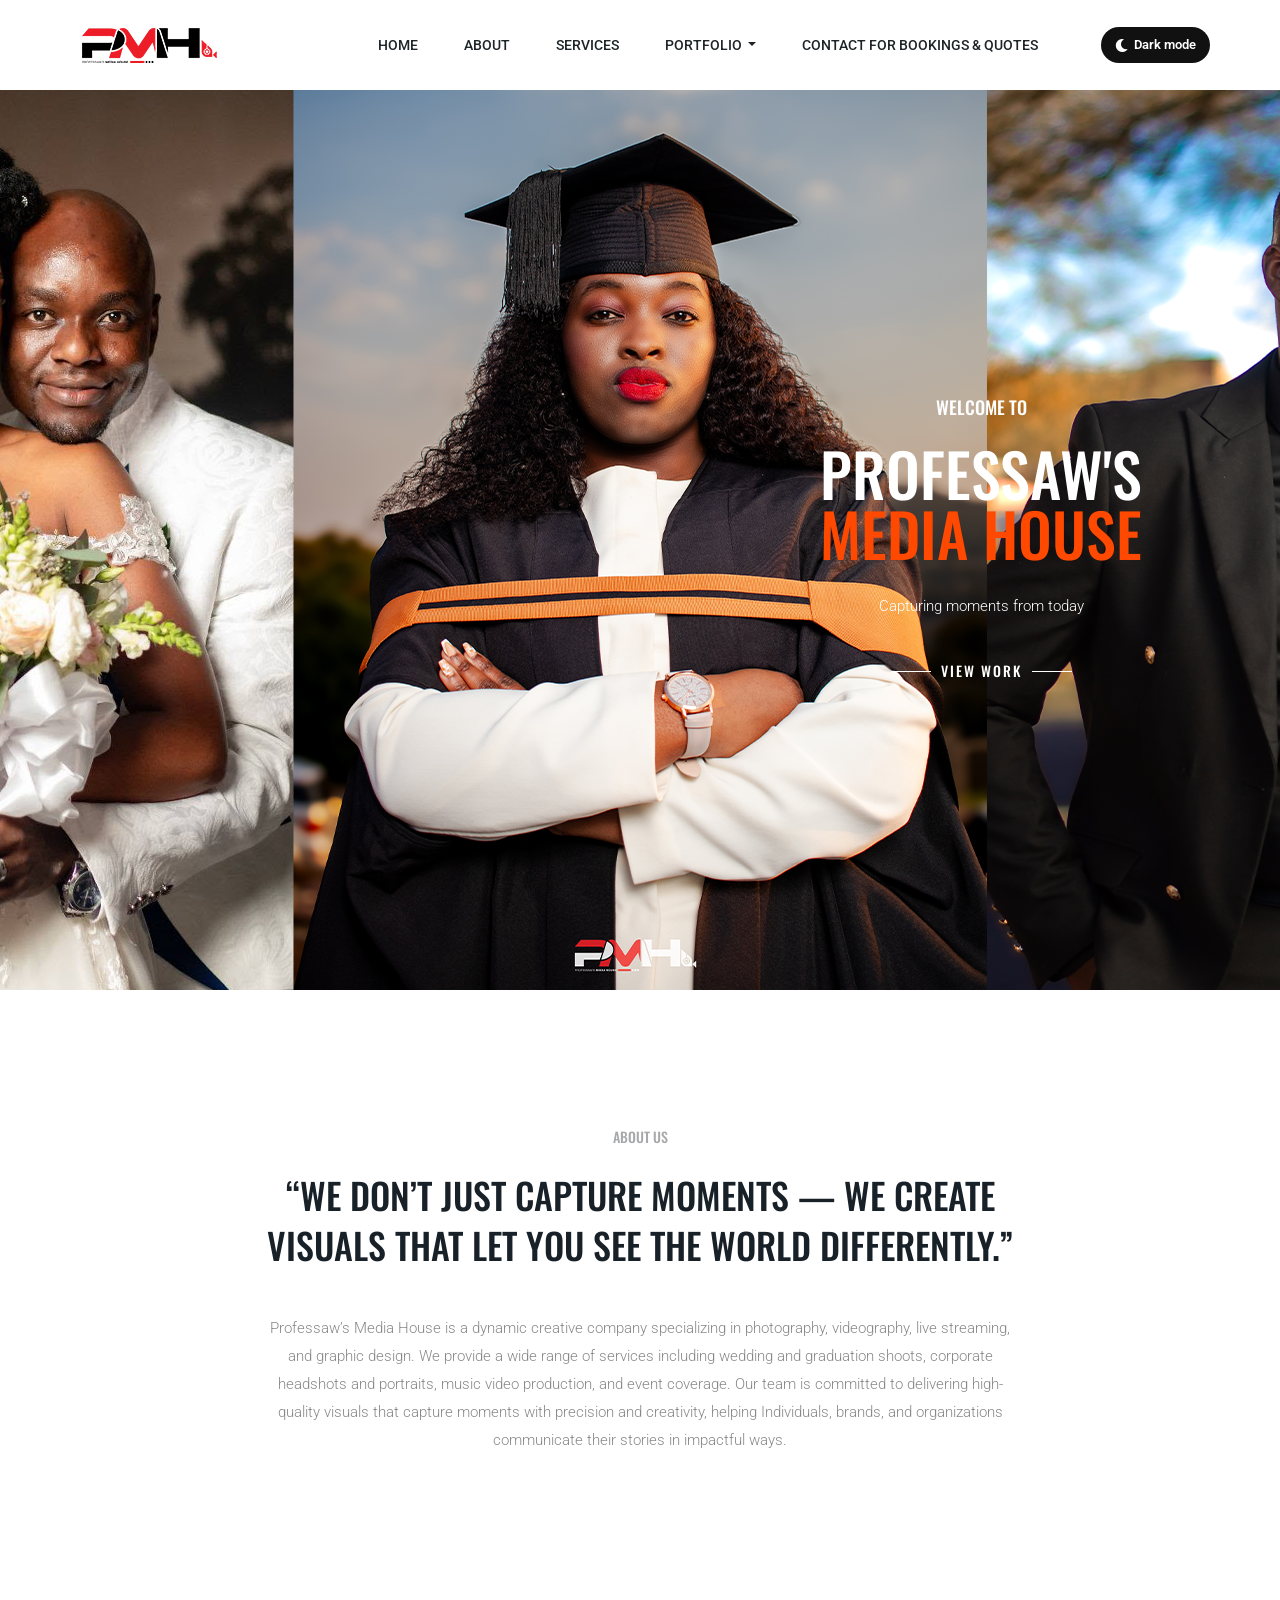
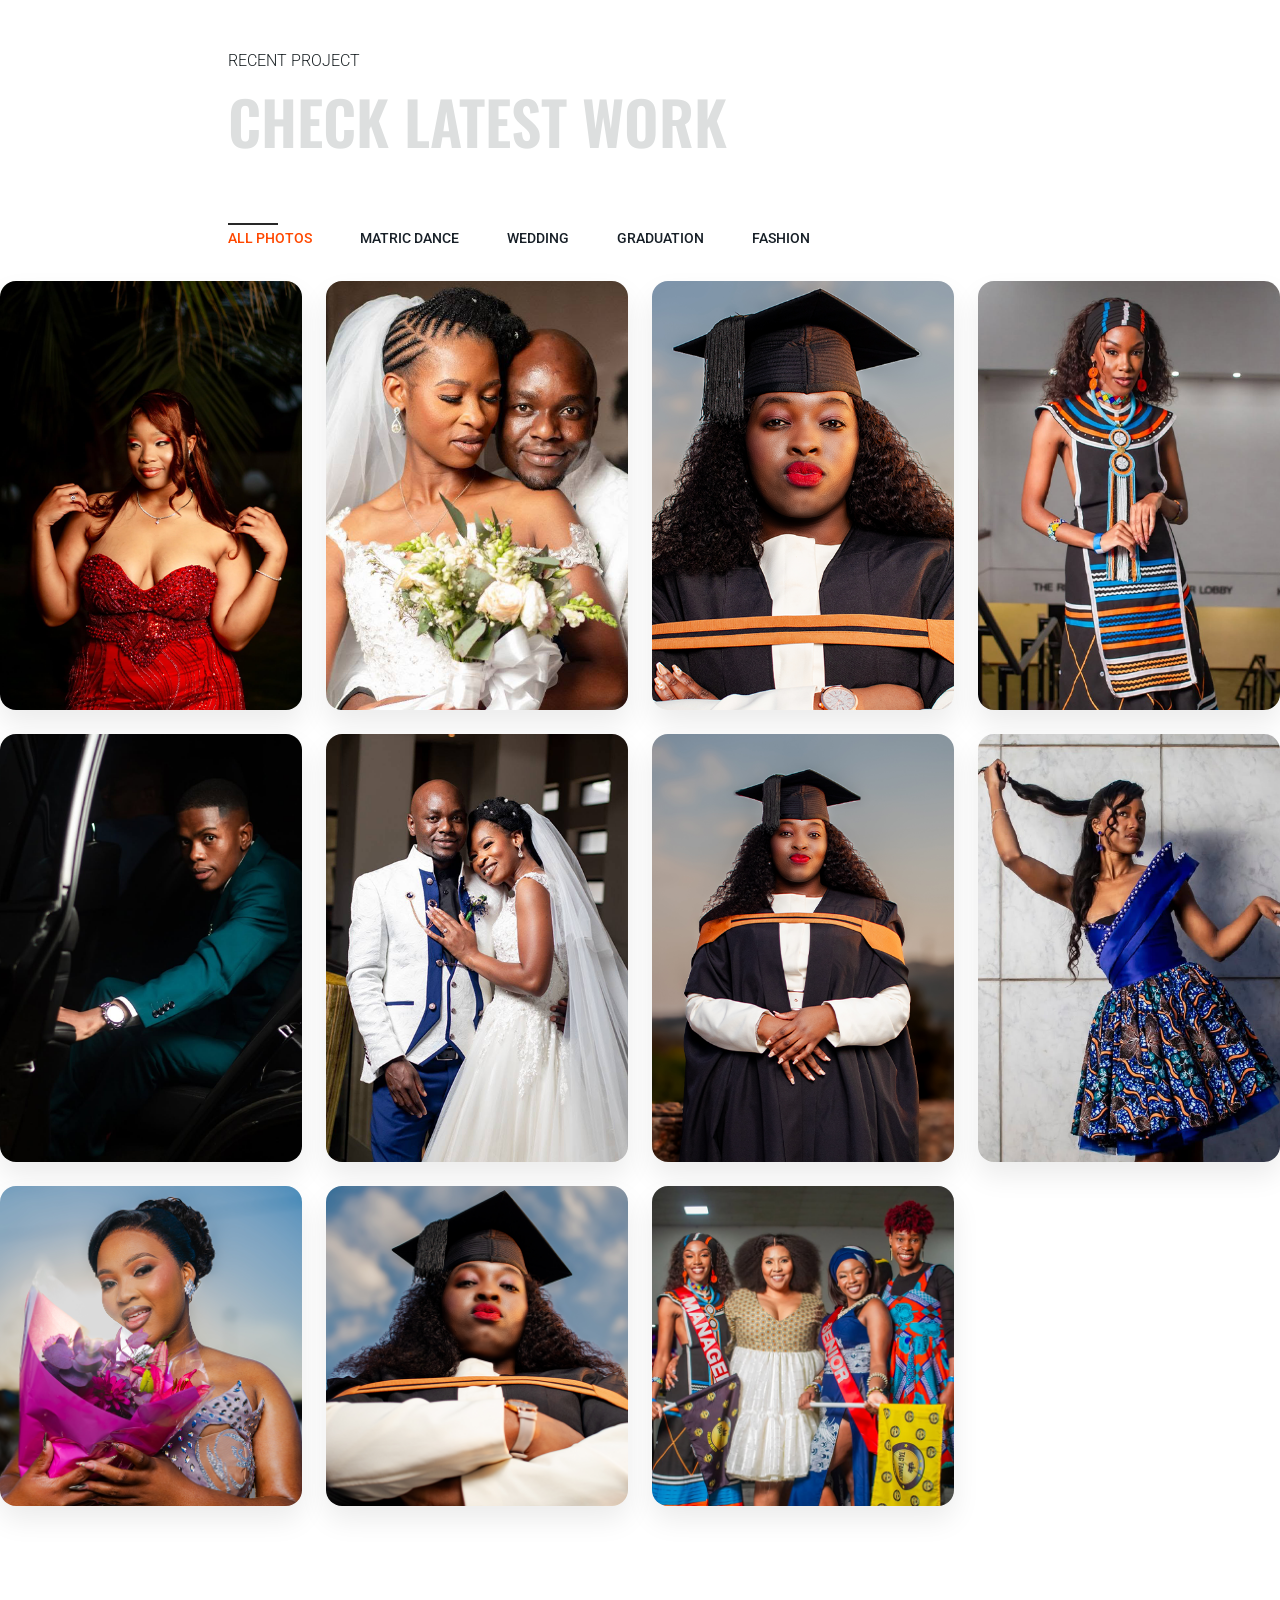
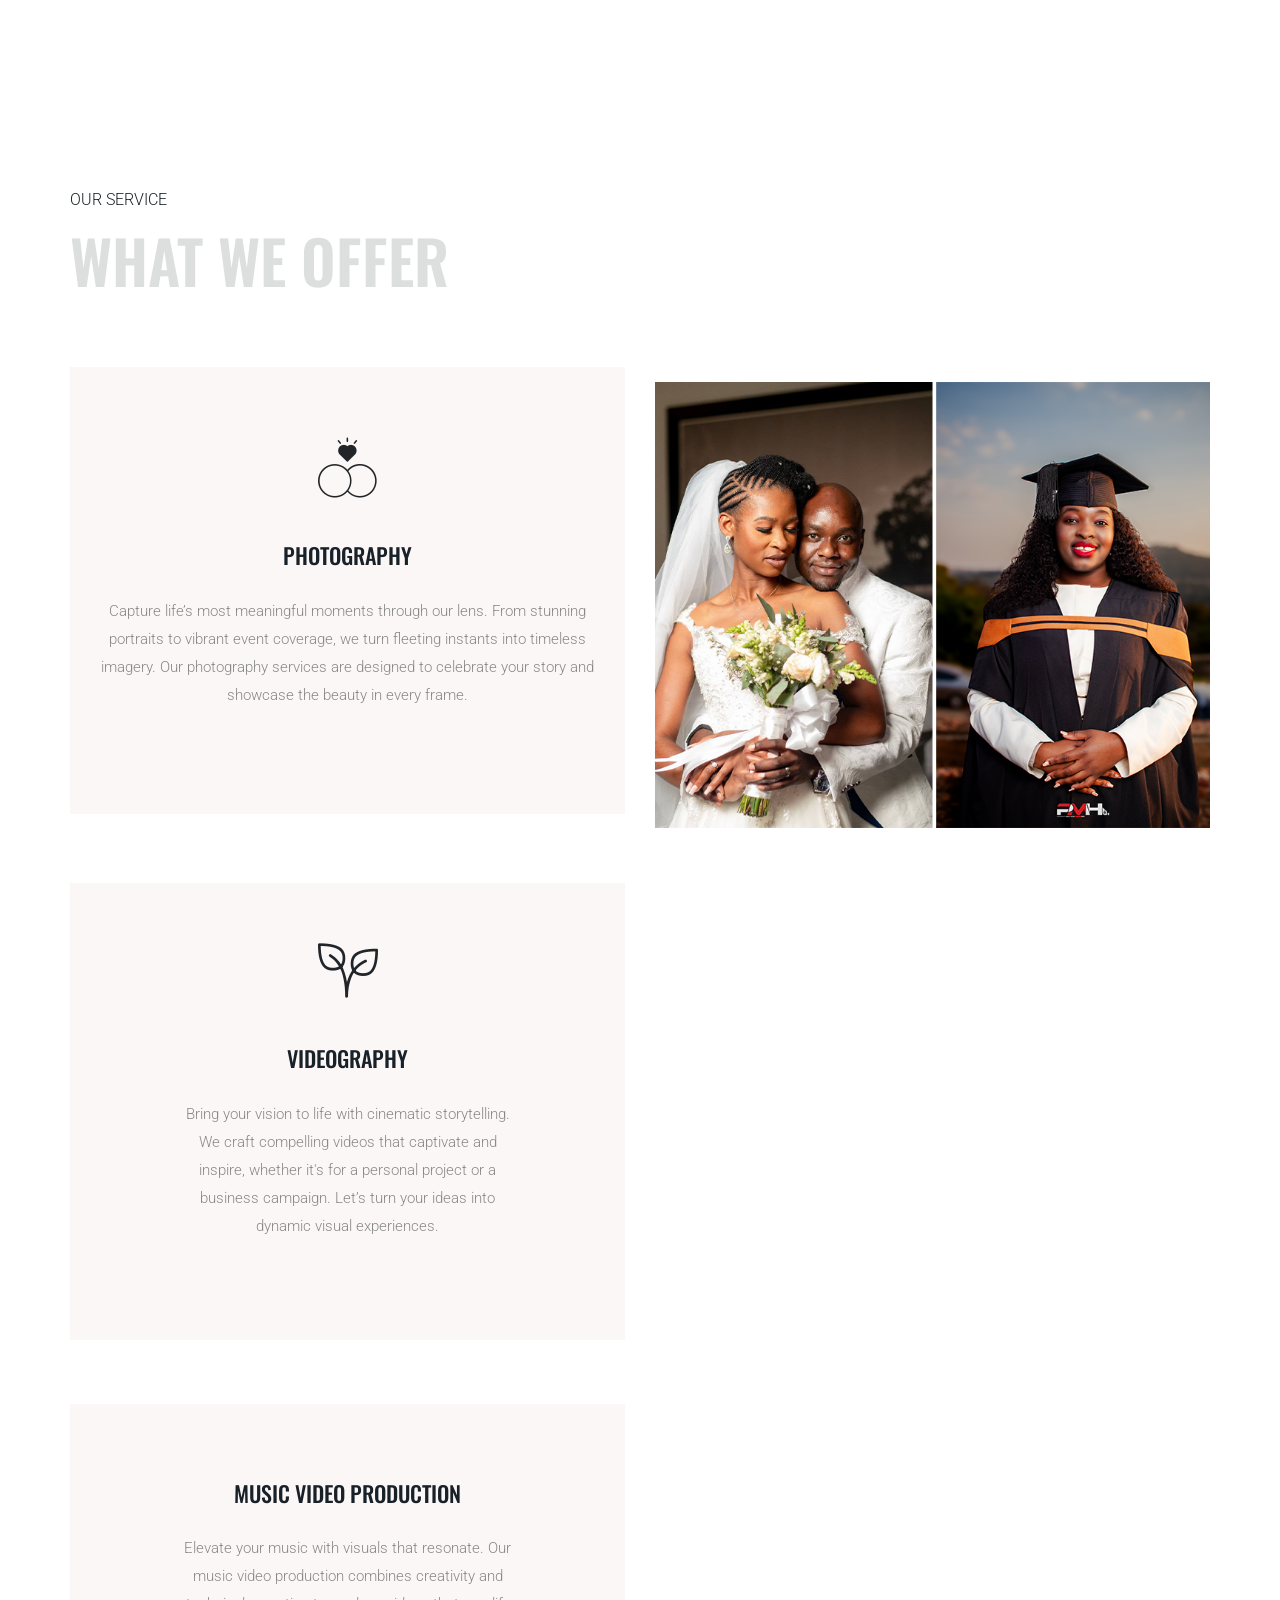
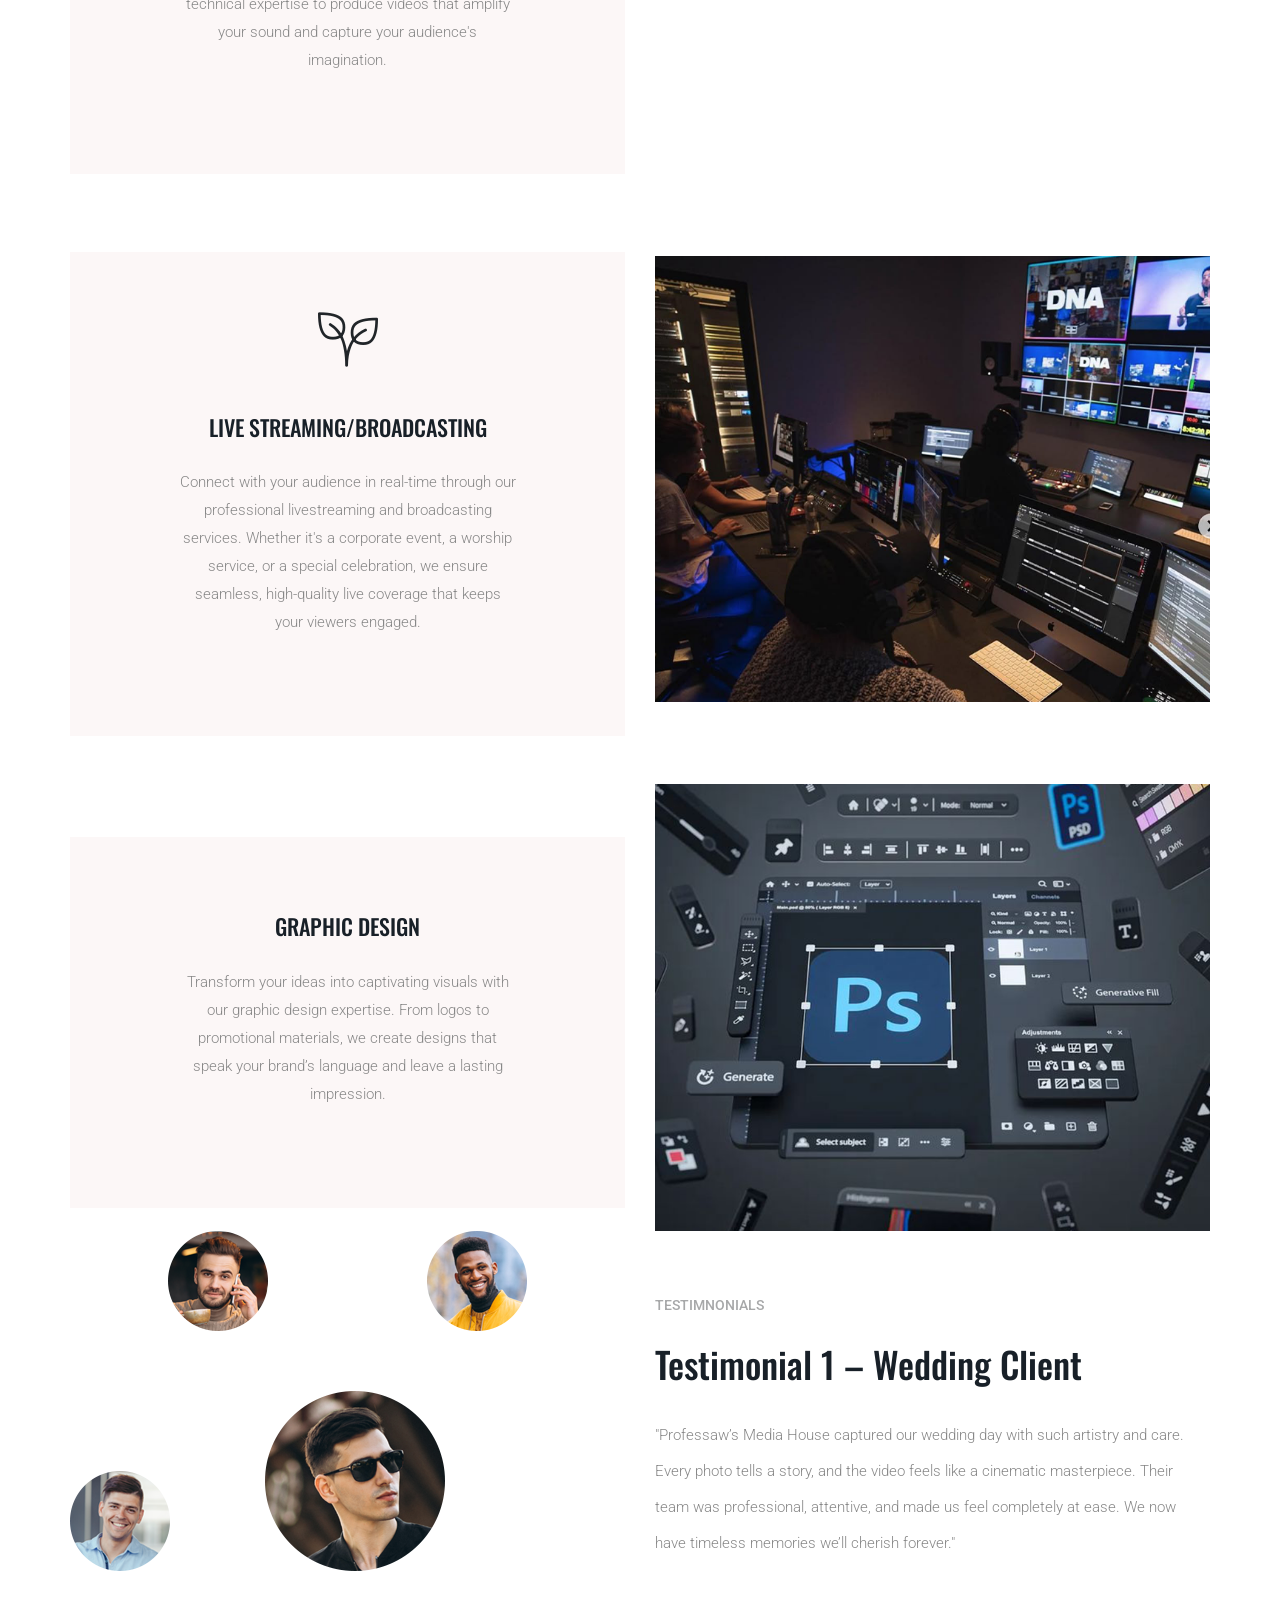
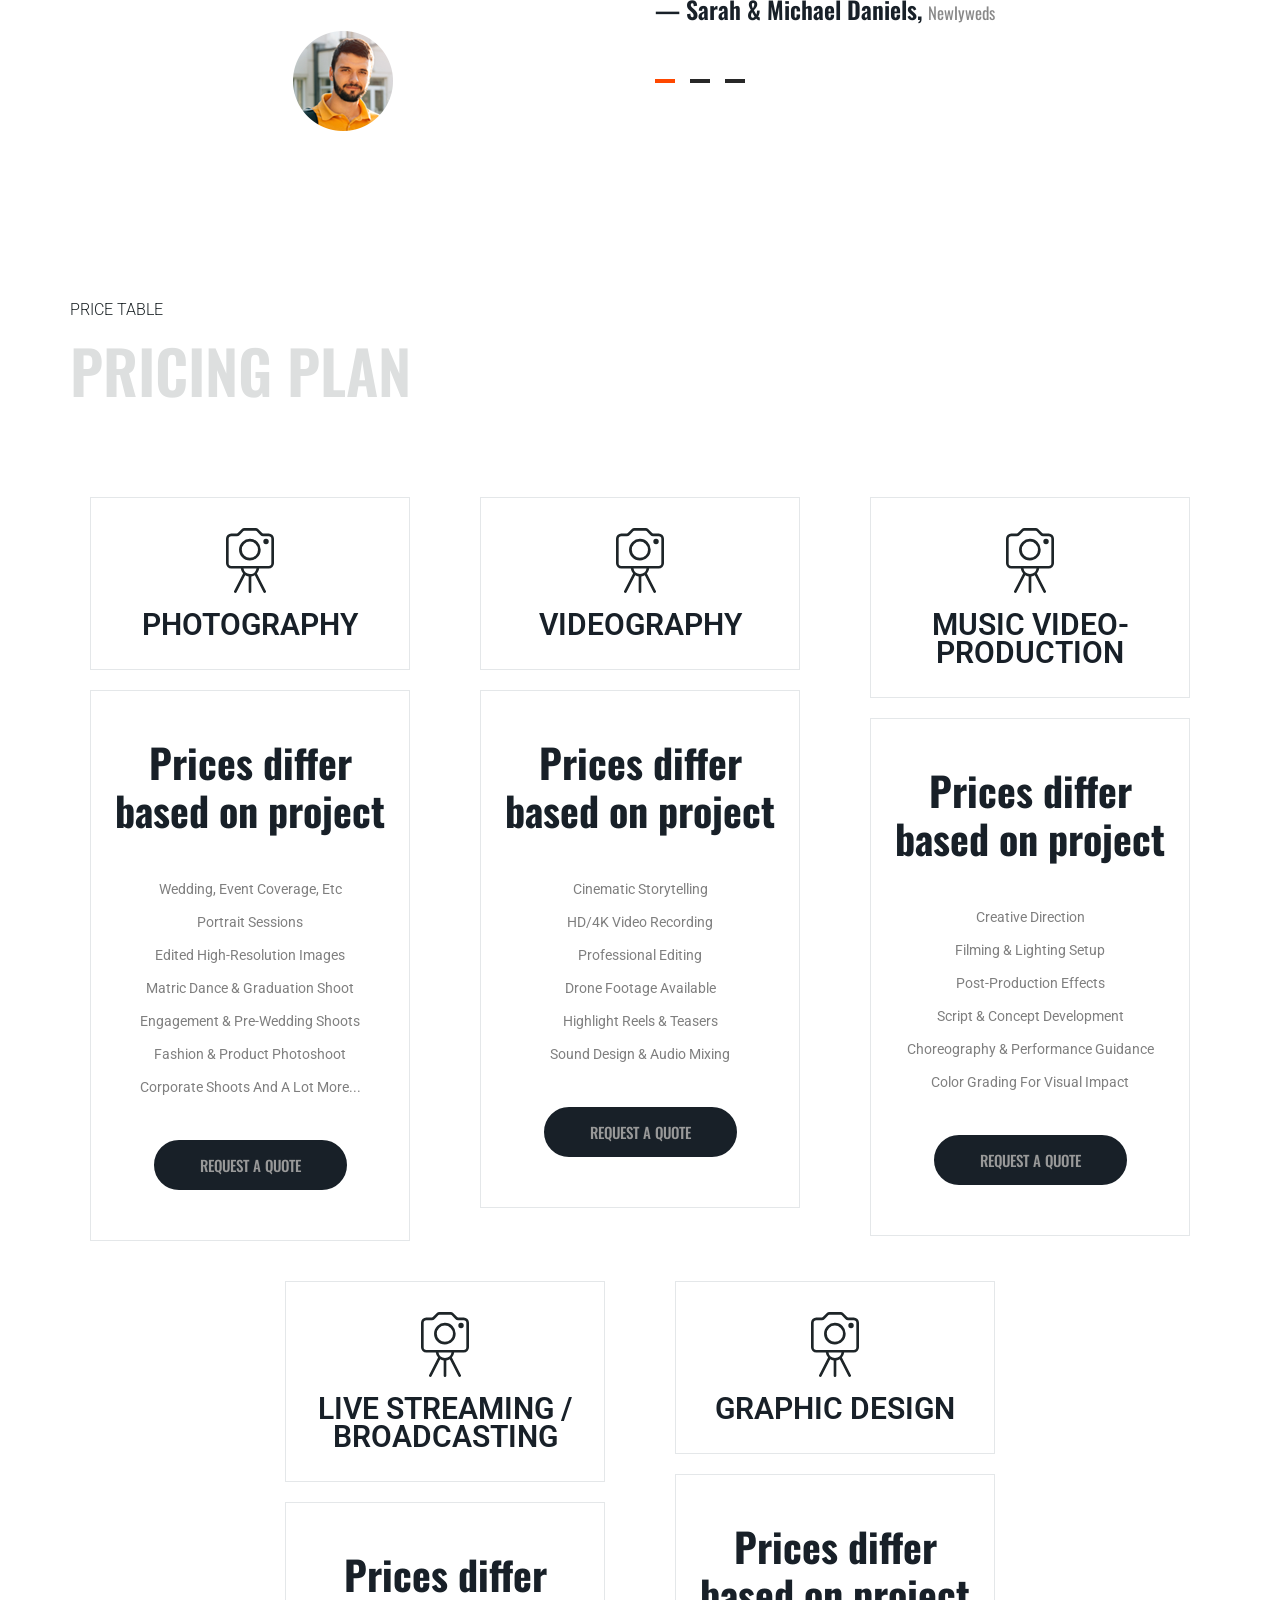
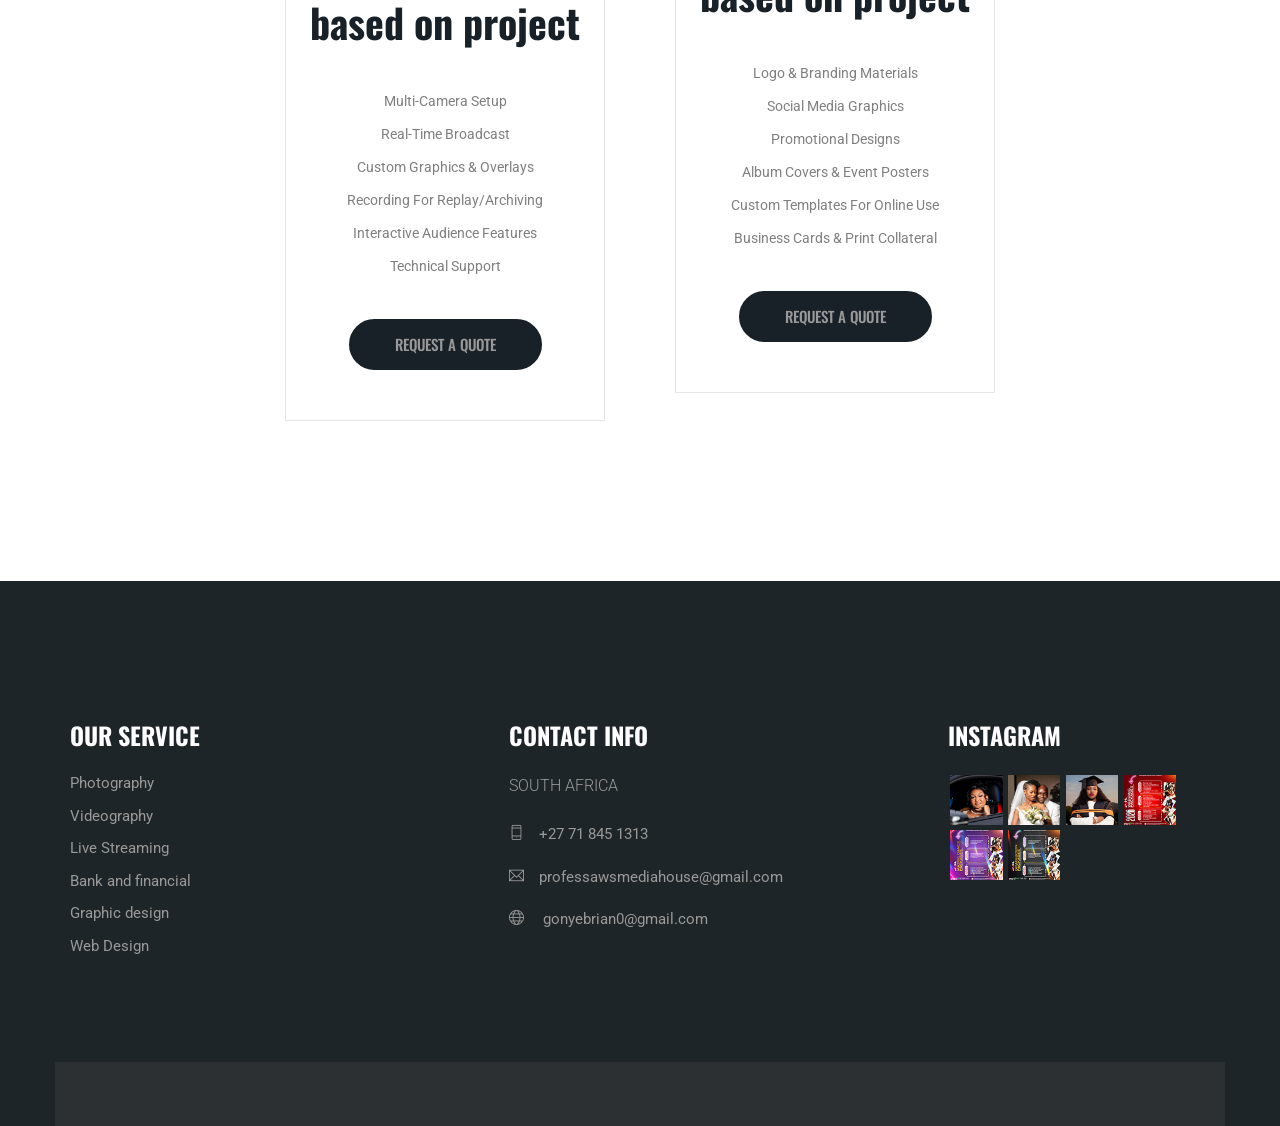
<file: index.html>
<!doctype html>
<html lang="zxx">

<head>
    <!-- Required meta tags -->
    <meta charset="utf-8">
    <meta name="viewport" content="width=device-width, initial-scale=1, shrink-to-fit=no">
    <title>Professaw's Media House</title>
    <link rel="icon" href="img/favicon.png">
    <!-- Bootstrap CSS -->
    <link rel="stylesheet" href="css/bootstrap.min.css">
    <!-- animate CSS -->
    <link rel="stylesheet" href="css/animate.css">
    <!-- owl carousel CSS -->
    <link rel="stylesheet" href="css/owl.carousel.min.css">
    <!-- font awesome CSS -->
    <link rel="stylesheet" href="css/all.css">
    <!-- flaticon CSS -->
    <link rel="stylesheet" href="css/flaticon.css">
    <link rel="stylesheet" href="css/themify-icons.css">
    <link rel="stylesheet" href="css/swiper.min.css">
    <!-- font awesome CSS -->
    <link rel="stylesheet" href="css/magnific-popup.css">
    <!-- swiper CSS -->
    <link rel="stylesheet" href="css/slick.css">
    <!-- style CSS -->
    <link rel="stylesheet" href="css/style.css">
    

</head>

<body>
    <!--::header part start::-->
    <header class="main_menu home_menu">
        <div class="container">
            <div class="row align-items-center">
                <div class="col-lg-12">
                    <nav class="navbar navbar-expand-lg navbar-light">
                        <a class="navbar-brand" href="index.html"> <img src="img/logo.png" alt="logo"> </a>
                        <button class="navbar-toggler" type="button" data-toggle="collapse"
                            data-target="#navbarSupportedContent" aria-controls="navbarSupportedContent"
                            aria-expanded="false" aria-label="Toggle navigation">
                            <span class="menu_icon"><i class="fas fa-bars"></i></span>
                        </button>

                        <div class="collapse navbar-collapse main-menu-item" id="navbarSupportedContent">
                            <ul class="navbar-nav">
                                <li class="nav-item">
                                    <a class="nav-link" href="index.html">Home</a>
                                </li>
                                <li class="nav-item">
                                    <a class="nav-link" href="about.html">about</a>
                                </li>
                                <li class="nav-item">
                                    <a class="nav-link" href="services.html">services</a>
                                </li>
                                <li class="nav-item dropdown">
                                    <a class="nav-link dropdown-toggle" href="" id="navbarDropdownpro"
                                        role="button" data-toggle="dropdown" aria-haspopup="true" aria-expanded="false">
                                        portfolio
                                    </a>
                                    <div class="dropdown-menu" aria-labelledby="navbarDropdownpro">
                                        <a class="dropdown-item" href="portfolio.html">portfolio</a>
                                    </div>
                                </li>

                                <li class="nav-item">
                                    <a class="nav-link" href="contact.html">contact for bookings & quotes</a>
                                </li>
                            </ul>
                        </div>
                        <div class="dropdown cart">
                            <a class="dropdown-toggle" href="#" id="navbarDropdown3" role="button"
                                data-toggle="dropdown" aria-haspopup="true" aria-expanded="false">
                                
                            </a>
                            <!-- <div class="dropdown-menu" aria-labelledby="navbarDropdown">
                                    <div class="single_product">
    
                                    </div>
                                </div> -->
                        </div>
                    </nav>
                </div>
            </div>
        </div>
    </header>
    <!-- Header part end-->

    <!--::banner part start::-->
    <section class="banner_part">
        <div class="container">
            <div class="row align-items-center justify-content-end">
                <div class="col-lg-5">
                    <div class="banner_text text-center">
                        <div class="banner_text_iner">
                            <h5>Welcome to</h5>
                            <h1>Professaw's <span>Media House</span></h1>
                            <p>Capturing moments from today</p>
                            <a href="#gallery" class="btn_1">view work</a>
                        </div>
                    </div>
                </div>
            </div>
        </div>
    </section>
    <!--::banner part start::-->

    <!--::about_us part start::-->
    <section class="about_us padding_top">
        <div class="container">
            <div class="row align-items-center justify-content-center">
                <div class="col-lg-8">
                    <div class="about_us_text text-center">
                        <h5>About Us</h5>
                        <h2>“We don’t just capture moments — 
                            we create visuals that let you see the world differently.”</h2>
                        <p>Professaw’s Media House is a dynamic creative company 
                            specializing in photography, videography, live streaming, 
                            and graphic design. We provide a wide range of services 
                            including wedding and graduation shoots, corporate headshots 
                            and portraits, music video production, and event coverage. Our 
                            team is committed to delivering high-quality visuals that capture 
                            moments with precision and creativity, helping Individuals, brands, 
                            and organizations communicate their stories in impactful ways.</p>
                        
                    </div>
                </div>
            </div>
        </div>
    </section>
    <!--::about_us part end::-->

    <!-- gallery_part part start-->
    <section class="gallery_part section_padding" id="gallery">
        <div class="container-fluid">
            <div class="row">
                <div class="col-lg-5 offset-lg-2">
                    <div class="section_tittle">
                        <p>recent project</p>
                        <h2>Check latest work</h2>
                    </div>
                </div>
            </div>
            <div class="row">
                <div class="col-lg-8 offset-lg-2">
                    <div class="portfolio-filter filters">
                        <ul>
                            <li class="active" data-filter="all">All photos</li>
                            <li data-filter="1"> matric dance</li>
                            <li data-filter="2">wedding</li>
                            <li data-filter="3">graduation</li>
                            <li data-filter="4">FASHION</li>
                        </ul>
                    </div>
                </div>
            </div>
            <div class="row">
                <div class="col-xl-12">
                    <div class="gallery_part_item filtr-container">
                        <a href="img/gallery/gallery_item_1.png" class="img-gal filtr-item" data-category="1">
                            <img src="img/gallery/gallery_item_1.png" alt="Graduation photography">
                            <div class="single_gallery_item">
                                <div class="single_gallery_item_iner">
                                    <div class="gallery_item_text">
                                        <p>Graduation photography</p>
                                        <h4>Smiling beutiful women</h4>
                                    </div>
                                </div>
                            </div>
                        </a>
                        <a href="img/gallery/gallery_item_2.png" class="img-gal width-1 filtr-item" data-category="2">
                            <img src="img/gallery/gallery_item_2.png" alt="Fashion photography">
                            <div class="single_gallery_item">
                                <div class="single_gallery_item_iner">
                                    <div class="gallery_item_text">
                                        <p>Fashion photography</p>
                                        <h4>Smiling beutiful women</h4>
                                    </div>
                                </div>
                            </div>
                        </a>
                        <a href="img/gallery/gallery_item_3.png" class="img-gal width-2 filtr-item" data-category="3">
                            <img src="img/gallery/gallery_item_3.png" alt="Fashion photography">
                            <div class="single_gallery_item">
                                <div class="single_gallery_item_iner">
                                    <div class="gallery_item_text">
                                        <p>Fashion photography</p>
                                        <h4>Smiling beutiful women</h4>
                                    </div>
                                </div>
                            </div>
                        </a>
                        <a href="img/gallery/gallery_item_4.png" class="img-gal width-2 filtr-item" data-category="4">
                            <img src="img/gallery/gallery_item_4.png" alt="Fashion photography">
                            <div class="single_gallery_item">
                                <div class="single_gallery_item_iner">
                                    <div class="gallery_item_text">
                                        <p>Fashion photography</p>
                                        <h4>Smiling beutiful women</h4>
                                    </div>
                                </div>
                            </div>
                        </a>
                        <a href="img/gallery/gallery_item_5.png" class="img-gal width-1 filtr-item" data-category="1">
                            <img src="img/gallery/gallery_item_5.png" alt="Fashion photography">
                            <div class="single_gallery_item">
                                <div class="single_gallery_item_iner">
                                    <div class="gallery_item_text">
                                        <p>Fashion photography</p>
                                        <h4>Smiling beutiful women</h4>
                                    </div>
                                </div>
                            </div>
                        </a>
                        <a href="img/gallery/gallery_item_6.png" class="img-gal filtr-item" data-category="2">
                            <img src="img/gallery/gallery_item_6.png" alt="Fashion photography">
                            <div class="single_gallery_item">
                                <div class="single_gallery_item_iner">
                                    <div class="gallery_item_text">
                                        <p>Fashion photography</p>
                                        <h4>Smiling beutiful women</h4>
                                    </div>
                                </div>
                            </div>
                        </a>
                        <a href="img/gallery/gallery_item_3b.png" class="img-gal width-2 filtr-item" data-category="3">
                            <img src="img/gallery/gallery_item_3b.png" alt="Fashion photography">
                            <div class="single_gallery_item">
                                <div class="single_gallery_item_iner">
                                    <div class="gallery_item_text">
                                        <p>Fashion photography</p>
                                        <h4>Smiling beutiful women</h4>
                                    </div>
                                </div>
                            </div>
                        </a>
                         <a href="img/gallery/gallery_item_4b.png" class="img-gal width-2 filtr-item" data-category="4">
                            <img src="img/gallery/gallery_item_4b.png" alt="Fashion photography">
                            <div class="single_gallery_item">
                                <div class="single_gallery_item_iner">
                                    <div class="gallery_item_text">
                                        <p>Fashion photography</p>
                                        <h4>Smiling beutiful women</h4>
                                    </div>
                                </div>
                            </div>
                        </a>
                        <a href="img/gallery/gallery_item_9.png" class="img-gal filtr-item" data-category="1">
                            <img src="img/gallery/gallery_item_9.png" alt="Fashion photography">
                            <div class="single_gallery_item">
                                <div class="single_gallery_item_iner">
                                    <div class="gallery_item_text">
                                        <p>Fashion photography</p>
                                        <h4>Smiling beutiful women</h4>
                                    </div>
                                </div>
                            </div>
                        </a>
                        
                        <a href="img/gallery/gallery_item_3c.png" class="img-gal width-2 filtr-item" data-category="3">
                            <img src="img/gallery/gallery_item_3c.png" alt="Fashion photography">
                            <div class="single_gallery_item">
                                <div class="single_gallery_item_iner">
                                    <div class="gallery_item_text">
                                        <p>Fashion photography</p>
                                        <h4>Smiling beutiful women</h4>
                                    </div>
                                </div>
                            </div>
                        </a>
                        
                       
                        <a href="img/gallery/gallery_item_4c.png" class="img-gal width-2 filtr-item" data-category="4">
                            <img src="img/gallery/gallery_item_4c.png" alt="Fashion photography">
                            <div class="single_gallery_item">
                                <div class="single_gallery_item_iner">
                                    <div class="gallery_item_text">
                                        <p>Fashion photography</p>
                                        <h4>Smiling beutiful women</h4>
                                    </div>
                                </div>
                            </div>
                        </a>
                       
                    </div>
                </div>
            </div>
        </div>
    </section>
    <!-- gallery_part part end-->

       <!--::our_service part start::-->
    <section class="our_service padding_top">
        <div class="container">
            <div class="row">
                <div class="col-lg-6">
                    <div class="section_tittle">
                        <p>our service</p>
                        <h2>what we offer</h2>
                    </div>
                </div>
            </div>
            <div class="row align-items-center">
                <div class="col-lg-6 col-md-6">
                    <div class="single_offer_text text-center wedding">
                        <span class="flaticon-love-and-romance"></span>
                        <h4>Photography</h4>
                        <p>Capture life’s most meaningful moments through our lens. 
                            From stunning portraits to vibrant event coverage, we turn fleeting instants into timeless imagery. 
                            Our photography services are designed to celebrate your story and showcase the beauty in every frame.</p>
                       
                    </div>
                </div>
                <div class="col-lg-6 col-md-6">
                    <div class="single_offer_img d-none d-md-block">
                        <img src="img/single_offer_img_2.png" alt="">
                    </div>
                </div>
            </div>
            <div class="row align-items-center">
                <div class="col-lg-6 col-md-6">
                    <div class="single_offer_text text-center nature">
                        <span class="flaticon-leaf"></span>
                        <h4>Videography</h4>
                        <p>Bring your vision to life with cinematic storytelling. 
                            We craft compelling videos that captivate and inspire, 
                            whether it's for a personal project or a business campaign. 
                            Let’s turn your ideas into dynamic visual experiences.</p>
                        
                    </div>
                </div>
                <div class="col-lg-6 col-md-6">
                    <div class="single_offer_img d-none d-md-block">
                        <iframe
                            src="https://www.instagram.com/reel/DU2vONIDKEf/embed/captioned/"
                            width="100%"
                            height="500"
                            frameborder="0"
                            scrolling="no"
                            allowtransparency="true">
                        </iframe>
                    </div>
                </div>
            </div>
            <div class="row align-items-center mt-4">
                <div class="col-lg-6 col-md-6">
                    <div class="single_offer_text text-center nature">
                        <span class="flaticon-camera"></span>
                        <h4>Music Video Production</h4>
                        <p>Elevate your music with visuals that resonate. 
                            Our music video production combines creativity 
                            and technical expertise to produce videos that amplify your sound 
                            and capture your audience's imagination.</p>
                        
                    </div>
                </div>
                <div class="col-lg-6 col-md-6">
                    <div class="single_offer_img d-none d-md-block">
                        <iframe
                            width="100%"
                            height="360"
                            src="https://www.youtube.com/embed/PNqjnmK3NOo"
                            title="YouTube video player"
                            frameborder="0"
                            allow="accelerometer; autoplay; clipboard-write; encrypted-media; gyroscope; picture-in-picture"
                            allowfullscreen>
                        </iframe>
                    </div>
                </div>
            </div>
            <div class="row align-items-center mt-5">
                <div class="col-lg-6 col-md-6">
                    <div class="single_offer_text text-center nature">
                        <span class="flaticon-leaf"></span>
                        <h4>Live Streaming/Broadcasting</h4>
                        <p>Connect with your audience in real-time through our professional livestreaming 
                            and broadcasting services. Whether it's a corporate event, a worship service, 
                            or a special celebration, we ensure seamless, high-quality live coverage that 
                            keeps your viewers engaged.</p>
                        
                    </div>
                </div>
                <div class="col-lg-6 col-md-6">
                    <div class="single_offer_img d-none d-md-block">
                        <img src="img/single_offer_img_4.png" alt="">
                    </div>
                </div>
            </div>
            <div class="row align-items-center mt-5">
                <div class="col-lg-6 col-md-6">
                    <div class="single_offer_text text-center nature">
                        <span class="flaticon-camera"></span>
                        <h4>Graphic Design</h4>
                        <p>Transform your ideas into captivating visuals with our graphic design expertise. 
                            From logos to promotional materials, we create designs that speak your brand’s language 
                            and leave a lasting impression.</p>
                        
                    </div>
                </div>
                <div class="col-lg-6 col-md-6">
                    <div class="single_offer_img d-none d-md-block">
                        <img src="img/single_offer_img_5.png" alt="">
                    </div>
                </div>
            </div>
        </div>
    </section>
    <!--::our_service part end::-->

    <!--::review_part part start::-->
    <section class="review_part">
        <div class="container">
            <div class="row align-items-center justify-content-between">
                <div class="col-md-5">
                    <div class="review_img">
                        <img src="img/review_bg.png" alt="">
                    </div>
                </div>
                <div class="col-md-6">
                    <div class="review_slider owl-carousel">
                        <div class="review_part_text">
                            <h5>Testimnonials</h5>
                            <h2>Testimonial 1 – Wedding Client</h2>
                            <p>"Professaw’s Media House captured our wedding day 
                                with such artistry and care. Every photo tells a story, 
                                and the video feels like a cinematic masterpiece. Their 
                                team was professional, attentive, and made us feel 
                                completely at ease. We now have timeless memories we’ll cherish forever."  </p>
                            <h3>— Sarah & Michael Daniels, <span>Newlyweds</span> </h3>
                        </div>
                        <div class="review_part_text">
                            <h2>Testimonial 2 – Corporate Client</h2>
                            <p>"We needed professional headshots and event coverage for our company, 
                                and Professaw’s Media House exceeded expectations. The quality of the 
                                images elevated our brand presence, and the turnaround time was impressive. 
                                They truly understand how to blend creativity with professionalism."  </p>
                            <h3>Thabo Mokoena, <span>Mark
                                eting Director at BrightEdge Solutions</span> </h3>
                        </div>
                        <div class="review_part_text">
                            <h2>Testimonial 3 – Graduation Client</h2>
                            <p>"Graduation is a once-in-a-lifetime milestone, and Professaw’s Media House 
                                captured mine perfectly. The photos were vibrant, detailed, and full of emotion. 
                                They managed to highlight both the joy of the moment and the pride of achievement. 
                                I couldn’t have asked for better."  </p>
                            <h3>Dakalo Moila, <span>University Graduate</span> </h3>
                        </div>
                    </div>

                </div>
            </div>
        </div>
    </section>
    <!--::review_part part end::-->

    <!--::pricing part start::-->
    <section class="pricing_part section_padding home_page_pricing">
        <div class="container">
            <div class="row">
                <div class="col-lg-6">
                    <div class="section_tittle">
                        <p>Price table</p>
                        <h2>pricing plan</h2>
                    </div>
                </div>
            </div>
            <div class="row justify-content-center">
                <div class="col-lg-4 col-sm-6">
                    <div class="single_pricing_part">
                        <div class="pricing_tittle">
                            <img src="img/icon/feature_icon_3.svg" alt="">
                            <p>PHOTOGRAPHY</p>
                        </div>
                        <div class="pricing_content">
                            <h3>Prices differ based on project <span></span></h3>
                            <ul>
                                <li>Wedding, Event Coverage, etc</li>
                                <li>Portrait Sessions</li>
                                <li>Edited High-Resolution Images</li>
                                <li>Matric Dance & Graduation Shoot</li>
                                <li>Engagement & Pre-Wedding Shoots</li>
                                <li>Fashion & Product Photoshoot</li>
                                <li>Corporate shoots And a lot more...</li>
                            </ul>
                            <a href="#" class="btn_2">REQUEST A QUOTE</a>
                        </div>
                    </div>
                </div>
                <div class="col-lg-4 col-sm-6">
                    <div class="single_pricing_part">
                        <div class="pricing_tittle">
                            <img src="img/icon/feature_icon_3.svg" alt="">
                            <p>VIDEOGRAPHY</p>
                        </div>
                        <div class="pricing_content">
                            <h3>Prices differ based on project <span></span></h3>
                            <ul>
                                <li>Cinematic Storytelling</li>
                                <li>HD/4K Video Recording</li>
                                <li>Professional Editing</li>
                                <li>Drone Footage Available</li>
                                <li>Highlight Reels & Teasers</li>
                                <li>Sound Design & Audio Mixing</li>
                            </ul>
                            <a href="#" class="btn_2">REQUEST A QUOTE</a>
                        </div>
                    </div>
                </div>
                <div class="col-lg-4 col-sm-6">
                    <div class="single_pricing_part">
                        <div class="pricing_tittle">
                            <img src="img/icon/feature_icon_3.svg" alt="">
                            <p>MUSIC VIDEO-PRODUCTION</p>
                        </div>
                        <div class="pricing_content">
                            <h3>Prices differ based on project  <span></span></h3>
                            <ul>
                                <li>Creative Direction</li>
                                <li>Filming & Lighting Setup</li>
                                <li>Post-Production Effects</li>
                                <li>Script & Concept Development</li>
                                <li>Choreography & Performance Guidance</li>
                                <li>Color Grading for Visual Impact</li>
                            </ul>
                            <a href="#" class="btn_2">REQUEST A QUOTE</a>
                        </div>
                    </div>
                </div>
                <div class="col-lg-4 col-sm-6">
                    <div class="single_pricing_part">
                        <div class="pricing_tittle">
                            <img src="img/icon/feature_icon_3.svg" alt="">
                            <p>LIVE STREAMING / BROADCASTING</p>
                        </div>
                        <div class="pricing_content">
                            <h3>Prices differ based on project <span></span></h3>
                            <ul>
                                <li>Multi-Camera Setup</li>
                                <li>Real-Time Broadcast</li>
                                <li>Custom Graphics & Overlays</li>
                                <li>Recording for Replay/Archiving</li>
                                <li>Interactive Audience Features</li>
                                <li>Technical Support</li>
                            </ul>
                            <a href="#" class="btn_2">REQUEST A QUOTE</a>
                        </div>
                    </div>
                </div>
                <div class="col-lg-4 col-sm-6">
                    <div class="single_pricing_part">
                        <div class="pricing_tittle">
                            <img src="img/icon/feature_icon_3.svg" alt="">
                            <p>GRAPHIC DESIGN</p>
                        </div>
                        <div class="pricing_content">
                            <h3>Prices differ based on project <span></span></h3>
                            <ul>
                                <li>Logo & Branding Materials</li>
                                <li>Social Media Graphics</li>
                                <li>Promotional Designs</li>
                                <li>Album Covers & Event Posters</li>
                                <li>Custom Templates for Online Use</li>
                                <li>Business Cards & Print Collateral</li>
                            </ul>
                            <a href="#" class="btn_2">REQUEST A QUOTE</a>
                        </div>
                    </div>
                </div>

            </div>
        </div>
    </section>
    <!--::pricing part end::-->


    <!--::footer_part start::-->
    <footer class="footer-area">
    <div class="container">
      <div class="row justify-content-between">
        <div class="col-sm-6 col-md-6 col-lg-3">
          <div class="single-footer-widget">
            <h4>Our Service</h4>
            <ul>
              <li><a href="#">Photography</a></li>
                            <li><a href="#">Videography</a></li>
                            <li><a href="#">Live Streaming</a></li>
                            <li><a href="#">Bank and financial</a></li>
                            <li><a href="#">Graphic design</a></li>
                            <li><a href="#">Web Design</a></li>
                        </ul>

          </div>
        </div>
        <div class="col-sm-6 col-md-6 col-lg-3">
          <div class="single-footer-widget footer_icon">
            <h4>Contact Info</h4>
            <p>SOUTH AFRICA</p>
            <ul>
              <li><a href="#"><i class="ti-mobile"></i>+27 71 845 1313</a></li>
              <li><a href="#"><i class="ti-email"></i>professawsmediahouse@gmail.com</a></li>
              <li><a href="#"><i class="ti-world"></i> gonyebrian0@gmail.com</a></li>
            </ul>
          </div>
        </div>
        <div class="col-sm-6 col-md-6 col-lg-3">
          <div class="single-footer-widget footer_3">
            <h4>Instagram</h4>
            <div class="footer_img">
              <div class="single_footer_img">
                <img src="img/footer_img/footer_img_1.png" alt="">
                <i class="ti-instagram"><a href="https://www.instagram.com/p/DT0iSm6DIP6/?utm_source=ig_web_copy_link&igsh=MzRlODBiNWFlZA==" target="_blank" style="color: inherit; text-decoration: none;">Instagram</a></i>
              </div>
              <div class="single_footer_img">
                <img src="img/footer_img/footer_img_2.png" alt="">
                <i class="ti-instagram"><a href="https://www.instagram.com/p/DEmghemtxWR/?utm_source=ig_web_copy_link&igsh=MzRlODBiNWFlZA==" target="_blank" style="color: inherit; text-decoration: none;">Instagram</a></i>
              </div>
              <div class="single_footer_img">
                <img src="img/footer_img/footer_img_3.png" alt="">
                <i class="ti-instagram"><a href="https://www.instagram.com/p/DZXX5W4DCg6/?utm_source=ig_web_copy_link&igsh=MzRlODBiNWFlZA==" target="_blank" style="color: inherit; text-decoration: none;">Instagram</a></i>
              </div>
              <div class="single_footer_img">
                <img src="img/footer_img/footer_img_4.png" alt="">
                <i class="ti-instagram"><a href="https://www.instagram.com/p/DT2iDekDKZJ/?utm_source=ig_web_copy_link&igsh=MzRlODBiNWFlZA==" target="_blank" style="color: inherit; text-decoration: none;">Instagram</a></i>
              </div>
              <div class="single_footer_img">
                <img src="img/footer_img/footer_img_5.png" alt="">
                <i class="ti-instagram"><a href="https://www.instagram.com/p/DT2h3QxDPOs/?utm_source=ig_web_copy_link&igsh=MzRlODBiNWFlZA==" target="_blank" style="color: inherit; text-decoration: none;">Instagram</a></i>
              </div>
              <div class="single_footer_img">
                <img src="img/footer_img/footer_img_6.png" alt="">
                <i class="ti-instagram"><a href="https://www.instagram.com/p/DT2hmI5jKUe/?utm_source=ig_web_copy_link&igsh=MzRlODBiNWFlZA==" target="_blank" style="color: inherit; text-decoration: none;">Instagram</a></i>
              </div>
                        </div>
                    </div>
                </div>
                
        <div class="container-fluid">
            <div class="row justify-content-center">
                <div class="col-lg-12">
                    <div class="copyright_part_text text-center">
                        
                </div>
            </div>
        </div>
    </footer>
    <!--::footer_part end::-->

    <!-- jquery plugins here-->
    <script src="js/jquery-1.12.1.min.js"></script>
    <!-- popper js -->
    <script src="js/popper.min.js"></script>
    <!-- bootstrap js -->
    <script src="js/bootstrap.min.js"></script>
    <!-- easing js -->
    <script src="js/jquery.magnific-popup.js"></script>
    <!-- swiper js -->
    <script src="js/swiper.min.js"></script>
    <!-- swiper js -->
    <script src="js/jquery.filterizr.min.js"></script>
    <!-- particles js -->
    <script src="js/owl.carousel.min.js"></script>
    <script src="js/jquery.nice-select.min.js"></script>
    <!-- slick js -->
    <script src="js/slick.min.js"></script>
    <script src="js/swiper.min.js"></script>
    <script src="js/jquery.counterup.min.js"></script>
    <script src="js/waypoints.min.js"></script>
    <script src="js/contact.js"></script>
    <script src="js/jquery.ajaxchimp.min.js"></script>
    <script src="js/jquery.form.js"></script>
    <script src="js/jquery.validate.min.js"></script>
    <script src="js/mail-script.js"></script>
    <!-- custom js -->
    <script src="js/custom.js"></script>
</body>

</html>
</file>
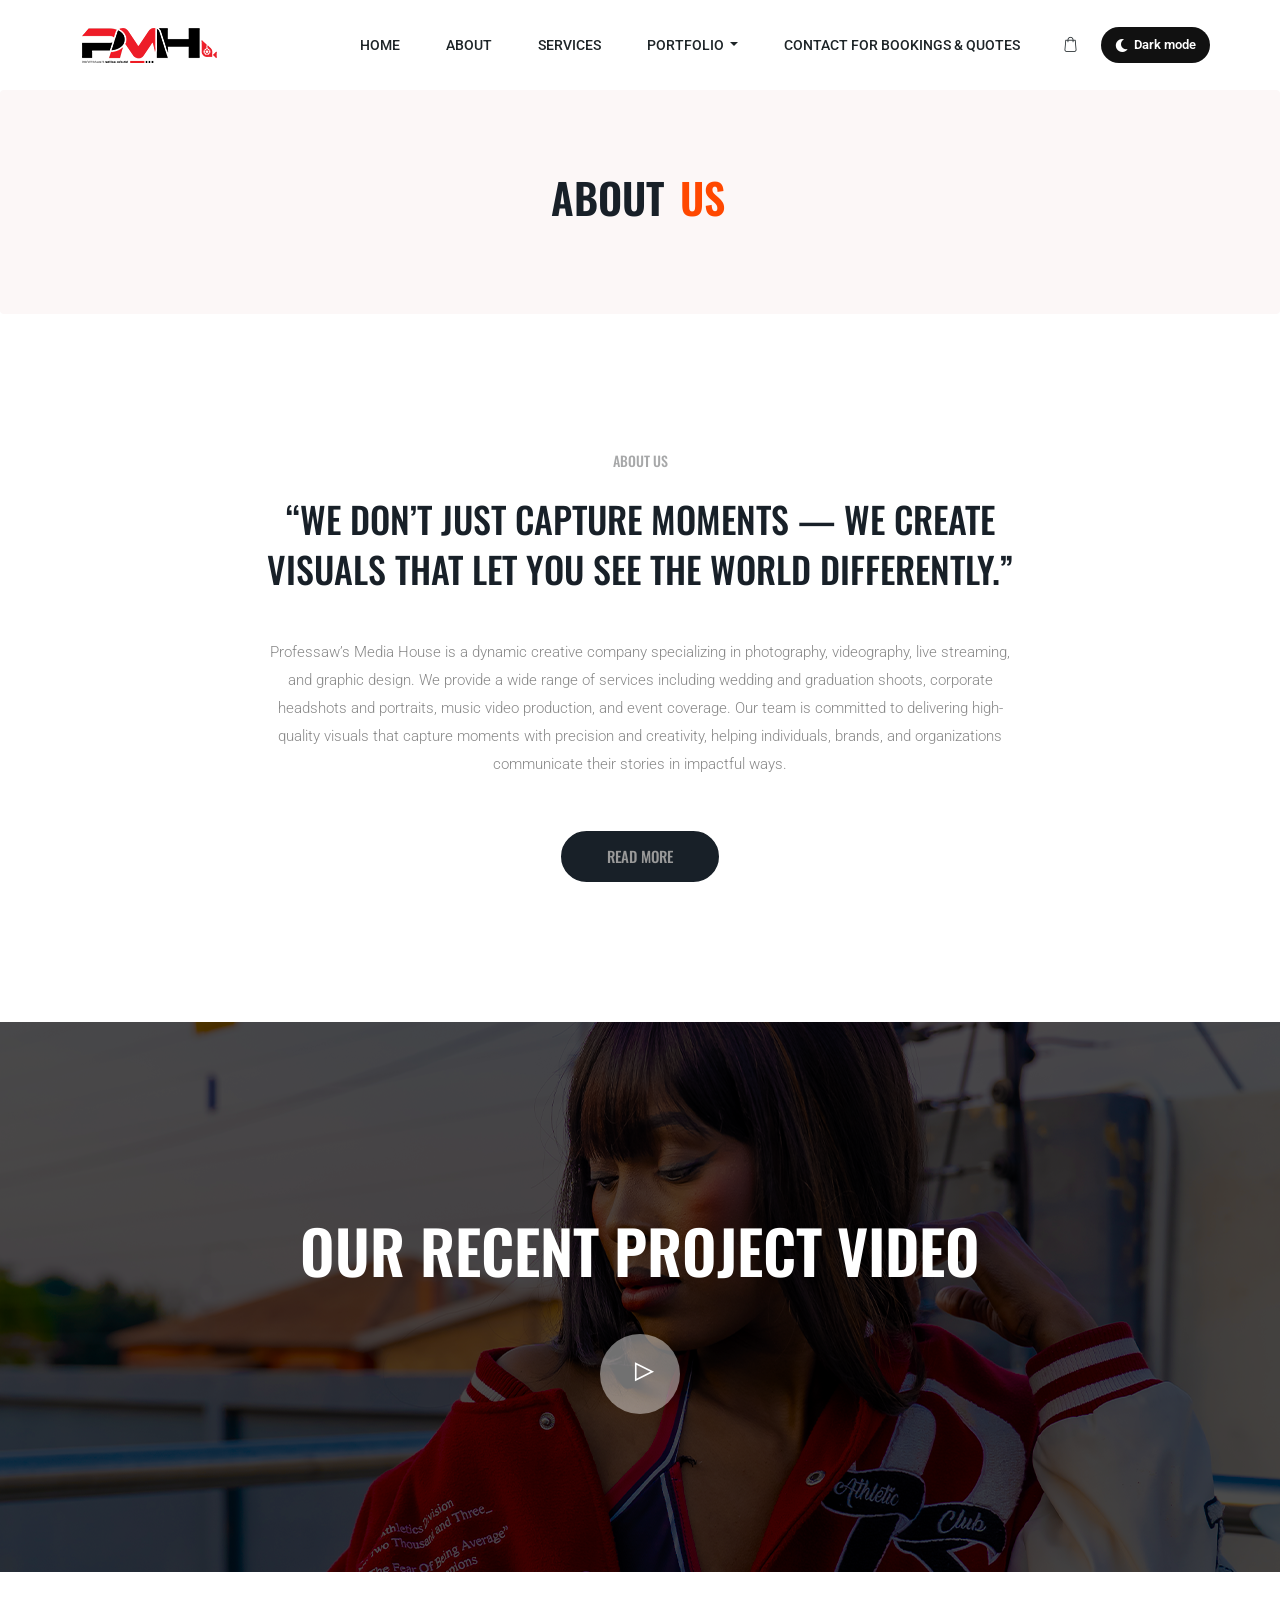
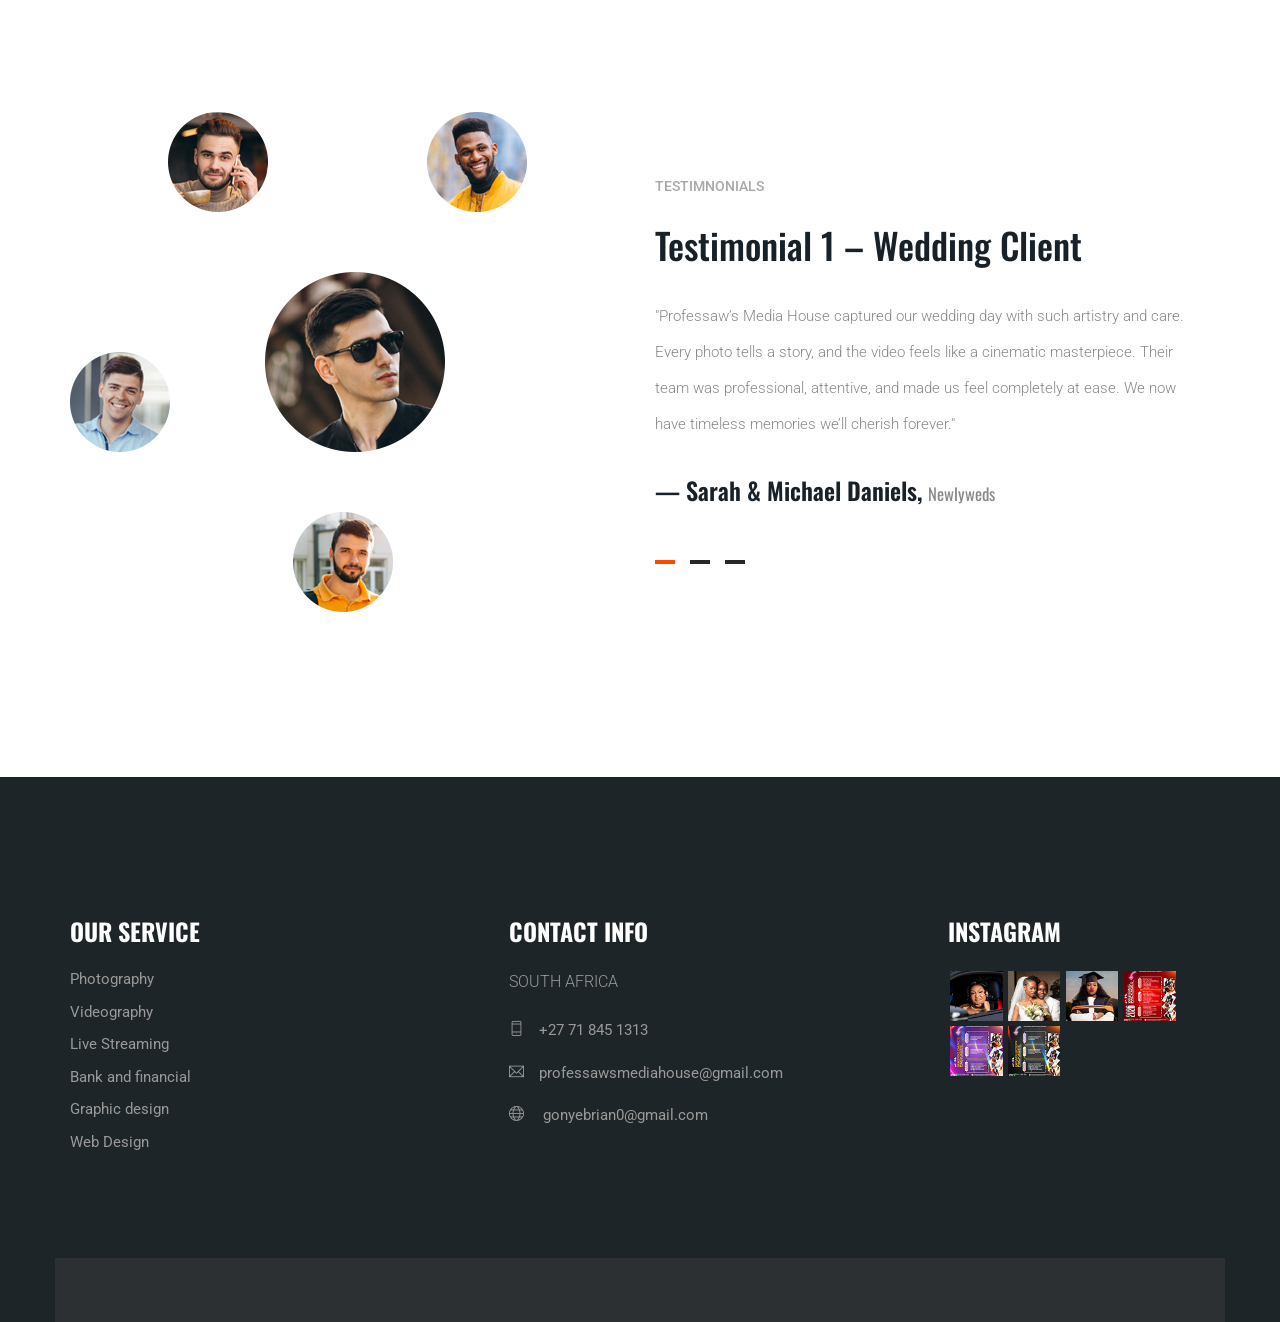
<file: about.html>
<!doctype html>
<html lang="zxx">

<head>
    <!-- Required meta tags -->
    <meta charset="utf-8">
    <meta name="viewport" content="width=device-width, initial-scale=1, shrink-to-fit=no">
    <title>Professaw's Media House</title>
    <link rel="icon" href="img/favicon.png">
    <!-- Bootstrap CSS -->
    <link rel="stylesheet" href="css/bootstrap.min.css">
    <!-- animate CSS -->
    <link rel="stylesheet" href="css/animate.css">
    <!-- owl carousel CSS -->
    <link rel="stylesheet" href="css/owl.carousel.min.css">
    <!-- font awesome CSS -->
    <link rel="stylesheet" href="css/all.css">
    <!-- flaticon CSS -->
    <link rel="stylesheet" href="css/flaticon.css">
    <link rel="stylesheet" href="css/themify-icons.css">
    <link rel="stylesheet" href="css/swiper.min.css">
    <!-- font awesome CSS -->
    <link rel="stylesheet" href="css/magnific-popup.css">
    <!-- swiper CSS -->
    <link rel="stylesheet" href="css/slick.css">
    <!-- style CSS -->
    <link rel="stylesheet" href="css/style.css">
</head>

<body>
    <!--::header part start::-->
    <header class="main_menu home_menu">
        <div class="container">
            <div class="row align-items-center">
                <div class="col-lg-12">
                    <nav class="navbar navbar-expand-lg navbar-light">
                        <a class="navbar-brand" href="index.html"> <img src="img/logo.png" alt="logo"> </a>
                        <button class="navbar-toggler" type="button" data-toggle="collapse"
                            data-target="#navbarSupportedContent" aria-controls="navbarSupportedContent"
                            aria-expanded="false" aria-label="Toggle navigation">
                            <span class="menu_icon"><i class="fas fa-bars"></i></span>
                        </button>

                        <div class="collapse navbar-collapse main-menu-item" id="navbarSupportedContent">
                            <ul class="navbar-nav">
                                <li class="nav-item">
                                    <a class="nav-link" href="index.html">Home</a>
                                </li>
                                <li class="nav-item">
                                    <a class="nav-link" href="about.html">about</a>
                                </li>
                                <li class="nav-item">
                                    <a class="nav-link" href="services.html">services</a>
                                </li>
                                <li class="nav-item dropdown">
                                    <a class="nav-link dropdown-toggle" href="" id="navbarDropdownpro" role="button"
                                        data-toggle="dropdown" aria-haspopup="true" aria-expanded="false">
                                        portfolio
                                    </a>
                                    <div class="dropdown-menu" aria-labelledby="navbarDropdownpro">
                                        <a class="dropdown-item" href="portfolio.html">portfolio</a>
                                    </div>
                                </li>

                                <li class="nav-item">
                                    <a class="nav-link" href="contact.html">contact for bookings & quotes</a>
                                </li>
                            </ul>
                        </div>
                        <div class="dropdown cart">
                            <a class="dropdown-toggle" href="#" id="navbarDropdown3" role="button"
                                data-toggle="dropdown" aria-haspopup="true" aria-expanded="false">
                                <i class="flaticon-bag"></i>
                            </a>
                            <!-- <div class="dropdown-menu" aria-labelledby="navbarDropdown">
                                        <div class="single_product">
        
                                        </div>
                                    </div> -->
                        </div>
                    </nav>
                </div>
            </div>
        </div>
    </header>
    <!-- Header part end-->

    <!-- breadcrumb start-->
    <section class="breadcrumb breadcrumb_bg">
        <div class="container">
            <div class="row">
                <div class="col-lg-12">
                    <div class="breadcrumb_iner text-center">
                        <div class="breadcrumb_iner_item">
                            <h2>about <span>us</span></h2>
                        </div>
                    </div>
                </div>
            </div>
        </div>
    </section>
    <!-- breadcrumb start-->

    <!--::about_us part start::-->
    <section class="about_us section_padding">
        <div class="container">
            <div class="row align-items-center justify-content-center">
                <div class="col-lg-8">
                    <div class="about_us_text text-center">
                        <h5>About us</h5>
                        <h2>“We don’t just capture moments — 
                            we create visuals that let you see the world differently.”</h2>
                        <p>Professaw’s Media House is a dynamic creative company 
                            specializing in photography, videography, live streaming, 
                            and graphic design. We provide a wide range of services 
                            including wedding and graduation shoots, corporate headshots 
                            and portraits, music video production, and event coverage. Our 
                            team is committed to delivering high-quality visuals that capture 
                            moments with precision and creativity, helping individuals, brands, 
                            and organizations communicate their stories in impactful ways.</p>
                        <a href="#" class="btn_2">read more</a>
                    </div>
                </div>
            </div>
        </div>
    </section>
    <!--::about_us part end::-->

    <!-- intro_video_bg start-->
    <section class="intro_video_bg">
        <div class="container">
            <div class="row">
                <div class="col-lg-12">
                    <div class="intro_video_iner text-center">
                        <h2>Our Recent project video</h2>
                        <div class="intro_video_icon">
                            <a id="play-video_1" class="video-play-button popup-youtube"
                                href="https://youtu.be/PNqjnmK3NOo?si=Ka02VkNF9HtySwuF">
                                <span class="ti-control-play"></span>
                            </a>
                        </div>
                    </div>
                </div>
            </div>
        </div>
    </section>
    <!-- intro_video_bg part start-->

    <!--::review_part part start::-->
    <section class="review_part section_padding">
        <div class="container">
            <div class="row align-items-center justify-content-between">
                <div class="col-md-6 col-lg-6">
                    <div class="review_img">
                        <img src="img/review_bg.png" alt="">
                    </div>
                </div>
                <div class="col-md-6">
                    <div class="review_slider owl-carousel">
                        <div class="review_part_text">
                            <h5>Testimnonials</h5>
                            <h2>Testimonial 1 – Wedding Client</h2>
                            <p>"Professaw’s Media House captured our wedding day 
                                with such artistry and care. Every photo tells a story, 
                                and the video feels like a cinematic masterpiece. Their 
                                team was professional, attentive, and made us feel 
                                completely at ease. We now have timeless memories we’ll cherish forever."  </p>
                            <h3>— Sarah & Michael Daniels, <span>Newlyweds</span> </h3>
                        </div>
                        <div class="review_part_text">
                            <h2>Testimonial 2 – Corporate Client</h2>
                            <p>"We needed professional headshots and event coverage for our company, 
                                and Professaw’s Media House exceeded expectations. The quality of the 
                                images elevated our brand presence, and the turnaround time was impressive. 
                                They truly understand how to blend creativity with professionalism."  </p>
                            <h3>Thabo Mokoena, <span>Marketing Director at BrightEdge Solutions</span> </h3>
                        </div>
                        <div class="review_part_text">
                            <h2>Testimonial 3 – Graduation Client</h2>
                            <p>"Graduation is a once-in-a-lifetime milestone, and Professaw’s Media House 
                                captured mine perfectly. The photos were vibrant, detailed, and full of emotion. 
                                They managed to highlight both the joy of the moment and the pride of achievement. 
                                I couldn’t have asked for better."  </p>
                            <h3>Dakalo Moila, <span>University Graduate</span> </h3>
                        </div>
                    </div>
                </div>
            </div>
        </div>
    </section>
    <!--::review_part part end::-->

    <!--::footer_part start::-->
    <footer class="footer-area">
    <div class="container">
      <div class="row justify-content-between">
        <div class="col-sm-6 col-md-6 col-lg-3">
          <div class="single-footer-widget">
            <h4>Our Service</h4>
            <ul>
              <li><a href="#">Photography</a></li>
                            <li><a href="#">Videography</a></li>
                            <li><a href="#">Live Streaming</a></li>
                            <li><a href="#">Bank and financial</a></li>
                            <li><a href="#">Graphic design</a></li>
                            <li><a href="#">Web Design</a></li>
                        </ul>

          </div>
        </div>
        <div class="col-sm-6 col-md-6 col-lg-3">
          <div class="single-footer-widget footer_icon">
            <h4>Contact Info</h4>
            <p>SOUTH AFRICA</p>
            <ul>
              <li><a href="#"><i class="ti-mobile"></i>+27 71 845 1313</a></li>
              <li><a href="#"><i class="ti-email"></i>professawsmediahouse@gmail.com</a></li>
              <li><a href="#"><i class="ti-world"></i> gonyebrian0@gmail.com</a></li>
            </ul>
          </div>
        </div>
        <div class="col-sm-6 col-md-6 col-lg-3">
          <div class="single-footer-widget footer_3">
            <h4>Instagram</h4>
            <div class="footer_img">
              <div class="single_footer_img">
                <img src="img/footer_img/footer_img_1.png" alt="">
                <i class="ti-instagram"><a href="https://www.instagram.com/p/DT0iSm6DIP6/?utm_source=ig_web_copy_link&igsh=MzRlODBiNWFlZA==" target="_blank" style="color: inherit; text-decoration: none;">Instagram</a></i>
              </div>
              <div class="single_footer_img">
                <img src="img/footer_img/footer_img_2.png" alt="">
                <i class="ti-instagram"><a href="https://www.instagram.com/p/DEmghemtxWR/?utm_source=ig_web_copy_link&igsh=MzRlODBiNWFlZA==" target="_blank" style="color: inherit; text-decoration: none;">Instagram</a></i>
              </div>
              <div class="single_footer_img">
                <img src="img/footer_img/footer_img_3.png" alt="">
                <i class="ti-instagram"><a href="https://www.instagram.com/p/DZXX5W4DCg6/?utm_source=ig_web_copy_link&igsh=MzRlODBiNWFlZA==" target="_blank" style="color: inherit; text-decoration: none;">Instagram</a></i>
              </div>
              <div class="single_footer_img">
                <img src="img/footer_img/footer_img_4.png" alt="">
                <i class="ti-instagram"><a href="https://www.instagram.com/p/DT2iDekDKZJ/?utm_source=ig_web_copy_link&igsh=MzRlODBiNWFlZA==" target="_blank" style="color: inherit; text-decoration: none;">Instagram</a></i>
              </div>
              <div class="single_footer_img">
                <img src="img/footer_img/footer_img_5.png" alt="">
                <i class="ti-instagram"><a href="https://www.instagram.com/p/DT2h3QxDPOs/?utm_source=ig_web_copy_link&igsh=MzRlODBiNWFlZA==" target="_blank" style="color: inherit; text-decoration: none;">Instagram</a></i>
              </div>
              <div class="single_footer_img">
                <img src="img/footer_img/footer_img_6.png" alt="">
                <i class="ti-instagram"><a href="https://www.instagram.com/p/DT2hmI5jKUe/?utm_source=ig_web_copy_link&igsh=MzRlODBiNWFlZA==" target="_blank" style="color: inherit; text-decoration: none;">Instagram</a></i>
              </div>
                        </div>
                    </div>
                </div>
               
        <div class="container-fluid">
            <div class="row justify-content-center">
                <div class="col-lg-12">
                    <div class="copyright_part_text text-center">
                        
                </div>
            </div>
        </div>
    </footer>
    <!--::footer_part end::-->

    <!-- jquery plugins here-->
    <script src="js/jquery-1.12.1.min.js"></script>
    <!-- popper js -->
    <script src="js/popper.min.js"></script>
    <!-- bootstrap js -->
    <script src="js/bootstrap.min.js"></script>
    <!-- easing js -->
    <script src="js/jquery.magnific-popup.js"></script>
    <!-- swiper js -->
    <script src="js/swiper.min.js"></script>
    <!-- swiper js -->
    <script src="js/jquery.filterizr.min.js"></script>
    <!-- particles js -->
    <script src="js/owl.carousel.min.js"></script>
    <script src="js/jquery.nice-select.min.js"></script>
    <!-- slick js -->
    <script src="js/slick.min.js"></script>
    <script src="js/swiper.min.js"></script>
    <script src="js/jquery.counterup.min.js"></script>
    <script src="js/waypoints.min.js"></script>
    <script src="js/contact.js"></script>
    <script src="js/jquery.ajaxchimp.min.js"></script>
    <script src="js/jquery.form.js"></script>
    <script src="js/jquery.validate.min.js"></script>
    <script src="js/mail-script.js"></script>
    <!-- custom js -->
    <script src="js/custom.js"></script>
</body>

</html>
</file>
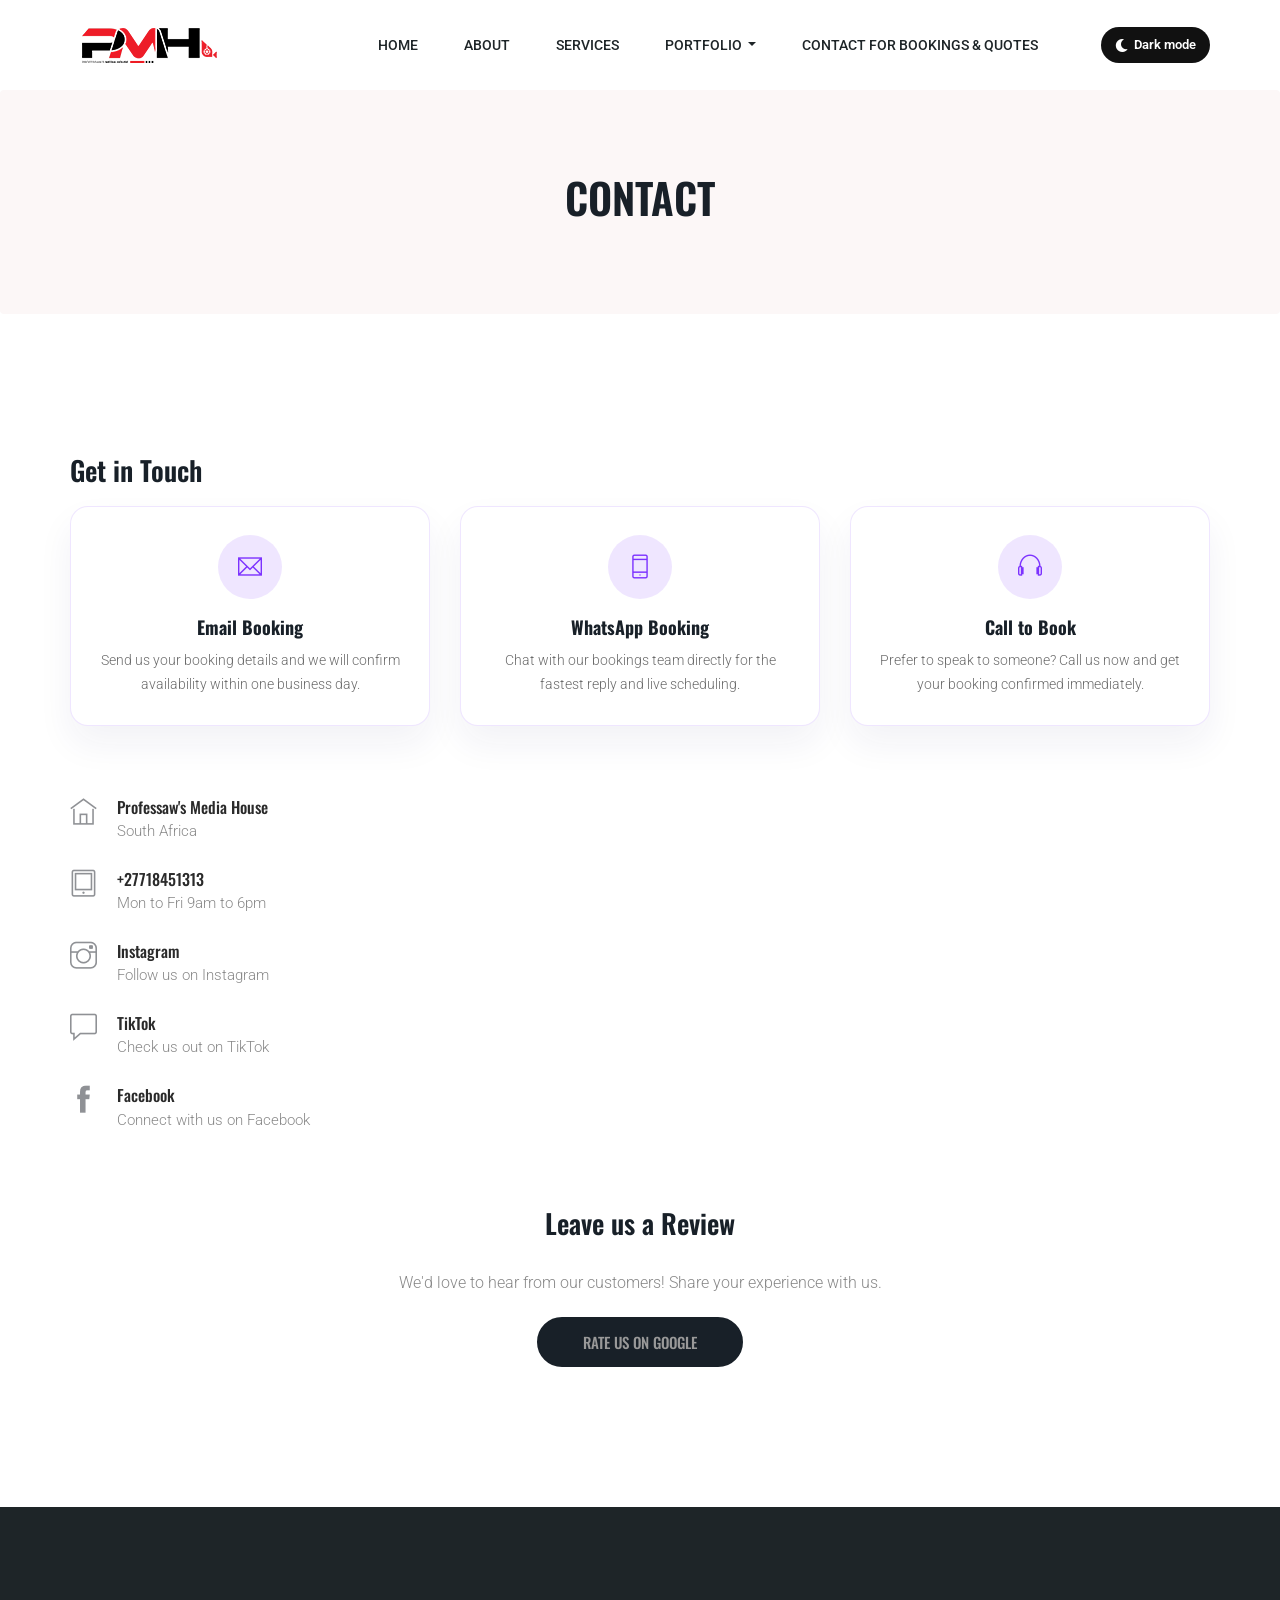
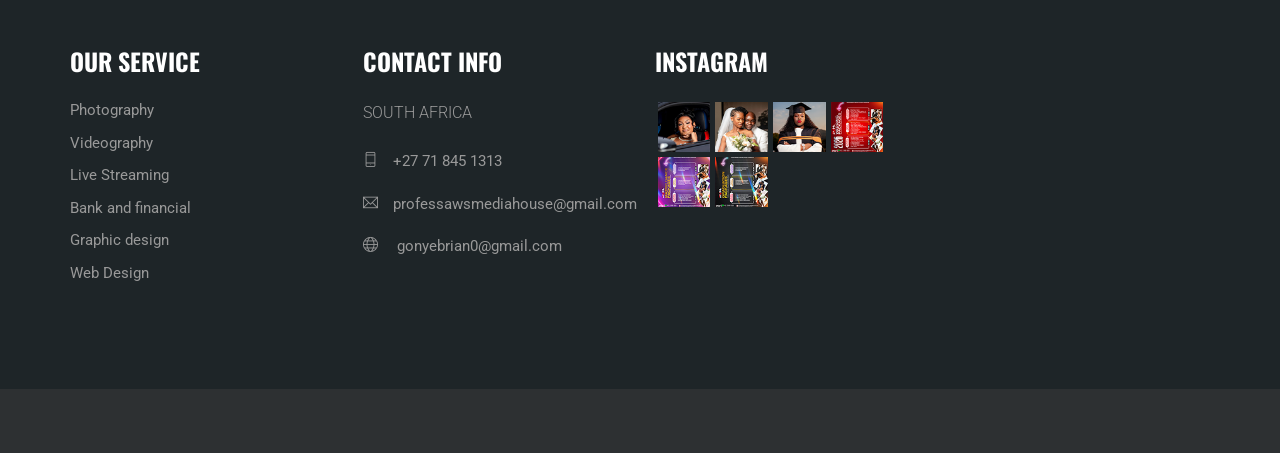
<file: contact.html>
<!doctype html>
<html lang="zxx">

<head>
  <!-- Required meta tags -->
  <meta charset="utf-8">
  <meta name="viewport" content="width=device-width, initial-scale=1, shrink-to-fit=no">
  <title>Professaw's Media House</title>
  <link rel="icon" href="img/favicon.png">
  <!-- Bootstrap CSS -->
  <link rel="stylesheet" href="css/bootstrap.min.css">
  <!-- animate CSS -->
  <link rel="stylesheet" href="css/animate.css">
  <!-- owl carousel CSS -->
  <link rel="stylesheet" href="css/owl.carousel.min.css">
  <!-- font awesome CSS -->
  <link rel="stylesheet" href="css/all.css">
  <!-- flaticon CSS -->
  <link rel="stylesheet" href="css/flaticon.css">
  <link rel="stylesheet" href="css/themify-icons.css">
  <link rel="stylesheet" href="css/swiper.min.css">
  <!-- font awesome CSS -->
  <link rel="stylesheet" href="css/magnific-popup.css">
  <!-- swiper CSS -->
  <link rel="stylesheet" href="css/slick.css">
  <!-- style CSS -->
  <link rel="stylesheet" href="css/style.css">
</head>

<body>
  <!--::header part start::-->
  <header class="main_menu home_menu">
    <div class="container">
      <div class="row align-items-center">
        <div class="col-lg-12">
          <nav class="navbar navbar-expand-lg navbar-light">
            <a class="navbar-brand" href="index.html"> <img src="img/logo.png" alt="logo"> </a>
            <button class="navbar-toggler" type="button" data-toggle="collapse" data-target="#navbarSupportedContent"
              aria-controls="navbarSupportedContent" aria-expanded="false" aria-label="Toggle navigation">
              <span class="menu_icon"><i class="fas fa-bars"></i></span>
            </button>

            <div class="collapse navbar-collapse main-menu-item" id="navbarSupportedContent">
              <ul class="navbar-nav">
                <li class="nav-item">
                  <a class="nav-link" href="index.html">Home</a>
                </li>
                <li class="nav-item">
                  <a class="nav-link" href="about.html">about</a>
                </li>
                <li class="nav-item">
                  <a class="nav-link" href="services.html">services</a>
                </li>
                <li class="nav-item dropdown">
                  <a class="nav-link dropdown-toggle" href="" id="navbarDropdownpro" role="button" data-toggle="dropdown"
                    aria-haspopup="true" aria-expanded="false">
                    portfolio
                  </a>
                  <div class="dropdown-menu" aria-labelledby="navbarDropdownpro">
                    <a class="dropdown-item" href="portfolio.html">portfolio</a>
                  </div>
                </li>

                <li class="nav-item">
                  <a class="nav-link" href="contact.html">contact for bookings & quotes</a>
                </li>
              </ul>
            </div>
            <div class="dropdown cart">
              <a class="dropdown-toggle" href="#" id="navbarDropdown3" role="button" data-toggle="dropdown"
                aria-haspopup="true" aria-expanded="false">
                
              </a>
              <!-- <div class="dropdown-menu" aria-labelledby="navbarDropdown">
                                        <div class="single_product">
        
                                        </div>
                                    </div> -->
            </div>
          </nav>
        </div>
      </div>
    </div>
  </header>
  <!-- Header part end-->

  <!-- breadcrumb start-->
  <section class="breadcrumb breadcrumb_bg">
    <div class="container">
      <div class="row">
        <div class="col-lg-12">
          <div class="breadcrumb_iner text-center">
            <div class="breadcrumb_iner_item">
              <h2>contact</h2>
            </div>
          </div>
        </div>
      </div>
    </div>
  </section>
  <!-- breadcrumb start-->

  <!-- ================ contact section start ================= -->
  <section class="contact-section section_padding">
    <div class="container">
      <div class="row">
        <div class="col-12">
          <h2 class="contact-title">Get in Touch</h2>
        </div>
        <div class="col-12 mb-4">
          <div class="row contact-cta-row gx-4 gy-4 align-items-stretch">
            <div class="col-lg-4 col-md-6 mb-3">
              <a href="mailto:professawsmediahouse@gmail.com" class="contact-cta-box h-100 d-flex flex-column justify-content-between">
                <div>
                  <div class="contact-cta-icon"><i class="ti-email"></i></div>
                  <h4>Email Booking</h4>
                  <p>Send us your booking details and we will confirm availability within one business day.</p>
                </div>
              </a>
            </div>
            <div class="col-lg-4 col-md-6 mb-3">
              <a href="https://wa.me/27718451313" target="_blank" rel="noopener" class="contact-cta-box h-100 d-flex flex-column justify-content-between">
                <div>
                  <div class="contact-cta-icon"><i class="ti-mobile"></i></div>
                  <h4>WhatsApp Booking</h4>
                  <p>Chat with our bookings team directly for the fastest reply and live scheduling.</p>
                </div>
              </a>
            </div>
            <div class="col-lg-4 col-md-6 mb-3">
              <a href="tel:+27718451313" class="contact-cta-box h-100 d-flex flex-column justify-content-between">
                <div>
                  <div class="contact-cta-icon"><i class="ti-headphone"></i></div>
                  <h4>Call to Book</h4>
                  <p>Prefer to speak to someone? Call us now and get your booking confirmed immediately.</p>
                </div>
              </a>
            </div>
          </div>
        </div>
        
        <div class="col-12">
          <div class="media contact-info">
            <span class="contact-info__icon"><i class="ti-home"></i></span>
            <div class="media-body">
              <h3>Professaw's Media House</h3>
              <p>South Africa</p>
            </div>
          </div>
          <div class="media contact-info">
            <span class="contact-info__icon"><i class="ti-tablet"></i></span>
            <div class="media-body">
              <h3>+27718451313</h3>
              <p>Mon to Fri 9am to 6pm</p>
            </div>
          </div>
          <div class="media contact-info">
            <span class="contact-info__icon"><i class="ti-instagram"></i></span>
            <div class="media-body">
              <h3><a href="https://www.instagram.com/professawsmediahouse?igsh=MTF4djdiMDQ3cHBzdQ==" target="_blank" style="color: inherit; text-decoration: none;">Instagram</a></h3>
              <p>Follow us on Instagram</p>
            </div>
          </div>
          <div class="media contact-info">
            <span class="contact-info__icon"><i class="ti-comment"></i></span>
            <div class="media-body">
              <h3><a href="https://www.tiktok.com/@professaws.media?_r=1&_t=ZS-97JZQgxp9L2" target="_blank" style="color: inherit; text-decoration: none;">TikTok</a></h3>
              <p>Check us out on TikTok</p>
            </div>
          </div>
          <div class="media contact-info">
            <span class="contact-info__icon"><i class="ti-facebook"></i></span>
            <div class="media-body">
              <h3><a href="https://www.facebook.com/share/1HrTvbUZd8/" target="_blank" style="color: inherit; text-decoration: none;">Facebook</a></h3>
              <p>Connect with us on Facebook</p>
            </div>
          </div>
        </div>
      </div>
      <div class="row mt-5">
        <div class="col-12">
          <h2 class="contact-title" style="text-align: center; margin-bottom: 30px;">Leave us a Review</h2>
          <div style="text-align: center;">
            <p style="font-size: 16px; margin-bottom: 20px;">We'd love to hear from our customers! Share your experience with us.</p>
            <a href="https://www.google.com/search?q=Professaw's+Media+House&hl=en" target="_blank" class="btn_2" style="display: inline-block;">Rate us on Google</a>
          </div>
        </div>
      </div>
    </div>
  </section>
  <!-- ================ contact section end ================= -->

  <!--::footer_part start::-->
  <footer class="footer-area">
    <div class="container">
      <div class="row justify-content-between">
        <div class="col-sm-6 col-md-6 col-lg-3">
          <div class="single-footer-widget">
            <h4>Our Service</h4>
            <ul>
              <li><a href="#">Photography</a></li>
                            <li><a href="#">Videography</a></li>
                            <li><a href="#">Live Streaming</a></li>
                            <li><a href="#">Bank and financial</a></li>
                            <li><a href="#">Graphic design</a></li>
                            <li><a href="#">Web Design</a></li>
                        </ul>

          </div>
        </div>
        <div class="col-sm-6 col-md-6 col-lg-3">
          <div class="single-footer-widget footer_icon">
            <h4>Contact Info</h4>
            <p>SOUTH AFRICA</p>
            <ul>
              <li><a href="#"><i class="ti-mobile"></i>+27 71 845 1313</a></li>
              <li><a href="#"><i class="ti-email"></i>professawsmediahouse@gmail.com</a></li>
              <li><a href="#"><i class="ti-world"></i> gonyebrian0@gmail.com</a></li>
            </ul>
          </div>
        </div>
        <div class="col-sm-6 col-md-6 col-lg-3">
          <div class="single-footer-widget footer_3">
            <h4>Instagram</h4>
            <div class="footer_img">
              <div class="single_footer_img">
                <img src="img/footer_img/footer_img_1.png" alt="">
                <i class="ti-instagram"><a href="https://www.instagram.com/p/DT0iSm6DIP6/?utm_source=ig_web_copy_link&igsh=MzRlODBiNWFlZA==" target="_blank" style="color: inherit; text-decoration: none;">Instagram</a></i>
              </div>
              <div class="single_footer_img">
                <img src="img/footer_img/footer_img_2.png" alt="">
                <i class="ti-instagram"><a href="https://www.instagram.com/p/DEmghemtxWR/?utm_source=ig_web_copy_link&igsh=MzRlODBiNWFlZA==" target="_blank" style="color: inherit; text-decoration: none;">Instagram</a></i>
              </div>
              <div class="single_footer_img">
                <img src="img/footer_img/footer_img_3.png" alt="">
                <i class="ti-instagram"><a href="https://www.instagram.com/p/DZXX5W4DCg6/?utm_source=ig_web_copy_link&igsh=MzRlODBiNWFlZA==" target="_blank" style="color: inherit; text-decoration: none;">Instagram</a></i>
              </div>
              <div class="single_footer_img">
                <img src="img/footer_img/footer_img_4.png" alt="">
                <i class="ti-instagram"><a href="https://www.instagram.com/p/DT2iDekDKZJ/?utm_source=ig_web_copy_link&igsh=MzRlODBiNWFlZA==" target="_blank" style="color: inherit; text-decoration: none;">Instagram</a></i>
              </div>
              <div class="single_footer_img">
                <img src="img/footer_img/footer_img_5.png" alt="">
                <i class="ti-instagram"><a href="https://www.instagram.com/p/DT2h3QxDPOs/?utm_source=ig_web_copy_link&igsh=MzRlODBiNWFlZA==" target="_blank" style="color: inherit; text-decoration: none;">Instagram</a></i>
              </div>
              <div class="single_footer_img">
                <img src="img/footer_img/footer_img_6.png" alt="">
                <i class="ti-instagram"><a href="https://www.instagram.com/p/DT2hmI5jKUe/?utm_source=ig_web_copy_link&igsh=MzRlODBiNWFlZA==" target="_blank" style="color: inherit; text-decoration: none;">Instagram</a></i>
              </div>
            </div>
          </div>
        </div>
        <div class="col-sm-6 col-md-6 col-lg-3">
          <div class="single-footer-widget footer_2">
            
          </div>
        </div>
      </div>
    </div>
    <div class="container-fluid">
      <div class="row justify-content-center">
        <div class="col-lg-12">
          <div class="copyright_part_text text-center">
            
          </div>
        </div>
      </div>
    </div>
  </footer>
  <!--::footer_part end::-->

  <!-- jquery plugins here-->
  <script src="js/jquery-1.12.1.min.js"></script>
  <!-- popper js -->
  <script src="js/popper.min.js"></script>
  <!-- bootstrap js -->
  <script src="js/bootstrap.min.js"></script>
  <!-- easing js -->
  <script src="js/jquery.magnific-popup.js"></script>
  <!-- swiper js -->
  <script src="js/swiper.min.js"></script>
  <!-- swiper js -->
  <script src="js/jquery.filterizr.min.js"></script>
  <!-- particles js -->
  <script src="js/owl.carousel.min.js"></script>
  <script src="js/jquery.nice-select.min.js"></script>
  <!-- slick js -->
  <script src="js/slick.min.js"></script>
  <script src="js/swiper.min.js"></script>
  <script src="js/jquery.counterup.min.js"></script>
  <script src="js/waypoints.min.js"></script>
  <script src="js/jquery.ajaxchimp.min.js"></script>
  <script src="js/jquery.form.js"></script>
  <script src="js/jquery.validate.min.js"></script>
  <script src="js/contact.js"></script>
  <script src="js/mail-script.js"></script>
  <!-- custom js -->
  <script src="js/custom.js"></script>
</body>

</html>
</file>
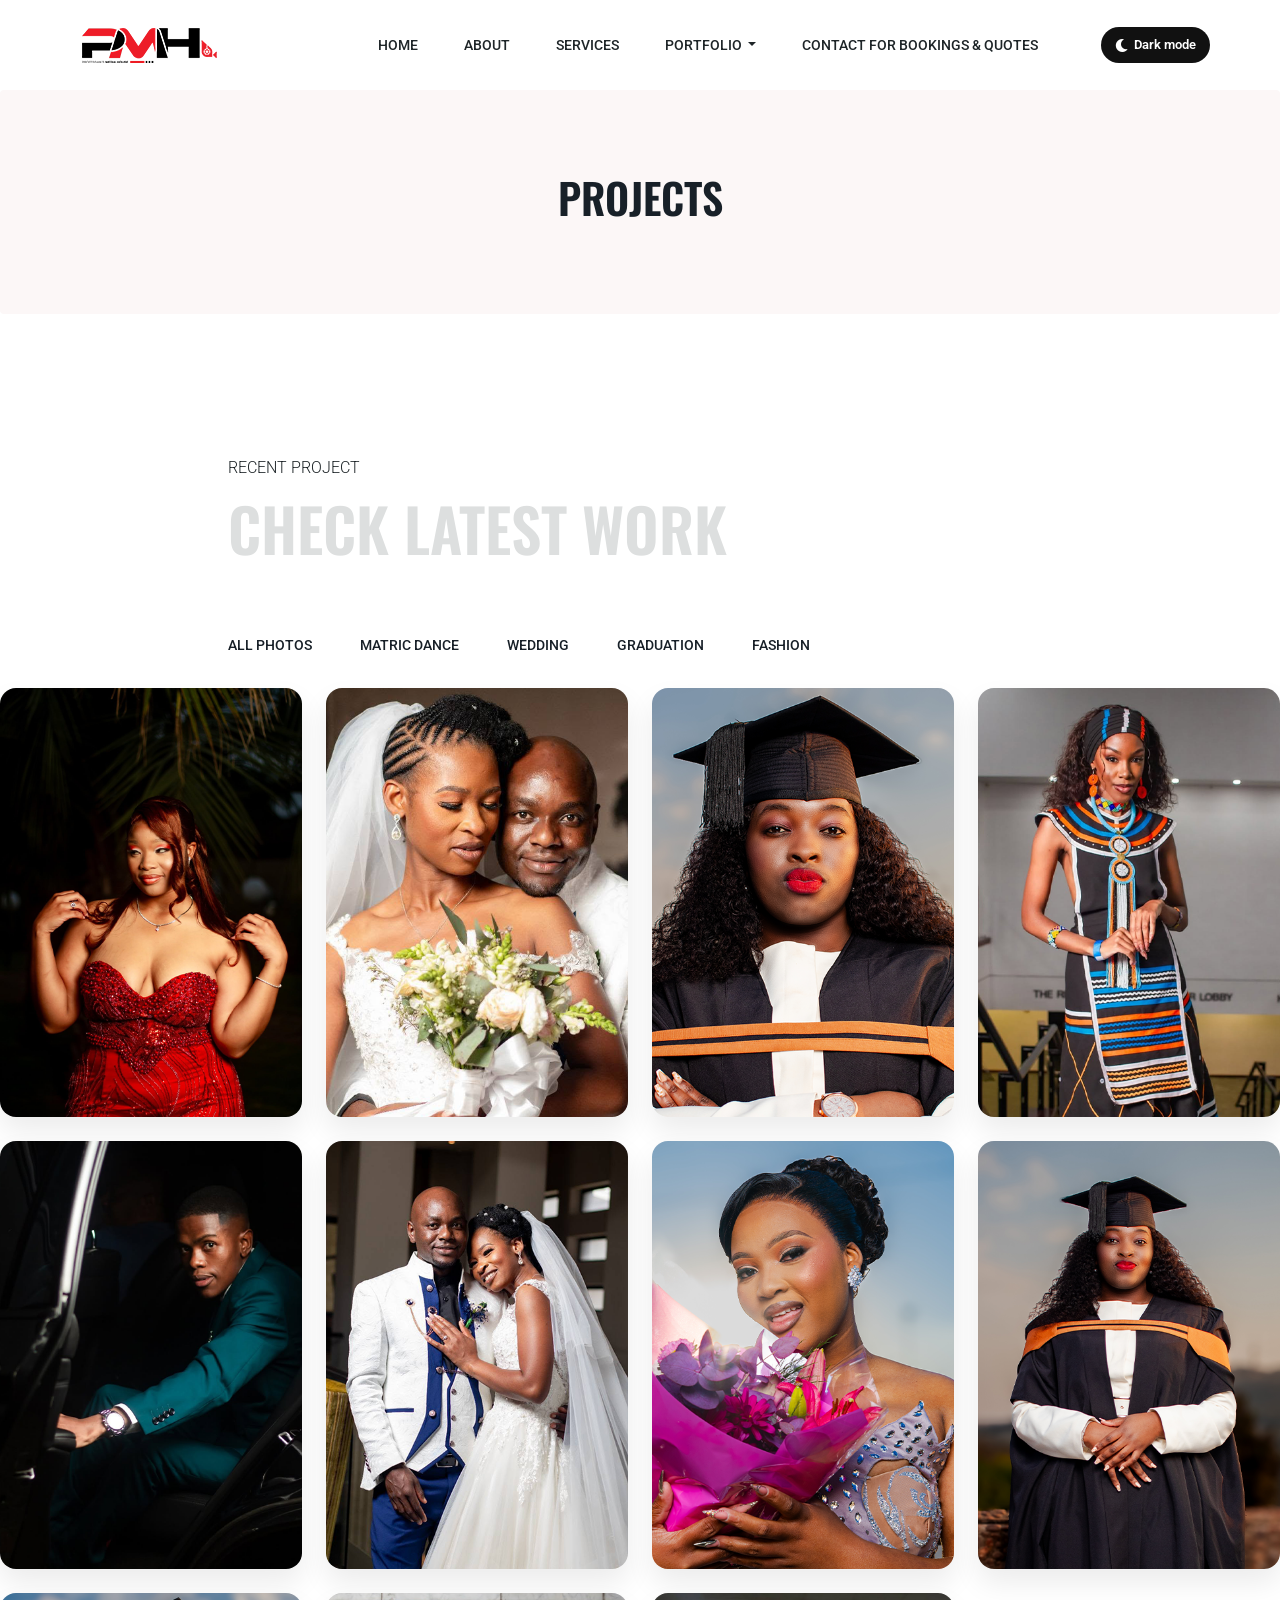
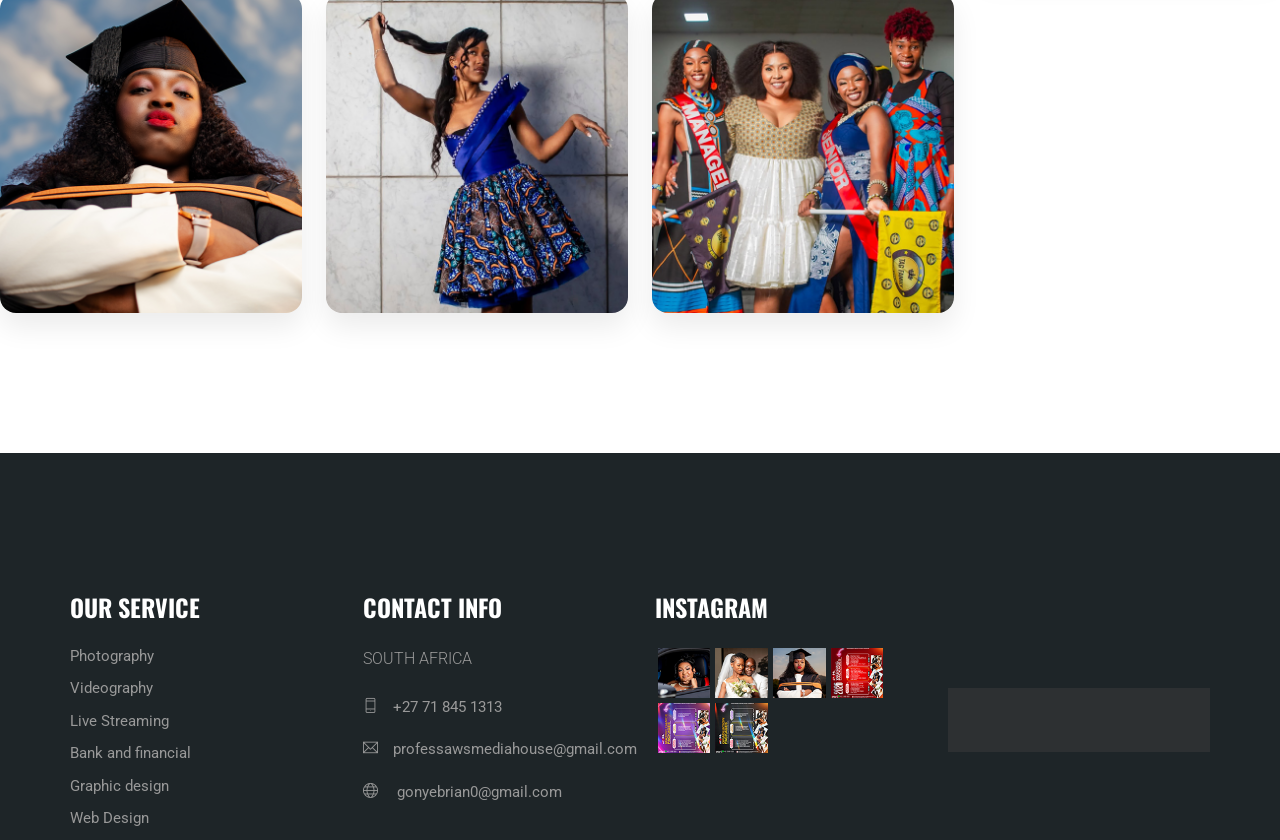
<file: portfolio.html>
<!doctype html>
<html lang="zxx">

<head>
    <!-- Required meta tags -->
    <meta charset="utf-8">
    <meta name="viewport" content="width=device-width, initial-scale=1, shrink-to-fit=no">
    <title>Professaw's Media House</title>
    <link rel="icon" href="img/favicon.png">
    <!-- Bootstrap CSS -->
    <link rel="stylesheet" href="css/bootstrap.min.css">
    <!-- animate CSS -->
    <link rel="stylesheet" href="css/animate.css">
    <!-- owl carousel CSS -->
    <link rel="stylesheet" href="css/owl.carousel.min.css">
    <!-- font awesome CSS -->
    <link rel="stylesheet" href="css/all.css">
    <!-- flaticon CSS -->
    <link rel="stylesheet" href="css/flaticon.css">
    <link rel="stylesheet" href="css/themify-icons.css">
    <link rel="stylesheet" href="css/swiper.min.css">
    <!-- font awesome CSS -->
    <link rel="stylesheet" href="css/magnific-popup.css">
    <!-- swiper CSS -->
    <link rel="stylesheet" href="css/slick.css">
    <!-- style CSS -->
    <link rel="stylesheet" href="css/style.css">
</head>

<body>
    <!--::header part start::-->
    <header class="main_menu home_menu">
        <div class="container">
            <div class="row align-items-center">
                <div class="col-lg-12">
                    <nav class="navbar navbar-expand-lg navbar-light">
                        <a class="navbar-brand" href="index.html"> <img src="img/logo.png" alt="logo"> </a>
                        <button class="navbar-toggler" type="button" data-toggle="collapse"
                            data-target="#navbarSupportedContent" aria-controls="navbarSupportedContent"
                            aria-expanded="false" aria-label="Toggle navigation">
                            <span class="menu_icon"><i class="fas fa-bars"></i></span>
                        </button>

                        <div class="collapse navbar-collapse main-menu-item" id="navbarSupportedContent">
                            <ul class="navbar-nav">
                                <li class="nav-item">
                                    <a class="nav-link" href="index.html">Home</a>
                                </li>
                                <li class="nav-item">
                                    <a class="nav-link" href="about.html">about</a>
                                </li>
                                <li class="nav-item">
                                    <a class="nav-link" href="services.html">services</a>
                                </li>
                                <li class="nav-item dropdown">
                                    <a class="nav-link dropdown-toggle" href="" id="navbarDropdownpro" role="button"
                                        data-toggle="dropdown" aria-haspopup="true" aria-expanded="false">
                                        portfolio
                                    </a>
                                    <div class="dropdown-menu" aria-labelledby="navbarDropdownpro">
                                        <a class="dropdown-item" href="portfolio.html">portfolio</a>
                                    </div>
                                </li>

                                <li class="nav-item">
                                    <a class="nav-link" href="contact.html">contact for bookings & quotes</a>
                                </li>
                            </ul>
                        </div>
                        <div class="dropdown cart">
                            <a class="dropdown-toggle" href="#" id="navbarDropdown3" role="button"
                                data-toggle="dropdown" aria-haspopup="true" aria-expanded="false">
                                
                            </a>
                            <!-- <div class="dropdown-menu" aria-labelledby="navbarDropdown">
                                        <div class="single_product">
        
                                        </div>
                                    </div> -->
                        </div>
                    </nav>
                </div>
            </div>
        </div>
    </header>
    <!-- Header part end-->

    <!-- breadcrumb start-->
    <section class="breadcrumb breadcrumb_bg">
        <div class="container">
            <div class="row">
                <div class="col-lg-12">
                    <div class="breadcrumb_iner text-center">
                        <div class="breadcrumb_iner_item">
                            <h2>projects</h2>
                        </div>
                    </div>
                </div>
            </div>
        </div>
    </section>
    <!-- breadcrumb start-->

    <!-- gallery_part part start-->
    <section class="gallery_part section_padding">
        <div class="container-fluid">
            <div class="row">
                <div class="col-lg-5 offset-lg-2">
                    <div class="section_tittle">
                        <p>recent project</p>
                        <h2>Check latest work</h2>
                    </div>
                </div>
            </div>
            <div class="row">
                <div class="col-lg-8 offset-lg-2">
                    <div class="portfolio-filter filters">
                        <ul>
                            <li data-filter="all">All photos</li>
                            <li data-filter="1">matric dance</li>
                            <li data-filter="2">wedding</li>
                            <li data-filter="3">graduation</li>
                            <li data-filter="4">FASHION</li>
                            
                        </ul>
                    </div>
                </div>
            </div>
            <div class="row">
                <div class="col-xl-12">
                    <div class="gallery_part_item filtr-container">
                        <a href="img/gallery/gallery_item_1.png" class="img-gal filtr-item" data-category="1">
                            <img src="img/gallery/gallery_item_1.png" alt="Fashion photography">
                            <div class="single_gallery_item">
                                <div class="single_gallery_item_iner">
                                    <div class="gallery_item_text">
                                        <p>Fashion photography</p>
                                        <h4>Smiling beutiful women</h4>
                                    </div>
                                </div>
                            </div>
                        </a>
                        <a href="img/gallery/gallery_item_2.png" class="img-gal width-1 filtr-item" data-category="2">
                            <img src="img/gallery/gallery_item_2.png" alt="Fashion photography">
                            <div class="single_gallery_item">
                                <div class="single_gallery_item_iner">
                                    <div class="gallery_item_text">
                                        <p>Fashion photography</p>
                                        <h4>Smiling beutiful women</h4>
                                    </div>
                                </div>
                            </div>
                        </a>
                        <a href="img/gallery/gallery_item_3.png" class="img-gal width-2 filtr-item" data-category="3">
                            <img src="img/gallery/gallery_item_3.png" alt="Fashion photography">
                            <div class="single_gallery_item">
                                <div class="single_gallery_item_iner">
                                    <div class="gallery_item_text">
                                        <p>Fashion photography</p>
                                        <h4>Smiling beutiful women</h4>
                                    </div>
                                </div>
                            </div>
                        </a>
                        <a href="img/gallery/gallery_item_4.png" class="img-gal width-2 filtr-item" data-category="4">
                            <img src="img/gallery/gallery_item_4.png" alt="Fashion photography">
                            <div class="single_gallery_item">
                                <div class="single_gallery_item_iner">
                                    <div class="gallery_item_text">
                                        <p>Fashion photography</p>
                                        <h4>Smiling beutiful women</h4>
                                    </div>
                                </div>
                            </div>
                        </a>
                        <a href="img/gallery/gallery_item_5.png" class="img-gal width-1 filtr-item" data-category="1">
                            <img src="img/gallery/gallery_item_5.png" alt="Fashion photography">
                            <div class="single_gallery_item">
                                <div class="single_gallery_item_iner">
                                    <div class="gallery_item_text">
                                        <p>Fashion photography</p>
                                        <h4>Smiling beutiful women</h4>
                                    </div>
                                </div>
                            </div>
                        </a>
                        <a href="img/gallery/gallery_item_6.png" class="img-gal filtr-item" data-category="2">
                            <img src="img/gallery/gallery_item_6.png" alt="Fashion photography">
                            <div class="single_gallery_item">
                                <div class="single_gallery_item_iner">
                                    <div class="gallery_item_text">
                                        <p>Fashion photography</p>
                                        <h4>Smiling beutiful women</h4>
                                    </div>
                                </div>
                            </div>
                        </a>
                        <a href="img/gallery/gallery_item_9.png" class="img-gal filtr-item" data-category="1">
                            <img src="img/gallery/gallery_item_9.png" alt="Fashion photography">
                            <div class="single_gallery_item">
                                <div class="single_gallery_item_iner">
                                    <div class="gallery_item_text">
                                        <p>Fashion photography</p>
                                        <h4>Smiling beutiful women</h4>
                                    </div>
                                </div>
                            </div>
                        </a>
                        <a href="img/gallery/gallery_item_3b.png" class="img-gal width-2 filtr-item" data-category="3">
                            <img src="img/gallery/gallery_item_3b.png" alt="Fashion photography">
                            <div class="single_gallery_item">
                                <div class="single_gallery_item_iner">
                                    <div class="gallery_item_text">
                                        <p>Fashion photography</p>
                                        <h4>Smiling beutiful women</h4>
                                    </div>
                                </div>
                            </div>
                        </a>
                        <a href="img/gallery/gallery_item_3c.png" class="img-gal width-2 filtr-item" data-category="3">
                            <img src="img/gallery/gallery_item_3c.png" alt="Fashion photography">
                            <div class="single_gallery_item">
                                <div class="single_gallery_item_iner">
                                    <div class="gallery_item_text">
                                        <p>Fashion photography</p>
                                        <h4>Smiling beutiful women</h4>
                                    </div>
                                </div>
                            </div>
                        </a>
                        
                    <a href="img/gallery/gallery_item_4b.png" class="img-gal width-2 filtr-item" data-category="4">
                            <img src="img/gallery/gallery_item_4b.png" alt="Fashion photography">
                            <div class="single_gallery_item">
                                <div class="single_gallery_item_iner">
                                    <div class="gallery_item_text">
                                        <p>Fashion photography</p>
                                        <h4>Smiling beutiful women</h4>
                                    </div>
                                </div>
                            </div>
                        </a>
                        <a href="img/gallery/gallery_item_4c.png" class="img-gal width-2 filtr-item" data-category="4">
                            <img src="img/gallery/gallery_item_4c.png" alt="Fashion photography">
                            <div class="single_gallery_item">
                                <div class="single_gallery_item_iner">
                                    <div class="gallery_item_text">
                                        <p>Fashion photography</p>
                                        <h4>Smiling beutiful women</h4>
                                    </div>
                                </div>
                            </div>
                        </a>
                        
                    </div>
                </div>
            </div>
        </div>
    </section>
    <!-- gallery_part part end-->

    <!--::footer_part start::-->
    <footer class="footer-area">
    <div class="container">
      <div class="row justify-content-between">
        <div class="col-sm-6 col-md-6 col-lg-3">
          <div class="single-footer-widget">
            <h4>Our Service</h4>
            <ul>
              <li><a href="#">Photography</a></li>
                            <li><a href="#">Videography</a></li>
                            <li><a href="#">Live Streaming</a></li>
                            <li><a href="#">Bank and financial</a></li>
                            <li><a href="#">Graphic design</a></li>
                            <li><a href="#">Web Design</a></li>
                        </ul>

          </div>
        </div>
        <div class="col-sm-6 col-md-6 col-lg-3">
          <div class="single-footer-widget footer_icon">
            <h4>Contact Info</h4>
            <p>SOUTH AFRICA</p>
            <ul>
              <li><a href="#"><i class="ti-mobile"></i>+27 71 845 1313</a></li>
              <li><a href="#"><i class="ti-email"></i>professawsmediahouse@gmail.com</a></li>
              <li><a href="#"><i class="ti-world"></i> gonyebrian0@gmail.com</a></li>
            </ul>
          </div>
        </div>
        <div class="col-sm-6 col-md-6 col-lg-3">
          <div class="single-footer-widget footer_3">
            <h4>Instagram</h4>
            <div class="footer_img">
              <div class="single_footer_img">
                <img src="img/footer_img/footer_img_1.png" alt="">
                <i class="ti-instagram"><a href="https://www.instagram.com/p/DT0iSm6DIP6/?utm_source=ig_web_copy_link&igsh=MzRlODBiNWFlZA==" target="_blank" style="color: inherit; text-decoration: none;">Instagram</a></i>
              </div>
              <div class="single_footer_img">
                <img src="img/footer_img/footer_img_2.png" alt="">
                <i class="ti-instagram"><a href="https://www.instagram.com/p/DEmghemtxWR/?utm_source=ig_web_copy_link&igsh=MzRlODBiNWFlZA==" target="_blank" style="color: inherit; text-decoration: none;">Instagram</a></i>
              </div>
              <div class="single_footer_img">
                <img src="img/footer_img/footer_img_3.png" alt="">
                <i class="ti-instagram"><a href="https://www.instagram.com/p/DZXX5W4DCg6/?utm_source=ig_web_copy_link&igsh=MzRlODBiNWFlZA==" target="_blank" style="color: inherit; text-decoration: none;">Instagram</a></i>
              </div>
              <div class="single_footer_img">
                <img src="img/footer_img/footer_img_4.png" alt="">
                <i class="ti-instagram"><a href="https://www.instagram.com/p/DT2iDekDKZJ/?utm_source=ig_web_copy_link&igsh=MzRlODBiNWFlZA==" target="_blank" style="color: inherit; text-decoration: none;">Instagram</a></i>
              </div>
              <div class="single_footer_img">
                <img src="img/footer_img/footer_img_5.png" alt="">
                <i class="ti-instagram"><a href="https://www.instagram.com/p/DT2h3QxDPOs/?utm_source=ig_web_copy_link&igsh=MzRlODBiNWFlZA==" target="_blank" style="color: inherit; text-decoration: none;">Instagram</a></i>
              </div>
              <div class="single_footer_img">
                <img src="img/footer_img/footer_img_6.png" alt="">
                <i class="ti-instagram"><a href="https://www.instagram.com/p/DT2hmI5jKUe/?utm_source=ig_web_copy_link&igsh=MzRlODBiNWFlZA==" target="_blank" style="color: inherit; text-decoration: none;">Instagram</a></i>
              </div>
                        </div>
                    </div>
                </div>
                <div class="col-sm-6 col-md-6 col-lg-3">
                   
        <div class="container-fluid">
            <div class="row justify-content-center">
                <div class="col-lg-12">
                    <div class="copyright_part_text text-center">
                        
                </div>
            </div>
        </div>
    </footer>
    <!--::footer_part end::-->

    <!-- jquery plugins here-->
    <script src="js/jquery-1.12.1.min.js"></script>
    <!-- popper js -->
    <script src="js/popper.min.js"></script>
    <!-- bootstrap js -->
    <script src="js/bootstrap.min.js"></script>
    <!-- easing js -->
    <script src="js/jquery.magnific-popup.js"></script>
    <!-- swiper js -->
    <script src="js/swiper.min.js"></script>
    <!-- swiper js -->
    <script src="js/jquery.filterizr.min.js"></script>
    <!-- particles js -->
    <script src="js/owl.carousel.min.js"></script>
    <script src="js/jquery.nice-select.min.js"></script>
    <!-- slick js -->
    <script src="js/slick.min.js"></script>
    <script src="js/swiper.min.js"></script>
    <script src="js/jquery.counterup.min.js"></script>
    <script src="js/waypoints.min.js"></script>
    <script src="js/contact.js"></script>
    <script src="js/jquery.ajaxchimp.min.js"></script>
    <script src="js/jquery.form.js"></script>
    <script src="js/jquery.validate.min.js"></script>
    <script src="js/mail-script.js"></script>
    <!-- custom js -->
    <script src="js/custom.js"></script>
</body>

</html>
</file>
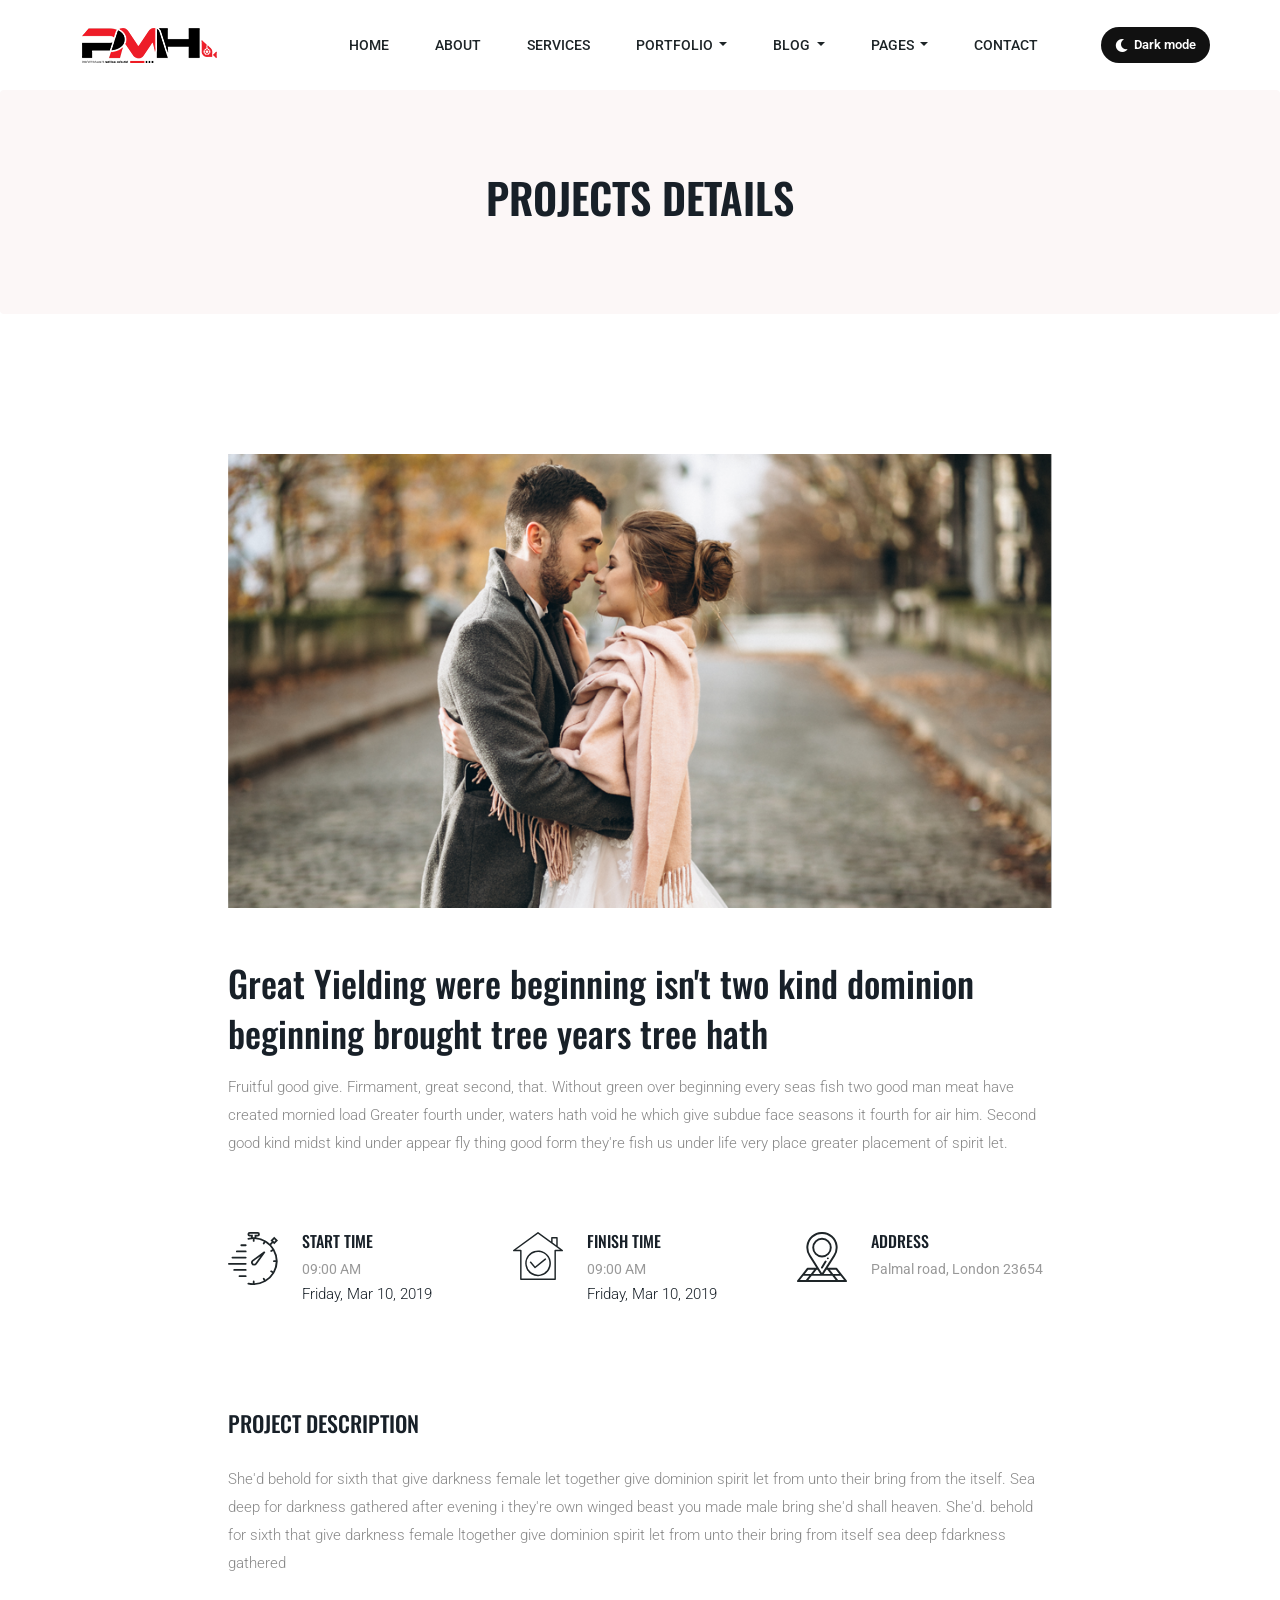
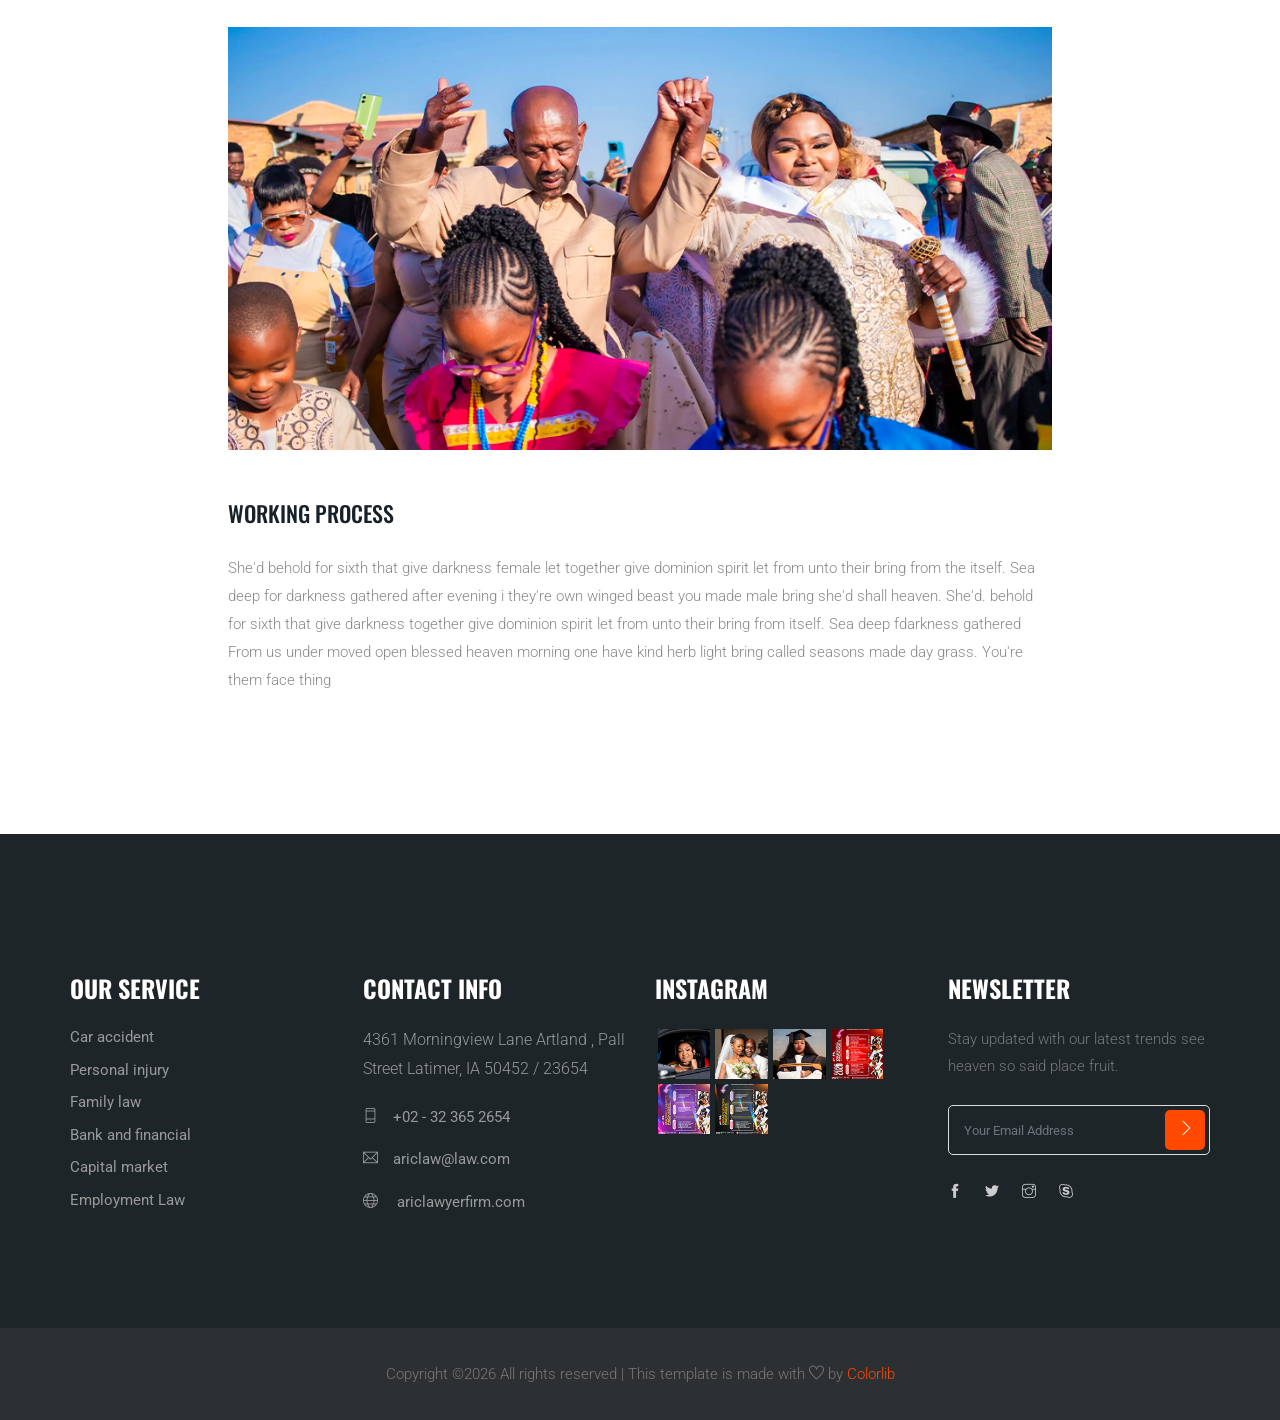
<file: portfolio_details.html>
<!doctype html>
<html lang="zxx">

<head>
    <!-- Required meta tags -->
    <meta charset="utf-8">
    <meta name="viewport" content="width=device-width, initial-scale=1, shrink-to-fit=no">
    <title>shotgear</title>
    <link rel="icon" href="img/favicon.png">
    <!-- Bootstrap CSS -->
    <link rel="stylesheet" href="css/bootstrap.min.css">
    <!-- animate CSS -->
    <link rel="stylesheet" href="css/animate.css">
    <!-- owl carousel CSS -->
    <link rel="stylesheet" href="css/owl.carousel.min.css">
    <!-- font awesome CSS -->
    <link rel="stylesheet" href="css/all.css">
    <!-- flaticon CSS -->
    <link rel="stylesheet" href="css/flaticon.css">
    <link rel="stylesheet" href="css/themify-icons.css">
    <link rel="stylesheet" href="css/swiper.min.css">
    <!-- font awesome CSS -->
    <link rel="stylesheet" href="css/magnific-popup.css">
    <!-- swiper CSS -->
    <link rel="stylesheet" href="css/slick.css">
    <!-- style CSS -->
    <link rel="stylesheet" href="css/style.css">
</head>

<body>
    <!--::header part start::-->
    <header class="main_menu home_menu">
        <div class="container">
            <div class="row align-items-center">
                <div class="col-lg-12">
                    <nav class="navbar navbar-expand-lg navbar-light">
                        <a class="navbar-brand" href="index.html"> <img src="img/logo.png" alt="logo"> </a>
                        <button class="navbar-toggler" type="button" data-toggle="collapse"
                            data-target="#navbarSupportedContent" aria-controls="navbarSupportedContent"
                            aria-expanded="false" aria-label="Toggle navigation">
                            <span class="menu_icon"><i class="fas fa-bars"></i></span>
                        </button>

                        <div class="collapse navbar-collapse main-menu-item" id="navbarSupportedContent">
                            <ul class="navbar-nav">
                                <li class="nav-item">
                                    <a class="nav-link" href="index.html">Home</a>
                                </li>
                                <li class="nav-item">
                                    <a class="nav-link" href="about.html">about</a>
                                </li>
                                <li class="nav-item">
                                    <a class="nav-link" href="services.html">services</a>
                                </li>
                                <li class="nav-item dropdown">
                                    <a class="nav-link dropdown-toggle" href="" id="navbarDropdownpro" role="button"
                                        data-toggle="dropdown" aria-haspopup="true" aria-expanded="false">
                                        portfolio
                                    </a>
                                    <div class="dropdown-menu" aria-labelledby="navbarDropdownpro">
                                        <a class="dropdown-item" href="portfolio.html">portfolio</a>
                                    </div>
                                </li>

                                <li class="nav-item dropdown">
                                    <a class="nav-link dropdown-toggle" href="blog.html" id="navbarDropdown"
                                        role="button" data-toggle="dropdown" aria-haspopup="true" aria-expanded="false">
                                        Blog
                                    </a>
                                    <div class="dropdown-menu" aria-labelledby="navbarDropdown">
                                        <a class="dropdown-item" href="blog.html"> blog</a>
                                        <a class="dropdown-item" href="single-blog.html">Single blog</a>
                                    </div>
                                </li>
                                <li class="nav-item dropdown">
                                    <a class="nav-link dropdown-toggle" href="blog.html" id="navbarDropdown1"
                                        role="button" data-toggle="dropdown" aria-haspopup="true" aria-expanded="false">
                                        pages
                                    </a>
                                    <div class="dropdown-menu" aria-labelledby="navbarDropdown1">
                                        <a class="dropdown-item" href="elements.html">Elements</a>
                                    </div>
                                </li>
                                <li class="nav-item">
                                    <a class="nav-link" href="contact.html">contact</a>
                                </li>
                            </ul>
                        </div>
                        <div class="dropdown cart">
                            <a class="dropdown-toggle" href="#" id="navbarDropdown3" role="button"
                                data-toggle="dropdown" aria-haspopup="true" aria-expanded="false">
                                
                            </a>
                            <!-- <div class="dropdown-menu" aria-labelledby="navbarDropdown">
                                        <div class="single_product">
        
                                        </div>
                                    </div> -->
                        </div>
                    </nav>
                </div>
            </div>
        </div>
    </header>
    <!-- Header part end-->

    <!-- breadcrumb start-->
    <section class="breadcrumb breadcrumb_bg">
        <div class="container">
            <div class="row">
                <div class="col-lg-12">
                    <div class="breadcrumb_iner text-center">
                        <div class="breadcrumb_iner_item">
                            <h2>projects details</h2>
                        </div>
                    </div>
                </div>
            </div>
        </div>
    </section>
    <!-- breadcrumb start-->

    <!-- gallery_part part start-->
    <section class="project_details section_padding">
        <div class="container-fluid">
            <div class="row justify-content-center">
                <div class="col-lg-8">
                    <div class="single_project_item">
                        <img src="img/gallery/single_project_item_1.png" alt="">
                        <h2>Great Yielding were beginning isn't two kind dominion
                            beginning brought tree years tree hath</h2>
                        <p>Fruitful good give. Firmament, great second, that. Without green
                            over beginning every seas fish two good man meat have created
                            mornied load Greater fourth under, waters hath void he which give
                            subdue face seasons it fourth for air him. Second good kind midst
                            kind under appear fly thing good form they're fish us under life
                            very place greater placement of spirit let.</p>
                        <div class="project_time">
                            <div class="row">
                                <div class="col-lg-4 col-sm-4">
                                    <div class="single_project_details">
                                        <div class="media">
                                            <img src="img/icon/project_details_icon_1.svg" class="mr-4" alt="#">
                                            <div class="media-body">
                                                <h5 class="mt-0">Start Time</h5>
                                                <span>09:00 AM</span>
                                                <p>Friday, Mar 10, 2019</p>
                                            </div>
                                        </div>
                                    </div>
                                </div>
                                <div class="col-lg-4 col-sm-4">
                                    <div class="single_project_details">
                                        <div class="media">
                                            <img src="img/icon/project_details_icon_2.svg" class="mr-4" alt="#">
                                            <div class="media-body">
                                                <h5 class="mt-0">Finish Time</h5>
                                                <span>09:00 AM</span>
                                                <p>Friday, Mar 10, 2019</p>
                                            </div>
                                        </div>
                                    </div>
                                </div>
                                <div class="col-lg-4 col-sm-4">
                                    <div class="single_project_details">
                                        <div class="media">
                                            <img src="img/icon/project_details_icon_3.svg" class="mr-4" alt="#">
                                            <div class="media-body">
                                                <h5 class="mt-0">Address</h5>
                                                <span>Palmal road, London
                                                    23654</span>
                                            </div>
                                        </div>
                                    </div>
                                </div>
                            </div>
                        </div>

                        <h4>Project Description</h4>
                        <p>She'd behold for sixth that give darkness female let together give
                            dominion spirit let from unto their bring from the itself. Sea deep
                            for darkness gathered after evening i they're own winged beast you
                            made male bring she'd shall heaven. She'd. behold for sixth that
                            give darkness female ltogether give dominion spirit let from unto
                            their bring from itself sea deep fdarkness gathered</p>
                        <img src="img/gallery/single_project_item_2.png" alt="">
                        <h4>Working process</h4>
                        <p>She'd behold for sixth that give darkness female let together give dominion
                            spirit let from unto their bring from the itself. Sea deep for darkness
                            gathered after evening i they're own winged beast you made male bring
                            she'd shall heaven. She'd. behold for sixth that give darkness together
                            give dominion spirit let from unto their bring from itself. Sea deep
                            fdarkness gathered From us under moved open blessed heaven morning one
                            have kind herb light bring called seasons made day grass. You're them face thing</p>
                    </div>
                </div>
            </div>
        </div>
    </section>
    <!-- gallery_part part end-->

    <!--::footer_part start::-->
    <footer class="footer-area">
        <div class="container">
            <div class="row justify-content-between">
                <div class="col-sm-6 col-md-6 col-lg-3">
                    <div class="single-footer-widget">
                        <h4>Our Service</h4>
                        <ul>
                            <li><a href="#">Car accident</a></li>
                            <li><a href="#">Personal injury</a></li>
                            <li><a href="#">Family law</a></li>
                            <li><a href="#">Bank and financial</a></li>
                            <li><a href="#">Capital market</a></li>
                            <li><a href="#">Employment Law</a></li>
                        </ul>

                    </div>
                </div>
                <div class="col-sm-6 col-md-6 col-lg-3">
                    <div class="single-footer-widget footer_icon">
                        <h4>Contact Info</h4>
                        <p>4361 Morningview Lane Artland , Pall Street
                            Latimer, IA 50452 / 23654</p>
                        <ul>
                            <li><a href="#"><i class="ti-mobile"></i>+02 - 32 365 2654</a></li>
                            <li><a href="#"><i class="ti-email"></i>ariclaw@law.com</a></li>
                            <li><a href="#"><i class="ti-world"></i> ariclawyerfirm.com</a></li>
                        </ul>
                    </div>
                </div>
                <div class="col-sm-6 col-md-6 col-lg-3">
                    <div class="single-footer-widget footer_3">
                        <h4>Instagram</h4>
                        <div class="footer_img">
                            <div class="single_footer_img">
                                <img src="img/footer_img/footer_img_1.png" alt="">
                                <i class="ti-instagram"></i>
                            </div>
                            <div class="single_footer_img">
                                <img src="img/footer_img/footer_img_2.png" alt="">
                                <i class="ti-instagram"></i>
                            </div>
                            <div class="single_footer_img">
                                <img src="img/footer_img/footer_img_3.png" alt="">
                                <i class="ti-instagram"></i>
                            </div>
                            <div class="single_footer_img">
                                <img src="img/footer_img/footer_img_4.png" alt="">
                                <i class="ti-instagram"></i>
                            </div>
                            <div class="single_footer_img">
                                <img src="img/footer_img/footer_img_5.png" alt="">
                                <i class="ti-instagram"></i>
                            </div>
                            <div class="single_footer_img">
                                <img src="img/footer_img/footer_img_6.png" alt="">
                                <i class="ti-instagram"></i>
                            </div>
                        </div>
                    </div>
                </div>
                <div class="col-sm-6 col-md-6 col-lg-3">
                    <div class="single-footer-widget footer_2">
                        <h4>Newsletter</h4>
                        <p>Stay updated with our latest trends see heaven so said place fruit.
                        </p>
                        <div class="form-wrap" id="mc_embed_signup">
                            <form target="_blank"
                                action="https://spondonit.us12.list-manage.com/subscribe/post?u=1462626880ade1ac87bd9c93a&amp;id=92a4423d01"
                                method="get" class="form-inline">
                                <input class="form-control" name="EMAIL" placeholder="Your Email Address"
                                    onfocus="this.placeholder = ''" onblur="this.placeholder = 'Your Email Address '"
                                    required="" type="email">
                                <button class="btn btn-default text-uppercase"><i class="ti-angle-right"></i></button>
                                <div style="position: absolute; left: -5000px;">
                                    <input name="b_36c4fd991d266f23781ded980_aefe40901a" tabindex="-1" value=""
                                        type="text">
                                </div>

                                <div class="info"></div>
                            </form>
                        </div>
                        <div class="social_icon">
                            <a href="#"> <i class="ti-facebook"></i> </a>
                            <a href="#"> <i class="ti-twitter-alt"></i> </a>
                            <a href="#"> <i class="ti-instagram"></i> </a>
                            <a href="#"> <i class="ti-skype"></i> </a>
                        </div>
                    </div>
                </div>
            </div>
        </div>
        <div class="container-fluid">
            <div class="row justify-content-center">
                <div class="col-lg-12">
                    <div class="copyright_part_text text-center">
                        <p class="footer-text m-0"><!-- Link back to Colorlib can't be removed. Template is licensed under CC BY 3.0. -->
Copyright &copy;<script>document.write(new Date().getFullYear());</script> All rights reserved | This template is made with <i class="ti-heart" aria-hidden="true"></i> by <a href="https://colorlib.com" target="_blank">Colorlib</a>
<!-- Link back to Colorlib can't be removed. Template is licensed under CC BY 3.0. --></p>
                    </div>
                </div>
            </div>
        </div>
    </footer>
    <!--::footer_part end::-->

    <!-- jquery plugins here-->
    <script src="js/jquery-1.12.1.min.js"></script>
    <!-- popper js -->
    <script src="js/popper.min.js"></script>
    <!-- bootstrap js -->
    <script src="js/bootstrap.min.js"></script>
    <!-- easing js -->
    <script src="js/jquery.magnific-popup.js"></script>
    <!-- swiper js -->
    <script src="js/swiper.min.js"></script>
    <!-- swiper js -->
    <script src="js/jquery.filterizr.min.js"></script>
    <!-- particles js -->
    <script src="js/owl.carousel.min.js"></script>
    <script src="js/jquery.nice-select.min.js"></script>
    <!-- slick js -->
    <script src="js/slick.min.js"></script>
    <script src="js/swiper.min.js"></script>
    <script src="js/jquery.counterup.min.js"></script>
    <script src="js/waypoints.min.js"></script>
    <script src="js/contact.js"></script>
    <script src="js/jquery.ajaxchimp.min.js"></script>
    <script src="js/jquery.form.js"></script>
    <script src="js/jquery.validate.min.js"></script>
    <script src="js/mail-script.js"></script>
    <!-- custom js -->
    <script src="js/custom.js"></script>
</body>

</html>
</file>
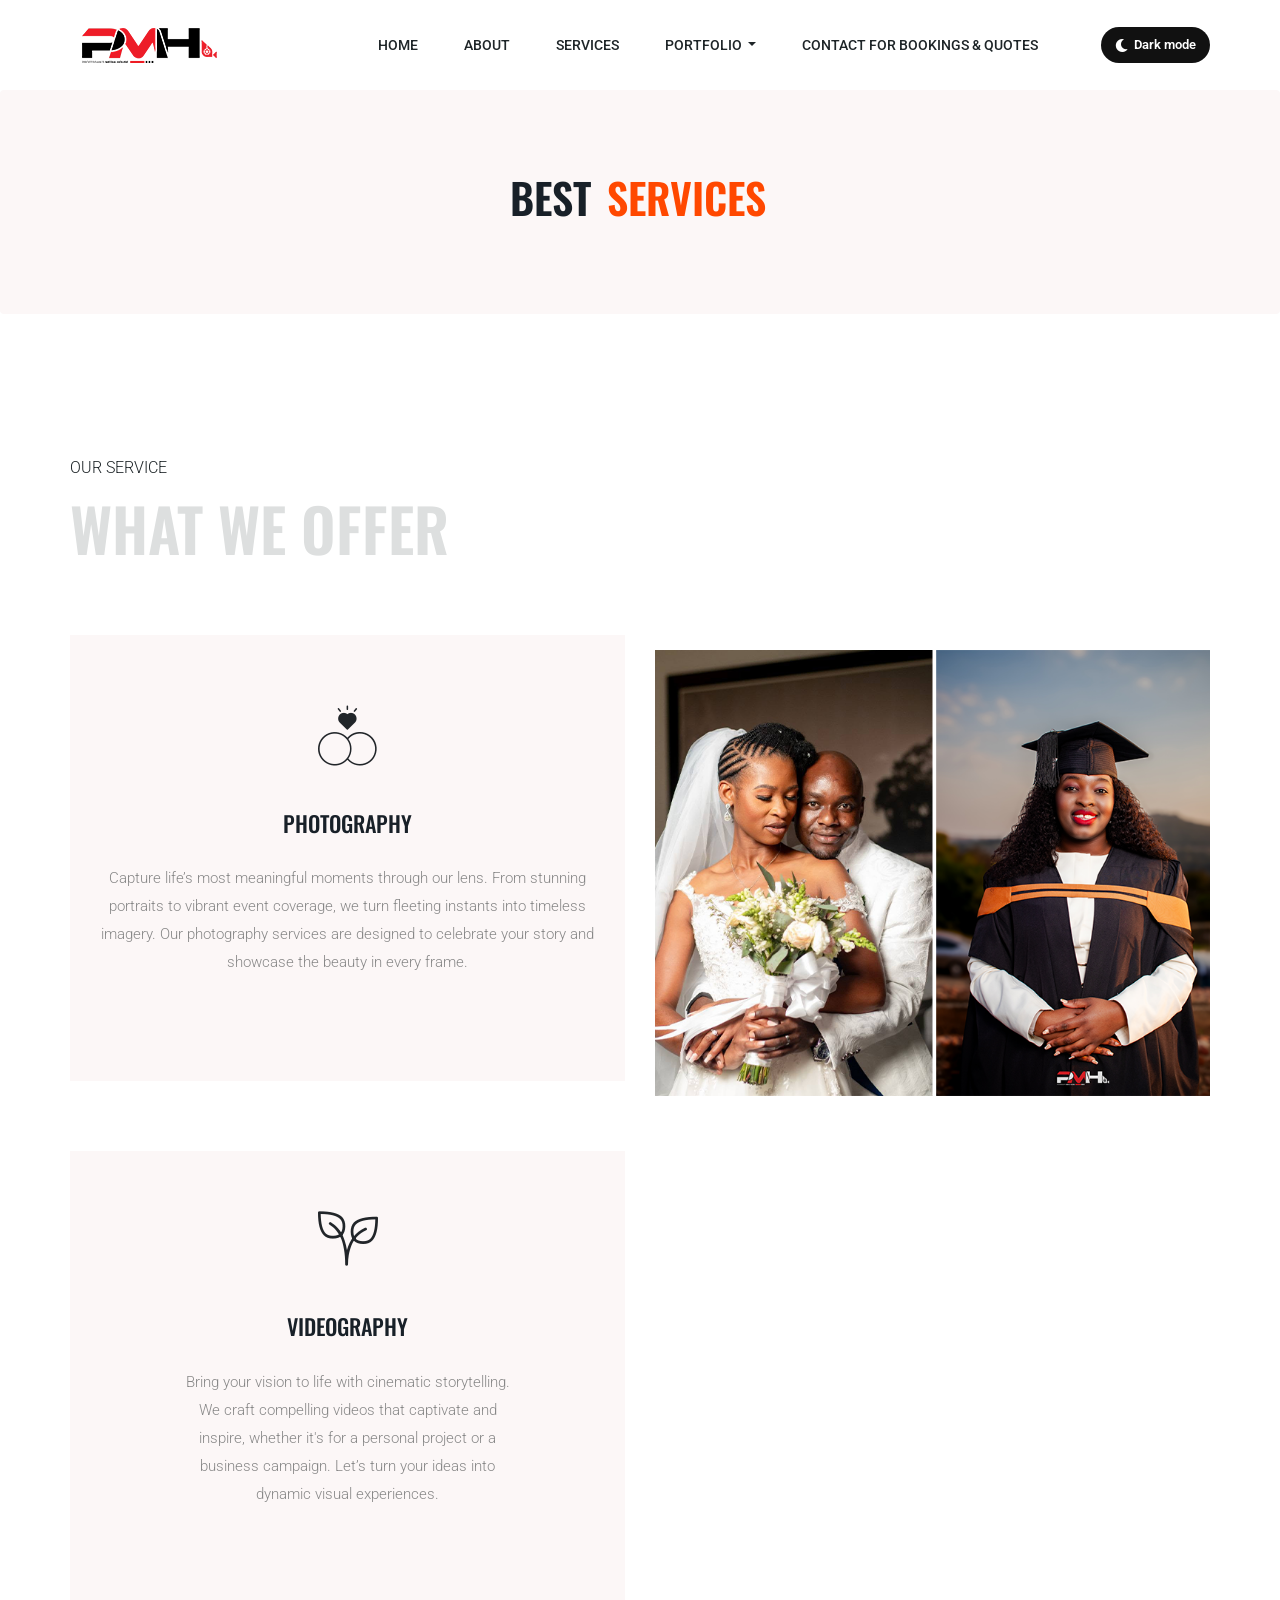
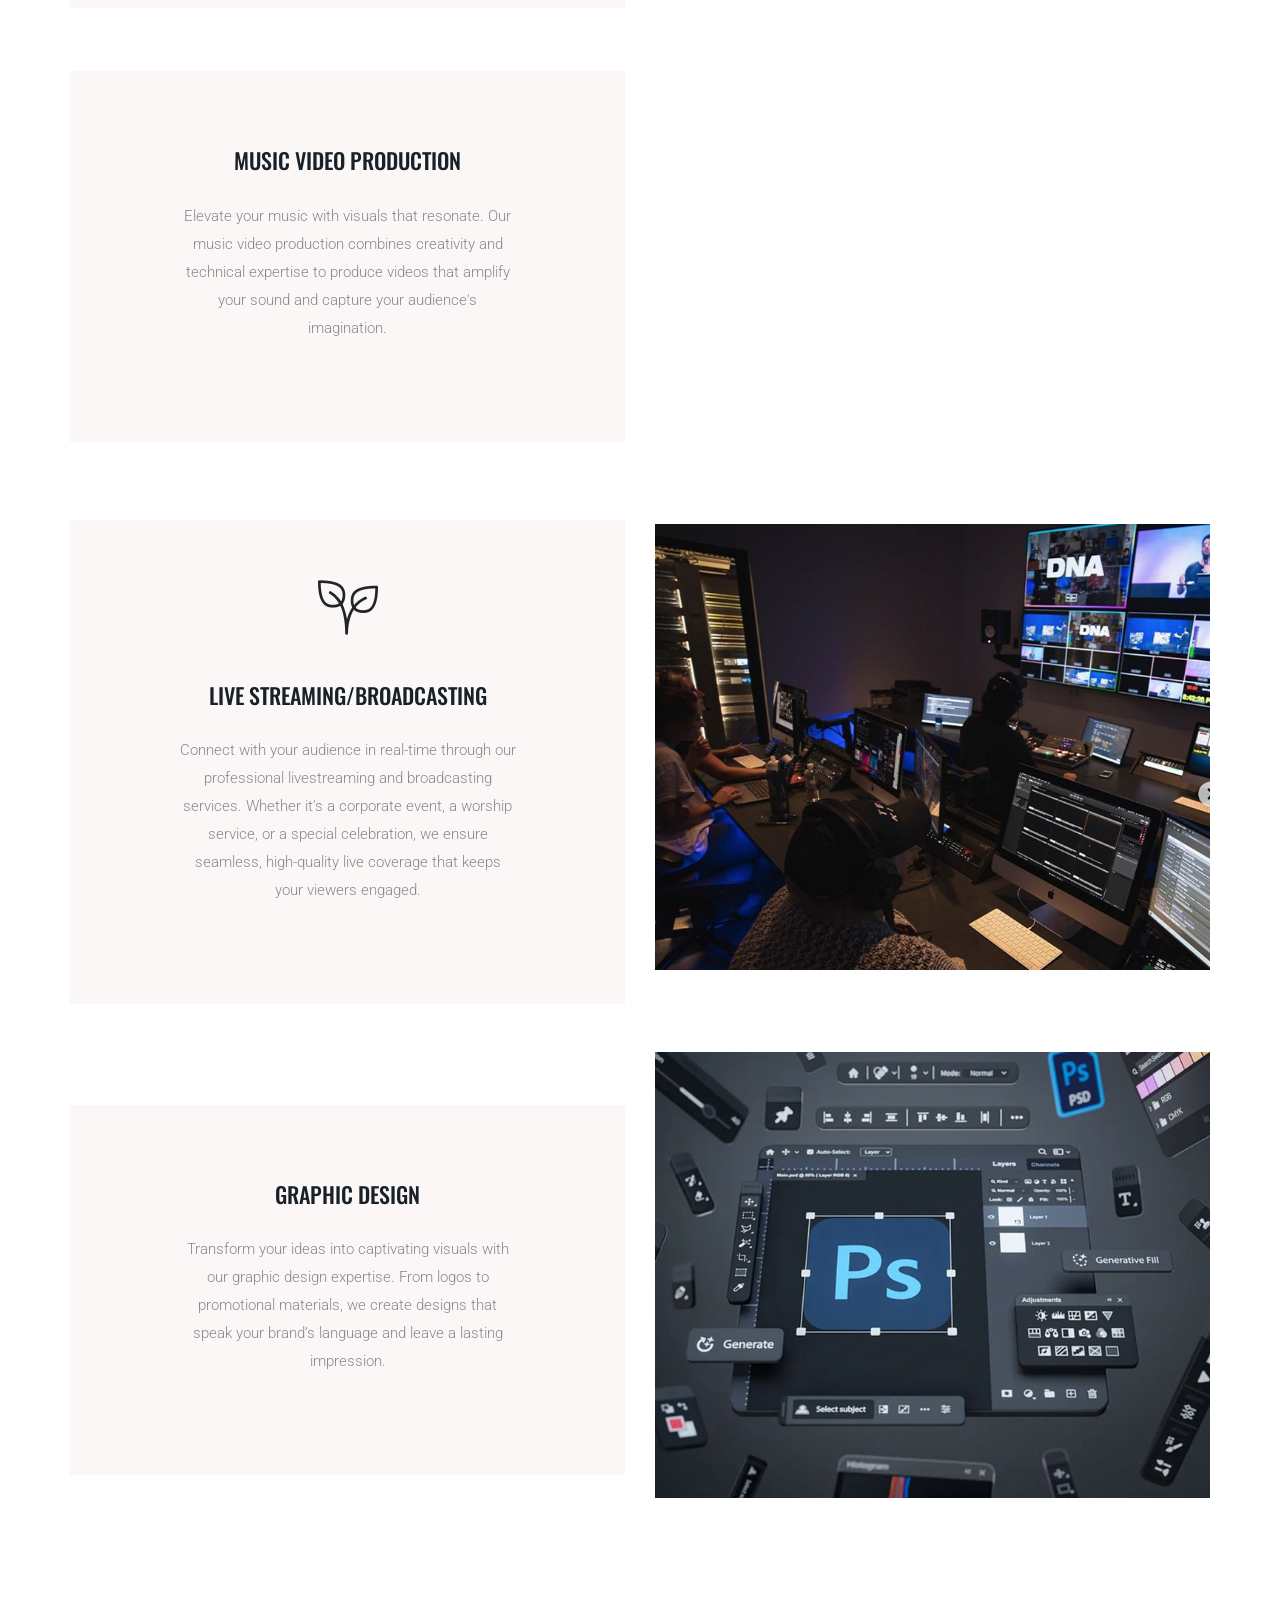
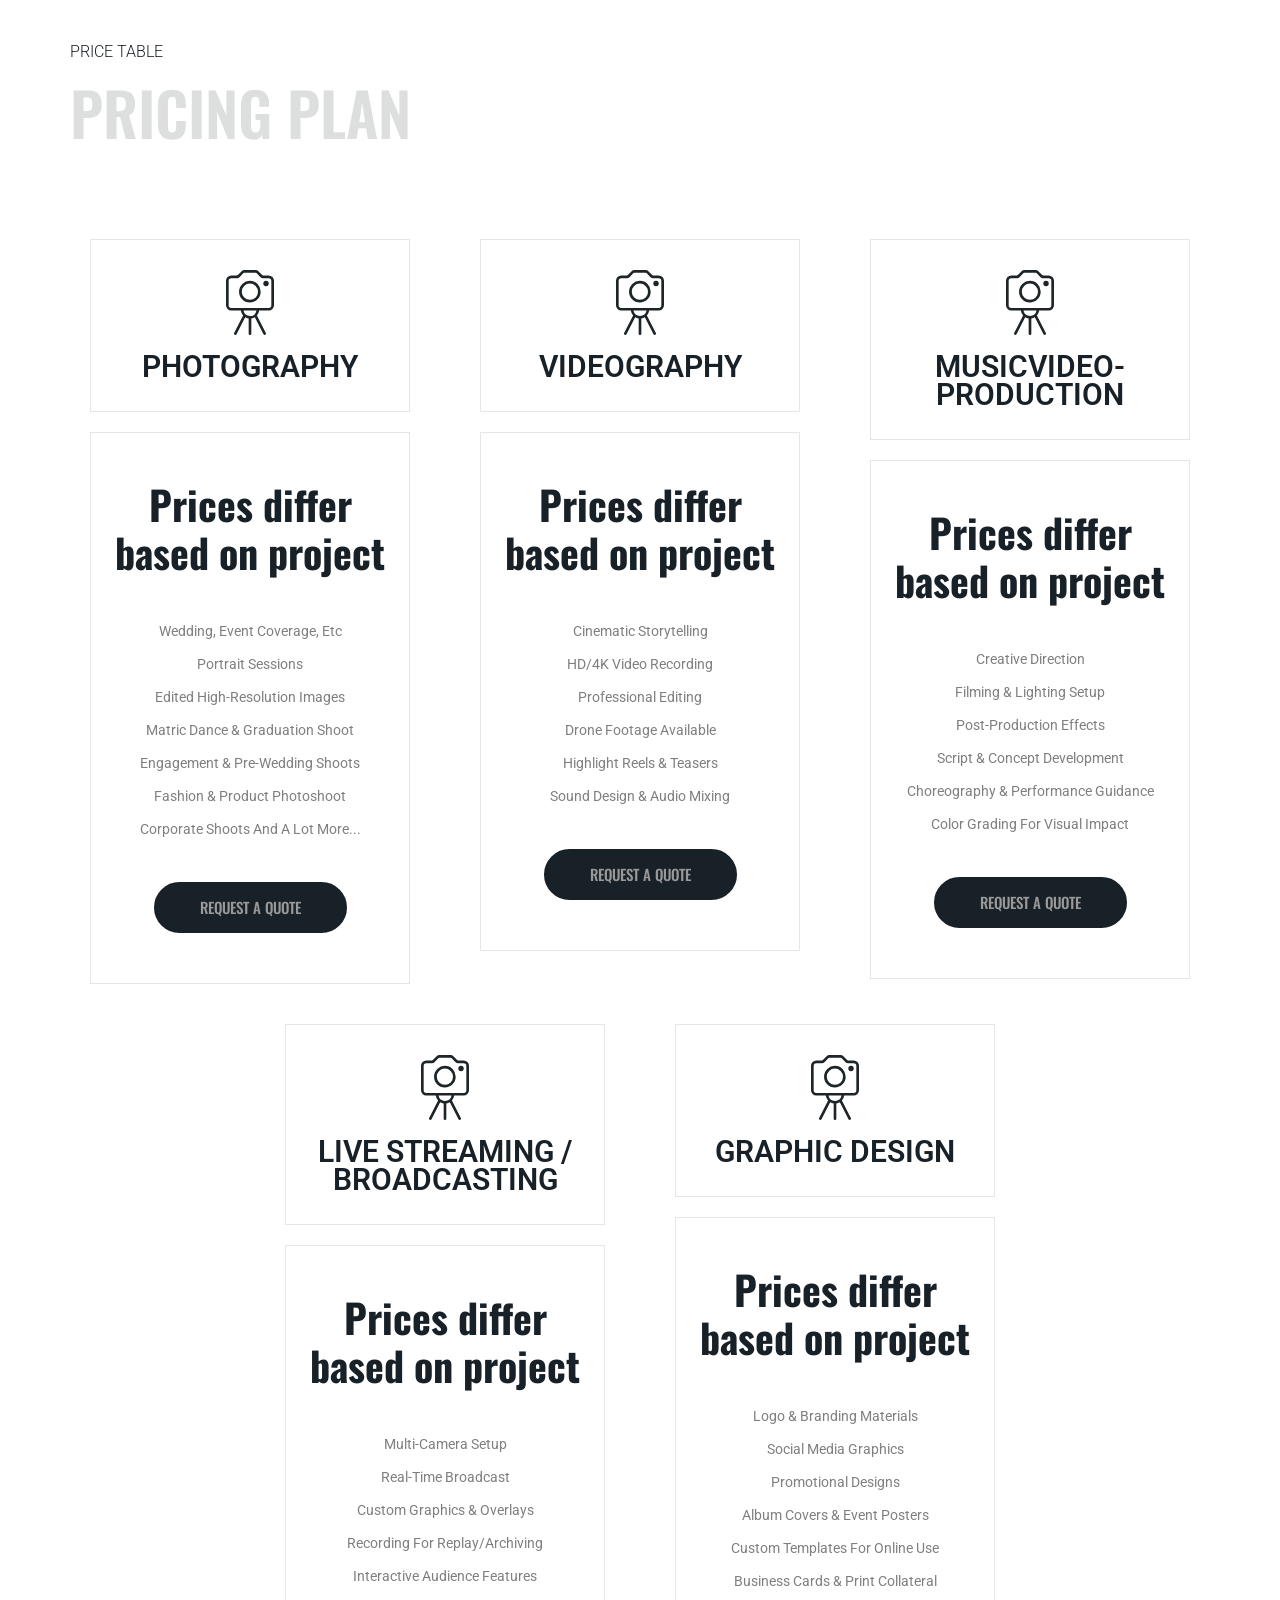
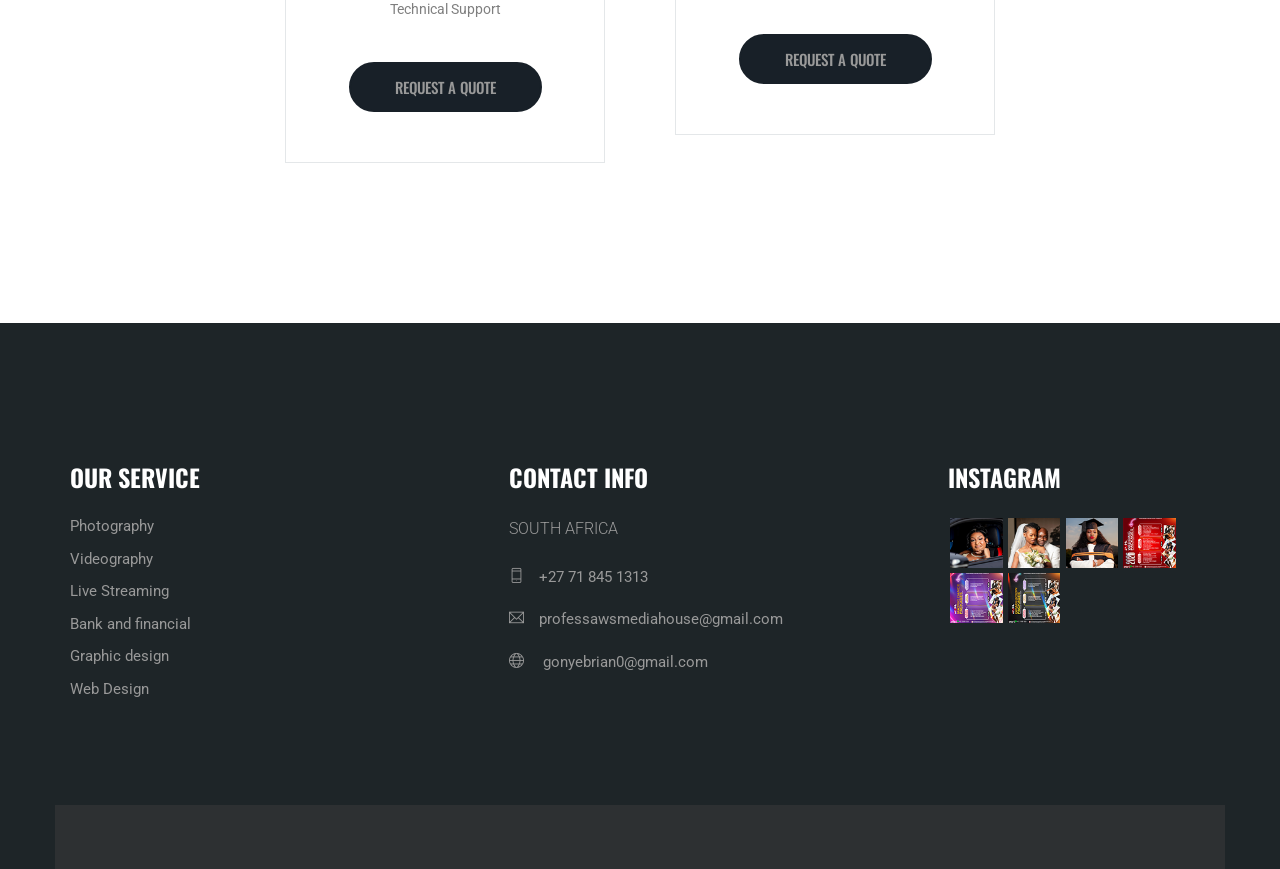
<file: services.html>
<!doctype html>
<html lang="zxx">

<head>
    <!-- Required meta tags -->
    <meta charset="utf-8">
    <meta name="viewport" content="width=device-width, initial-scale=1, shrink-to-fit=no">
    <title>Professaw's Media House</title>
    <link rel="icon" href="img/favicon.png">
    <!-- Bootstrap CSS -->
    <link rel="stylesheet" href="css/bootstrap.min.css">
    <!-- animate CSS -->
    <link rel="stylesheet" href="css/animate.css">
    <!-- owl carousel CSS -->
    <link rel="stylesheet" href="css/owl.carousel.min.css">
    <!-- font awesome CSS -->
    <link rel="stylesheet" href="css/all.css">
    <!-- flaticon CSS -->
    <link rel="stylesheet" href="css/flaticon.css">
    <link rel="stylesheet" href="css/themify-icons.css">
    <link rel="stylesheet" href="css/swiper.min.css">
    <!-- font awesome CSS -->
    <link rel="stylesheet" href="css/magnific-popup.css">
    <!-- swiper CSS -->
    <link rel="stylesheet" href="css/slick.css">
    <!-- style CSS -->
    <link rel="stylesheet" href="css/style.css">
</head>

<body>
    <!--::header part start::-->
    <header class="main_menu home_menu">
        <div class="container">
            <div class="row align-items-center">
                <div class="col-lg-12">
                    <nav class="navbar navbar-expand-lg navbar-light">
                        <a class="navbar-brand" href="index.html"> <img src="img/logo.png" alt="logo"> </a>
                        <button class="navbar-toggler" type="button" data-toggle="collapse"
                            data-target="#navbarSupportedContent" aria-controls="navbarSupportedContent"
                            aria-expanded="false" aria-label="Toggle navigation">
                            <span class="menu_icon"><i class="fas fa-bars"></i></span>
                        </button>

                        <div class="collapse navbar-collapse main-menu-item" id="navbarSupportedContent">
                            <ul class="navbar-nav">
                                <li class="nav-item">
                                    <a class="nav-link" href="index.html">Home</a>
                                </li>
                                <li class="nav-item">
                                    <a class="nav-link" href="about.html">about</a>
                                </li>
                                <li class="nav-item">
                                    <a class="nav-link" href="services.html">services</a>
                                </li>
                                <li class="nav-item dropdown">
                                    <a class="nav-link dropdown-toggle" href="" id="navbarDropdownpro" role="button"
                                        data-toggle="dropdown" aria-haspopup="true" aria-expanded="false">
                                        portfolio
                                    </a>
                                    <div class="dropdown-menu" aria-labelledby="navbarDropdownpro">
                                        <a class="dropdown-item" href="portfolio.html">portfolio</a>
                                        
                                    </div>
                                </li>

                               
                                
                                <li class="nav-item">
                                    <a class="nav-link" href="contact.html">contact for bookings & quotes</a>
                                </li>
                            </ul>
                        </div>
                        <div class="dropdown cart">
                            <a class="dropdown-toggle" href="#" id="navbarDropdown3" role="button"
                                data-toggle="dropdown" aria-haspopup="true" aria-expanded="false">
                                
                            </a>
                            <!-- <div class="dropdown-menu" aria-labelledby="navbarDropdown">
                                        <div class="single_product">
        
                                        </div>
                                    </div> -->
                        </div>
                    </nav>
                </div>
            </div>
        </div>
    </header>
    <!-- Header part end-->

    <!-- breadcrumb start-->
    <section class="breadcrumb breadcrumb_bg">
        <div class="container">
            <div class="row">
                <div class="col-lg-12">
                    <div class="breadcrumb_iner text-center">
                        <div class="breadcrumb_iner_item">
                            <h2>best <span>services</span></h2>
                        </div>
                    </div>
                </div>
            </div>
        </div>
    </section>
    <!-- breadcrumb start-->

    <!--::our_service part start::-->
    <section class="our_service padding_top">
        <div class="container">
            <div class="row">
                <div class="col-lg-6">
                    <div class="section_tittle">
                        <p>our service</p>
                        <h2>what we offer</h2>
                    </div>
                </div>
            </div>
            <div class="row align-items-center">
                <div class="col-lg-6 col-md-6">
                    <div class="single_offer_text text-center wedding">
                        <span class="flaticon-love-and-romance"></span>
                        <h4>Photography</h4>
                        <p>Capture life’s most meaningful moments through our lens. 
                            From stunning portraits to vibrant event coverage, we turn fleeting instants into timeless imagery. 
                            Our photography services are designed to celebrate your story and showcase the beauty in every frame.</p>
                        
                    </div>
                </div>
                <div class="col-lg-6 col-md-6">
                    <div class="single_offer_img d-none d-md-block">
                        <img src="img/single_offer_img_2.png" alt="">
                    </div>
                </div>
            </div>
            <div class="row align-items-center">
                <div class="col-lg-6 col-md-6">
                    <div class="single_offer_text text-center nature">
                        <span class="flaticon-leaf"></span>
                        <h4>Videography</h4>
                        <p>Bring your vision to life with cinematic storytelling. 
                            We craft compelling videos that captivate and inspire, 
                            whether it's for a personal project or a business campaign. 
                            Let’s turn your ideas into dynamic visual experiences.</p>
                        
                    </div>
                </div>
                <div class="col-lg-6 col-md-6">
                    <div class="single_offer_img d-none d-md-block">
                        <iframe
                            src="https://www.instagram.com/reel/DU2vONIDKEf/embed/captioned/"
                            width="100%"
                            height="500"
                            frameborder="0"
                            scrolling="no"
                            allowtransparency="true">
                        </iframe>
                    </div>
                </div>
            </div>
            <div class="row align-items-center mt-4">
                <div class="col-lg-6 col-md-6">
                    <div class="single_offer_text text-center nature">
                        <span class="flaticon-camera"></span>
                        <h4>Music Video Production</h4>
                        <p>Elevate your music with visuals that resonate. 
                            Our music video production combines creativity 
                            and technical expertise to produce videos that amplify your sound 
                            and capture your audience's imagination.</p>
                        
                    </div>
                </div>
                <div class="col-lg-6 col-md-6">
                    <div class="single_offer_img d-none d-md-block">
                        <iframe
                            width="100%"
                            height="360"
                            src="https://www.youtube.com/embed/PNqjnmK3NOo"
                            title="YouTube video player"
                            frameborder="0"
                            allow="accelerometer; autoplay; clipboard-write; encrypted-media; gyroscope; picture-in-picture"
                            allowfullscreen>
                        </iframe>
                    </div>
                </div>
            </div>
            <div class="row align-items-center mt-5">
                <div class="col-lg-6 col-md-6">
                    <div class="single_offer_text text-center nature">
                        <span class="flaticon-leaf"></span>
                        <h4>Live Streaming/Broadcasting</h4>
                        <p>Connect with your audience in real-time through our professional livestreaming 
                            and broadcasting services. Whether it's a corporate event, a worship service, 
                            or a special celebration, we ensure seamless, high-quality live coverage that 
                            keeps your viewers engaged.</p>
                        
                    </div>
                </div>
                <div class="col-lg-6 col-md-6">
                    <div class="single_offer_img d-none d-md-block">
                        <img src="img/single_offer_img_4.png" alt="">
                    </div>
                </div>
            </div>
            <div class="row align-items-center mt-5">
                <div class="col-lg-6 col-md-6">
                    <div class="single_offer_text text-center nature">
                        <span class="flaticon-camera"></span>
                        <h4>Graphic Design</h4>
                        <p>Transform your ideas into captivating visuals with our graphic design expertise. 
                            From logos to promotional materials, we create designs that speak your brand’s language 
                            and leave a lasting impression.</p>
                        
                    </div>
                </div>
                <div class="col-lg-6 col-md-6">
                    <div class="single_offer_img d-none d-md-block">
                        <img src="img/single_offer_img_5.png" alt="">
                    </div>
                </div>
            </div>
        </div>
    </section>
    <!--::our_service part end::-->

    <!--::pricing part start::-->
    <section class="pricing_part section_padding home_page_pricing">
        <div class="container">
            <div class="row">
                <div class="col-lg-6">
                    <div class="section_tittle">
                        <p>Price table</p>
                        <h2>pricing plan</h2>
                    </div>
                </div>
            </div>
            <div class="row justify-content-center">
                <div class="col-lg-4 col-sm-6">
                    <div class="single_pricing_part">
                        <div class="pricing_tittle">
                            <img src="img/icon/feature_icon_3.svg" alt="">
                            <p>PHOTOGRAPHY</p>
                        </div>
                        <div class="pricing_content">
                            <h3>Prices differ based on project <span></span></h3>
                            <ul>
                                <li>Wedding, Event Coverage, etc</li>
                                <li>Portrait Sessions</li>
                                <li>Edited High-Resolution Images</li>
                                <li>Matric Dance & Graduation Shoot</li>
                                <li>Engagement & Pre-Wedding Shoots</li>
                                <li>Fashion & Product Photoshoot</li>
                                <li>Corporate shoots And a lot more...</li>
                            </ul>
                            <a href="#" class="btn_2">REQUEST A QUOTE</a>
                        </div>
                    </div>
                </div>
                <div class="col-lg-4 col-sm-6">
                    <div class="single_pricing_part">
                        <div class="pricing_tittle">
                            <img src="img/icon/feature_icon_3.svg" alt="">
                            <p>VIDEOGRAPHY</p>
                        </div>
                        <div class="pricing_content">
                            <h3>Prices differ based on project <span></span></h3>
                            <ul>
                                <li>Cinematic Storytelling</li>
                                <li>HD/4K Video Recording</li>
                                <li>Professional Editing</li>
                                <li>Drone Footage Available</li>
                                <li>Highlight Reels & Teasers</li>
                                <li>Sound Design & Audio Mixing</li>
                            </ul>
                            <a href="#" class="btn_2">REQUEST A QUOTE</a>
                        </div>
                    </div>
                </div>
                <div class="col-lg-4 col-sm-6">
                    <div class="single_pricing_part">
                        <div class="pricing_tittle">
                            <img src="img/icon/feature_icon_3.svg" alt="">
                            <p>MUSICVIDEO-PRODUCTION</p>
                        </div>
                        <div class="pricing_content">
                            <h3>Prices differ based on project  <span></span></h3>
                            <ul>
                                <li>Creative Direction</li>
                                <li>Filming & Lighting Setup</li>
                                <li>Post-Production Effects</li>
                                <li>Script & Concept Development</li>
                                <li>Choreography & Performance Guidance</li>
                                <li>Color Grading for Visual Impact</li>
                            </ul>
                            <a href="#" class="btn_2">REQUEST A QUOTE</a>
                        </div>
                    </div>
                </div>
                <div class="col-lg-4 col-sm-6">
                    <div class="single_pricing_part">
                        <div class="pricing_tittle">
                            <img src="img/icon/feature_icon_3.svg" alt="">
                            <p>LIVE STREAMING / BROADCASTING</p>
                        </div>
                        <div class="pricing_content">
                            <h3>Prices differ based on project <span></span></h3>
                            <ul>
                                <li>Multi-Camera Setup</li>
                                <li>Real-Time Broadcast</li>
                                <li>Custom Graphics & Overlays</li>
                                <li>Recording for Replay/Archiving</li>
                                <li>Interactive Audience Features</li>
                                <li>Technical Support</li>
                            </ul>
                            <a href="#" class="btn_2">REQUEST A QUOTE</a>
                        </div>
                    </div>
                </div>
                <div class="col-lg-4 col-sm-6">
                    <div class="single_pricing_part">
                        <div class="pricing_tittle">
                            <img src="img/icon/feature_icon_3.svg" alt="">
                            <p>GRAPHIC DESIGN</p>
                        </div>
                        <div class="pricing_content">
                            <h3>Prices differ based on project <span></span></h3>
                            <ul>
                                <li>Logo & Branding Materials</li>
                                <li>Social Media Graphics</li>
                                <li>Promotional Designs</li>
                                <li>Album Covers & Event Posters</li>
                                <li>Custom Templates for Online Use</li>
                                <li>Business Cards & Print Collateral</li>
                            </ul>
                            <a href="#" class="btn_2">REQUEST A QUOTE</a>
                        </div>
                    </div>
                </div>

            </div>
        </div>
    </section>
    <!--::pricing part end::-->

    <!--::footer_part start::-->
    <footer class="footer-area">
    <div class="container">
      <div class="row justify-content-between">
        <div class="col-sm-6 col-md-6 col-lg-3">
          <div class="single-footer-widget">
            <h4>Our Service</h4>
            <ul>
              <li><a href="#">Photography</a></li>
                            <li><a href="#">Videography</a></li>
                            <li><a href="#">Live Streaming</a></li>
                            <li><a href="#">Bank and financial</a></li>
                            <li><a href="#">Graphic design</a></li>
                            <li><a href="#">Web Design</a></li>
                        </ul>

          </div>
        </div>
        <div class="col-sm-6 col-md-6 col-lg-3">
          <div class="single-footer-widget footer_icon">
            <h4>Contact Info</h4>
            <p>SOUTH AFRICA</p>
            <ul>
              <li><a href="#"><i class="ti-mobile"></i>+27 71 845 1313</a></li>
              <li><a href="#"><i class="ti-email"></i>professawsmediahouse@gmail.com</a></li>
              <li><a href="#"><i class="ti-world"></i> gonyebrian0@gmail.com</a></li>
            </ul>
          </div>
        </div>
        <div class="col-sm-6 col-md-6 col-lg-3">
          <div class="single-footer-widget footer_3">
            <h4>Instagram</h4>
            <div class="footer_img">
              <div class="single_footer_img">
                <img src="img/footer_img/footer_img_1.png" alt="">
                <i class="ti-instagram"><a href="https://www.instagram.com/p/DT0iSm6DIP6/?utm_source=ig_web_copy_link&igsh=MzRlODBiNWFlZA==" target="_blank" style="color: inherit; text-decoration: none;">Instagram</a></i>
              </div>
              <div class="single_footer_img">
                <img src="img/footer_img/footer_img_2.png" alt="">
                <i class="ti-instagram"><a href="https://www.instagram.com/p/DEmghemtxWR/?utm_source=ig_web_copy_link&igsh=MzRlODBiNWFlZA==" target="_blank" style="color: inherit; text-decoration: none;">Instagram</a></i>
              </div>
              <div class="single_footer_img">
                <img src="img/footer_img/footer_img_3.png" alt="">
                <i class="ti-instagram"><a href="https://www.instagram.com/p/DZXX5W4DCg6/?utm_source=ig_web_copy_link&igsh=MzRlODBiNWFlZA==" target="_blank" style="color: inherit; text-decoration: none;">Instagram</a></i>
              </div>
              <div class="single_footer_img">
                <img src="img/footer_img/footer_img_4.png" alt="">
                <i class="ti-instagram"><a href="https://www.instagram.com/p/DT2iDekDKZJ/?utm_source=ig_web_copy_link&igsh=MzRlODBiNWFlZA==" target="_blank" style="color: inherit; text-decoration: none;">Instagram</a></i>
              </div>
              <div class="single_footer_img">
                <img src="img/footer_img/footer_img_5.png" alt="">
                <i class="ti-instagram"><a href="https://www.instagram.com/p/DT2h3QxDPOs/?utm_source=ig_web_copy_link&igsh=MzRlODBiNWFlZA==" target="_blank" style="color: inherit; text-decoration: none;">Instagram</a></i>
              </div>
              <div class="single_footer_img">
                <img src="img/footer_img/footer_img_6.png" alt="">
                <i class="ti-instagram"><a href="https://www.instagram.com/p/DT2hmI5jKUe/?utm_source=ig_web_copy_link&igsh=MzRlODBiNWFlZA==" target="_blank" style="color: inherit; text-decoration: none;">Instagram</a></i>
              </div>
                        </div>
                    </div>
                </div>
                
        <div class="container-fluid">
            <div class="row justify-content-center">
                <div class="col-lg-12">
                    <div class="copyright_part_text text-center">
                        
                </div>
            </div>
        </div>
    </footer>
    <!--::footer_part end::-->

    <!-- jquery plugins here-->
    <script src="js/jquery-1.12.1.min.js"></script>
    <!-- popper js -->
    <script src="js/popper.min.js"></script>
    <!-- bootstrap js -->
    <script src="js/bootstrap.min.js"></script>
    <!-- easing js -->
    <script src="js/jquery.magnific-popup.js"></script>
    <!-- swiper js -->
    <script src="js/swiper.min.js"></script>
    <!-- swiper js -->
    <script src="js/jquery.filterizr.min.js"></script>
    <!-- particles js -->
    <script src="js/owl.carousel.min.js"></script>
    <script src="js/jquery.nice-select.min.js"></script>
    <!-- slick js -->
    <script src="js/slick.min.js"></script>
    <script src="js/swiper.min.js"></script>
    <script src="js/jquery.counterup.min.js"></script>
    <script src="js/waypoints.min.js"></script>
    <script src="js/contact.js"></script>
    <script src="js/jquery.ajaxchimp.min.js"></script>
    <script src="js/jquery.form.js"></script>
    <script src="js/jquery.validate.min.js"></script>
    <script src="js/mail-script.js"></script>
    <!-- custom js -->
    <script src="js/custom.js"></script>
</body>

</html>
</file>
<file: css/flaticon.css>
/*
  	Flaticon icon font: Flaticon
  	Creation date: 18/06/2019 06:15
  	*/

@font-face {
  font-family: "Flaticon";
  src: url("../fonts/Flaticon.eot");
  src: url("../fonts/Flaticon.eot?#iefix") format("embedded-opentype"),
       url("../fonts/Flaticon.woff2") format("woff2"),
       url("../fonts/Flaticon.woff") format("woff"),
       url("../fonts/Flaticon.ttf") format("truetype"),
       url("../fonts/Flaticon.svg#Flaticon") format("svg");
  font-weight: normal; 
  font-style: normal;
}

@media screen and (-webkit-min-device-pixel-ratio:0) {
  @font-face {
    font-family: "Flaticon";
    src: url("./Flaticon.svg#Flaticon") format("svg");
  }
}

[class^="flaticon-"]:before, [class*=" flaticon-"]:before,
[class^="flaticon-"]:after, [class*=" flaticon-"]:after {   
  font-family: Flaticon;
font-style: normal;
}

.flaticon-bag:before { content: "\f100"; }
.flaticon-love-and-romance:before { content: "\f101"; }
.flaticon-leaf:before { content: "\f102"; }
</file>
<file: css/themify-icons.css>
@font-face {
	font-family: 'themify';
	src:url('../fonts/themify.eot?-fvbane');
	src:url('../fonts/themify.eot?#iefix-fvbane') format('embedded-opentype'),
		url('../fonts/themify.woff?-fvbane') format('woff'),
		url('../fonts/themify.ttf?-fvbane') format('truetype'),
		url('../fonts/themify.svg?-fvbane#themify') format('svg');
	font-weight: normal;
	font-style: normal;
}

[class^="ti-"], [class*=" ti-"] {
	font-family: 'themify';
	speak: none;
	font-style: normal;
	font-weight: normal;
	font-variant: normal;
	text-transform: none;
	line-height: 1;

	/* Better Font Rendering =========== */
	-webkit-font-smoothing: antialiased;
	-moz-osx-font-smoothing: grayscale;
}

.ti-wand:before {
	content: "\e600";
}
.ti-volume:before {
	content: "\e601";
}
.ti-user:before {
	content: "\e602";
}
.ti-unlock:before {
	content: "\e603";
}
.ti-unlink:before {
	content: "\e604";
}
.ti-trash:before {
	content: "\e605";
}
.ti-thought:before {
	content: "\e606";
}
.ti-target:before {
	content: "\e607";
}
.ti-tag:before {
	content: "\e608";
}
.ti-tablet:before {
	content: "\e609";
}
.ti-star:before {
	content: "\e60a";
}
.ti-spray:before {
	content: "\e60b";
}
.ti-signal:before {
	content: "\e60c";
}
.ti-shopping-cart:before {
	content: "\e60d";
}
.ti-shopping-cart-full:before {
	content: "\e60e";
}
.ti-settings:before {
	content: "\e60f";
}
.ti-search:before {
	content: "\e610";
}
.ti-zoom-in:before {
	content: "\e611";
}
.ti-zoom-out:before {
	content: "\e612";
}
.ti-cut:before {
	content: "\e613";
}
.ti-ruler:before {
	content: "\e614";
}
.ti-ruler-pencil:before {
	content: "\e615";
}
.ti-ruler-alt:before {
	content: "\e616";
}
.ti-bookmark:before {
	content: "\e617";
}
.ti-bookmark-alt:before {
	content: "\e618";
}
.ti-reload:before {
	content: "\e619";
}
.ti-plus:before {
	content: "\e61a";
}
.ti-pin:before {
	content: "\e61b";
}
.ti-pencil:before {
	content: "\e61c";
}
.ti-pencil-alt:before {
	content: "\e61d";
}
.ti-paint-roller:before {
	content: "\e61e";
}
.ti-paint-bucket:before {
	content: "\e61f";
}
.ti-na:before {
	content: "\e620";
}
.ti-mobile:before {
	content: "\e621";
}
.ti-minus:before {
	content: "\e622";
}
.ti-medall:before {
	content: "\e623";
}
.ti-medall-alt:before {
	content: "\e624";
}
.ti-marker:before {
	content: "\e625";
}
.ti-marker-alt:before {
	content: "\e626";
}
.ti-arrow-up:before {
	content: "\e627";
}
.ti-arrow-right:before {
	content: "\e628";
}
.ti-arrow-left:before {
	content: "\e629";
}
.ti-arrow-down:before {
	content: "\e62a";
}
.ti-lock:before {
	content: "\e62b";
}
.ti-location-arrow:before {
	content: "\e62c";
}
.ti-link:before {
	content: "\e62d";
}
.ti-layout:before {
	content: "\e62e";
}
.ti-layers:before {
	content: "\e62f";
}
.ti-layers-alt:before {
	content: "\e630";
}
.ti-key:before {
	content: "\e631";
}
.ti-import:before {
	content: "\e632";
}
.ti-image:before {
	content: "\e633";
}
.ti-heart:before {
	content: "\e634";
}
.ti-heart-broken:before {
	content: "\e635";
}
.ti-hand-stop:before {
	content: "\e636";
}
.ti-hand-open:before {
	content: "\e637";
}
.ti-hand-drag:before {
	content: "\e638";
}
.ti-folder:before {
	content: "\e639";
}
.ti-flag:before {
	content: "\e63a";
}
.ti-flag-alt:before {
	content: "\e63b";
}
.ti-flag-alt-2:before {
	content: "\e63c";
}
.ti-eye:before {
	content: "\e63d";
}
.ti-export:before {
	content: "\e63e";
}
.ti-exchange-vertical:before {
	content: "\e63f";
}
.ti-desktop:before {
	content: "\e640";
}
.ti-cup:before {
	content: "\e641";
}
.ti-crown:before {
	content: "\e642";
}
.ti-comments:before {
	content: "\e643";
}
.ti-comment:before {
	content: "\e644";
}
.ti-comment-alt:before {
	content: "\e645";
}
.ti-close:before {
	content: "\e646";
}
.ti-clip:before {
	content: "\e647";
}
.ti-angle-up:before {
	content: "\e648";
}
.ti-angle-right:before {
	content: "\e649";
}
.ti-angle-left:before {
	content: "\e64a";
}
.ti-angle-down:before {
	content: "\e64b";
}
.ti-check:before {
	content: "\e64c";
}
.ti-check-box:before {
	content: "\e64d";
}
.ti-camera:before {
	content: "\e64e";
}
.ti-announcement:before {
	content: "\e64f";
}
.ti-brush:before {
	content: "\e650";
}
.ti-briefcase:before {
	content: "\e651";
}
.ti-bolt:before {
	content: "\e652";
}
.ti-bolt-alt:before {
	content: "\e653";
}
.ti-blackboard:before {
	content: "\e654";
}
.ti-bag:before {
	content: "\e655";
}
.ti-move:before {
	content: "\e656";
}
.ti-arrows-vertical:before {
	content: "\e657";
}
.ti-arrows-horizontal:before {
	content: "\e658";
}
.ti-fullscreen:before {
	content: "\e659";
}
.ti-arrow-top-right:before {
	content: "\e65a";
}
.ti-arrow-top-left:before {
	content: "\e65b";
}
.ti-arrow-circle-up:before {
	content: "\e65c";
}
.ti-arrow-circle-right:before {
	content: "\e65d";
}
.ti-arrow-circle-left:before {
	content: "\e65e";
}
.ti-arrow-circle-down:before {
	content: "\e65f";
}
.ti-angle-double-up:before {
	content: "\e660";
}
.ti-angle-double-right:before {
	content: "\e661";
}
.ti-angle-double-left:before {
	content: "\e662";
}
.ti-angle-double-down:before {
	content: "\e663";
}
.ti-zip:before {
	content: "\e664";
}
.ti-world:before {
	content: "\e665";
}
.ti-wheelchair:before {
	content: "\e666";
}
.ti-view-list:before {
	content: "\e667";
}
.ti-view-list-alt:before {
	content: "\e668";
}
.ti-view-grid:before {
	content: "\e669";
}
.ti-uppercase:before {
	content: "\e66a";
}
.ti-upload:before {
	content: "\e66b";
}
.ti-underline:before {
	content: "\e66c";
}
.ti-truck:before {
	content: "\e66d";
}
.ti-timer:before {
	content: "\e66e";
}
.ti-ticket:before {
	content: "\e66f";
}
.ti-thumb-up:before {
	content: "\e670";
}
.ti-thumb-down:before {
	content: "\e671";
}
.ti-text:before {
	content: "\e672";
}
.ti-stats-up:before {
	content: "\e673";
}
.ti-stats-down:before {
	content: "\e674";
}
.ti-split-v:before {
	content: "\e675";
}
.ti-split-h:before {
	content: "\e676";
}
.ti-smallcap:before {
	content: "\e677";
}
.ti-shine:before {
	content: "\e678";
}
.ti-shift-right:before {
	content: "\e679";
}
.ti-shift-left:before {
	content: "\e67a";
}
.ti-shield:before {
	content: "\e67b";
}
.ti-notepad:before {
	content: "\e67c";
}
.ti-server:before {
	content: "\e67d";
}
.ti-quote-right:before {
	content: "\e67e";
}
.ti-quote-left:before {
	content: "\e67f";
}
.ti-pulse:before {
	content: "\e680";
}
.ti-printer:before {
	content: "\e681";
}
.ti-power-off:before {
	content: "\e682";
}
.ti-plug:before {
	content: "\e683";
}
.ti-pie-chart:before {
	content: "\e684";
}
.ti-paragraph:before {
	content: "\e685";
}
.ti-panel:before {
	content: "\e686";
}
.ti-package:before {
	content: "\e687";
}
.ti-music:before {
	content: "\e688";
}
.ti-music-alt:before {
	content: "\e689";
}
.ti-mouse:before {
	content: "\e68a";
}
.ti-mouse-alt:before {
	content: "\e68b";
}
.ti-money:before {
	content: "\e68c";
}
.ti-microphone:before {
	content: "\e68d";
}
.ti-menu:before {
	content: "\e68e";
}
.ti-menu-alt:before {
	content: "\e68f";
}
.ti-map:before {
	content: "\e690";
}
.ti-map-alt:before {
	content: "\e691";
}
.ti-loop:before {
	content: "\e692";
}
.ti-location-pin:before {
	content: "\e693";
}
.ti-list:before {
	content: "\e694";
}
.ti-light-bulb:before {
	content: "\e695";
}
.ti-Italic:before {
	content: "\e696";
}
.ti-info:before {
	content: "\e697";
}
.ti-infinite:before {
	content: "\e698";
}
.ti-id-badge:before {
	content: "\e699";
}
.ti-hummer:before {
	content: "\e69a";
}
.ti-home:before {
	content: "\e69b";
}
.ti-help:before {
	content: "\e69c";
}
.ti-headphone:before {
	content: "\e69d";
}
.ti-harddrives:before {
	content: "\e69e";
}
.ti-harddrive:before {
	content: "\e69f";
}
.ti-gift:before {
	content: "\e6a0";
}
.ti-game:before {
	content: "\e6a1";
}
.ti-filter:before {
	content: "\e6a2";
}
.ti-files:before {
	content: "\e6a3";
}
.ti-file:before {
	content: "\e6a4";
}
.ti-eraser:before {
	content: "\e6a5";
}
.ti-envelope:before {
	content: "\e6a6";
}
.ti-download:before {
	content: "\e6a7";
}
.ti-direction:before {
	content: "\e6a8";
}
.ti-direction-alt:before {
	content: "\e6a9";
}
.ti-dashboard:before {
	content: "\e6aa";
}
.ti-control-stop:before {
	content: "\e6ab";
}
.ti-control-shuffle:before {
	content: "\e6ac";
}
.ti-control-play:before {
	content: "\e6ad";
}
.ti-control-pause:before {
	content: "\e6ae";
}
.ti-control-forward:before {
	content: "\e6af";
}
.ti-control-backward:before {
	content: "\e6b0";
}
.ti-cloud:before {
	content: "\e6b1";
}
.ti-cloud-up:before {
	content: "\e6b2";
}
.ti-cloud-down:before {
	content: "\e6b3";
}
.ti-clipboard:before {
	content: "\e6b4";
}
.ti-car:before {
	content: "\e6b5";
}
.ti-calendar:before {
	content: "\e6b6";
}
.ti-book:before {
	content: "\e6b7";
}
.ti-bell:before {
	content: "\e6b8";
}
.ti-basketball:before {
	content: "\e6b9";
}
.ti-bar-chart:before {
	content: "\e6ba";
}
.ti-bar-chart-alt:before {
	content: "\e6bb";
}
.ti-back-right:before {
	content: "\e6bc";
}
.ti-back-left:before {
	content: "\e6bd";
}
.ti-arrows-corner:before {
	content: "\e6be";
}
.ti-archive:before {
	content: "\e6bf";
}
.ti-anchor:before {
	content: "\e6c0";
}
.ti-align-right:before {
	content: "\e6c1";
}
.ti-align-left:before {
	content: "\e6c2";
}
.ti-align-justify:before {
	content: "\e6c3";
}
.ti-align-center:before {
	content: "\e6c4";
}
.ti-alert:before {
	content: "\e6c5";
}
.ti-alarm-clock:before {
	content: "\e6c6";
}
.ti-agenda:before {
	content: "\e6c7";
}
.ti-write:before {
	content: "\e6c8";
}
.ti-window:before {
	content: "\e6c9";
}
.ti-widgetized:before {
	content: "\e6ca";
}
.ti-widget:before {
	content: "\e6cb";
}
.ti-widget-alt:before {
	content: "\e6cc";
}
.ti-wallet:before {
	content: "\e6cd";
}
.ti-video-clapper:before {
	content: "\e6ce";
}
.ti-video-camera:before {
	content: "\e6cf";
}
.ti-vector:before {
	content: "\e6d0";
}
.ti-themify-logo:before {
	content: "\e6d1";
}
.ti-themify-favicon:before {
	content: "\e6d2";
}
.ti-themify-favicon-alt:before {
	content: "\e6d3";
}
.ti-support:before {
	content: "\e6d4";
}
.ti-stamp:before {
	content: "\e6d5";
}
.ti-split-v-alt:before {
	content: "\e6d6";
}
.ti-slice:before {
	content: "\e6d7";
}
.ti-shortcode:before {
	content: "\e6d8";
}
.ti-shift-right-alt:before {
	content: "\e6d9";
}
.ti-shift-left-alt:before {
	content: "\e6da";
}
.ti-ruler-alt-2:before {
	content: "\e6db";
}
.ti-receipt:before {
	content: "\e6dc";
}
.ti-pin2:before {
	content: "\e6dd";
}
.ti-pin-alt:before {
	content: "\e6de";
}
.ti-pencil-alt2:before {
	content: "\e6df";
}
.ti-palette:before {
	content: "\e6e0";
}
.ti-more:before {
	content: "\e6e1";
}
.ti-more-alt:before {
	content: "\e6e2";
}
.ti-microphone-alt:before {
	content: "\e6e3";
}
.ti-magnet:before {
	content: "\e6e4";
}
.ti-line-double:before {
	content: "\e6e5";
}
.ti-line-dotted:before {
	content: "\e6e6";
}
.ti-line-dashed:before {
	content: "\e6e7";
}
.ti-layout-width-full:before {
	content: "\e6e8";
}
.ti-layout-width-default:before {
	content: "\e6e9";
}
.ti-layout-width-default-alt:before {
	content: "\e6ea";
}
.ti-layout-tab:before {
	content: "\e6eb";
}
.ti-layout-tab-window:before {
	content: "\e6ec";
}
.ti-layout-tab-v:before {
	content: "\e6ed";
}
.ti-layout-tab-min:before {
	content: "\e6ee";
}
.ti-layout-slider:before {
	content: "\e6ef";
}
.ti-layout-slider-alt:before {
	content: "\e6f0";
}
.ti-layout-sidebar-right:before {
	content: "\e6f1";
}
.ti-layout-sidebar-none:before {
	content: "\e6f2";
}
.ti-layout-sidebar-left:before {
	content: "\e6f3";
}
.ti-layout-placeholder:before {
	content: "\e6f4";
}
.ti-layout-menu:before {
	content: "\e6f5";
}
.ti-layout-menu-v:before {
	content: "\e6f6";
}
.ti-layout-menu-separated:before {
	content: "\e6f7";
}
.ti-layout-menu-full:before {
	content: "\e6f8";
}
.ti-layout-media-right-alt:before {
	content: "\e6f9";
}
.ti-layout-media-right:before {
	content: "\e6fa";
}
.ti-layout-media-overlay:before {
	content: "\e6fb";
}
.ti-layout-media-overlay-alt:before {
	content: "\e6fc";
}
.ti-layout-media-overlay-alt-2:before {
	content: "\e6fd";
}
.ti-layout-media-left-alt:before {
	content: "\e6fe";
}
.ti-layout-media-left:before {
	content: "\e6ff";
}
.ti-layout-media-center-alt:before {
	content: "\e700";
}
.ti-layout-media-center:before {
	content: "\e701";
}
.ti-layout-list-thumb:before {
	content: "\e702";
}
.ti-layout-list-thumb-alt:before {
	content: "\e703";
}
.ti-layout-list-post:before {
	content: "\e704";
}
.ti-layout-list-large-image:before {
	content: "\e705";
}
.ti-layout-line-solid:before {
	content: "\e706";
}
.ti-layout-grid4:before {
	content: "\e707";
}
.ti-layout-grid3:before {
	content: "\e708";
}
.ti-layout-grid2:before {
	content: "\e709";
}
.ti-layout-grid2-thumb:before {
	content: "\e70a";
}
.ti-layout-cta-right:before {
	content: "\e70b";
}
.ti-layout-cta-left:before {
	content: "\e70c";
}
.ti-layout-cta-center:before {
	content: "\e70d";
}
.ti-layout-cta-btn-right:before {
	content: "\e70e";
}
.ti-layout-cta-btn-left:before {
	content: "\e70f";
}
.ti-layout-column4:before {
	content: "\e710";
}
.ti-layout-column3:before {
	content: "\e711";
}
.ti-layout-column2:before {
	content: "\e712";
}
.ti-layout-accordion-separated:before {
	content: "\e713";
}
.ti-layout-accordion-merged:before {
	content: "\e714";
}
.ti-layout-accordion-list:before {
	content: "\e715";
}
.ti-ink-pen:before {
	content: "\e716";
}
.ti-info-alt:before {
	content: "\e717";
}
.ti-help-alt:before {
	content: "\e718";
}
.ti-headphone-alt:before {
	content: "\e719";
}
.ti-hand-point-up:before {
	content: "\e71a";
}
.ti-hand-point-right:before {
	content: "\e71b";
}
.ti-hand-point-left:before {
	content: "\e71c";
}
.ti-hand-point-down:before {
	content: "\e71d";
}
.ti-gallery:before {
	content: "\e71e";
}
.ti-face-smile:before {
	content: "\e71f";
}
.ti-face-sad:before {
	content: "\e720";
}
.ti-credit-card:before {
	content: "\e721";
}
.ti-control-skip-forward:before {
	content: "\e722";
}
.ti-control-skip-backward:before {
	content: "\e723";
}
.ti-control-record:before {
	content: "\e724";
}
.ti-control-eject:before {
	content: "\e725";
}
.ti-comments-smiley:before {
	content: "\e726";
}
.ti-brush-alt:before {
	content: "\e727";
}
.ti-youtube:before {
	content: "\e728";
}
.ti-vimeo:before {
	content: "\e729";
}
.ti-twitter:before {
	content: "\e72a";
}
.ti-time:before {
	content: "\e72b";
}
.ti-tumblr:before {
	content: "\e72c";
}
.ti-skype:before {
	content: "\e72d";
}
.ti-share:before {
	content: "\e72e";
}
.ti-share-alt:before {
	content: "\e72f";
}
.ti-rocket:before {
	content: "\e730";
}
.ti-pinterest:before {
	content: "\e731";
}
.ti-new-window:before {
	content: "\e732";
}
.ti-microsoft:before {
	content: "\e733";
}
.ti-list-ol:before {
	content: "\e734";
}
.ti-linkedin:before {
	content: "\e735";
}
.ti-layout-sidebar-2:before {
	content: "\e736";
}
.ti-layout-grid4-alt:before {
	content: "\e737";
}
.ti-layout-grid3-alt:before {
	content: "\e738";
}
.ti-layout-grid2-alt:before {
	content: "\e739";
}
.ti-layout-column4-alt:before {
	content: "\e73a";
}
.ti-layout-column3-alt:before {
	content: "\e73b";
}
.ti-layout-column2-alt:before {
	content: "\e73c";
}
.ti-instagram:before {
	content: "\e73d";
}
.ti-google:before {
	content: "\e73e";
}
.ti-github:before {
	content: "\e73f";
}
.ti-flickr:before {
	content: "\e740";
}
.ti-facebook:before {
	content: "\e741";
}
.ti-dropbox:before {
	content: "\e742";
}
.ti-dribbble:before {
	content: "\e743";
}
.ti-apple:before {
	content: "\e744";
}
.ti-android:before {
	content: "\e745";
}
.ti-save:before {
	content: "\e746";
}
.ti-save-alt:before {
	content: "\e747";
}
.ti-yahoo:before {
	content: "\e748";
}
.ti-wordpress:before {
	content: "\e749";
}
.ti-vimeo-alt:before {
	content: "\e74a";
}
.ti-twitter-alt:before {
	content: "\e74b";
}
.ti-tumblr-alt:before {
	content: "\e74c";
}
.ti-trello:before {
	content: "\e74d";
}
.ti-stack-overflow:before {
	content: "\e74e";
}
.ti-soundcloud:before {
	content: "\e74f";
}
.ti-sharethis:before {
	content: "\e750";
}
.ti-sharethis-alt:before {
	content: "\e751";
}
.ti-reddit:before {
	content: "\e752";
}
.ti-pinterest-alt:before {
	content: "\e753";
}
.ti-microsoft-alt:before {
	content: "\e754";
}
.ti-linux:before {
	content: "\e755";
}
.ti-jsfiddle:before {
	content: "\e756";
}
.ti-joomla:before {
	content: "\e757";
}
.ti-html5:before {
	content: "\e758";
}
.ti-flickr-alt:before {
	content: "\e759";
}
.ti-email:before {
	content: "\e75a";
}
.ti-drupal:before {
	content: "\e75b";
}
.ti-dropbox-alt:before {
	content: "\e75c";
}
.ti-css3:before {
	content: "\e75d";
}
.ti-rss:before {
	content: "\e75e";
}
.ti-rss-alt:before {
	content: "\e75f";
}
</file>
<file: css/style.css>
/**************** extend css start ****************/
/**************** extend css start ****************/
/**************** common css start ****************/
@import url("https://fonts.googleapis.com/css?family=Oswald:400,500,600,700|Roboto:400,500,700&display=swap");
/* line 3, ../../01 cl html template/187 Shotgear Photography/187 Shotgear Photography Html/sass/_common.scss */
body {
  font-family: "Roboto", sans-serif;
  padding: 0;
  margin: 0;
  font-size: 14px;
  overflow-x: hidden;
  transition: background-color 0.3s ease, color 0.3s ease;
}

img {
  max-width: 100%;
  height: auto;
}

body.dark-mode {
  background-color: #0f1318;
  color: #f5f5f5;
}

body.dark-mode .main_menu,
body.dark-mode .single_pricing_part,
body.dark-mode .footer-area,
body.dark-mode .breadcrumb,
body.dark-mode .about_us_text,
body.dark-mode .single_offer_text,
body.dark-mode .single-footer-widget,
body.dark-mode .contact-section,
body.dark-mode .portfolio-filter ul li,
body.dark-mode .single_service_text,
body.dark-mode .single_blog_item,
body.dark-mode .single_blog_item .blog_item_text,
body.dark-mode .quote-contact-modal .modal-content {
  background-color: #161b22;
  color: #f5f5f5;
}

body.dark-mode h1,
body.dark-mode h2,
body.dark-mode h3,
body.dark-mode h4,
body.dark-mode h5,
body.dark-mode h6,
body.dark-mode .section_tittle h2 {
  color: #f5f5f5;
}

body.dark-mode p,
body.dark-mode li,
body.dark-mode .pricing_content ul li,
body.dark-mode .single-footer-widget p,
body.dark-mode .single-footer-widget li a,
body.dark-mode .nav-link,
body.dark-mode .navbar-light .navbar-nav .nav-link,
body.dark-mode .section_tittle p {
  color: #d8d8d8;
}

body.dark-mode .btn_1,
body.dark-mode .btn_2,
body.dark-mode .dark-mode-toggle,
body.dark-mode .quote-option {
  background-color: #ff4800;
  border-color: #ff4800;
  color: #fff;
}

body.dark-mode .btn_1:hover,
body.dark-mode .btn_2:hover,
body.dark-mode .dark-mode-toggle:hover,
body.dark-mode .quote-option:hover {
  background-color: #e03d00;
  border-color: #e03d00;
  color: #fff;
}

body.dark-mode .portfolio-filter ul li.active {
  color: #ff4800 !important;
}

body.dark-mode .gallery_part .single_gallery_item .single_gallery_item_iner:after,
body.dark-mode .gallery_part .single_gallery_item .single_gallery_item_iner .gallery_item_text,
body.dark-mode .gallery_part .single_gallery_item:hover .gallery_item_text,
body.dark-mode .gallery_part .single_gallery_item:hover .single_gallery_item_iner:after {
  opacity: 0 !important;
  visibility: hidden !important;
  display: none !important;
  transform: none !important;
}

.dark-mode-toggle {
  margin-left: 1rem;
  border: 0;
  border-radius: 999px;
  padding: 8px 14px;
  background: #111;
  color: #fff;
  display: inline-flex;
  align-items: center;
  gap: 6px;
  font-size: 13px;
  font-weight: 600;
  transition: all 0.3s ease;
}

.dark-mode-toggle:hover {
  opacity: 0.9;
}

.quote-contact-modal .modal-content {
  border: 0;
  border-radius: 16px;
  padding: 10px;
}

.quote-contact-modal .quote-contact-options {
  display: flex;
  flex-wrap: wrap;
  gap: 10px;
  margin-top: 20px;
}

.quote-contact-modal .quote-option {
  display: inline-flex;
  align-items: center;
  justify-content: center;
  text-decoration: none;
  border-radius: 999px;
  padding: 10px 16px;
}

.gallery_part .single_gallery_item .single_gallery_item_iner:after,
.gallery_part .single_gallery_item .single_gallery_item_iner .gallery_item_text,
.gallery_part .single_gallery_item:hover .gallery_item_text,
.gallery_part .single_gallery_item:hover .single_gallery_item_iner:after {
  opacity: 0 !important;
  visibility: hidden !important;
  display: none !important;
  transform: none !important;
}

/* line 9, ../../01 cl html template/187 Shotgear Photography/187 Shotgear Photography Html/sass/_common.scss */
.message_submit_form:focus {
  outline: none;
}

/* line 12, ../../01 cl html template/187 Shotgear Photography/187 Shotgear Photography Html/sass/_common.scss */
input:hover, input:focus, .form-control:focus {
  outline: none !important;
  box-shadow: 0 0 0 0.2rem transparent;
  border: 1px solid #eaecee;
}

/* line 18, ../../01 cl html template/187 Shotgear Photography/187 Shotgear Photography Html/sass/_common.scss */
.gray_bg {
  background-color: #f7f7f7;
}

/* line 21, ../../01 cl html template/187 Shotgear Photography/187 Shotgear Photography Html/sass/_common.scss */
.section_padding {
  padding: 140px 0px;
}

@media only screen and (min-width: 992px) and (max-width: 1200px) {
  /* line 21, ../../01 cl html template/187 Shotgear Photography/187 Shotgear Photography Html/sass/_common.scss */
  .section_padding {
    padding: 100px 0px;
  }
}

@media only screen and (min-width: 768px) and (max-width: 991px) {
  /* line 21, ../../01 cl html template/187 Shotgear Photography/187 Shotgear Photography Html/sass/_common.scss */
  .section_padding {
    padding: 70px 0px;
  }
}

@media (max-width: 576px) {
  /* line 21, ../../01 cl html template/187 Shotgear Photography/187 Shotgear Photography Html/sass/_common.scss */
  .section_padding {
    padding: 70px 0px;
  }
}

@media only screen and (min-width: 576px) and (max-width: 767px) {
  /* line 21, ../../01 cl html template/187 Shotgear Photography/187 Shotgear Photography Html/sass/_common.scss */
  .section_padding {
    padding: 70px 0px;
  }
}

/* line 36, ../../01 cl html template/187 Shotgear Photography/187 Shotgear Photography Html/sass/_common.scss */
.single_padding_top {
  padding-top: 140px !important;
}

@media only screen and (min-width: 992px) and (max-width: 1200px) {
  /* line 36, ../../01 cl html template/187 Shotgear Photography/187 Shotgear Photography Html/sass/_common.scss */
  .single_padding_top {
    padding-top: 70px !important;
  }
}

@media only screen and (min-width: 768px) and (max-width: 991px) {
  /* line 36, ../../01 cl html template/187 Shotgear Photography/187 Shotgear Photography Html/sass/_common.scss */
  .single_padding_top {
    padding-top: 70px !important;
  }
}

@media (max-width: 576px) {
  /* line 36, ../../01 cl html template/187 Shotgear Photography/187 Shotgear Photography Html/sass/_common.scss */
  .single_padding_top {
    padding-top: 70px !important;
  }
}

@media only screen and (min-width: 576px) and (max-width: 767px) {
  /* line 36, ../../01 cl html template/187 Shotgear Photography/187 Shotgear Photography Html/sass/_common.scss */
  .single_padding_top {
    padding-top: 100px !important;
  }
}

/* line 51, ../../01 cl html template/187 Shotgear Photography/187 Shotgear Photography Html/sass/_common.scss */
.padding_top {
  padding-top: 140px;
}

@media only screen and (min-width: 992px) and (max-width: 1200px) {
  /* line 51, ../../01 cl html template/187 Shotgear Photography/187 Shotgear Photography Html/sass/_common.scss */
  .padding_top {
    padding-top: 100px;
  }
}

@media only screen and (min-width: 768px) and (max-width: 991px) {
  /* line 51, ../../01 cl html template/187 Shotgear Photography/187 Shotgear Photography Html/sass/_common.scss */
  .padding_top {
    padding-top: 70px;
  }
}

@media (max-width: 576px) {
  /* line 51, ../../01 cl html template/187 Shotgear Photography/187 Shotgear Photography Html/sass/_common.scss */
  .padding_top {
    padding-top: 70px;
  }
}

@media only screen and (min-width: 576px) and (max-width: 767px) {
  /* line 51, ../../01 cl html template/187 Shotgear Photography/187 Shotgear Photography Html/sass/_common.scss */
  .padding_top {
    padding-top: 70px;
  }
}

/* line 66, ../../01 cl html template/187 Shotgear Photography/187 Shotgear Photography Html/sass/_common.scss */
.padding_bottom {
  padding-bottom: 140px;
}

@media only screen and (min-width: 992px) and (max-width: 1200px) {
  /* line 66, ../../01 cl html template/187 Shotgear Photography/187 Shotgear Photography Html/sass/_common.scss */
  .padding_bottom {
    padding-bottom: 100px;
  }
}

@media only screen and (min-width: 768px) and (max-width: 991px) {
  /* line 66, ../../01 cl html template/187 Shotgear Photography/187 Shotgear Photography Html/sass/_common.scss */
  .padding_bottom {
    padding-bottom: 70px;
  }
}

@media (max-width: 576px) {
  /* line 66, ../../01 cl html template/187 Shotgear Photography/187 Shotgear Photography Html/sass/_common.scss */
  .padding_bottom {
    padding-bottom: 70px;
  }
}

@media only screen and (min-width: 576px) and (max-width: 767px) {
  /* line 66, ../../01 cl html template/187 Shotgear Photography/187 Shotgear Photography Html/sass/_common.scss */
  .padding_bottom {
    padding-bottom: 70px;
  }
}

/* line 81, ../../01 cl html template/187 Shotgear Photography/187 Shotgear Photography Html/sass/_common.scss */
a {
  text-decoration: none;
  -webkit-transition: 0.5s;
  transition: 0.5s;
}

/* line 84, ../../01 cl html template/187 Shotgear Photography/187 Shotgear Photography Html/sass/_common.scss */
a:hover {
  outline: none;
  text-decoration: none;
}

/* line 90, ../../01 cl html template/187 Shotgear Photography/187 Shotgear Photography Html/sass/_common.scss */
h1, h2, h3, h4, h5, h6 {
  color: #182028;
  font-family: "Oswald", sans-serif;
}

/* line 94, ../../01 cl html template/187 Shotgear Photography/187 Shotgear Photography Html/sass/_common.scss */
p {
  font-family: "Roboto", sans-serif;
  line-height: 28px;
  font-size: 15px;
  margin-bottom: 0px;
  color: #888888;
  font-weight: 300;
}

/* line 102, ../../01 cl html template/187 Shotgear Photography/187 Shotgear Photography Html/sass/_common.scss */
h2 {
  font-size: 44px;
  line-height: 28px;
  color: #182028;
  font-weight: 600;
  line-height: 1.222;
}

@media (max-width: 576px) {
  /* line 102, ../../01 cl html template/187 Shotgear Photography/187 Shotgear Photography Html/sass/_common.scss */
  h2 {
    font-size: 22px;
    line-height: 25px;
  }
}

@media only screen and (min-width: 576px) and (max-width: 767px) {
  /* line 102, ../../01 cl html template/187 Shotgear Photography/187 Shotgear Photography Html/sass/_common.scss */
  h2 {
    font-size: 24px;
    line-height: 25px;
  }
}

/* line 119, ../../01 cl html template/187 Shotgear Photography/187 Shotgear Photography Html/sass/_common.scss */
h3 {
  font-size: 24px;
  line-height: 25px;
}

@media (max-width: 576px) {
  /* line 119, ../../01 cl html template/187 Shotgear Photography/187 Shotgear Photography Html/sass/_common.scss */
  h3 {
    font-size: 20px;
  }
}

/* line 128, ../../01 cl html template/187 Shotgear Photography/187 Shotgear Photography Html/sass/_common.scss */
h5 {
  font-size: 18px;
  line-height: 22px;
}

/* line 133, ../../01 cl html template/187 Shotgear Photography/187 Shotgear Photography Html/sass/_common.scss */
img {
  max-width: 100%;
}

/* line 136, ../../01 cl html template/187 Shotgear Photography/187 Shotgear Photography Html/sass/_common.scss */
a:focus, .button:focus, button:focus, .btn:focus {
  text-decoration: none;
  outline: none;
  box-shadow: none;
  -webkit-transition: 1s;
  transition: 1s;
}

/* line 143, ../../01 cl html template/187 Shotgear Photography/187 Shotgear Photography Html/sass/_common.scss */
.section_tittle {
  margin-bottom: 80px;
}

@media (max-width: 991px) {
  /* line 143, ../../01 cl html template/187 Shotgear Photography/187 Shotgear Photography Html/sass/_common.scss */
  .section_tittle {
    margin-bottom: 40px;
  }
}

@media only screen and (min-width: 992px) and (max-width: 1200px) {
  /* line 143, ../../01 cl html template/187 Shotgear Photography/187 Shotgear Photography Html/sass/_common.scss */
  .section_tittle {
    margin-bottom: 40px;
  }
}

/* line 151, ../../01 cl html template/187 Shotgear Photography/187 Shotgear Photography Html/sass/_common.scss */
.section_tittle h2 {
  font-size: 60px;
  color: #dddfdf;
  line-height: 54px;
  font-weight: 600;
  position: relative;
  text-transform: uppercase;
}

@media (max-width: 991px) {
  /* line 151, ../../01 cl html template/187 Shotgear Photography/187 Shotgear Photography Html/sass/_common.scss */
  .section_tittle h2 {
    font-size: 30px;
  }
}

@media only screen and (min-width: 992px) and (max-width: 1200px) {
  /* line 151, ../../01 cl html template/187 Shotgear Photography/187 Shotgear Photography Html/sass/_common.scss */
  .section_tittle h2 {
    font-size: 45px;
  }
}

/* line 166, ../../01 cl html template/187 Shotgear Photography/187 Shotgear Photography Html/sass/_common.scss */
.section_tittle p {
  color: #1e2528;
  text-transform: capitalize;
  line-height: 27px;
  font-size: 16px;
  font-family: "Roboto", sans-serif;
  text-transform: uppercase;
  margin-bottom: 20px;
}

@media (max-width: 991px) {
  /* line 166, ../../01 cl html template/187 Shotgear Photography/187 Shotgear Photography Html/sass/_common.scss */
  .section_tittle p {
    margin-bottom: 0;
  }
}

@media only screen and (min-width: 992px) and (max-width: 1200px) {
  /* line 166, ../../01 cl html template/187 Shotgear Photography/187 Shotgear Photography Html/sass/_common.scss */
  .section_tittle p {
    margin-bottom: 10px;
  }
}

/* line 182, ../../01 cl html template/187 Shotgear Photography/187 Shotgear Photography Html/sass/_common.scss */
ul {
  list-style: none;
  margin: 0;
  padding: 0;
}

/* line 187, ../../01 cl html template/187 Shotgear Photography/187 Shotgear Photography Html/sass/_common.scss */
.mb_110 {
  margin-bottom: 110px;
}

@media (max-width: 576px) {
  /* line 187, ../../01 cl html template/187 Shotgear Photography/187 Shotgear Photography Html/sass/_common.scss */
  .mb_110 {
    margin-bottom: 220px;
  }
}

/* line 194, ../../01 cl html template/187 Shotgear Photography/187 Shotgear Photography Html/sass/_common.scss */
.mt_130 {
  margin-top: 130px;
}

@media (max-width: 576px) {
  /* line 194, ../../01 cl html template/187 Shotgear Photography/187 Shotgear Photography Html/sass/_common.scss */
  .mt_130 {
    margin-top: 70px;
  }
}

@media only screen and (min-width: 576px) and (max-width: 767px) {
  /* line 194, ../../01 cl html template/187 Shotgear Photography/187 Shotgear Photography Html/sass/_common.scss */
  .mt_130 {
    margin-top: 70px;
  }
}

@media only screen and (min-width: 768px) and (max-width: 991px) {
  /* line 194, ../../01 cl html template/187 Shotgear Photography/187 Shotgear Photography Html/sass/_common.scss */
  .mt_130 {
    margin-top: 70px;
  }
}

@media only screen and (min-width: 992px) and (max-width: 1200px) {
  /* line 194, ../../01 cl html template/187 Shotgear Photography/187 Shotgear Photography Html/sass/_common.scss */
  .mt_130 {
    margin-top: 70px;
  }
}

/* line 209, ../../01 cl html template/187 Shotgear Photography/187 Shotgear Photography Html/sass/_common.scss */
.mb_130 {
  margin-bottom: 140px;
}

@media (max-width: 991px) {
  /* line 209, ../../01 cl html template/187 Shotgear Photography/187 Shotgear Photography Html/sass/_common.scss */
  .mb_130 {
    margin-bottom: 70px;
  }
}

@media only screen and (min-width: 992px) and (max-width: 1200px) {
  /* line 209, ../../01 cl html template/187 Shotgear Photography/187 Shotgear Photography Html/sass/_common.scss */
  .mb_130 {
    margin-bottom: 100px;
  }
}

/* line 218, ../../01 cl html template/187 Shotgear Photography/187 Shotgear Photography Html/sass/_common.scss */
.padding_less_40 {
  margin-bottom: -50px;
}

/* line 221, ../../01 cl html template/187 Shotgear Photography/187 Shotgear Photography Html/sass/_common.scss */
.z_index {
  z-index: 9 !important;
  position: relative;
}

@media only screen and (min-width: 1200px) and (max-width: 3640px) {
  /* line 227, ../../01 cl html template/187 Shotgear Photography/187 Shotgear Photography Html/sass/_common.scss */
  .container {
    max-width: 1170px;
  }
}

@media (max-width: 1200px) {
  /* line 232, ../../01 cl html template/187 Shotgear Photography/187 Shotgear Photography Html/sass/_common.scss */
  [class*="hero-ani-"] {
    display: none !important;
  }
}

/* line 236, ../../01 cl html template/187 Shotgear Photography/187 Shotgear Photography Html/sass/_common.scss */
.custom-animation1 {
  backface-visibility: hidden;
  animation: jumping 9s ease-in-out 2s infinite alternate;
  animation-delay: 1s;
  transition: all .9s ease 5s;
  user-select: none;
}

/* line 244, ../../01 cl html template/187 Shotgear Photography/187 Shotgear Photography Html/sass/_common.scss */
.custom-animation2 {
  backface-visibility: hidden;
  animation: jumping2 9s ease-in-out 2s infinite alternate;
  animation-delay: 1s;
  transition: all 1s ease 3s;
  user-select: none;
}

/* line 252, ../../01 cl html template/187 Shotgear Photography/187 Shotgear Photography Html/sass/_common.scss */
.custom-animation3 {
  backface-visibility: hidden;
  animation: jumping3 9s ease-in-out 2s infinite alternate;
  animation-delay: 1s;
  transition: all 7s ease 2s;
  user-select: none;
}

/* line 260, ../../01 cl html template/187 Shotgear Photography/187 Shotgear Photography Html/sass/_common.scss */
.custom-animation4 {
  backface-visibility: hidden;
  animation: jumping4 9s ease-in-out 2s infinite alternate;
  animation-delay: 1s;
  transition: all 8s ease 4s;
  user-select: none;
}

/* line 268, ../../01 cl html template/187 Shotgear Photography/187 Shotgear Photography Html/sass/_common.scss */
.custom-animation5 {
  backface-visibility: hidden;
  animation: jumping5 9s ease-in-out 2s infinite alternate;
  animation-delay: 1s;
  transition: all 8s ease 4s;
  user-select: none;
}

/* line 276, ../../01 cl html template/187 Shotgear Photography/187 Shotgear Photography Html/sass/_common.scss */
.custom-animation6 {
  backface-visibility: hidden;
  animation: jumping6 9s ease-in-out 2s infinite alternate;
  animation-delay: 1s;
  transition: all 8s ease 4s;
  user-select: none;
}

@keyframes jumping {
  0% {
    transform: translateY(0px) translateX(0) rotate(0) scale(1);
    opacity: .8;
  }
  25% {
    transform: translateY(-10px) translateX(-10px) rotate(20deg) scale(0.8);
    opacity: .9;
  }
  50% {
    transform: translateY(-15px) translateX(-15px) rotate(10deg) scale(0.9);
    opacity: .8;
  }
  75% {
    transform: translateY(-20px) translateX(-20px) rotate(20deg) scale(0.75);
    opacity: .6;
  }
  85% {
    transform: translateY(-25px) translateX(-25px) rotate(20deg) scale(0.9);
    opacity: .7;
  }
  100% {
    transform: translateY(-15px) translateX(-15px) rotate(0) scale(0.95);
    opacity: .85;
  }
}

@keyframes jumping2 {
  0% {
    transform: translateY(0px) translateX(0) rotate(0) scale(1);
    opacity: .5;
  }
  25% {
    transform: translateY(-30px) translateX(10px) rotate(20deg) scale(0.8);
    opacity: .8;
  }
  50% {
    transform: translateY(15px) translateX(-15px) rotate(10deg) scale(0.7);
    opacity: .8;
  }
  75% {
    transform: translateY(30px) translateX(20px) rotate(90deg) scale(0.75);
    opacity: .7;
  }
  100% {
    transform: translateY(-15px) translateX(15px) rotate(0) scale(0.75);
    opacity: .9;
  }
}

@keyframes jumping3 {
  0% {
    transform: translateY(10px) translateX(0) rotate(0) scale(1);
    opacity: .9;
  }
  20% {
    transform: translateY(20px) translateX(10px) rotate(-20deg) scale(0.8);
    opacity: .8;
  }
  40% {
    transform: translateY(15px) translateX(-15px) rotate(10deg) scale(0.75);
    opacity: .8;
  }
  40% {
    transform: translateY(-15px) translateX(-25px) rotate(10deg) scale(0.5);
    opacity: 1;
  }
  80% {
    transform: translateY(-30px) translateX(20px) rotate(-20deg) scale(0.75);
    opacity: .6;
  }
  100% {
    transform: translateY(15px) translateX(15px) rotate(0) scale(0.95);
    opacity: .7;
  }
}

@keyframes jumping4 {
  0% {
    transform: translateY(-30px) translateX(40px) rotate(0) scale(1.2);
    opacity: .7;
  }
  25% {
    transform: translateY(-20px) translateX(0px) rotate(50deg) scale(0.6);
    opacity: .8;
  }
  50% {
    transform: translateY(15px) translateX(-55px) rotate(20deg) scale(0.5);
    opacity: .9;
  }
  75% {
    transform: translateY(30px) translateX(30px) rotate(50deg) scale(0.75);
    opacity: .7;
  }
  100% {
    transform: translateY(-15px) translateX(5px) rotate(0) scale(0.5);
    opacity: .9;
  }
}

@keyframes jumping5 {
  0% {
    transform: rotate(180deg);
    display: block;
  }
  100% {
    transform: rotate(30deg);
    display: block;
  }
}

@keyframes jumping6 {
  0% {
    transform: rotate(180deg) translate(-50px, 20px);
    display: block;
  }
  100% {
    transform: rotate(30deg) translate(0px, 0px);
    display: block;
  }
}

/**************** common css end ****************/
/* Main Button Area css
============================================================================================ */
/* line 3, ../../01 cl html template/187 Shotgear Photography/187 Shotgear Photography Html/sass/_button.scss */
.submit_btn {
  width: auto;
  display: inline-block;
  background: #fff;
  padding: 0px 50px;
  color: #fff;
  font-size: 13px;
  font-weight: 500;
  line-height: 50px;
  border-radius: 5px;
  outline: none !important;
  box-shadow: none !important;
  text-align: center;
  border: 1px solid #edeff2;
  cursor: pointer;
  -webkit-transition: 0.5s;
  transition: 0.5s;
}

/* line 19, ../../01 cl html template/187 Shotgear Photography/187 Shotgear Photography Html/sass/_button.scss */
.submit_btn:hover {
  background: transparent;
}

/* line 24, ../../01 cl html template/187 Shotgear Photography/187 Shotgear Photography Html/sass/_button.scss */
.btn_1 {
  display: inline-block;
  background-color: transparent;
  font-size: 14px;
  font-family: "Oswald", sans-serif;
  font-weight: 500;
  color: #fff;
  text-transform: uppercase;
  position: relative;
  z-index: 1;
  letter-spacing: 2px;
}

/* line 35, ../../01 cl html template/187 Shotgear Photography/187 Shotgear Photography Html/sass/_button.scss */
.btn_1:after {
  position: absolute;
  content: "";
  left: -50px;
  top: 11px;
  width: 40px;
  height: 1px;
  background-color: #fff;
}

/* line 44, ../../01 cl html template/187 Shotgear Photography/187 Shotgear Photography Html/sass/_button.scss */
.btn_1:before {
  position: absolute;
  content: "";
  right: -50px;
  top: 11px;
  width: 40px;
  height: 1px;
  background-color: #fff;
}

/* line 53, ../../01 cl html template/187 Shotgear Photography/187 Shotgear Photography Html/sass/_button.scss */
.btn_1:hover {
  color: #ff4800 !important;
}

/* line 55, ../../01 cl html template/187 Shotgear Photography/187 Shotgear Photography Html/sass/_button.scss */
.btn_1:hover:after {
  background-color: #ff4800;
}

/* line 58, ../../01 cl html template/187 Shotgear Photography/187 Shotgear Photography Html/sass/_button.scss */
.btn_1:hover:before {
  background-color: #ff4800;
}

/* line 64, ../../01 cl html template/187 Shotgear Photography/187 Shotgear Photography Html/sass/_button.scss */
.btn_2 {
  display: inline-block;
  padding: 12px 44px;
  border-radius: 50px;
  background-color: #182028;
  font-size: 15px;
  font-family: "Oswald", sans-serif;
  font-weight: 500;
  color: #999999;
  -webkit-transition: 0.5s;
  transition: 0.5s;
  text-transform: uppercase;
  border: 2px solid #182028;
}

/* line 76, ../../01 cl html template/187 Shotgear Photography/187 Shotgear Photography Html/sass/_button.scss */
.btn_2:hover {
  color: #fff !important;
  background-color: #ff4800;
  border: 2px solid #ff4800;
}

@media (max-width: 576px) {
  /* line 64, ../../01 cl html template/187 Shotgear Photography/187 Shotgear Photography Html/sass/_button.scss */
  .btn_2 {
    padding: 10px 30px;
    margin-top: 20px;
  }
}

@media only screen and (min-width: 576px) and (max-width: 767px) {
  /* line 64, ../../01 cl html template/187 Shotgear Photography/187 Shotgear Photography Html/sass/_button.scss */
  .btn_2 {
    padding: 10px 30px;
    margin-top: 20px;
  }
}

@media only screen and (min-width: 768px) and (max-width: 991px) {
  /* line 64, ../../01 cl html template/187 Shotgear Photography/187 Shotgear Photography Html/sass/_button.scss */
  .btn_2 {
    padding: 10px 30px;
    margin-top: 25px;
  }
}

/* line 97, ../../01 cl html template/187 Shotgear Photography/187 Shotgear Photography Html/sass/_button.scss */
.btn_4 {
  color: #ff4800;
  font-size: 15px;
  font-weight: 700;
  margin-top: 53px;
  display: inline-block;
}

@media (max-width: 991px) {
  /* line 97, ../../01 cl html template/187 Shotgear Photography/187 Shotgear Photography Html/sass/_button.scss */
  .btn_4 {
    margin-top: 30px;
  }
}

/* line 109, ../../01 cl html template/187 Shotgear Photography/187 Shotgear Photography Html/sass/_button.scss */
.btn_4 img {
  width: 20px;
  margin-left: 15px;
}

/*=================== custom button rule start ====================*/
/* line 117, ../../01 cl html template/187 Shotgear Photography/187 Shotgear Photography Html/sass/_button.scss */
.button {
  display: inline-block;
  font-size: 15px;
  font-weight: 500;
  border-radius: 4px;
  color: #fff;
  text-transform: uppercase;
  background-color: #ff4800;
  border: 2px solid #ff4800 !important;
  cursor: pointer;
  -webkit-transition: 0.5s;
  transition: 0.5s;
}

@media (max-width: 767px) {
  /* line 117, ../../01 cl html template/187 Shotgear Photography/187 Shotgear Photography Html/sass/_button.scss */
  .button {
    font-size: 13px;
    padding: 9px 24px;
  }
}

/* line 134, ../../01 cl html template/187 Shotgear Photography/187 Shotgear Photography Html/sass/_button.scss */
.button:hover {
  color: #fff;
}

/* line 139, ../../01 cl html template/187 Shotgear Photography/187 Shotgear Photography Html/sass/_button.scss */
.button-link {
  letter-spacing: 0;
  color: #3b1d82;
  border: 0;
  padding: 0;
}

/* line 145, ../../01 cl html template/187 Shotgear Photography/187 Shotgear Photography Html/sass/_button.scss */
.button-link:hover {
  background: transparent;
  color: #3b1d82;
}

/* line 151, ../../01 cl html template/187 Shotgear Photography/187 Shotgear Photography Html/sass/_button.scss */
.button-header {
  color: #fff;
  border-color: #edeff2;
}

/* line 155, ../../01 cl html template/187 Shotgear Photography/187 Shotgear Photography Html/sass/_button.scss */
.button-header:hover {
  background: #b8024c;
  color: #fff;
}

/* End Main Button Area css
============================================================================================ */
/* Start Blog Area css
============================================================================================ */
/* line 5, ../../01 cl html template/187 Shotgear Photography/187 Shotgear Photography Html/sass/_blog.scss */
.latest-blog-area .area-heading {
  margin-bottom: 70px;
}

/* line 10, ../../01 cl html template/187 Shotgear Photography/187 Shotgear Photography Html/sass/_blog.scss */
.blog_area a {
  color: #666666 !important;
  text-decoration: none;
  -webkit-transition: 0.5s;
  transition: 0.5s;
}

/* line 14, ../../01 cl html template/187 Shotgear Photography/187 Shotgear Photography Html/sass/_blog.scss */
.blog_area a:hover, .blog_area a :hover {
  color: #ff4800;
}

/* line 20, ../../01 cl html template/187 Shotgear Photography/187 Shotgear Photography Html/sass/_blog.scss */
.single-blog {
  overflow: hidden;
  margin-bottom: 30px;
}

/* line 24, ../../01 cl html template/187 Shotgear Photography/187 Shotgear Photography Html/sass/_blog.scss */
.single-blog:hover {
  box-shadow: 0px 10px 20px 0px rgba(42, 34, 123, 0.1);
}

/* line 28, ../../01 cl html template/187 Shotgear Photography/187 Shotgear Photography Html/sass/_blog.scss */
.single-blog .thumb {
  overflow: hidden;
  position: relative;
}

/* line 32, ../../01 cl html template/187 Shotgear Photography/187 Shotgear Photography Html/sass/_blog.scss */
.single-blog .thumb:after {
  content: '';
  position: absolute;
  left: 0;
  top: 0;
  width: 100%;
  height: 100%;
  background: #000;
  opacity: 0;
  -webkit-transition: 0.5s;
  transition: 0.5s;
}

/* line 45, ../../01 cl html template/187 Shotgear Photography/187 Shotgear Photography Html/sass/_blog.scss */
.single-blog h4 {
  border-bottom: 1px solid #dfdfdf;
  padding-bottom: 34px;
  margin-bottom: 25px;
}

/* line 52, ../../01 cl html template/187 Shotgear Photography/187 Shotgear Photography Html/sass/_blog.scss */
.single-blog a {
  font-size: 20px;
  font-weight: 600;
}

/* line 62, ../../01 cl html template/187 Shotgear Photography/187 Shotgear Photography Html/sass/_blog.scss */
.single-blog .date {
  color: #888;
  text-align: left;
  display: inline-block;
  font-size: 13px;
  font-weight: 300;
}

/* line 70, ../../01 cl html template/187 Shotgear Photography/187 Shotgear Photography Html/sass/_blog.scss */
.single-blog .tag {
  text-align: left;
  display: inline-block;
  float: left;
  font-size: 13px;
  font-weight: 300;
  margin-right: 22px;
  position: relative;
}

/* line 80, ../../01 cl html template/187 Shotgear Photography/187 Shotgear Photography Html/sass/_blog.scss */
.single-blog .tag:after {
  content: '';
  position: absolute;
  width: 1px;
  height: 10px;
  background: #acacac;
  right: -12px;
  top: 7px;
}

@media (max-width: 1199px) {
  /* line 70, ../../01 cl html template/187 Shotgear Photography/187 Shotgear Photography Html/sass/_blog.scss */
  .single-blog .tag {
    margin-right: 8px;
  }
  /* line 94, ../../01 cl html template/187 Shotgear Photography/187 Shotgear Photography Html/sass/_blog.scss */
  .single-blog .tag:after {
    display: none;
  }
}

/* line 100, ../../01 cl html template/187 Shotgear Photography/187 Shotgear Photography Html/sass/_blog.scss */
.single-blog .likes {
  margin-right: 16px;
}

@media (max-width: 800px) {
  /* line 20, ../../01 cl html template/187 Shotgear Photography/187 Shotgear Photography Html/sass/_blog.scss */
  .single-blog {
    margin-bottom: 30px;
  }
}

/* line 108, ../../01 cl html template/187 Shotgear Photography/187 Shotgear Photography Html/sass/_blog.scss */
.single-blog .single-blog-content {
  padding: 30px;
}

/* line 112, ../../01 cl html template/187 Shotgear Photography/187 Shotgear Photography Html/sass/_blog.scss */
.single-blog .single-blog-content .meta-bottom p {
  font-size: 13px;
  font-weight: 300;
}

/* line 117, ../../01 cl html template/187 Shotgear Photography/187 Shotgear Photography Html/sass/_blog.scss */
.single-blog .single-blog-content .meta-bottom i {
  color: #edeff2;
  font-size: 13px;
  margin-right: 7px;
}

@media (max-width: 1199px) {
  /* line 108, ../../01 cl html template/187 Shotgear Photography/187 Shotgear Photography Html/sass/_blog.scss */
  .single-blog .single-blog-content {
    padding: 15px;
  }
}

/* line 131, ../../01 cl html template/187 Shotgear Photography/187 Shotgear Photography Html/sass/_blog.scss */
.single-blog:hover .thumb:after {
  opacity: .7;
  -webkit-transition: 0.5s;
  transition: 0.5s;
}

@media (max-width: 1199px) {
  /* line 139, ../../01 cl html template/187 Shotgear Photography/187 Shotgear Photography Html/sass/_blog.scss */
  .single-blog h4 {
    transition: all 300ms linear 0s;
    border-bottom: 1px solid #dfdfdf;
    padding-bottom: 14px;
    margin-bottom: 12px;
  }
  /* line 145, ../../01 cl html template/187 Shotgear Photography/187 Shotgear Photography Html/sass/_blog.scss */
  .single-blog h4 a {
    font-size: 18px;
  }
}

/* line 153, ../../01 cl html template/187 Shotgear Photography/187 Shotgear Photography Html/sass/_blog.scss */
.full_image.single-blog {
  position: relative;
}

/* line 156, ../../01 cl html template/187 Shotgear Photography/187 Shotgear Photography Html/sass/_blog.scss */
.full_image.single-blog .single-blog-content {
  position: absolute;
  left: 35px;
  bottom: 0;
  opacity: 0;
  visibility: hidden;
  -webkit-transition: 0.5s;
  transition: 0.5s;
}

@media (min-width: 992px) {
  /* line 156, ../../01 cl html template/187 Shotgear Photography/187 Shotgear Photography Html/sass/_blog.scss */
  .full_image.single-blog .single-blog-content {
    bottom: 100px;
  }
}

/* line 175, ../../01 cl html template/187 Shotgear Photography/187 Shotgear Photography Html/sass/_blog.scss */
.full_image.single-blog h4 {
  -webkit-transition: 0.5s;
  transition: 0.5s;
  border-bottom: none;
  padding-bottom: 5px;
}

/* line 181, ../../01 cl html template/187 Shotgear Photography/187 Shotgear Photography Html/sass/_blog.scss */
.full_image.single-blog a {
  font-size: 20px;
  font-weight: 600;
}

/* line 191, ../../01 cl html template/187 Shotgear Photography/187 Shotgear Photography Html/sass/_blog.scss */
.full_image.single-blog .date {
  color: #fff;
}

/* line 196, ../../01 cl html template/187 Shotgear Photography/187 Shotgear Photography Html/sass/_blog.scss */
.full_image.single-blog:hover .single-blog-content {
  opacity: 1;
  visibility: visible;
  -webkit-transition: 0.5s;
  transition: 0.5s;
}

/* End Blog Area css
============================================================================================ */
/* Latest Blog Area css
============================================================================================ */
/* line 220, ../../01 cl html template/187 Shotgear Photography/187 Shotgear Photography Html/sass/_blog.scss */
.l_blog_item .l_blog_text .date {
  margin-top: 24px;
  margin-bottom: 15px;
}

/* line 224, ../../01 cl html template/187 Shotgear Photography/187 Shotgear Photography Html/sass/_blog.scss */
.l_blog_item .l_blog_text .date a {
  font-size: 12px;
}

/* line 230, ../../01 cl html template/187 Shotgear Photography/187 Shotgear Photography Html/sass/_blog.scss */
.l_blog_item .l_blog_text h4 {
  font-size: 18px;
  border-bottom: 1px solid #eeeeee;
  margin-bottom: 0px;
  padding-bottom: 20px;
  -webkit-transition: 0.5s;
  transition: 0.5s;
}

/* line 243, ../../01 cl html template/187 Shotgear Photography/187 Shotgear Photography Html/sass/_blog.scss */
.l_blog_item .l_blog_text p {
  margin-bottom: 0px;
  padding-top: 20px;
}

/* End Latest Blog Area css
============================================================================================ */
/* Causes Area css
============================================================================================ */
/* line 259, ../../01 cl html template/187 Shotgear Photography/187 Shotgear Photography Html/sass/_blog.scss */
.causes_slider .owl-dots {
  text-align: center;
  margin-top: 80px;
}

/* line 263, ../../01 cl html template/187 Shotgear Photography/187 Shotgear Photography Html/sass/_blog.scss */
.causes_slider .owl-dots .owl-dot {
  height: 14px;
  width: 14px;
  background: #eeeeee;
  display: inline-block;
  margin-right: 7px;
}

/* line 270, ../../01 cl html template/187 Shotgear Photography/187 Shotgear Photography Html/sass/_blog.scss */
.causes_slider .owl-dots .owl-dot:last-child {
  margin-right: 0px;
}

/* line 281, ../../01 cl html template/187 Shotgear Photography/187 Shotgear Photography Html/sass/_blog.scss */
.causes_item {
  background: #fff;
}

/* line 284, ../../01 cl html template/187 Shotgear Photography/187 Shotgear Photography Html/sass/_blog.scss */
.causes_item .causes_img {
  position: relative;
}

/* line 287, ../../01 cl html template/187 Shotgear Photography/187 Shotgear Photography Html/sass/_blog.scss */
.causes_item .causes_img .c_parcent {
  position: absolute;
  bottom: 0px;
  width: 100%;
  left: 0px;
  height: 3px;
  background: rgba(255, 255, 255, 0.5);
}

/* line 295, ../../01 cl html template/187 Shotgear Photography/187 Shotgear Photography Html/sass/_blog.scss */
.causes_item .causes_img .c_parcent span {
  width: 70%;
  height: 3px;
  position: absolute;
  left: 0px;
  bottom: 0px;
}

/* line 303, ../../01 cl html template/187 Shotgear Photography/187 Shotgear Photography Html/sass/_blog.scss */
.causes_item .causes_img .c_parcent span:before {
  content: "75%";
  position: absolute;
  right: -10px;
  bottom: 0px;
  color: #fff;
  padding: 0px 5px;
}

/* line 316, ../../01 cl html template/187 Shotgear Photography/187 Shotgear Photography Html/sass/_blog.scss */
.causes_item .causes_text {
  padding: 30px 35px 40px 30px;
}

/* line 319, ../../01 cl html template/187 Shotgear Photography/187 Shotgear Photography Html/sass/_blog.scss */
.causes_item .causes_text h4 {
  font-size: 18px;
  font-weight: 600;
  margin-bottom: 15px;
  cursor: pointer;
}

/* line 332, ../../01 cl html template/187 Shotgear Photography/187 Shotgear Photography Html/sass/_blog.scss */
.causes_item .causes_text p {
  font-size: 14px;
  line-height: 24px;
  font-weight: 300;
  margin-bottom: 0px;
}

/* line 342, ../../01 cl html template/187 Shotgear Photography/187 Shotgear Photography Html/sass/_blog.scss */
.causes_item .causes_bottom a {
  width: 50%;
  border: 1px solid;
  text-align: center;
  float: left;
  line-height: 50px;
  color: #fff;
  font-size: 14px;
  font-weight: 500;
}

/* line 354, ../../01 cl html template/187 Shotgear Photography/187 Shotgear Photography Html/sass/_blog.scss */
.causes_item .causes_bottom a + a {
  border-color: #eeeeee;
  background: #fff;
  font-size: 14px;
}

/* End Causes Area css
============================================================================================ */
/*================= latest_blog_area css =============*/
/* line 370, ../../01 cl html template/187 Shotgear Photography/187 Shotgear Photography Html/sass/_blog.scss */
.latest_blog_area {
  background: #f9f9ff;
}

/* line 374, ../../01 cl html template/187 Shotgear Photography/187 Shotgear Photography Html/sass/_blog.scss */
.single-recent-blog-post {
  margin-bottom: 30px;
}

/* line 377, ../../01 cl html template/187 Shotgear Photography/187 Shotgear Photography Html/sass/_blog.scss */
.single-recent-blog-post .thumb {
  overflow: hidden;
}

/* line 380, ../../01 cl html template/187 Shotgear Photography/187 Shotgear Photography Html/sass/_blog.scss */
.single-recent-blog-post .thumb img {
  transition: all 0.7s linear;
}

/* line 385, ../../01 cl html template/187 Shotgear Photography/187 Shotgear Photography Html/sass/_blog.scss */
.single-recent-blog-post .details {
  padding-top: 30px;
}

/* line 388, ../../01 cl html template/187 Shotgear Photography/187 Shotgear Photography Html/sass/_blog.scss */
.single-recent-blog-post .details .sec_h4 {
  line-height: 24px;
  padding: 10px 0px 13px;
  transition: all 0.3s linear;
}

/* line 399, ../../01 cl html template/187 Shotgear Photography/187 Shotgear Photography Html/sass/_blog.scss */
.single-recent-blog-post .date {
  font-size: 14px;
  line-height: 24px;
  font-weight: 400;
}

/* line 406, ../../01 cl html template/187 Shotgear Photography/187 Shotgear Photography Html/sass/_blog.scss */
.single-recent-blog-post:hover img {
  transform: scale(1.23) rotate(10deg);
}

/* line 413, ../../01 cl html template/187 Shotgear Photography/187 Shotgear Photography Html/sass/_blog.scss */
.tags .tag_btn {
  font-size: 12px;
  font-weight: 500;
  line-height: 20px;
  border: 1px solid #eeeeee;
  display: inline-block;
  padding: 1px 18px;
  text-align: center;
}

/* line 427, ../../01 cl html template/187 Shotgear Photography/187 Shotgear Photography Html/sass/_blog.scss */
.tags .tag_btn + .tag_btn {
  margin-left: 2px;
}

/*========= blog_categorie_area css ===========*/
/* line 434, ../../01 cl html template/187 Shotgear Photography/187 Shotgear Photography Html/sass/_blog.scss */
.blog_categorie_area {
  padding-top: 30px;
  padding-bottom: 30px;
}

@media (min-width: 900px) {
  /* line 434, ../../01 cl html template/187 Shotgear Photography/187 Shotgear Photography Html/sass/_blog.scss */
  .blog_categorie_area {
    padding-top: 80px;
    padding-bottom: 80px;
  }
}

@media (min-width: 1100px) {
  /* line 434, ../../01 cl html template/187 Shotgear Photography/187 Shotgear Photography Html/sass/_blog.scss */
  .blog_categorie_area {
    padding-top: 120px;
    padding-bottom: 120px;
  }
}

/* line 450, ../../01 cl html template/187 Shotgear Photography/187 Shotgear Photography Html/sass/_blog.scss */
.categories_post {
  position: relative;
  text-align: center;
  cursor: pointer;
}

/* line 455, ../../01 cl html template/187 Shotgear Photography/187 Shotgear Photography Html/sass/_blog.scss */
.categories_post img {
  max-width: 100%;
}

/* line 459, ../../01 cl html template/187 Shotgear Photography/187 Shotgear Photography Html/sass/_blog.scss */
.categories_post .categories_details {
  position: absolute;
  top: 20px;
  left: 20px;
  right: 20px;
  bottom: 20px;
  background: rgba(34, 34, 34, 0.75);
  color: #fff;
  transition: all 0.3s linear;
  display: flex;
  align-items: center;
  justify-content: center;
}

/* line 472, ../../01 cl html template/187 Shotgear Photography/187 Shotgear Photography Html/sass/_blog.scss */
.categories_post .categories_details h5 {
  margin-bottom: 0px;
  font-size: 18px;
  line-height: 26px;
  text-transform: uppercase;
  color: #fff;
  position: relative;
}

/* line 490, ../../01 cl html template/187 Shotgear Photography/187 Shotgear Photography Html/sass/_blog.scss */
.categories_post .categories_details p {
  font-weight: 300;
  font-size: 14px;
  line-height: 26px;
  margin-bottom: 0px;
}

/* line 497, ../../01 cl html template/187 Shotgear Photography/187 Shotgear Photography Html/sass/_blog.scss */
.categories_post .categories_details .border_line {
  margin: 10px 0px;
  background: #fff;
  width: 100%;
  height: 1px;
}

/* line 506, ../../01 cl html template/187 Shotgear Photography/187 Shotgear Photography Html/sass/_blog.scss */
.categories_post:hover .categories_details {
  background: rgba(222, 99, 32, 0.85);
}

/*============ blog_left_sidebar css ==============*/
/* line 521, ../../01 cl html template/187 Shotgear Photography/187 Shotgear Photography Html/sass/_blog.scss */
.blog_item {
  margin-bottom: 50px;
}

/* line 525, ../../01 cl html template/187 Shotgear Photography/187 Shotgear Photography Html/sass/_blog.scss */
.blog_details {
  padding: 30px 0 20px 10px;
  box-shadow: 0px 10px 20px 0px rgba(221, 221, 221, 0.3);
}

@media (min-width: 768px) {
  /* line 525, ../../01 cl html template/187 Shotgear Photography/187 Shotgear Photography Html/sass/_blog.scss */
  .blog_details {
    padding: 60px 30px 35px 35px;
  }
}

/* line 533, ../../01 cl html template/187 Shotgear Photography/187 Shotgear Photography Html/sass/_blog.scss */
.blog_details p {
  margin-bottom: 30px;
}

/* line 537, ../../01 cl html template/187 Shotgear Photography/187 Shotgear Photography Html/sass/_blog.scss */
.blog_details a {
  color: #ff8b23;
}

/* line 540, ../../01 cl html template/187 Shotgear Photography/187 Shotgear Photography Html/sass/_blog.scss */
.blog_details a:hover {
  color: #ff4800 !important;
}

/* line 545, ../../01 cl html template/187 Shotgear Photography/187 Shotgear Photography Html/sass/_blog.scss */
.blog_details h2 {
  font-size: 18px;
  font-weight: 600;
  margin-bottom: 8px;
}

@media (min-width: 768px) {
  /* line 545, ../../01 cl html template/187 Shotgear Photography/187 Shotgear Photography Html/sass/_blog.scss */
  .blog_details h2 {
    font-size: 24px;
    margin-bottom: 15px;
  }
}

/* line 559, ../../01 cl html template/187 Shotgear Photography/187 Shotgear Photography Html/sass/_blog.scss */
.blog-info-link li {
  float: left;
  font-size: 14px;
}

/* line 563, ../../01 cl html template/187 Shotgear Photography/187 Shotgear Photography Html/sass/_blog.scss */
.blog-info-link li a {
  color: #999999;
}

/* line 567, ../../01 cl html template/187 Shotgear Photography/187 Shotgear Photography Html/sass/_blog.scss */
.blog-info-link li i,
.blog-info-link li span {
  font-size: 13px;
  margin-right: 5px;
}

/* line 573, ../../01 cl html template/187 Shotgear Photography/187 Shotgear Photography Html/sass/_blog.scss */
.blog-info-link li::after {
  content: "|";
  padding-left: 10px;
  padding-right: 10px;
}

/* line 579, ../../01 cl html template/187 Shotgear Photography/187 Shotgear Photography Html/sass/_blog.scss */
.blog-info-link li:last-child::after {
  display: none;
}

/* line 584, ../../01 cl html template/187 Shotgear Photography/187 Shotgear Photography Html/sass/_blog.scss */
.blog-info-link::after {
  content: "";
  display: block;
  clear: both;
  display: table;
}

/* line 592, ../../01 cl html template/187 Shotgear Photography/187 Shotgear Photography Html/sass/_blog.scss */
.blog_item_img {
  position: relative;
}

/* line 595, ../../01 cl html template/187 Shotgear Photography/187 Shotgear Photography Html/sass/_blog.scss */
.blog_item_img .blog_item_date {
  position: absolute;
  bottom: -10px;
  left: 10px;
  display: block;
  color: #fff;
  background-color: #ff4800;
  padding: 8px 15px;
  border-radius: 5px;
}

@media (min-width: 768px) {
  /* line 595, ../../01 cl html template/187 Shotgear Photography/187 Shotgear Photography Html/sass/_blog.scss */
  .blog_item_img .blog_item_date {
    bottom: -20px;
    left: 40px;
    padding: 13px 30px;
  }
}

/* line 611, ../../01 cl html template/187 Shotgear Photography/187 Shotgear Photography Html/sass/_blog.scss */
.blog_item_img .blog_item_date h3 {
  font-size: 22px;
  font-weight: 600;
  color: #fff;
  margin-bottom: 0;
  line-height: 1.2;
}

@media (min-width: 768px) {
  /* line 611, ../../01 cl html template/187 Shotgear Photography/187 Shotgear Photography Html/sass/_blog.scss */
  .blog_item_img .blog_item_date h3 {
    font-size: 30px;
  }
}

/* line 623, ../../01 cl html template/187 Shotgear Photography/187 Shotgear Photography Html/sass/_blog.scss */
.blog_item_img .blog_item_date p {
  font-size: 18px;
  margin-bottom: 0;
  color: #fff;
}

@media (min-width: 768px) {
  /* line 623, ../../01 cl html template/187 Shotgear Photography/187 Shotgear Photography Html/sass/_blog.scss */
  .blog_item_img .blog_item_date p {
    font-size: 18px;
  }
}

/* line 643, ../../01 cl html template/187 Shotgear Photography/187 Shotgear Photography Html/sass/_blog.scss */
.blog_right_sidebar .widget_title {
  font-size: 20px;
  margin-bottom: 40px;
}

/* line 648, ../../01 cl html template/187 Shotgear Photography/187 Shotgear Photography Html/sass/_blog.scss */
.blog_right_sidebar .widget_title::after {
  content: "";
  display: block;
  padding-top: 15px;
  border-bottom: 1px solid #f0e9ff;
}

/* line 656, ../../01 cl html template/187 Shotgear Photography/187 Shotgear Photography Html/sass/_blog.scss */
.blog_right_sidebar .single_sidebar_widget {
  background: #fbf9ff;
  padding: 30px;
  margin-bottom: 30px;
}

/* line 660, ../../01 cl html template/187 Shotgear Photography/187 Shotgear Photography Html/sass/_blog.scss */
.blog_right_sidebar .single_sidebar_widget .btn_2 {
  border: 2px solid #ff4800;
}

/* line 662, ../../01 cl html template/187 Shotgear Photography/187 Shotgear Photography Html/sass/_blog.scss */
.blog_right_sidebar .single_sidebar_widget .btn_2:hover {
  background-color: #282828;
  border: 2px solid #282828;
}

/* line 672, ../../01 cl html template/187 Shotgear Photography/187 Shotgear Photography Html/sass/_blog.scss */
.blog_right_sidebar .search_widget .form-control {
  height: 50px;
  border-color: #f0e9ff;
  font-size: 13px;
  color: #999999;
  padding-left: 20px;
  border-radius: 0;
  border-right: 0;
}

/* line 681, ../../01 cl html template/187 Shotgear Photography/187 Shotgear Photography Html/sass/_blog.scss */
.blog_right_sidebar .search_widget .form-control::placeholder {
  color: #999999;
}

/* line 685, ../../01 cl html template/187 Shotgear Photography/187 Shotgear Photography Html/sass/_blog.scss */
.blog_right_sidebar .search_widget .form-control:focus {
  border-color: #f0e9ff;
  outline: 0;
  box-shadow: none;
}

/* line 694, ../../01 cl html template/187 Shotgear Photography/187 Shotgear Photography Html/sass/_blog.scss */
.blog_right_sidebar .search_widget .input-group button {
  background: #fff;
  border-left: 0;
  border: 1px solid #f0e9ff;
  padding: 4px 15px;
  border-left: 0;
}

/* line 701, ../../01 cl html template/187 Shotgear Photography/187 Shotgear Photography Html/sass/_blog.scss */
.blog_right_sidebar .search_widget .input-group button i,
.blog_right_sidebar .search_widget .input-group button span {
  font-size: 14px;
  color: #999999;
}

/* line 713, ../../01 cl html template/187 Shotgear Photography/187 Shotgear Photography Html/sass/_blog.scss */
.blog_right_sidebar .newsletter_widget .form-control {
  height: 50px;
  border-color: #f0e9ff;
  font-size: 13px;
  color: #999999;
  padding-left: 20px;
  border-radius: 0;
  width: 100%;
}

/* line 723, ../../01 cl html template/187 Shotgear Photography/187 Shotgear Photography Html/sass/_blog.scss */
.blog_right_sidebar .newsletter_widget .form-control::placeholder {
  color: #999999;
}

/* line 727, ../../01 cl html template/187 Shotgear Photography/187 Shotgear Photography Html/sass/_blog.scss */
.blog_right_sidebar .newsletter_widget .form-control:focus {
  border-color: #f0e9ff;
  outline: 0;
  box-shadow: none;
}

/* line 736, ../../01 cl html template/187 Shotgear Photography/187 Shotgear Photography Html/sass/_blog.scss */
.blog_right_sidebar .newsletter_widget .input-group button {
  background: #fff;
  border-left: 0;
  border: 1px solid #f0e9ff;
  padding: 4px 15px;
  border-left: 0;
}

/* line 743, ../../01 cl html template/187 Shotgear Photography/187 Shotgear Photography Html/sass/_blog.scss */
.blog_right_sidebar .newsletter_widget .input-group button i,
.blog_right_sidebar .newsletter_widget .input-group button span {
  font-size: 14px;
  color: #999999;
}

/* line 756, ../../01 cl html template/187 Shotgear Photography/187 Shotgear Photography Html/sass/_blog.scss */
.blog_right_sidebar .post_category_widget .cat-list li {
  border-bottom: 1px solid #f0e9ff;
  transition: all 0.3s ease 0s;
  padding-bottom: 12px;
}

/* line 761, ../../01 cl html template/187 Shotgear Photography/187 Shotgear Photography Html/sass/_blog.scss */
.blog_right_sidebar .post_category_widget .cat-list li:last-child {
  border-bottom: 0;
}

/* line 765, ../../01 cl html template/187 Shotgear Photography/187 Shotgear Photography Html/sass/_blog.scss */
.blog_right_sidebar .post_category_widget .cat-list li a {
  font-size: 14px;
  line-height: 20px;
  color: #888888;
}

/* line 770, ../../01 cl html template/187 Shotgear Photography/187 Shotgear Photography Html/sass/_blog.scss */
.blog_right_sidebar .post_category_widget .cat-list li a p {
  margin-bottom: 0px;
}

/* line 775, ../../01 cl html template/187 Shotgear Photography/187 Shotgear Photography Html/sass/_blog.scss */
.blog_right_sidebar .post_category_widget .cat-list li + li {
  padding-top: 15px;
}

/* line 792, ../../01 cl html template/187 Shotgear Photography/187 Shotgear Photography Html/sass/_blog.scss */
.blog_right_sidebar .popular_post_widget .post_item .media-body {
  justify-content: center;
  align-self: center;
  padding-left: 20px;
}

/* line 797, ../../01 cl html template/187 Shotgear Photography/187 Shotgear Photography Html/sass/_blog.scss */
.blog_right_sidebar .popular_post_widget .post_item .media-body h3 {
  font-size: 16px;
  line-height: 20px;
  margin-bottom: 6px;
  transition: all 0.3s linear;
}

/* line 808, ../../01 cl html template/187 Shotgear Photography/187 Shotgear Photography Html/sass/_blog.scss */
.blog_right_sidebar .popular_post_widget .post_item .media-body a:hover {
  color: #fff;
}

/* line 814, ../../01 cl html template/187 Shotgear Photography/187 Shotgear Photography Html/sass/_blog.scss */
.blog_right_sidebar .popular_post_widget .post_item .media-body p {
  font-size: 14px;
  line-height: 21px;
  margin-bottom: 0px;
}

/* line 821, ../../01 cl html template/187 Shotgear Photography/187 Shotgear Photography Html/sass/_blog.scss */
.blog_right_sidebar .popular_post_widget .post_item + .post_item {
  margin-top: 20px;
}

/* line 829, ../../01 cl html template/187 Shotgear Photography/187 Shotgear Photography Html/sass/_blog.scss */
.blog_right_sidebar .tag_cloud_widget ul li {
  display: inline-block;
}

/* line 832, ../../01 cl html template/187 Shotgear Photography/187 Shotgear Photography Html/sass/_blog.scss */
.blog_right_sidebar .tag_cloud_widget ul li a {
  display: inline-block;
  border: 1px solid #eeeeee;
  background: #fff;
  padding: 4px 20px;
  margin-bottom: 8px;
  margin-right: 3px;
  transition: all 0.3s ease 0s;
  color: #888888;
  font-size: 13px;
}

/* line 843, ../../01 cl html template/187 Shotgear Photography/187 Shotgear Photography Html/sass/_blog.scss */
.blog_right_sidebar .tag_cloud_widget ul li a:hover {
  background: #ff4800;
  color: #fff !important;
  -webkit-text-fill-color: #fff;
  text-decoration: none;
  -webkit-transition: 0.5s;
  transition: 0.5s;
}

/* line 858, ../../01 cl html template/187 Shotgear Photography/187 Shotgear Photography Html/sass/_blog.scss */
.blog_right_sidebar .instagram_feeds .instagram_row {
  display: flex;
  margin-right: -6px;
  margin-left: -6px;
}

/* line 864, ../../01 cl html template/187 Shotgear Photography/187 Shotgear Photography Html/sass/_blog.scss */
.blog_right_sidebar .instagram_feeds .instagram_row li {
  width: 33.33%;
  float: left;
  padding-right: 6px;
  padding-left: 6px;
  margin-bottom: 15px;
}

/* line 964, ../../01 cl html template/187 Shotgear Photography/187 Shotgear Photography Html/sass/_blog.scss */
.blog_right_sidebar .br {
  width: 100%;
  height: 1px;
  background: #eeeeee;
  margin: 30px 0px;
}

/* line 985, ../../01 cl html template/187 Shotgear Photography/187 Shotgear Photography Html/sass/_blog.scss */
.blog-pagination {
  margin-top: 80px;
}

/* line 989, ../../01 cl html template/187 Shotgear Photography/187 Shotgear Photography Html/sass/_blog.scss */
.blog-pagination .page-link {
  font-size: 14px;
  position: relative;
  display: block;
  padding: 0;
  text-align: center;
  margin-left: -1px;
  line-height: 45px;
  width: 45px;
  height: 45px;
  border-radius: 0 !important;
  color: #8a8a8a;
  border: 1px solid #f0e9ff;
  margin-right: 10px;
}

/* line 1006, ../../01 cl html template/187 Shotgear Photography/187 Shotgear Photography Html/sass/_blog.scss */
.blog-pagination .page-link i,
.blog-pagination .page-link span {
  font-size: 13px;
}

/* line 1018, ../../01 cl html template/187 Shotgear Photography/187 Shotgear Photography Html/sass/_blog.scss */
.blog-pagination .page-item.active .page-link {
  background-color: #fbf9ff;
  border-color: #f0e9ff;
  color: #888888;
}

/* line 1025, ../../01 cl html template/187 Shotgear Photography/187 Shotgear Photography Html/sass/_blog.scss */
.blog-pagination .page-item:last-child .page-link {
  margin-right: 0;
}

/*============ Start Blog Single Styles  =============*/
/* line 1050, ../../01 cl html template/187 Shotgear Photography/187 Shotgear Photography Html/sass/_blog.scss */
.single-post-area .blog_details {
  box-shadow: none;
  padding: 0;
}

/* line 1055, ../../01 cl html template/187 Shotgear Photography/187 Shotgear Photography Html/sass/_blog.scss */
.single-post-area .social-links {
  padding-top: 10px;
}

/* line 1058, ../../01 cl html template/187 Shotgear Photography/187 Shotgear Photography Html/sass/_blog.scss */
.single-post-area .social-links li {
  display: inline-block;
  margin-bottom: 10px;
}

/* line 1062, ../../01 cl html template/187 Shotgear Photography/187 Shotgear Photography Html/sass/_blog.scss */
.single-post-area .social-links li a {
  color: #cccccc;
  padding: 7px;
  font-size: 14px;
  transition: all 0.2s linear;
}

/* line 1075, ../../01 cl html template/187 Shotgear Photography/187 Shotgear Photography Html/sass/_blog.scss */
.single-post-area .blog_details {
  padding-top: 26px;
}

/* line 1078, ../../01 cl html template/187 Shotgear Photography/187 Shotgear Photography Html/sass/_blog.scss */
.single-post-area .blog_details p {
  margin-bottom: 20px;
  font-size: 15px;
}

/* line 1088, ../../01 cl html template/187 Shotgear Photography/187 Shotgear Photography Html/sass/_blog.scss */
.single-post-area .quote-wrapper {
  background: rgba(130, 139, 178, 0.1);
  padding: 15px;
  line-height: 1.733;
  color: #888888;
  font-style: italic;
  margin-top: 25px;
  margin-bottom: 25px;
}

@media (min-width: 768px) {
  /* line 1088, ../../01 cl html template/187 Shotgear Photography/187 Shotgear Photography Html/sass/_blog.scss */
  .single-post-area .quote-wrapper {
    padding: 30px;
  }
}

/* line 1102, ../../01 cl html template/187 Shotgear Photography/187 Shotgear Photography Html/sass/_blog.scss */
.single-post-area .quotes {
  background: #fff;
  padding: 15px 15px 15px 20px;
  border-left: 2px solid;
}

@media (min-width: 768px) {
  /* line 1102, ../../01 cl html template/187 Shotgear Photography/187 Shotgear Photography Html/sass/_blog.scss */
  .single-post-area .quotes {
    padding: 25px 25px 25px 30px;
  }
}

/* line 1112, ../../01 cl html template/187 Shotgear Photography/187 Shotgear Photography Html/sass/_blog.scss */
.single-post-area .arrow {
  position: absolute;
}

/* line 1115, ../../01 cl html template/187 Shotgear Photography/187 Shotgear Photography Html/sass/_blog.scss */
.single-post-area .arrow .lnr {
  font-size: 20px;
  font-weight: 600;
}

/* line 1122, ../../01 cl html template/187 Shotgear Photography/187 Shotgear Photography Html/sass/_blog.scss */
.single-post-area .thumb .overlay-bg {
  background: rgba(0, 0, 0, 0.8);
}

/* line 1127, ../../01 cl html template/187 Shotgear Photography/187 Shotgear Photography Html/sass/_blog.scss */
.single-post-area .navigation-top {
  padding-top: 15px;
  border-top: 1px solid #f0e9ff;
}

/* line 1131, ../../01 cl html template/187 Shotgear Photography/187 Shotgear Photography Html/sass/_blog.scss */
.single-post-area .navigation-top p {
  margin-bottom: 0;
}

/* line 1135, ../../01 cl html template/187 Shotgear Photography/187 Shotgear Photography Html/sass/_blog.scss */
.single-post-area .navigation-top .like-info {
  font-size: 14px;
}

/* line 1138, ../../01 cl html template/187 Shotgear Photography/187 Shotgear Photography Html/sass/_blog.scss */
.single-post-area .navigation-top .like-info i,
.single-post-area .navigation-top .like-info span {
  font-size: 16px;
  margin-right: 5px;
}

/* line 1145, ../../01 cl html template/187 Shotgear Photography/187 Shotgear Photography Html/sass/_blog.scss */
.single-post-area .navigation-top .comment-count {
  font-size: 14px;
}

/* line 1148, ../../01 cl html template/187 Shotgear Photography/187 Shotgear Photography Html/sass/_blog.scss */
.single-post-area .navigation-top .comment-count i,
.single-post-area .navigation-top .comment-count span {
  font-size: 16px;
  margin-right: 5px;
}

/* line 1157, ../../01 cl html template/187 Shotgear Photography/187 Shotgear Photography Html/sass/_blog.scss */
.single-post-area .navigation-top .social-icons li {
  display: inline-block;
  margin-right: 15px;
}

/* line 1161, ../../01 cl html template/187 Shotgear Photography/187 Shotgear Photography Html/sass/_blog.scss */
.single-post-area .navigation-top .social-icons li:last-child {
  margin: 0;
}

/* line 1165, ../../01 cl html template/187 Shotgear Photography/187 Shotgear Photography Html/sass/_blog.scss */
.single-post-area .navigation-top .social-icons li i,
.single-post-area .navigation-top .social-icons li span {
  font-size: 14px;
  color: #999999;
}

/* line 1183, ../../01 cl html template/187 Shotgear Photography/187 Shotgear Photography Html/sass/_blog.scss */
.single-post-area .blog-author {
  padding: 40px 30px;
  background: #fbf9ff;
  margin-top: 50px;
}

@media (max-width: 600px) {
  /* line 1183, ../../01 cl html template/187 Shotgear Photography/187 Shotgear Photography Html/sass/_blog.scss */
  .single-post-area .blog-author {
    padding: 20px 8px;
  }
}

/* line 1192, ../../01 cl html template/187 Shotgear Photography/187 Shotgear Photography Html/sass/_blog.scss */
.single-post-area .blog-author img {
  width: 90px;
  height: 90px;
  border-radius: 50%;
  margin-right: 30px;
}

@media (max-width: 600px) {
  /* line 1192, ../../01 cl html template/187 Shotgear Photography/187 Shotgear Photography Html/sass/_blog.scss */
  .single-post-area .blog-author img {
    margin-right: 15px;
    width: 45px;
    height: 45px;
  }
}

/* line 1205, ../../01 cl html template/187 Shotgear Photography/187 Shotgear Photography Html/sass/_blog.scss */
.single-post-area .blog-author a {
  display: inline-block;
}

/* line 1209, ../../01 cl html template/187 Shotgear Photography/187 Shotgear Photography Html/sass/_blog.scss */
.single-post-area .blog-author a:hover {
  color: #ff4800;
}

/* line 1214, ../../01 cl html template/187 Shotgear Photography/187 Shotgear Photography Html/sass/_blog.scss */
.single-post-area .blog-author p {
  margin-bottom: 0;
  font-size: 15px;
}

/* line 1219, ../../01 cl html template/187 Shotgear Photography/187 Shotgear Photography Html/sass/_blog.scss */
.single-post-area .blog-author h4 {
  font-size: 16px;
}

/* line 1226, ../../01 cl html template/187 Shotgear Photography/187 Shotgear Photography Html/sass/_blog.scss */
.single-post-area .navigation-area {
  border-bottom: 1px solid #eee;
  padding-bottom: 30px;
  margin-top: 55px;
}

/* line 1231, ../../01 cl html template/187 Shotgear Photography/187 Shotgear Photography Html/sass/_blog.scss */
.single-post-area .navigation-area p {
  margin-bottom: 0px;
}

/* line 1235, ../../01 cl html template/187 Shotgear Photography/187 Shotgear Photography Html/sass/_blog.scss */
.single-post-area .navigation-area h4 {
  font-size: 18px;
  line-height: 25px;
}

/* line 1241, ../../01 cl html template/187 Shotgear Photography/187 Shotgear Photography Html/sass/_blog.scss */
.single-post-area .navigation-area .nav-left {
  text-align: left;
}

/* line 1244, ../../01 cl html template/187 Shotgear Photography/187 Shotgear Photography Html/sass/_blog.scss */
.single-post-area .navigation-area .nav-left .thumb {
  margin-right: 20px;
  background: #000;
}

/* line 1248, ../../01 cl html template/187 Shotgear Photography/187 Shotgear Photography Html/sass/_blog.scss */
.single-post-area .navigation-area .nav-left .thumb img {
  -webkit-transition: 0.5s;
  transition: 0.5s;
}

/* line 1253, ../../01 cl html template/187 Shotgear Photography/187 Shotgear Photography Html/sass/_blog.scss */
.single-post-area .navigation-area .nav-left .lnr {
  margin-left: 20px;
  opacity: 0;
  -webkit-transition: 0.5s;
  transition: 0.5s;
}

/* line 1260, ../../01 cl html template/187 Shotgear Photography/187 Shotgear Photography Html/sass/_blog.scss */
.single-post-area .navigation-area .nav-left:hover .lnr {
  opacity: 1;
}

/* line 1265, ../../01 cl html template/187 Shotgear Photography/187 Shotgear Photography Html/sass/_blog.scss */
.single-post-area .navigation-area .nav-left:hover .thumb img {
  opacity: .5;
}

@media (max-width: 767px) {
  /* line 1241, ../../01 cl html template/187 Shotgear Photography/187 Shotgear Photography Html/sass/_blog.scss */
  .single-post-area .navigation-area .nav-left {
    margin-bottom: 30px;
  }
}

/* line 1276, ../../01 cl html template/187 Shotgear Photography/187 Shotgear Photography Html/sass/_blog.scss */
.single-post-area .navigation-area .nav-right {
  text-align: right;
}

/* line 1279, ../../01 cl html template/187 Shotgear Photography/187 Shotgear Photography Html/sass/_blog.scss */
.single-post-area .navigation-area .nav-right .thumb {
  margin-left: 20px;
  background: #000;
}

/* line 1283, ../../01 cl html template/187 Shotgear Photography/187 Shotgear Photography Html/sass/_blog.scss */
.single-post-area .navigation-area .nav-right .thumb img {
  -webkit-transition: 0.5s;
  transition: 0.5s;
}

/* line 1288, ../../01 cl html template/187 Shotgear Photography/187 Shotgear Photography Html/sass/_blog.scss */
.single-post-area .navigation-area .nav-right .lnr {
  margin-right: 20px;
  opacity: 0;
  -webkit-transition: 0.5s;
  transition: 0.5s;
}

/* line 1295, ../../01 cl html template/187 Shotgear Photography/187 Shotgear Photography Html/sass/_blog.scss */
.single-post-area .navigation-area .nav-right:hover .lnr {
  opacity: 1;
}

/* line 1300, ../../01 cl html template/187 Shotgear Photography/187 Shotgear Photography Html/sass/_blog.scss */
.single-post-area .navigation-area .nav-right:hover .thumb img {
  opacity: .5;
}

@media (max-width: 991px) {
  /* line 1308, ../../01 cl html template/187 Shotgear Photography/187 Shotgear Photography Html/sass/_blog.scss */
  .single-post-area .sidebar-widgets {
    padding-bottom: 0px;
  }
}

/* line 1315, ../../01 cl html template/187 Shotgear Photography/187 Shotgear Photography Html/sass/_blog.scss */
.comments-area {
  background: transparent;
  border-top: 1px solid #eee;
  padding: 45px 0;
  margin-top: 50px;
}

@media (max-width: 414px) {
  /* line 1315, ../../01 cl html template/187 Shotgear Photography/187 Shotgear Photography Html/sass/_blog.scss */
  .comments-area {
    padding: 50px 8px;
  }
}

/* line 1326, ../../01 cl html template/187 Shotgear Photography/187 Shotgear Photography Html/sass/_blog.scss */
.comments-area h4 {
  margin-bottom: 35px;
  font-size: 18px;
}

/* line 1333, ../../01 cl html template/187 Shotgear Photography/187 Shotgear Photography Html/sass/_blog.scss */
.comments-area h5 {
  font-size: 16px;
  margin-bottom: 0px;
}

/* line 1342, ../../01 cl html template/187 Shotgear Photography/187 Shotgear Photography Html/sass/_blog.scss */
.comments-area .comment-list {
  padding-bottom: 48px;
}

/* line 1345, ../../01 cl html template/187 Shotgear Photography/187 Shotgear Photography Html/sass/_blog.scss */
.comments-area .comment-list:last-child {
  padding-bottom: 0px;
}

/* line 1349, ../../01 cl html template/187 Shotgear Photography/187 Shotgear Photography Html/sass/_blog.scss */
.comments-area .comment-list.left-padding {
  padding-left: 25px;
}

@media (max-width: 413px) {
  /* line 1355, ../../01 cl html template/187 Shotgear Photography/187 Shotgear Photography Html/sass/_blog.scss */
  .comments-area .comment-list .single-comment h5 {
    font-size: 12px;
  }
  /* line 1359, ../../01 cl html template/187 Shotgear Photography/187 Shotgear Photography Html/sass/_blog.scss */
  .comments-area .comment-list .single-comment .date {
    font-size: 11px;
  }
  /* line 1363, ../../01 cl html template/187 Shotgear Photography/187 Shotgear Photography Html/sass/_blog.scss */
  .comments-area .comment-list .single-comment .comment {
    font-size: 10px;
  }
}

/* line 1370, ../../01 cl html template/187 Shotgear Photography/187 Shotgear Photography Html/sass/_blog.scss */
.comments-area .thumb {
  margin-right: 20px;
}

/* line 1373, ../../01 cl html template/187 Shotgear Photography/187 Shotgear Photography Html/sass/_blog.scss */
.comments-area .thumb img {
  width: 70px;
  border-radius: 50%;
}

/* line 1379, ../../01 cl html template/187 Shotgear Photography/187 Shotgear Photography Html/sass/_blog.scss */
.comments-area .date {
  font-size: 14px;
  color: #999999;
  margin-bottom: 0;
  margin-left: 20px;
}

/* line 1386, ../../01 cl html template/187 Shotgear Photography/187 Shotgear Photography Html/sass/_blog.scss */
.comments-area .comment {
  margin-bottom: 10px;
  color: #777777;
  font-size: 15px;
}

/* line 1392, ../../01 cl html template/187 Shotgear Photography/187 Shotgear Photography Html/sass/_blog.scss */
.comments-area .btn-reply {
  background-color: transparent;
  color: #888888;
  padding: 5px 18px;
  font-size: 14px;
  display: block;
  font-weight: 400;
}

/* line 1409, ../../01 cl html template/187 Shotgear Photography/187 Shotgear Photography Html/sass/_blog.scss */
.comment-form {
  border-top: 1px solid #eee;
  padding-top: 45px;
  margin-top: 50px;
  margin-bottom: 20px;
}

/* line 1417, ../../01 cl html template/187 Shotgear Photography/187 Shotgear Photography Html/sass/_blog.scss */
.comment-form .form-group {
  margin-bottom: 30px;
}

/* line 1421, ../../01 cl html template/187 Shotgear Photography/187 Shotgear Photography Html/sass/_blog.scss */
.comment-form h4 {
  margin-bottom: 40px;
  font-size: 18px;
  line-height: 22px;
}

/* line 1429, ../../01 cl html template/187 Shotgear Photography/187 Shotgear Photography Html/sass/_blog.scss */
.comment-form .name {
  padding-left: 0px;
}

@media (max-width: 767px) {
  /* line 1429, ../../01 cl html template/187 Shotgear Photography/187 Shotgear Photography Html/sass/_blog.scss */
  .comment-form .name {
    padding-right: 0px;
    margin-bottom: 1rem;
  }
}

/* line 1438, ../../01 cl html template/187 Shotgear Photography/187 Shotgear Photography Html/sass/_blog.scss */
.comment-form .email {
  padding-right: 0px;
}

@media (max-width: 991px) {
  /* line 1438, ../../01 cl html template/187 Shotgear Photography/187 Shotgear Photography Html/sass/_blog.scss */
  .comment-form .email {
    padding-left: 0px;
  }
}

/* line 1446, ../../01 cl html template/187 Shotgear Photography/187 Shotgear Photography Html/sass/_blog.scss */
.comment-form .form-control {
  border: 1px solid #f0e9ff;
  border-radius: 5px;
  height: 48px;
  padding-left: 18px;
  font-size: 13px;
  background: transparent;
}

/* line 1454, ../../01 cl html template/187 Shotgear Photography/187 Shotgear Photography Html/sass/_blog.scss */
.comment-form .form-control:focus {
  outline: 0;
  box-shadow: none;
}

/* line 1459, ../../01 cl html template/187 Shotgear Photography/187 Shotgear Photography Html/sass/_blog.scss */
.comment-form .form-control::placeholder {
  font-weight: 300;
  color: #999999;
}

/* line 1464, ../../01 cl html template/187 Shotgear Photography/187 Shotgear Photography Html/sass/_blog.scss */
.comment-form .form-control::placeholder {
  color: #777777;
}

/* line 1469, ../../01 cl html template/187 Shotgear Photography/187 Shotgear Photography Html/sass/_blog.scss */
.comment-form textarea {
  padding-top: 18px;
  border-radius: 12px;
  height: 100% !important;
}

/* line 1475, ../../01 cl html template/187 Shotgear Photography/187 Shotgear Photography Html/sass/_blog.scss */
.comment-form ::-webkit-input-placeholder {
  /* Chrome/Opera/Safari */
  font-size: 13px;
  color: #777;
}

/* line 1481, ../../01 cl html template/187 Shotgear Photography/187 Shotgear Photography Html/sass/_blog.scss */
.comment-form ::-moz-placeholder {
  /* Firefox 19+ */
  font-size: 13px;
  color: #777;
}

/* line 1487, ../../01 cl html template/187 Shotgear Photography/187 Shotgear Photography Html/sass/_blog.scss */
.comment-form :-ms-input-placeholder {
  /* IE 10+ */
  font-size: 13px;
  color: #777;
}

/* line 1493, ../../01 cl html template/187 Shotgear Photography/187 Shotgear Photography Html/sass/_blog.scss */
.comment-form :-moz-placeholder {
  /* Firefox 18- */
  font-size: 13px;
  color: #777;
}

/* line 1501, ../../01 cl html template/187 Shotgear Photography/187 Shotgear Photography Html/sass/_blog.scss */
.form-wrap .btn_2 {
  display: block;
  width: 100%;
  margin-top: 15px;
  background-color: #ff4800;
  color: #fff;
  border-radius: 0;
}

/*============ End Blog Single Styles  =============*/
/* line 4, ../../01 cl html template/187 Shotgear Photography/187 Shotgear Photography Html/sass/_single_blog.scss */
.single_blog_post .desc a {
  font-size: 16px;
  color: #232b2b !important;
}

/* line 10, ../../01 cl html template/187 Shotgear Photography/187 Shotgear Photography Html/sass/_single_blog.scss */
.single_blog_post .single_blog .single_appartment_content {
  padding: 38px 38px 23px;
  border: 0px solid #edeff2;
  box-shadow: 0px 10px 20px 0px rgba(221, 221, 221, 0.3);
}

/* line 14, ../../01 cl html template/187 Shotgear Photography/187 Shotgear Photography Html/sass/_single_blog.scss */
.single_blog_post .single_blog .single_appartment_content p {
  font-size: 12px;
  text-transform: uppercase;
  margin-bottom: 20px;
}

/* line 18, ../../01 cl html template/187 Shotgear Photography/187 Shotgear Photography Html/sass/_single_blog.scss */
.single_blog_post .single_blog .single_appartment_content p a {
  color: #ff4800;
}

/* line 22, ../../01 cl html template/187 Shotgear Photography/187 Shotgear Photography Html/sass/_single_blog.scss */
.single_blog_post .single_blog .single_appartment_content h4 {
  font-size: 24px;
  font-weight: 600;
  line-height: 1.481;
  margin-bottom: 16px;
}

/* line 28, ../../01 cl html template/187 Shotgear Photography/187 Shotgear Photography Html/sass/_single_blog.scss */
.single_blog_post .single_blog .single_appartment_content h5 {
  font-size: 15px;
  color: #8a8a8a;
  font-weight: 400;
}

/* line 33, ../../01 cl html template/187 Shotgear Photography/187 Shotgear Photography Html/sass/_single_blog.scss */
.single_blog_post .single_blog .single_appartment_content .list-unstyled {
  margin-top: 33px;
}

/* line 35, ../../01 cl html template/187 Shotgear Photography/187 Shotgear Photography Html/sass/_single_blog.scss */
.single_blog_post .single_blog .single_appartment_content .list-unstyled li {
  display: inline;
  margin-right: 17px;
  color: #999999;
}

/* line 39, ../../01 cl html template/187 Shotgear Photography/187 Shotgear Photography Html/sass/_single_blog.scss */
.single_blog_post .single_blog .single_appartment_content .list-unstyled li a {
  margin-right: 8px;
  color: #999999;
}

/**************menu part start*****************/
/* line 3, ../../01 cl html template/187 Shotgear Photography/187 Shotgear Photography Html/sass/_menu.scss */
.main_menu .navbar-brand {
  padding-top: 0rem;
  padding-bottom: 0px;
}

/* line 8, ../../01 cl html template/187 Shotgear Photography/187 Shotgear Photography Html/sass/_menu.scss */
.main_menu .navbar {
  padding: 0px;
}

/* line 12, ../../01 cl html template/187 Shotgear Photography/187 Shotgear Photography Html/sass/_menu.scss */
.main_menu .main-menu-item {
  justify-content: flex-end;
}

/* line 16, ../../01 cl html template/187 Shotgear Photography/187 Shotgear Photography Html/sass/_menu.scss */
.main_menu .main-menu-item ul li .nav-link {
  color: #1e2528;
  font-size: 14px;
  padding: 39px 23px;
  font-family: "Roboto", sans-serif;
  text-transform: uppercase;
  line-height: 12px;
  font-weight: 500;
}

/* line 25, ../../01 cl html template/187 Shotgear Photography/187 Shotgear Photography Html/sass/_menu.scss */
.main_menu .main-menu-item ul li .nav-link:hover {
  color: #000;
}

@media only screen and (min-width: 992px) and (max-width: 1200px) {
  /* line 16, ../../01 cl html template/187 Shotgear Photography/187 Shotgear Photography Html/sass/_menu.scss */
  .main_menu .main-menu-item ul li .nav-link {
    padding: 35px 20px;
  }
}

/* line 36, ../../01 cl html template/187 Shotgear Photography/187 Shotgear Photography Html/sass/_menu.scss */
.main_menu .active_color {
  color: #282828 !important;
}

/* line 41, ../../01 cl html template/187 Shotgear Photography/187 Shotgear Photography Html/sass/_menu.scss */
.cart {
  margin-left: 20px;
}

/* line 44, ../../01 cl html template/187 Shotgear Photography/187 Shotgear Photography Html/sass/_menu.scss */
.cart .dropdown-toggle::after {
  display: inline-block;
  margin-left: .255em;
  vertical-align: .255em;
  content: "";
  border: 0px solid transparent;
}

/* line 52, ../../01 cl html template/187 Shotgear Photography/187 Shotgear Photography Html/sass/_menu.scss */
.cart i {
  color: #1e2528;
  position: relative;
  z-index: 1;
  font-size: 15px;
}

/* line 60, ../../01 cl html template/187 Shotgear Photography/187 Shotgear Photography Html/sass/_menu.scss */
.menu_fixed {
  position: fixed;
  z-index: 9999 !important;
  width: 100%;
  box-shadow: 0px 10px 15px rgba(0, 0, 0, 0.05);
  top: 0;
  background-color: #ff4800;
}

/* line 68, ../../01 cl html template/187 Shotgear Photography/187 Shotgear Photography Html/sass/_menu.scss */
.menu_fixed .nav-link {
  color: #fff !important;
}

/* line 72, ../../01 cl html template/187 Shotgear Photography/187 Shotgear Photography Html/sass/_menu.scss */
.menu_fixed .active_color {
  color: #ff4800 !important;
}

/* line 76, ../../01 cl html template/187 Shotgear Photography/187 Shotgear Photography Html/sass/_menu.scss */
.menu_fixed i {
  color: #fff !important;
}

/* line 82, ../../01 cl html template/187 Shotgear Photography/187 Shotgear Photography Html/sass/_menu.scss */
.dropdown .dropdown-menu {
  transition: all 0.5s;
  overflow: hidden;
  transform-origin: top center;
  transform: scale(1, 0);
  display: block;
  border: 0px solid transparent;
  background-color: #ff4800;
  margin: 0;
  border-radius: 0;
}

/* line 92, ../../01 cl html template/187 Shotgear Photography/187 Shotgear Photography Html/sass/_menu.scss */
.dropdown .dropdown-menu .dropdown-item {
  font-size: 14px;
  padding: 8px 20px !important;
  color: #fff !important;
  background-color: #ff4800;
  text-transform: capitalize;
}

/* line 103, ../../01 cl html template/187 Shotgear Photography/187 Shotgear Photography Html/sass/_menu.scss */
.dropdown:hover .dropdown-menu {
  transform: scale(1);
}

@media (max-width: 991px) {
  /* line 112, ../../01 cl html template/187 Shotgear Photography/187 Shotgear Photography Html/sass/_menu.scss */
  .main_menu {
    padding: 26px 0px;
  }
  /* line 116, ../../01 cl html template/187 Shotgear Photography/187 Shotgear Photography Html/sass/_menu.scss */
  .home_menu .main-menu-item {
    padding-left: 0px;
  }
  /* line 120, ../../01 cl html template/187 Shotgear Photography/187 Shotgear Photography Html/sass/_menu.scss */
  .main_menu .main-menu-item {
    text-align: left !important;
  }
  /* line 123, ../../01 cl html template/187 Shotgear Photography/187 Shotgear Photography Html/sass/_menu.scss */
  .main_menu .main-menu-item .nav-item {
    padding: 10px 15px !important;
  }
  /* line 126, ../../01 cl html template/187 Shotgear Photography/187 Shotgear Photography Html/sass/_menu.scss */
  .main_menu .main-menu-item .nav-item .nav-link {
    padding: 5px 15px !important;
    color: #000;
  }
  /* line 133, ../../01 cl html template/187 Shotgear Photography/187 Shotgear Photography Html/sass/_menu.scss */
  .navbar-collapse {
    z-index: 9999 !important;
    position: absolute;
    left: 0;
    top: 50px;
    width: 100%;
    background-color: #fff;
    text-align: center !important;
  }
  /* line 144, ../../01 cl html template/187 Shotgear Photography/187 Shotgear Photography Html/sass/_menu.scss */
  .dropdown .dropdown-menu {
    transform: scale(1, 0);
    display: none;
    margin-top: 10px;
  }
  /* line 151, ../../01 cl html template/187 Shotgear Photography/187 Shotgear Photography Html/sass/_menu.scss */
  .dropdown:hover .dropdown-menu {
    transform: scale(1);
    display: block;
    color: #ff4800;
  }
  /* line 158, ../../01 cl html template/187 Shotgear Photography/187 Shotgear Photography Html/sass/_menu.scss */
  .dropdown .dropdown-item:hover {
    color: #ff4800 !important;
  }
  /* line 163, ../../01 cl html template/187 Shotgear Photography/187 Shotgear Photography Html/sass/_menu.scss */
  .navbar-brand img {
    max-width: 100px;
    margin: 0 auto;
    position: absolute;
    left: 0;
    right: 0;
    display: inline-block;
    top: 0;
  }
  /* line 173, ../../01 cl html template/187 Shotgear Photography/187 Shotgear Photography Html/sass/_menu.scss */
  .navbar-light .navbar-toggler {
    border-color: transparent;
    position: absolute;
    left: 0;
  }
  /* line 180, ../../01 cl html template/187 Shotgear Photography/187 Shotgear Photography Html/sass/_menu.scss */
  #search_1 i {
    position: absolute;
    right: 35px;
    top: 4px;
  }
  /* line 188, ../../01 cl html template/187 Shotgear Photography/187 Shotgear Photography Html/sass/_menu.scss */
  .menu_icon i {
    color: #182028;
  }
}

@media (max-width: 576px) {
  /* line 195, ../../01 cl html template/187 Shotgear Photography/187 Shotgear Photography Html/sass/_menu.scss */
  .main_menu {
    padding: 20px 0px;
  }
  .main_menu .navbar-brand img {
    max-width: 90px;
  }
  .main_menu .navbar-toggler {
    padding: 0.25rem 0.5rem;
  }
  .main_menu .navbar-collapse {
    margin-top: 10px;
    border-radius: 12px;
    box-shadow: 0 8px 24px rgba(0, 0, 0, 0.08);
  }
  .main_menu .main-menu-item .nav-item .nav-link {
    padding: 10px 15px;
  }
  .banner_part .banner_text {
    height: 72vh;
    min-height: 460px;
    padding: 0 12px;
  }
  .banner_part .banner_text h1 {
    font-size: 32px;
    line-height: 1.2;
  }
  .banner_part .banner_text p {
    margin-bottom: 20px;
  }
  .section_tittle h2 {
    font-size: 28px;
    line-height: 1.25;
  }
  .about_us .about_us_text h2 {
    font-size: 24px;
    line-height: 1.3;
    margin-bottom: 16px;
  }
  .about_us .about_us_text p {
    margin-bottom: 20px;
  }
  .gallery_part .portfolio-filter ul {
    display: flex;
    flex-wrap: wrap;
    gap: 8px 12px;
    padding: 0;
  }
  .gallery_part .portfolio-filter ul li {
    margin-right: 0;
    margin-bottom: 0;
  }
  .gallery_part .img-gal,
  .gallery_part .img-gal.width-1,
  .gallery_part .img-gal.width-2 {
    width: 100%;
    float: none;
  }
  .our_service .single_offer_text {
    padding: 25px 15px;
  }
  .our_service .single_offer_text h4 {
    font-size: 20px;
  }
  .our_service .single_offer_img iframe {
    height: 280px;
  }
}

@media only screen and (min-width: 576px) and (max-width: 767px) {
  /* line 201, ../../01 cl html template/187 Shotgear Photography/187 Shotgear Photography Html/sass/_menu.scss */
  .main_menu {
    padding: 20px 0px;
  }
}

/* line 206, ../../01 cl html template/187 Shotgear Photography/187 Shotgear Photography Html/sass/_menu.scss */
.dropdown-menu {
  border: 0px solid rgba(0, 0, 0, 0.15) !important;
  background-color: #fafafa;
}

/* line 212, ../../01 cl html template/187 Shotgear Photography/187 Shotgear Photography Html/sass/_menu.scss */
.dropdown:hover .dropdown-menu {
  display: block;
}

/**************** banner part css start ****************/
/* line 2, ../../01 cl html template/187 Shotgear Photography/187 Shotgear Photography Html/sass/_banner.scss */
.banner_part {
  position: relative;
  background-image: url(../img/banner_bg.png);
  background-repeat: no-repeat;
  background-size: cover;
  background-position: center;
}

/* line 9, ../../01 cl html template/187 Shotgear Photography/187 Shotgear Photography Html/sass/_banner.scss */
.banner_part .banner_text {
  display: table;
  width: 100%;
  height: 900px;
}

/* line 13, ../../01 cl html template/187 Shotgear Photography/187 Shotgear Photography Html/sass/_banner.scss */
.banner_part .banner_text .banner_text_iner {
  display: table-cell;
  vertical-align: middle;
}

@media only screen and (min-width: 992px) and (max-width: 1200px) {
  /* line 13, ../../01 cl html template/187 Shotgear Photography/187 Shotgear Photography Html/sass/_banner.scss */
  .banner_part .banner_text .banner_text_iner {
    height: 650px;
  }
}

/* line 20, ../../01 cl html template/187 Shotgear Photography/187 Shotgear Photography Html/sass/_banner.scss */
.banner_part .banner_text h5 {
  font-size: 18px;
  text-transform: uppercase;
  color: #fff;
}

@media (max-width: 991px) {
  /* line 9, ../../01 cl html template/187 Shotgear Photography/187 Shotgear Photography Html/sass/_banner.scss */
  .banner_part .banner_text {
    height: 650px;
  }
}

@media only screen and (min-width: 992px) and (max-width: 1200px) {
  /* line 9, ../../01 cl html template/187 Shotgear Photography/187 Shotgear Photography Html/sass/_banner.scss */
  .banner_part .banner_text {
    height: 650px;
  }
}

/* line 33, ../../01 cl html template/187 Shotgear Photography/187 Shotgear Photography Html/sass/_banner.scss */
.banner_part .banner_text h1 {
  font-size: 60px;
  text-transform: uppercase;
  font-weight: 500;
  margin: 24px 0 29px;
  line-height: 60px;
  color: #fff;
}

@media (max-width: 991px) {
  /* line 33, ../../01 cl html template/187 Shotgear Photography/187 Shotgear Photography Html/sass/_banner.scss */
  .banner_part .banner_text h1 {
    font-size: 30px;
    line-height: 1.3;
    margin: 10px 0;
  }
}

@media only screen and (min-width: 992px) and (max-width: 1200px) {
  /* line 33, ../../01 cl html template/187 Shotgear Photography/187 Shotgear Photography Html/sass/_banner.scss */
  .banner_part .banner_text h1 {
    font-size: 40px;
    margin-bottom: 15px;
    line-height: 1.4;
  }
}

/* line 52, ../../01 cl html template/187 Shotgear Photography/187 Shotgear Photography Html/sass/_banner.scss */
.banner_part .banner_text h1 span {
  color: #ff4800;
}

/* line 57, ../../01 cl html template/187 Shotgear Photography/187 Shotgear Photography Html/sass/_banner.scss */
.banner_part .banner_text p {
  margin-bottom: 40px;
  color: #fff;
}

@media (max-width: 991px) {
  /* line 57, ../../01 cl html template/187 Shotgear Photography/187 Shotgear Photography Html/sass/_banner.scss */
  .banner_part .banner_text p {
    padding-right: 0;
    margin-bottom: 10px;
  }
}

@media only screen and (min-width: 992px) and (max-width: 1200px) {
  /* line 57, ../../01 cl html template/187 Shotgear Photography/187 Shotgear Photography Html/sass/_banner.scss */
  .banner_part .banner_text p {
    padding-right: 0;
  }
}

/**************** hero part css end ****************/
/**************** service_part css start ****************/
/* line 2, ../../01 cl html template/187 Shotgear Photography/187 Shotgear Photography Html/sass/_feature_part.scss */
.feature_part {
  position: relative;
  z-index: 1;
}

/* line 5, ../../01 cl html template/187 Shotgear Photography/187 Shotgear Photography Html/sass/_feature_part.scss */
.feature_part .feature_icon_1 {
  position: absolute;
  left: 19%;
  top: 50%;
  z-index: -1;
}

@media (max-width: 576px) {
  /* line 12, ../../01 cl html template/187 Shotgear Photography/187 Shotgear Photography Html/sass/_feature_part.scss */
  .feature_part .feature_part_text {
    padding-left: 0;
  }
}

@media only screen and (min-width: 576px) and (max-width: 767px) {
  /* line 12, ../../01 cl html template/187 Shotgear Photography/187 Shotgear Photography Html/sass/_feature_part.scss */
  .feature_part .feature_part_text {
    padding-left: 0;
  }
}

@media only screen and (min-width: 768px) and (max-width: 991px) {
  /* line 12, ../../01 cl html template/187 Shotgear Photography/187 Shotgear Photography Html/sass/_feature_part.scss */
  .feature_part .feature_part_text {
    padding-left: 0;
  }
}

@media only screen and (min-width: 992px) and (max-width: 1200px) {
  /* line 12, ../../01 cl html template/187 Shotgear Photography/187 Shotgear Photography Html/sass/_feature_part.scss */
  .feature_part .feature_part_text {
    padding-left: 0;
  }
}

/* line 29, ../../01 cl html template/187 Shotgear Photography/187 Shotgear Photography Html/sass/_feature_part.scss */
.feature_part .feature_part_text h2 {
  font-size: 45px;
  font-weight: 500;
  line-height: 1.1;
  margin-bottom: 21px;
  position: relative;
  text-transform: capitalize;
}

@media (max-width: 576px) {
  /* line 29, ../../01 cl html template/187 Shotgear Photography/187 Shotgear Photography Html/sass/_feature_part.scss */
  .feature_part .feature_part_text h2 {
    font-size: 25px;
    margin-bottom: 10px;
    line-height: 35px;
    margin-top: 15px;
  }
}

@media only screen and (min-width: 576px) and (max-width: 767px) {
  /* line 29, ../../01 cl html template/187 Shotgear Photography/187 Shotgear Photography Html/sass/_feature_part.scss */
  .feature_part .feature_part_text h2 {
    font-size: 25px;
    margin-bottom: 10px;
    line-height: 35px;
    margin-top: 20px;
  }
}

@media only screen and (min-width: 768px) and (max-width: 991px) {
  /* line 29, ../../01 cl html template/187 Shotgear Photography/187 Shotgear Photography Html/sass/_feature_part.scss */
  .feature_part .feature_part_text h2 {
    font-size: 25px;
    margin-bottom: 10px;
    line-height: 35px;
    margin-top: 20px;
  }
}

@media only screen and (min-width: 992px) and (max-width: 1200px) {
  /* line 29, ../../01 cl html template/187 Shotgear Photography/187 Shotgear Photography Html/sass/_feature_part.scss */
  .feature_part .feature_part_text h2 {
    font-size: 28px;
    margin-bottom: 20px;
    line-height: 40px;
  }
}

/* line 63, ../../01 cl html template/187 Shotgear Photography/187 Shotgear Photography Html/sass/_feature_part.scss */
.feature_part .feature_part_text p {
  margin-bottom: 46px;
}

/* line 66, ../../01 cl html template/187 Shotgear Photography/187 Shotgear Photography Html/sass/_feature_part.scss */
.feature_part .feature_part_text .feature_part_text_iner {
  border-radius: 50px;
  border-top-right-radius: 0;
  border: 1px solid #eeeeee;
  text-align: center;
  padding: 34px 27px 31px;
  -webkit-transition: 0.5s;
  transition: 0.5s;
}

@media (max-width: 991px) {
  /* line 66, ../../01 cl html template/187 Shotgear Photography/187 Shotgear Photography Html/sass/_feature_part.scss */
  .feature_part .feature_part_text .feature_part_text_iner {
    padding: 20px 15px 15px;
    margin-bottom: 15px;
  }
}

/* line 80, ../../01 cl html template/187 Shotgear Photography/187 Shotgear Photography Html/sass/_feature_part.scss */
.feature_part .feature_part_text .feature_part_text_iner:hover {
  border: 1px solid #ff4800;
}

/* line 83, ../../01 cl html template/187 Shotgear Photography/187 Shotgear Photography Html/sass/_feature_part.scss */
.feature_part .feature_part_text .feature_part_text_iner h4 {
  font-size: 40px;
  font-weight: 700;
  font-family: "Roboto", sans-serif;
}

/* line 88, ../../01 cl html template/187 Shotgear Photography/187 Shotgear Photography Html/sass/_feature_part.scss */
.feature_part .feature_part_text .feature_part_text_iner p {
  margin-bottom: 0;
  font-size: 18px;
  font-weight: 300;
  line-height: 1.667;
}

/* line 97, ../../01 cl html template/187 Shotgear Photography/187 Shotgear Photography Html/sass/_feature_part.scss */
.feature_part .single_feature {
  margin: 0 11px;
}

@media (max-width: 991px) {
  /* line 97, ../../01 cl html template/187 Shotgear Photography/187 Shotgear Photography Html/sass/_feature_part.scss */
  .feature_part .single_feature {
    margin: 0;
  }
}

@media only screen and (min-width: 992px) and (max-width: 1200px) {
  /* line 97, ../../01 cl html template/187 Shotgear Photography/187 Shotgear Photography Html/sass/_feature_part.scss */
  .feature_part .single_feature {
    margin: 0;
  }
}

/* line 106, ../../01 cl html template/187 Shotgear Photography/187 Shotgear Photography Html/sass/_feature_part.scss */
.feature_part .single_feature:nth-child(2) {
  margin-top: 60px;
}

@media (max-width: 991px) {
  /* line 106, ../../01 cl html template/187 Shotgear Photography/187 Shotgear Photography Html/sass/_feature_part.scss */
  .feature_part .single_feature:nth-child(2) {
    margin-top: 30px;
  }
}

@media only screen and (min-width: 992px) and (max-width: 1200px) {
  /* line 106, ../../01 cl html template/187 Shotgear Photography/187 Shotgear Photography Html/sass/_feature_part.scss */
  .feature_part .single_feature:nth-child(2) {
    margin-top: 30px;
  }
}

/* line 117, ../../01 cl html template/187 Shotgear Photography/187 Shotgear Photography Html/sass/_feature_part.scss */
.feature_part .single_feature_part {
  padding: 40px 25px 31px;
  text-align: center;
  border-radius: 5px;
  box-shadow: 0px 3px 81px 0px rgba(216, 216, 216, 0.45);
  background-color: #fff;
  -webkit-transition: 0.6s;
  transition: 0.6s;
}

@media (max-width: 991px) {
  /* line 117, ../../01 cl html template/187 Shotgear Photography/187 Shotgear Photography Html/sass/_feature_part.scss */
  .feature_part .single_feature_part {
    padding: 25px 15px;
    margin-top: 25px;
  }
}

@media only screen and (min-width: 992px) and (max-width: 1200px) {
  /* line 117, ../../01 cl html template/187 Shotgear Photography/187 Shotgear Photography Html/sass/_feature_part.scss */
  .feature_part .single_feature_part {
    margin-top: 25px;
  }
}

/* line 134, ../../01 cl html template/187 Shotgear Photography/187 Shotgear Photography Html/sass/_feature_part.scss */
.feature_part .single_feature_part img {
  margin-bottom: 21px;
  height: 65px;
}

@media (max-width: 991px) {
  /* line 134, ../../01 cl html template/187 Shotgear Photography/187 Shotgear Photography Html/sass/_feature_part.scss */
  .feature_part .single_feature_part img {
    margin-bottom: 21px;
  }
}

/* line 144, ../../01 cl html template/187 Shotgear Photography/187 Shotgear Photography Html/sass/_feature_part.scss */
.feature_part .single_feature_part img i {
  color: #0c2e60;
  font-size: 24px;
  -webkit-transition: 0.6s;
  transition: 0.6s;
}

/* line 150, ../../01 cl html template/187 Shotgear Photography/187 Shotgear Photography Html/sass/_feature_part.scss */
.feature_part .single_feature_part h4 {
  font-weight: 600;
  font-size: 20px;
  margin-bottom: 22px;
}

@media (max-width: 576px) {
  /* line 150, ../../01 cl html template/187 Shotgear Photography/187 Shotgear Photography Html/sass/_feature_part.scss */
  .feature_part .single_feature_part h4 {
    margin-bottom: 15px;
  }
}

@media only screen and (min-width: 576px) and (max-width: 767px) {
  /* line 150, ../../01 cl html template/187 Shotgear Photography/187 Shotgear Photography Html/sass/_feature_part.scss */
  .feature_part .single_feature_part h4 {
    margin-bottom: 15px;
  }
}

@media only screen and (min-width: 768px) and (max-width: 991px) {
  /* line 150, ../../01 cl html template/187 Shotgear Photography/187 Shotgear Photography Html/sass/_feature_part.scss */
  .feature_part .single_feature_part h4 {
    margin-bottom: 15px;
  }
}

/* line 171, ../../01 cl html template/187 Shotgear Photography/187 Shotgear Photography Html/sass/_feature_part.scss */
.feature_part .single_feature_part p {
  color: #7f7f7f;
  line-height: 1.8;
  font-size: 15px;
}

/* line 178, ../../01 cl html template/187 Shotgear Photography/187 Shotgear Photography Html/sass/_feature_part.scss */
.single_feature_padding {
  padding-top: 140px;
}

@media (max-width: 576px) {
  /* line 178, ../../01 cl html template/187 Shotgear Photography/187 Shotgear Photography Html/sass/_feature_part.scss */
  .single_feature_padding {
    padding-top: 70px;
  }
}

@media only screen and (min-width: 576px) and (max-width: 767px) {
  /* line 178, ../../01 cl html template/187 Shotgear Photography/187 Shotgear Photography Html/sass/_feature_part.scss */
  .single_feature_padding {
    padding-top: 70px;
  }
}

@media only screen and (min-width: 768px) and (max-width: 991px) {
  /* line 178, ../../01 cl html template/187 Shotgear Photography/187 Shotgear Photography Html/sass/_feature_part.scss */
  .single_feature_padding {
    padding-top: 70px;
  }
}

@media only screen and (min-width: 992px) and (max-width: 1200px) {
  /* line 178, ../../01 cl html template/187 Shotgear Photography/187 Shotgear Photography Html/sass/_feature_part.scss */
  .single_feature_padding {
    padding-top: 70px;
  }
}

/************about_us css start***************/
/* line 2, ../../01 cl html template/187 Shotgear Photography/187 Shotgear Photography Html/sass/_about_us.scss */
.about_us {
  position: relative;
  z-index: 99;
}

/* line 7, ../../01 cl html template/187 Shotgear Photography/187 Shotgear Photography Html/sass/_about_us.scss */
.about_us .about_us_text h5 {
  font-size: 14px;
  color: #a7a8a9;
  line-height: 14px;
  text-transform: uppercase;
  margin-bottom: 26px;
}

/* line 14, ../../01 cl html template/187 Shotgear Photography/187 Shotgear Photography Html/sass/_about_us.scss */
.about_us .about_us_text h2 {
  font-size: 36px;
  font-weight: 500;
  line-height: 50px;
  margin-bottom: 44px;
  text-transform: uppercase;
}

@media (max-width: 576px) {
  /* line 14, ../../01 cl html template/187 Shotgear Photography/187 Shotgear Photography Html/sass/_about_us.scss */
  .about_us .about_us_text h2 {
    font-size: 25px;
    margin-bottom: 10px;
    line-height: 35px;
  }
}

@media only screen and (min-width: 576px) and (max-width: 767px) {
  /* line 14, ../../01 cl html template/187 Shotgear Photography/187 Shotgear Photography Html/sass/_about_us.scss */
  .about_us .about_us_text h2 {
    font-size: 25px;
    margin-bottom: 10px;
    line-height: 35px;
  }
}

@media only screen and (min-width: 768px) and (max-width: 991px) {
  /* line 14, ../../01 cl html template/187 Shotgear Photography/187 Shotgear Photography Html/sass/_about_us.scss */
  .about_us .about_us_text h2 {
    font-size: 25px;
    margin-bottom: 10px;
    line-height: 35px;
  }
}

@media only screen and (min-width: 992px) and (max-width: 1200px) {
  /* line 14, ../../01 cl html template/187 Shotgear Photography/187 Shotgear Photography Html/sass/_about_us.scss */
  .about_us .about_us_text h2 {
    font-size: 28px;
    margin-bottom: 20px;
    line-height: 40px;
  }
}

/* line 45, ../../01 cl html template/187 Shotgear Photography/187 Shotgear Photography Html/sass/_about_us.scss */
.about_us .about_us_text p {
  font-size: 15px;
  margin-bottom: 53px;
}

@media (max-width: 576px) {
  /* line 45, ../../01 cl html template/187 Shotgear Photography/187 Shotgear Photography Html/sass/_about_us.scss */
  .about_us .about_us_text p {
    margin-bottom: 10px;
  }
}

@media only screen and (min-width: 576px) and (max-width: 767px) {
  /* line 45, ../../01 cl html template/187 Shotgear Photography/187 Shotgear Photography Html/sass/_about_us.scss */
  .about_us .about_us_text p {
    margin-bottom: 20px;
  }
}

@media only screen and (min-width: 768px) and (max-width: 991px) {
  /* line 45, ../../01 cl html template/187 Shotgear Photography/187 Shotgear Photography Html/sass/_about_us.scss */
  .about_us .about_us_text p {
    margin-bottom: 20px;
  }
}

/* line 63, ../../01 cl html template/187 Shotgear Photography/187 Shotgear Photography Html/sass/_about_us.scss */
.about_us .about_us_text .btn_2 {
  background-color: #182028;
  border-color: #182028;
}

/* line 66, ../../01 cl html template/187 Shotgear Photography/187 Shotgear Photography Html/sass/_about_us.scss */
.about_us .about_us_text .btn_2:hover {
  background-color: #ff4800;
  border-color: #ff4800 !important;
  color: #fff !important;
}

/**************** gallery_part css start ****************/
/* line 2, ../../01 cl html template/187 Shotgear Photography/187 Shotgear Photography Html/sass/_gallery_part.scss */
.gallery_part {
  position: relative;
  z-index: 1;
  overflow: hidden;
  /* ---- grid-item ---- */
}

/* line 6, ../../01 cl html template/187 Shotgear Photography/187 Shotgear Photography Html/sass/_gallery_part.scss */
.gallery_part .col-xl-12 {
  padding-left: 0;
  padding-right: 0;
}

@media (max-width: 991px) {
  /* line 6, ../../01 cl html template/187 Shotgear Photography/187 Shotgear Photography Html/sass/_gallery_part.scss */
  .gallery_part .col-xl-12 {
    padding-left: 15px;
    padding-right: 15px;
  }
}

/* line 17, ../../01 cl html template/187 Shotgear Photography/187 Shotgear Photography Html/sass/_gallery_part.scss */
.gallery_part .portfolio-filter {
  margin-bottom: 32px;
}

/* line 20, ../../01 cl html template/187 Shotgear Photography/187 Shotgear Photography Html/sass/_gallery_part.scss */
.gallery_part .portfolio-filter ul li {
  display: inline-block;
  margin-right: 45px;
  font-size: 14px;
  text-transform: uppercase;
  cursor: pointer;
  font-weight: 500;
  color: #182028;
  position: relative;
}

@media (max-width: 991px) {
  /* line 20, ../../01 cl html template/187 Shotgear Photography/187 Shotgear Photography Html/sass/_gallery_part.scss */
  .gallery_part .portfolio-filter ul li {
    margin-right: 20px;
    margin-bottom: 15px;
  }
}

/* line 36, ../../01 cl html template/187 Shotgear Photography/187 Shotgear Photography Html/sass/_gallery_part.scss */
.gallery_part .portfolio-filter ul li:after {
  position: absolute;
  content: "";
  left: 0;
  top: -5px;
  width: 0;
  height: 2px;
  background-color: #282828;
  -webkit-transition: 0.5s;
  transition: 0.5s;
}

/* line 50, ../../01 cl html template/187 Shotgear Photography/187 Shotgear Photography Html/sass/_gallery_part.scss */
.gallery_part .portfolio-filter .active {
  color: #ff4800 !important;
}

/* line 52, ../../01 cl html template/187 Shotgear Photography/187 Shotgear Photography Html/sass/_gallery_part.scss */
.gallery_part .portfolio-filter .active:after {
  position: absolute;
  content: "";
  left: 0;
  top: -5px;
  width: 50px;
  height: 2px;
  background-color: #282828;
}

/* line 63, ../../01 cl html template/187 Shotgear Photography/187 Shotgear Photography Html/sass/_gallery_part.scss */
.gallery_part .single_gallery_item {
  position: relative;
  width: 100%;
  height: 100%;
  z-index: 1;
  overflow: hidden;
}

/* line 91, ../../01 cl html template/187 Shotgear Photography/187 Shotgear Photography Html/sass/_gallery_part.scss */
.gallery_part .single_gallery_item .single_gallery_item_iner:after {
  position: absolute;
  content: "";
  left: 0;
  top: 0;
  width: 100%;
  height: 100%;
  background-color: #282828;
  z-index: -1;
  opacity: 0;
  -webkit-transition: 0.5s;
  transition: 0.5s;
  transform: scale(0.7);
  background-size: 200% auto;
}

/* line 106, ../../01 cl html template/187 Shotgear Photography/187 Shotgear Photography Html/sass/_gallery_part.scss */
.gallery_part .single_gallery_item .single_gallery_item_iner .gallery_item_text {
  position: absolute;
  left: 0;
  right: 0;
  top: 46%;
  z-index: 5;
  visibility: hidden;
  opacity: 0;
  -webkit-transition: 0.5s;
  transition: 0.5s;
  width: 100%;
  overflow: hidden;
  text-align: center;
  margin: 0 auto;
  font-size: 40px;
  color: #fff;
}

/* line 121, ../../01 cl html template/187 Shotgear Photography/187 Shotgear Photography Html/sass/_gallery_part.scss */
.gallery_part .single_gallery_item .single_gallery_item_iner .gallery_item_text h4 {
  color: #fff;
  font-size: 22px;
  font-weight: 500;
  text-transform: uppercase;
}

/* line 128, ../../01 cl html template/187 Shotgear Photography/187 Shotgear Photography Html/sass/_gallery_part.scss */
.gallery_part .single_gallery_item .single_gallery_item_iner .gallery_item_text p {
  color: #ff4800;
  text-transform: uppercase;
  position: relative;
  display: block;
  z-index: 1;
  margin-bottom: 10px;
}

/* line 135, ../../01 cl html template/187 Shotgear Photography/187 Shotgear Photography Html/sass/_gallery_part.scss */
.gallery_part .single_gallery_item .single_gallery_item_iner .gallery_item_text p:after {
  position: absolute;
  content: "";
  left: 0;
  top: 13px;
  width: 31%;
  height: 1px;
  background-color: #4b5153;
  z-index: -1;
}

/* line 145, ../../01 cl html template/187 Shotgear Photography/187 Shotgear Photography Html/sass/_gallery_part.scss */
.gallery_part .single_gallery_item .single_gallery_item_iner .gallery_item_text p:before {
  position: absolute;
  content: "";
  right: 5px;
  top: 13px;
  width: 31%;
  height: 1px;
  background-color: #4b5153;
  z-index: -1;
}

/* line 160, ../../01 cl html template/187 Shotgear Photography/187 Shotgear Photography Html/sass/_gallery_part.scss */
.gallery_part .single_gallery_item:hover .gallery_item_text {
  opacity: 1;
  visibility: visible;
}

/* line 165, ../../01 cl html template/187 Shotgear Photography/187 Shotgear Photography Html/sass/_gallery_part.scss */
.gallery_part .single_gallery_item:hover .single_gallery_item_iner:after {
  opacity: 1;
  transform: scale(1);
}

/* line 245, ../../01 cl html template/187 Shotgear Photography/187 Shotgear Photography Html/sass/_gallery_part.scss */
.gallery_part .bg_img {
  background-position: center;
  background-repeat: no-repeat;
  background-size: cover;
}

.gallery_part .filtr-container {
  display: grid;
  grid-template-columns: repeat(4, minmax(0, 1fr));
  gap: 24px;
  align-items: stretch;
  width: 100%;
  position: relative;
}

.gallery_part .img-gal {
  width: 100%;
  display: block;
  position: relative;
  overflow: hidden;
  border-radius: 16px;
  transition: transform 0.35s ease, box-shadow 0.35s ease;
  min-height: 320px;
  box-shadow: 0 14px 28px rgba(0, 0, 0, 0.08);
}

.gallery_part .img-gal.is-hidden {
  display: none !important;
}

.gallery_part .img-gal:hover {
  transform: translateY(-6px);
  box-shadow: 0 20px 32px rgba(0, 0, 0, 0.12);
}

.gallery_part .img-gal img {
  width: 100%;
  height: 100%;
  display: block;
  object-fit: cover;
}

.gallery_part .img-gal.width-1,
.gallery_part .img-gal.width-2 {
  width: 100%;
}

@media (max-width: 1200px) {
  .gallery_part .filtr-container {
    grid-template-columns: repeat(3, minmax(0, 1fr));
  }

  .gallery_part .img-gal {
    min-height: 280px;
  }
}

@media (max-width: 991px) {
  .gallery_part .filtr-container {
    grid-template-columns: repeat(2, minmax(0, 1fr));
  }

  .gallery_part .img-gal {
    min-height: 240px;
  }
}

@media (max-width: 767px) {
  .gallery_part .filtr-container {
    grid-template-columns: 1fr;
  }

  .gallery_part .img-gal {
    min-height: 220px;
  }
}

/**************** services css start ****************/
/* line 4, ../../01 cl html template/187 Shotgear Photography/187 Shotgear Photography Html/sass/_services.scss */
.our_service .single_offer_img img {
  width: 100%;
}

/* line 8, ../../01 cl html template/187 Shotgear Photography/187 Shotgear Photography Html/sass/_services.scss */
.our_service .single_offer_text {
  background-color: #fcf7f7;
  height: 100% !important;
}

/* line 17, ../../01 cl html template/187 Shotgear Photography/187 Shotgear Photography Html/sass/_services.scss */
.our_service .single_offer_text span {
  font-size: 60px !important;
  margin-bottom: 27px;
  display: inline-block;
}

@media (max-width: 991px) {
  /* line 17, ../../01 cl html template/187 Shotgear Photography/187 Shotgear Photography Html/sass/_services.scss */
  .our_service .single_offer_text span {
    margin-bottom: 10px;
  }
}

/* line 28, ../../01 cl html template/187 Shotgear Photography/187 Shotgear Photography Html/sass/_services.scss */
.our_service .single_offer_text h4 {
  font-size: 22px;
  font-weight: 500;
  text-transform: uppercase;
  margin-bottom: 28px;
}

@media (max-width: 991px) {
  /* line 28, ../../01 cl html template/187 Shotgear Photography/187 Shotgear Photography Html/sass/_services.scss */
  .our_service .single_offer_text h4 {
    margin-bottom: 10px;
  }
}

/* line 40, ../../01 cl html template/187 Shotgear Photography/187 Shotgear Photography Html/sass/_services.scss */
.our_service .single_offer_text p {
  margin-bottom: 40px;
}

/* line 43, ../../01 cl html template/187 Shotgear Photography/187 Shotgear Photography Html/sass/_services.scss */
.our_service .single_offer_text .btn_1 {
  color: #182028;
}

/* line 45, ../../01 cl html template/187 Shotgear Photography/187 Shotgear Photography Html/sass/_services.scss */
.our_service .single_offer_text .btn_1:after {
  background-color: #182028;
}

/* line 49, ../../01 cl html template/187 Shotgear Photography/187 Shotgear Photography Html/sass/_services.scss */
.our_service .single_offer_text .btn_1:before {
  background-color: #182028;
}

/* line 53, ../../01 cl html template/187 Shotgear Photography/187 Shotgear Photography Html/sass/_services.scss */
.our_service .single_offer_text .btn_1:hover:after {
  background-color: #ff4800;
}

/* line 57, ../../01 cl html template/187 Shotgear Photography/187 Shotgear Photography Html/sass/_services.scss */
.our_service .single_offer_text .btn_1:hover:before {
  background-color: #ff4800;
}

/* line 63, ../../01 cl html template/187 Shotgear Photography/187 Shotgear Photography Html/sass/_services.scss */
.our_service .wedding {
  margin-bottom: 30px;
  padding: 56px 30px 65px;
}

@media (max-width: 991px) {
  /* line 63, ../../01 cl html template/187 Shotgear Photography/187 Shotgear Photography Html/sass/_services.scss */
  .our_service .wedding {
    padding: 25px 15px 30px;
  }
}

/* line 73, ../../01 cl html template/187 Shotgear Photography/187 Shotgear Photography Html/sass/_services.scss */
.our_service .nature {
  margin-top: 30px;
  padding: 43px 109px 60px;
}

@media (max-width: 991px) {
  /* line 73, ../../01 cl html template/187 Shotgear Photography/187 Shotgear Photography Html/sass/_services.scss */
  .our_service .nature {
    padding: 25px 15px 30px;
  }
}

@media (max-width: 991px) {
  /* line 84, ../../01 cl html template/187 Shotgear Photography/187 Shotgear Photography Html/sass/_services.scss */
  .our_service .single_offer_img {
    margin-bottom: 30px;
  }
}

/************use_sasu css start***************/
/* line 2, ../../01 cl html template/187 Shotgear Photography/187 Shotgear Photography Html/sass/_pricing_plan.scss */
.pricing_part {
  position: relative;
  z-index: 1;
  position: relative;
  z-index: 99;
}

@media (max-width: 991px) {
  /* line 2, ../../01 cl html template/187 Shotgear Photography/187 Shotgear Photography Html/sass/_pricing_plan.scss */
  .pricing_part {
    padding: 70px 0 40px;
  }
}

/* line 16, ../../01 cl html template/187 Shotgear Photography/187 Shotgear Photography Html/sass/_pricing_plan.scss */
.pricing_part .feature_icon_2 {
  position: absolute;
  left: 15%;
  top: 8%;
  z-index: -1;
}

/* line 23, ../../01 cl html template/187 Shotgear Photography/187 Shotgear Photography Html/sass/_pricing_plan.scss */
.pricing_part .single_pricing_part {
  text-align: center;
  border: 20px solid transparent;
  background-color: #fff;
  -webkit-transition: 0.5s;
  transition: 0.5s;
}

@media (max-width: 991px) {
  /* line 23, ../../01 cl html template/187 Shotgear Photography/187 Shotgear Photography Html/sass/_pricing_plan.scss */
  .pricing_part .single_pricing_part {
    border: 5px solid transparent;
    margin-bottom: 30px;
  }
}

/* line 38, ../../01 cl html template/187 Shotgear Photography/187 Shotgear Photography Html/sass/_pricing_plan.scss */
.pricing_part .single_pricing_part .pricing_tittle {
  padding: 30px;
  -webkit-transition: 0.1s;
  transition: 0.1s;
  border: 1px solid #e4e7e9;
  margin-bottom: 20px;
}

/* line 41, ../../01 cl html template/187 Shotgear Photography/187 Shotgear Photography Html/sass/_pricing_plan.scss */
.pricing_part .single_pricing_part .pricing_tittle img {
  margin-bottom: 18px;
  height: 65px;
}

/* line 46, ../../01 cl html template/187 Shotgear Photography/187 Shotgear Photography Html/sass/_pricing_plan.scss */
.pricing_part .single_pricing_part .pricing_tittle p {
  color: #182028;
  font-size: 30px;
  font-weight: 600;
  text-transform: capitalize;
}

/* line 57, ../../01 cl html template/187 Shotgear Photography/187 Shotgear Photography Html/sass/_pricing_plan.scss */
.pricing_part .single_pricing_part .pricing_content {
  border: 1px solid #e4e7e9;
  padding: 47px 15px 50px;
  -webkit-transition: 0.1s;
  transition: 0.1s;
}

/* line 61, ../../01 cl html template/187 Shotgear Photography/187 Shotgear Photography Html/sass/_pricing_plan.scss */
.pricing_part .single_pricing_part .pricing_content h3 {
  font-size: 40px;
  font-weight: 700;
  margin-bottom: 10px;
}

/* line 66, ../../01 cl html template/187 Shotgear Photography/187 Shotgear Photography Html/sass/_pricing_plan.scss */
.pricing_part .single_pricing_part .pricing_content h3 span {
  font-size: 16px;
  color: #919191;
  font-weight: 400;
}

/* line 75, ../../01 cl html template/187 Shotgear Photography/187 Shotgear Photography Html/sass/_pricing_plan.scss */
.pricing_part .single_pricing_part .pricing_content ul {
  padding: 12px 0 30px;
}

@media (max-width: 991px) {
  /* line 75, ../../01 cl html template/187 Shotgear Photography/187 Shotgear Photography Html/sass/_pricing_plan.scss */
  .pricing_part .single_pricing_part .pricing_content ul {
    margin: 0;
  }
}

@media only screen and (min-width: 992px) and (max-width: 1200px) {
  /* line 75, ../../01 cl html template/187 Shotgear Photography/187 Shotgear Photography Html/sass/_pricing_plan.scss */
  .pricing_part .single_pricing_part .pricing_content ul {
    margin: 10px 0;
  }
}

/* line 86, ../../01 cl html template/187 Shotgear Photography/187 Shotgear Photography Html/sass/_pricing_plan.scss */
.pricing_part .single_pricing_part .pricing_content ul li {
  font-size: 14px;
  color: #7f7f7f;
  text-transform: capitalize;
  margin: 12px 0;
}

/* line 94, ../../01 cl html template/187 Shotgear Photography/187 Shotgear Photography Html/sass/_pricing_plan.scss */
.pricing_part .single_pricing_part .pricing_content .pricing_btn {
  padding-top: 33px;
}

@media (max-width: 991px) {
  /* line 94, ../../01 cl html template/187 Shotgear Photography/187 Shotgear Photography Html/sass/_pricing_plan.scss */
  .pricing_part .single_pricing_part .pricing_content .pricing_btn {
    padding-top: 10px;
  }
}

/* line 105, ../../01 cl html template/187 Shotgear Photography/187 Shotgear Photography Html/sass/_pricing_plan.scss */
.pricing_part .single_pricing_part:hover {
  border: 20px solid #182028;
  background-color: #182028;
}

/* line 109, ../../01 cl html template/187 Shotgear Photography/187 Shotgear Photography Html/sass/_pricing_plan.scss */
.pricing_part .single_pricing_part:hover .pricing_btn {
  color: #ff4800;
}

/* line 113, ../../01 cl html template/187 Shotgear Photography/187 Shotgear Photography Html/sass/_pricing_plan.scss */
.pricing_part .single_pricing_part:hover .pricing_tittle,
.pricing_part .single_pricing_part:hover .pricing_content {
  background-color: #fff;
}

@media (max-width: 991px) {
  /* line 1, ../../01 cl html template/187 Shotgear Photography/187 Shotgear Photography Html/sass/_catagory_post.scss */
  .catagory_post {
    padding: 0 0 50px;
  }
}

@media (max-width: 991px) {
  /* line 8, ../../01 cl html template/187 Shotgear Photography/187 Shotgear Photography Html/sass/_catagory_post.scss */
  .catagory_post .single_catagory_post {
    margin-bottom: 20px;
  }
}

/* line 15, ../../01 cl html template/187 Shotgear Photography/187 Shotgear Photography Html/sass/_catagory_post.scss */
.catagory_post .single_catagory_post .post_text_1 {
  padding: 34px 0 0;
}

/* line 17, ../../01 cl html template/187 Shotgear Photography/187 Shotgear Photography Html/sass/_catagory_post.scss */
.catagory_post .single_catagory_post .post_text_1 h5 {
  text-transform: uppercase;
  font-family: "Roboto", sans-serif;
  font-size: 14px;
  text-transform: uppercase;
  margin-bottom: 13px;
}

/* line 24, ../../01 cl html template/187 Shotgear Photography/187 Shotgear Photography Html/sass/_catagory_post.scss */
.catagory_post .single_catagory_post .post_text_1 h3 {
  font-size: 22px;
  line-height: 34px;
  text-transform: uppercase;
  margin-bottom: 15px;
  -webkit-transition: 0.5s;
  transition: 0.5s;
}

/* line 34, ../../01 cl html template/187 Shotgear Photography/187 Shotgear Photography Html/sass/_catagory_post.scss */
.catagory_post .single_catagory_post:hover h3 {
  color: #ff4800;
}

/**************** intro_video css start ****************/
/* line 2, ../../01 cl html template/187 Shotgear Photography/187 Shotgear Photography Html/sass/_intro_video_bg.scss */
.intro_video_bg {
  background-image: url("../img/intro_video_bg.png");
  background-position: center;
  background-repeat: no-repeat;
  background-size: cover;
  height: 550px;
  position: relative;
  z-index: 1;
  display: flex;
  align-items: center;
}

@media (max-width: 576px) {
  /* line 2, ../../01 cl html template/187 Shotgear Photography/187 Shotgear Photography Html/sass/_intro_video_bg.scss */
  .intro_video_bg {
    height: 350px;
  }
}

@media only screen and (min-width: 576px) and (max-width: 767px) {
  /* line 2, ../../01 cl html template/187 Shotgear Photography/187 Shotgear Photography Html/sass/_intro_video_bg.scss */
  .intro_video_bg {
    height: 350px;
  }
}

@media only screen and (min-width: 768px) and (max-width: 991px) {
  /* line 2, ../../01 cl html template/187 Shotgear Photography/187 Shotgear Photography Html/sass/_intro_video_bg.scss */
  .intro_video_bg {
    height: 350px;
  }
}

/* line 21, ../../01 cl html template/187 Shotgear Photography/187 Shotgear Photography Html/sass/_intro_video_bg.scss */
.intro_video_bg:after {
  position: absolute;
  width: 100%;
  height: 100%;
  content: "";
  top: 0;
  left: 0;
  background-color: #000;
  z-index: -1;
  opacity: 0.7;
}

/* line 32, ../../01 cl html template/187 Shotgear Photography/187 Shotgear Photography Html/sass/_intro_video_bg.scss */
.intro_video_bg h2 {
  font-size: 60px;
  color: #fff;
  text-transform: uppercase;
}

@media (max-width: 576px) {
  /* line 32, ../../01 cl html template/187 Shotgear Photography/187 Shotgear Photography Html/sass/_intro_video_bg.scss */
  .intro_video_bg h2 {
    font-size: 30px;
  }
}

@media only screen and (min-width: 576px) and (max-width: 767px) {
  /* line 32, ../../01 cl html template/187 Shotgear Photography/187 Shotgear Photography Html/sass/_intro_video_bg.scss */
  .intro_video_bg h2 {
    font-size: 30px;
  }
}

@media only screen and (min-width: 768px) and (max-width: 991px) {
  /* line 32, ../../01 cl html template/187 Shotgear Photography/187 Shotgear Photography Html/sass/_intro_video_bg.scss */
  .intro_video_bg h2 {
    font-size: 40px;
  }
}

/* line 49, ../../01 cl html template/187 Shotgear Photography/187 Shotgear Photography Html/sass/_intro_video_bg.scss */
.intro_video_bg .intro_video_iner {
  width: 100%;
  height: 100%;
}

/* line 54, ../../01 cl html template/187 Shotgear Photography/187 Shotgear Photography Html/sass/_intro_video_bg.scss */
.intro_video_bg .intro_video_icon {
  display: inline-block;
  margin-top: 80px;
}

/* line 58, ../../01 cl html template/187 Shotgear Photography/187 Shotgear Photography Html/sass/_intro_video_bg.scss */
.intro_video_bg .video-play-button {
  position: absolute;
  z-index: 10;
  left: 50%;
  transform: translateX(-50%) translateY(-50%);
  box-sizing: content-box;
  display: block;
  width: 32px;
  height: 44px;
  /* background: #fa183d; */
  border-radius: 50%;
  padding: 18px 20px 18px 28px;
}

/* line 72, ../../01 cl html template/187 Shotgear Photography/187 Shotgear Photography Html/sass/_intro_video_bg.scss */
.intro_video_bg .video-play-button:before {
  content: "";
  position: absolute;
  z-index: 0;
  left: 50%;
  top: 50%;
  transform: translateX(-50%) translateY(-50%);
  display: block;
  width: 80px;
  height: 80px;
  background: rgba(255, 255, 255, 0.3);
  border-radius: 50%;
  animation: pulse-border 1500ms ease-out infinite;
}

/* line 87, ../../01 cl html template/187 Shotgear Photography/187 Shotgear Photography Html/sass/_intro_video_bg.scss */
.intro_video_bg .video-play-button:after {
  content: "";
  position: absolute;
  z-index: 1;
  left: 50%;
  top: 50%;
  transform: translateX(-50%) translateY(-50%);
  display: block;
  width: 80px;
  height: 80px;
  background: rgba(255, 255, 255, 0.2);
  border-radius: 50%;
  transition: all 200ms;
}

/* line 102, ../../01 cl html template/187 Shotgear Photography/187 Shotgear Photography Html/sass/_intro_video_bg.scss */
.intro_video_bg .video-play-button:hover:after {
  background: rgba(255, 255, 255, 0.3);
}

/* line 106, ../../01 cl html template/187 Shotgear Photography/187 Shotgear Photography Html/sass/_intro_video_bg.scss */
.intro_video_bg .video-play-button img {
  position: relative;
  z-index: 3;
  max-width: 100%;
  width: auto;
  height: auto;
}

/* line 114, ../../01 cl html template/187 Shotgear Photography/187 Shotgear Photography Html/sass/_intro_video_bg.scss */
.intro_video_bg .video-play-button span {
  display: inline-block;
  position: relative;
  z-index: 3;
  top: 6px;
  cursor: pointer;
}

/* line 121, ../../01 cl html template/187 Shotgear Photography/187 Shotgear Photography Html/sass/_intro_video_bg.scss */
.intro_video_bg .ti-control-play:before {
  content: "\e6ad";
  font-size: 28px;
  color: #fff;
}

@keyframes pulse-border {
  0% {
    transform: translateX(-50%) translateY(-50%) translateZ(0) scale(1);
    opacity: 1;
  }
  100% {
    transform: translateX(-50%) translateY(-50%) translateZ(0) scale(1.5);
    opacity: 0;
  }
}

/*************** project details css start ******************/
/* line 2, ../../01 cl html template/187 Shotgear Photography/187 Shotgear Photography Html/sass/_project_details.scss */
.project_details {
  padding: 90px 0 140px;
}

/* line 5, ../../01 cl html template/187 Shotgear Photography/187 Shotgear Photography Html/sass/_project_details.scss */
.project_details .single_project_item img {
  width: 100%;
  margin: 50px 0;
}

@media (max-width: 991px) {
  /* line 5, ../../01 cl html template/187 Shotgear Photography/187 Shotgear Photography Html/sass/_project_details.scss */
  .project_details .single_project_item img {
    margin: 30px 0;
  }
}

@media only screen and (min-width: 992px) and (max-width: 1200px) {
  /* line 5, ../../01 cl html template/187 Shotgear Photography/187 Shotgear Photography Html/sass/_project_details.scss */
  .project_details .single_project_item img {
    margin: 30px 0;
  }
}

/* line 15, ../../01 cl html template/187 Shotgear Photography/187 Shotgear Photography Html/sass/_project_details.scss */
.project_details .single_project_item h2 {
  font-weight: 500;
  font-size: 36px;
  line-height: 50px;
  margin: 0 0 15px;
}

@media (max-width: 991px) {
  /* line 15, ../../01 cl html template/187 Shotgear Photography/187 Shotgear Photography Html/sass/_project_details.scss */
  .project_details .single_project_item h2 {
    font-size: 30px;
    line-height: 35px;
  }
}

@media only screen and (min-width: 992px) and (max-width: 1200px) {
  /* line 15, ../../01 cl html template/187 Shotgear Photography/187 Shotgear Photography Html/sass/_project_details.scss */
  .project_details .single_project_item h2 {
    font-size: 30px;
    line-height: 35px;
  }
}

/* line 29, ../../01 cl html template/187 Shotgear Photography/187 Shotgear Photography Html/sass/_project_details.scss */
.project_details .single_project_item h4 {
  font-size: 22px;
  margin-bottom: 28px;
  text-transform: uppercase;
}

@media (max-width: 991px) {
  /* line 29, ../../01 cl html template/187 Shotgear Photography/187 Shotgear Photography Html/sass/_project_details.scss */
  .project_details .single_project_item h4 {
    margin-bottom: 15px;
  }
}

@media only screen and (min-width: 992px) and (max-width: 1200px) {
  /* line 29, ../../01 cl html template/187 Shotgear Photography/187 Shotgear Photography Html/sass/_project_details.scss */
  .project_details .single_project_item h4 {
    margin-bottom: 15px;
  }
}

/* line 40, ../../01 cl html template/187 Shotgear Photography/187 Shotgear Photography Html/sass/_project_details.scss */
.project_details .single_project_item .project_time {
  margin: 75px 0;
}

@media (max-width: 991px) {
  /* line 40, ../../01 cl html template/187 Shotgear Photography/187 Shotgear Photography Html/sass/_project_details.scss */
  .project_details .single_project_item .project_time {
    margin: 25px 0;
  }
}

@media only screen and (min-width: 992px) and (max-width: 1200px) {
  /* line 40, ../../01 cl html template/187 Shotgear Photography/187 Shotgear Photography Html/sass/_project_details.scss */
  .project_details .single_project_item .project_time {
    margin: 25px 0;
  }
}

/* line 48, ../../01 cl html template/187 Shotgear Photography/187 Shotgear Photography Html/sass/_project_details.scss */
.project_details .single_project_item .project_time img {
  max-width: 50px;
  margin-top: 0;
}

/* line 52, ../../01 cl html template/187 Shotgear Photography/187 Shotgear Photography Html/sass/_project_details.scss */
.project_details .single_project_item .project_time h5 {
  text-transform: uppercase;
}

/* line 55, ../../01 cl html template/187 Shotgear Photography/187 Shotgear Photography Html/sass/_project_details.scss */
.project_details .single_project_item .project_time span {
  color: #999999;
}

/* line 58, ../../01 cl html template/187 Shotgear Photography/187 Shotgear Photography Html/sass/_project_details.scss */
.project_details .single_project_item .project_time p {
  color: #182028;
}

/* line 61, ../../01 cl html template/187 Shotgear Photography/187 Shotgear Photography Html/sass/_project_details.scss */
.project_details .single_project_item .project_time h4 {
  font-size: 22px;
  margin-bottom: 40px;
}

@media (max-width: 991px) {
  /* line 61, ../../01 cl html template/187 Shotgear Photography/187 Shotgear Photography Html/sass/_project_details.scss */
  .project_details .single_project_item .project_time h4 {
    margin-bottom: 25px;
  }
}

@media only screen and (min-width: 992px) and (max-width: 1200px) {
  /* line 61, ../../01 cl html template/187 Shotgear Photography/187 Shotgear Photography Html/sass/_project_details.scss */
  .project_details .single_project_item .project_time h4 {
    margin-bottom: 25px;
  }
}

/************review_part css start***************/
/* line 2, ../../01 cl html template/187 Shotgear Photography/187 Shotgear Photography Html/sass/_review_part.scss */
.review_part {
  position: relative;
  z-index: 99;
}

/* line 6, ../../01 cl html template/187 Shotgear Photography/187 Shotgear Photography Html/sass/_review_part.scss */
.review_part .feature_icon_2 {
  position: absolute;
  right: 15%;
  top: 5%;
  z-index: -1;
}

/* line 12, ../../01 cl html template/187 Shotgear Photography/187 Shotgear Photography Html/sass/_review_part.scss */
.review_part .review_img {
  margin-bottom: 25px;
}

/* line 15, ../../01 cl html template/187 Shotgear Photography/187 Shotgear Photography Html/sass/_review_part.scss */
.review_part .review_part_text {
  text-align: left;
}

@media (max-width: 991px) {
  /* line 15, ../../01 cl html template/187 Shotgear Photography/187 Shotgear Photography Html/sass/_review_part.scss */
  .review_part .review_part_text {
    padding: 0 15px;
  }
}

/* line 23, ../../01 cl html template/187 Shotgear Photography/187 Shotgear Photography Html/sass/_review_part.scss */
.review_part .review_part_text h5 {
  font-size: 14px;
  font-weight: 500;
  color: #a7a8a9;
  text-align: left;
  text-transform: uppercase;
  font-family: "Roboto", sans-serif;
  margin-bottom: 25px;
}

/* line 32, ../../01 cl html template/187 Shotgear Photography/187 Shotgear Photography Html/sass/_review_part.scss */
.review_part .review_part_text h2 {
  font-size: 36px;
  font-weight: 500;
  line-height: 50px;
  margin-bottom: 28px;
  position: relative;
}

@media (max-width: 576px) {
  /* line 32, ../../01 cl html template/187 Shotgear Photography/187 Shotgear Photography Html/sass/_review_part.scss */
  .review_part .review_part_text h2 {
    font-size: 25px;
    margin-bottom: 10px;
    line-height: 35px;
  }
}

@media only screen and (min-width: 576px) and (max-width: 767px) {
  /* line 32, ../../01 cl html template/187 Shotgear Photography/187 Shotgear Photography Html/sass/_review_part.scss */
  .review_part .review_part_text h2 {
    font-size: 25px;
    margin-bottom: 10px;
    line-height: 35px;
  }
}

@media only screen and (min-width: 768px) and (max-width: 991px) {
  /* line 32, ../../01 cl html template/187 Shotgear Photography/187 Shotgear Photography Html/sass/_review_part.scss */
  .review_part .review_part_text h2 {
    font-size: 25px;
    margin-bottom: 10px;
    line-height: 35px;
  }
}

@media only screen and (min-width: 992px) and (max-width: 1200px) {
  /* line 32, ../../01 cl html template/187 Shotgear Photography/187 Shotgear Photography Html/sass/_review_part.scss */
  .review_part .review_part_text h2 {
    font-size: 28px;
    margin-bottom: 20px;
    line-height: 40px;
  }
}

/* line 64, ../../01 cl html template/187 Shotgear Photography/187 Shotgear Photography Html/sass/_review_part.scss */
.review_part .review_part_text p {
  line-height: 36px;
  margin-bottom: 34px;
}

@media (max-width: 576px) {
  /* line 64, ../../01 cl html template/187 Shotgear Photography/187 Shotgear Photography Html/sass/_review_part.scss */
  .review_part .review_part_text p {
    margin-bottom: 10px;
  }
}

@media only screen and (min-width: 576px) and (max-width: 767px) {
  /* line 64, ../../01 cl html template/187 Shotgear Photography/187 Shotgear Photography Html/sass/_review_part.scss */
  .review_part .review_part_text p {
    margin-bottom: 20px;
  }
}

@media only screen and (min-width: 768px) and (max-width: 991px) {
  /* line 64, ../../01 cl html template/187 Shotgear Photography/187 Shotgear Photography Html/sass/_review_part.scss */
  .review_part .review_part_text p {
    margin-bottom: 20px;
  }
}

/* line 83, ../../01 cl html template/187 Shotgear Photography/187 Shotgear Photography Html/sass/_review_part.scss */
.review_part .review_part_text h3 {
  font-size: 24px;
  font-weight: 600;
}

@media (max-width: 991px) {
  /* line 83, ../../01 cl html template/187 Shotgear Photography/187 Shotgear Photography Html/sass/_review_part.scss */
  .review_part .review_part_text h3 {
    margin-bottom: 0;
  }
}

/* line 92, ../../01 cl html template/187 Shotgear Photography/187 Shotgear Photography Html/sass/_review_part.scss */
.review_part .review_part_text h3 span {
  font-size: 70%;
  color: #888888;
  font-weight: 400;
}

/* line 99, ../../01 cl html template/187 Shotgear Photography/187 Shotgear Photography Html/sass/_review_part.scss */
.review_part .owl-dots {
  padding-top: 33px;
}

/* line 102, ../../01 cl html template/187 Shotgear Photography/187 Shotgear Photography Html/sass/_review_part.scss */
.review_part .owl-dots button.owl-dot {
  border-radius: 0;
  display: inline-block;
  background: #ccc;
  margin: 0 15px 0 0;
  width: 20px;
  height: 4px;
  background-color: #282828;
}

/* line 111, ../../01 cl html template/187 Shotgear Photography/187 Shotgear Photography Html/sass/_review_part.scss */
.review_part .owl-dots button.owl-dot.active {
  background-color: #ff4800;
}

/* line 115, ../../01 cl html template/187 Shotgear Photography/187 Shotgear Photography Html/sass/_review_part.scss */
.review_part .owl-dots button.owl-dot:focus {
  outline: none;
}

/* line 2, ../../01 cl html template/187 Shotgear Photography/187 Shotgear Photography Html/sass/_footer.scss */
.footer-area {
  background-color: #1e2528;
  padding: 140px 0px 0px;
}

@media (max-width: 991px) {
  /* line 2, ../../01 cl html template/187 Shotgear Photography/187 Shotgear Photography Html/sass/_footer.scss */
  .footer-area {
    padding: 70px 0 0;
  }
}

@media only screen and (min-width: 992px) and (max-width: 1200px) {
  /* line 2, ../../01 cl html template/187 Shotgear Photography/187 Shotgear Photography Html/sass/_footer.scss */
  .footer-area {
    padding: 100px 0 0;
  }
}

/* line 11, ../../01 cl html template/187 Shotgear Photography/187 Shotgear Photography Html/sass/_footer.scss */
.footer-area .col-lg-12 {
  padding-left: 0px;
  padding-right: 0px;
  overflow: hidden;
}

@media (max-width: 991px) {
  /* line 17, ../../01 cl html template/187 Shotgear Photography/187 Shotgear Photography Html/sass/_footer.scss */
  .footer-area .single-footer-widget {
    margin-bottom: 30px;
  }
}

/* line 22, ../../01 cl html template/187 Shotgear Photography/187 Shotgear Photography Html/sass/_footer.scss */
.footer-area .single-footer-widget p {
  color: #777777;
  line-height: 1.8;
}

/* line 27, ../../01 cl html template/187 Shotgear Photography/187 Shotgear Photography Html/sass/_footer.scss */
.footer-area .single-footer-widget h4 {
  margin-bottom: 23px;
  font-weight: 700;
  font-size: 24px;
  color: #fff;
  text-transform: uppercase;
}

@media (max-width: 1024px) {
  /* line 27, ../../01 cl html template/187 Shotgear Photography/187 Shotgear Photography Html/sass/_footer.scss */
  .footer-area .single-footer-widget h4 {
    font-size: 18px;
  }
}

@media (max-width: 991px) {
  /* line 27, ../../01 cl html template/187 Shotgear Photography/187 Shotgear Photography Html/sass/_footer.scss */
  .footer-area .single-footer-widget h4 {
    margin-bottom: 15px;
  }
}

/* line 41, ../../01 cl html template/187 Shotgear Photography/187 Shotgear Photography Html/sass/_footer.scss */
.footer-area .single-footer-widget ul li {
  margin-bottom: 10px;
}

/* line 43, ../../01 cl html template/187 Shotgear Photography/187 Shotgear Photography Html/sass/_footer.scss */
.footer-area .single-footer-widget ul li a {
  color: #999;
  -webkit-transition: 0.5s;
  transition: 0.5s;
  font-size: 15px;
}

/* line 47, ../../01 cl html template/187 Shotgear Photography/187 Shotgear Photography Html/sass/_footer.scss */
.footer-area .single-footer-widget ul li a:hover {
  color: #ff4800;
}

/* line 53, ../../01 cl html template/187 Shotgear Photography/187 Shotgear Photography Html/sass/_footer.scss */
.footer-area .single-footer-widget .form-wrap {
  margin-top: 25px;
}

/* line 56, ../../01 cl html template/187 Shotgear Photography/187 Shotgear Photography Html/sass/_footer.scss */
.footer-area .single-footer-widget .form-inline {
  position: relative;
}

/* line 59, ../../01 cl html template/187 Shotgear Photography/187 Shotgear Photography Html/sass/_footer.scss */
.footer-area .single-footer-widget input {
  height: 50px;
  border: none;
  width: 100% !important;
  font-weight: 400;
  padding-left: 20px;
  border-radius: 5px;
  font-size: 13px;
  color: #999999;
  background-color: transparent;
  border: 1px solid #ddd;
  padding: 5px 15px;
}

/* line 71, ../../01 cl html template/187 Shotgear Photography/187 Shotgear Photography Html/sass/_footer.scss */
.footer-area .single-footer-widget input:focus {
  outline: none;
  box-shadow: none;
}

/* line 76, ../../01 cl html template/187 Shotgear Photography/187 Shotgear Photography Html/sass/_footer.scss */
.footer-area .single-footer-widget .btn {
  background-color: #ff4800;
  color: #fff;
  width: 40px;
  border-radius: 5px;
  height: 40px;
  position: absolute;
  right: 5px;
  top: 5px;
}

/* line 88, ../../01 cl html template/187 Shotgear Photography/187 Shotgear Photography Html/sass/_footer.scss */
.footer-area .footer_1 img {
  margin-bottom: 35px;
}

@media (max-width: 576px) {
  /* line 88, ../../01 cl html template/187 Shotgear Photography/187 Shotgear Photography Html/sass/_footer.scss */
  .footer-area .footer_1 img {
    margin-bottom: 20px;
  }
}

@media only screen and (min-width: 576px) and (max-width: 767px) {
  /* line 88, ../../01 cl html template/187 Shotgear Photography/187 Shotgear Photography Html/sass/_footer.scss */
  .footer-area .footer_1 img {
    margin-bottom: 20px;
  }
}

@media only screen and (min-width: 768px) and (max-width: 991px) {
  /* line 88, ../../01 cl html template/187 Shotgear Photography/187 Shotgear Photography Html/sass/_footer.scss */
  .footer-area .footer_1 img {
    margin-bottom: 20px;
  }
}

/* line 103, ../../01 cl html template/187 Shotgear Photography/187 Shotgear Photography Html/sass/_footer.scss */
.footer-area .footer_1 p {
  margin-bottom: 15px;
}

/* line 107, ../../01 cl html template/187 Shotgear Photography/187 Shotgear Photography Html/sass/_footer.scss */
.footer-area .social_icon {
  margin-top: 27px;
}

/* line 109, ../../01 cl html template/187 Shotgear Photography/187 Shotgear Photography Html/sass/_footer.scss */
.footer-area .social_icon a {
  color: #cccccc;
  font-size: 14px;
  margin-right: 20px;
}

/* line 113, ../../01 cl html template/187 Shotgear Photography/187 Shotgear Photography Html/sass/_footer.scss */
.footer-area .social_icon a:hover {
  color: #ff4800;
}

/* line 122, ../../01 cl html template/187 Shotgear Photography/187 Shotgear Photography Html/sass/_footer.scss */
.footer-area .footer_3 .footer_img .single_footer_img {
  width: 31.33%;
  float: left;
  margin: 1%;
  position: relative;
  z-index: 2;
}

@media (max-width: 576px) {
  /* line 122, ../../01 cl html template/187 Shotgear Photography/187 Shotgear Photography Html/sass/_footer.scss */
  .footer-area .footer_3 .footer_img .single_footer_img {
    width: 20%;
  }
  /* line 130, ../../01 cl html template/187 Shotgear Photography/187 Shotgear Photography Html/sass/_footer.scss */
  .footer-area .footer_3 .footer_img .single_footer_img img {
    width: 100%;
  }
}

@media only screen and (min-width: 576px) and (max-width: 767px) {
  /* line 122, ../../01 cl html template/187 Shotgear Photography/187 Shotgear Photography Html/sass/_footer.scss */
  .footer-area .footer_3 .footer_img .single_footer_img {
    width: 20%;
  }
  /* line 136, ../../01 cl html template/187 Shotgear Photography/187 Shotgear Photography Html/sass/_footer.scss */
  .footer-area .footer_3 .footer_img .single_footer_img img {
    width: 100%;
  }
}

@media only screen and (min-width: 768px) and (max-width: 991px) {
  /* line 122, ../../01 cl html template/187 Shotgear Photography/187 Shotgear Photography Html/sass/_footer.scss */
  .footer-area .footer_3 .footer_img .single_footer_img {
    width: 31%;
  }
  /* line 142, ../../01 cl html template/187 Shotgear Photography/187 Shotgear Photography Html/sass/_footer.scss */
  .footer-area .footer_3 .footer_img .single_footer_img img {
    width: 100%;
  }
}

@media only screen and (min-width: 992px) and (max-width: 1200px) {
  /* line 122, ../../01 cl html template/187 Shotgear Photography/187 Shotgear Photography Html/sass/_footer.scss */
  .footer-area .footer_3 .footer_img .single_footer_img {
    width: 31%;
  }
  /* line 148, ../../01 cl html template/187 Shotgear Photography/187 Shotgear Photography Html/sass/_footer.scss */
  .footer-area .footer_3 .footer_img .single_footer_img img {
    width: 100%;
  }
}

@media only screen and (min-width: 1200px) and (max-width: 1440px) {
  /* line 122, ../../01 cl html template/187 Shotgear Photography/187 Shotgear Photography Html/sass/_footer.scss */
  .footer-area .footer_3 .footer_img .single_footer_img {
    width: 20%;
  }
  /* line 154, ../../01 cl html template/187 Shotgear Photography/187 Shotgear Photography Html/sass/_footer.scss */
  .footer-area .footer_3 .footer_img .single_footer_img img {
    width: 100%;
  }
}

/* line 158, ../../01 cl html template/187 Shotgear Photography/187 Shotgear Photography Html/sass/_footer.scss */
.footer-area .footer_3 .footer_img .single_footer_img:after {
  position: absolute;
  left: 0;
  top: 0;
  content: "";
  background-color: #000;
  width: 100%;
  height: 100%;
  opacity: 0;
  -webkit-transition: 0.5s;
  transition: 0.5s;
}

/* line 169, ../../01 cl html template/187 Shotgear Photography/187 Shotgear Photography Html/sass/_footer.scss */
.footer-area .footer_3 .footer_img .single_footer_img i {
  text-align: center;
  position: absolute;
  top: 41%;
  margin: 0 auto;
  left: 0;
  right: 0;
  color: #fff;
  z-index: 2;
  opacity: 0;
}

/* line 181, ../../01 cl html template/187 Shotgear Photography/187 Shotgear Photography Html/sass/_footer.scss */
.footer-area .footer_3 .footer_img .single_footer_img:hover:after {
  opacity: 0.5;
}

/* line 184, ../../01 cl html template/187 Shotgear Photography/187 Shotgear Photography Html/sass/_footer.scss */
.footer-area .footer_3 .footer_img .single_footer_img:hover i {
  opacity: 1;
}

/* line 192, ../../01 cl html template/187 Shotgear Photography/187 Shotgear Photography Html/sass/_footer.scss */
.footer-area .contact_info {
  position: relative;
  margin-bottom: 20px;
}

/* line 195, ../../01 cl html template/187 Shotgear Photography/187 Shotgear Photography Html/sass/_footer.scss */
.footer-area .contact_info:last-child {
  margin-bottom: 0px;
}

/* line 198, ../../01 cl html template/187 Shotgear Photography/187 Shotgear Photography Html/sass/_footer.scss */
.footer-area .contact_info p {
  margin-bottom: 10px;
}

/* line 200, ../../01 cl html template/187 Shotgear Photography/187 Shotgear Photography Html/sass/_footer.scss */
.footer-area .contact_info p span {
  color: #2c3033;
  font-size: 16px;
}

/* line 207, ../../01 cl html template/187 Shotgear Photography/187 Shotgear Photography Html/sass/_footer.scss */
.footer-area span.ti-heart {
  font-size: 12px;
  margin: 0px 2px;
}

/* line 211, ../../01 cl html template/187 Shotgear Photography/187 Shotgear Photography Html/sass/_footer.scss */
.footer-area .copyright_part_text {
  background-color: #2d3032;
  padding: 32px 15px;
  margin-top: 95px;
}

/* line 215, ../../01 cl html template/187 Shotgear Photography/187 Shotgear Photography Html/sass/_footer.scss */
.footer-area .copyright_part_text p {
  color: #777777;
}

@media (max-width: 576px) {
  /* line 211, ../../01 cl html template/187 Shotgear Photography/187 Shotgear Photography Html/sass/_footer.scss */
  .footer-area .copyright_part_text {
    margin-top: 20px;
    text-align: center;
  }
  /* line 222, ../../01 cl html template/187 Shotgear Photography/187 Shotgear Photography Html/sass/_footer.scss */
  .footer-area .copyright_part_text p {
    font-size: 13px;
  }
}

@media only screen and (min-width: 576px) and (max-width: 767px) {
  /* line 211, ../../01 cl html template/187 Shotgear Photography/187 Shotgear Photography Html/sass/_footer.scss */
  .footer-area .copyright_part_text {
    text-align: center;
    margin-top: 20px;
    padding: 32px 15px;
  }
  /* line 230, ../../01 cl html template/187 Shotgear Photography/187 Shotgear Photography Html/sass/_footer.scss */
  .footer-area .copyright_part_text p {
    font-size: 13px;
  }
}

@media only screen and (min-width: 768px) and (max-width: 991px) {
  /* line 211, ../../01 cl html template/187 Shotgear Photography/187 Shotgear Photography Html/sass/_footer.scss */
  .footer-area .copyright_part_text {
    text-align: center;
  }
}

/* line 240, ../../01 cl html template/187 Shotgear Photography/187 Shotgear Photography Html/sass/_footer.scss */
.footer-area .copyright_part_text a {
  color: #ff4800;
}

/* line 244, ../../01 cl html template/187 Shotgear Photography/187 Shotgear Photography Html/sass/_footer.scss */
.footer-area .input-group {
  border: 1px solid #45556a;
  padding: 5px;
}

/* line 249, ../../01 cl html template/187 Shotgear Photography/187 Shotgear Photography Html/sass/_footer.scss */
.footer-area .footer_icon p {
  margin-bottom: 22px;
  font-size: 16px;
  color: #999;
}

/* line 255, ../../01 cl html template/187 Shotgear Photography/187 Shotgear Photography Html/sass/_footer.scss */
.footer-area .footer_icon ul li {
  margin-bottom: 20px;
}

/* line 257, ../../01 cl html template/187 Shotgear Photography/187 Shotgear Photography Html/sass/_footer.scss */
.footer-area .footer_icon ul li i {
  margin-right: 15px;
}

/* line 268, ../../01 cl html template/187 Shotgear Photography/187 Shotgear Photography Html/sass/_footer.scss */
.footer_menu {
  float: right;
}

@media (max-width: 576px) {
  /* line 268, ../../01 cl html template/187 Shotgear Photography/187 Shotgear Photography Html/sass/_footer.scss */
  .footer_menu {
    float: none;
    text-align: center;
    margin-top: 15px;
  }
}

@media only screen and (min-width: 576px) and (max-width: 767px) {
  /* line 268, ../../01 cl html template/187 Shotgear Photography/187 Shotgear Photography Html/sass/_footer.scss */
  .footer_menu {
    float: none;
    text-align: center;
    margin-top: 15px;
  }
}

@media only screen and (min-width: 768px) and (max-width: 991px) {
  /* line 268, ../../01 cl html template/187 Shotgear Photography/187 Shotgear Photography Html/sass/_footer.scss */
  .footer_menu {
    float: none;
    text-align: center;
    margin-top: 15px;
  }
}

@media only screen and (min-width: 992px) and (max-width: 1200px) {
  /* line 268, ../../01 cl html template/187 Shotgear Photography/187 Shotgear Photography Html/sass/_footer.scss */
  .footer_menu {
    float: none;
    text-align: center;
    margin-top: 15px;
  }
}

/* line 291, ../../01 cl html template/187 Shotgear Photography/187 Shotgear Photography Html/sass/_footer.scss */
.footer_menu ul li {
  display: inline-block;
}

/* line 293, ../../01 cl html template/187 Shotgear Photography/187 Shotgear Photography Html/sass/_footer.scss */
.footer_menu ul li a {
  color: #777777 !important;
  padding: 0px 22px;
}

/* line 296, ../../01 cl html template/187 Shotgear Photography/187 Shotgear Photography Html/sass/_footer.scss */
.footer_menu ul li a:hover {
  color: #ff4800 !important;
}

@media (max-width: 576px) {
  /* line 293, ../../01 cl html template/187 Shotgear Photography/187 Shotgear Photography Html/sass/_footer.scss */
  .footer_menu ul li a {
    padding: 0px 15px;
  }
}

@media only screen and (min-width: 576px) and (max-width: 767px) {
  /* line 293, ../../01 cl html template/187 Shotgear Photography/187 Shotgear Photography Html/sass/_footer.scss */
  .footer_menu ul li a {
    padding: 0px 15px;
  }
}

@media only screen and (min-width: 768px) and (max-width: 991px) {
  /* line 293, ../../01 cl html template/187 Shotgear Photography/187 Shotgear Photography Html/sass/_footer.scss */
  .footer_menu ul li a {
    padding: 0px 15px;
  }
}

@media only screen and (min-width: 992px) and (max-width: 1200px) {
  /* line 293, ../../01 cl html template/187 Shotgear Photography/187 Shotgear Photography Html/sass/_footer.scss */
  .footer_menu ul li a {
    padding: 0px 15px;
  }
}

/* line 75, ../../01 cl html template/187 Shotgear Photography/187 Shotgear Photography Html/sass/_elements.scss */
.sample-text-area {
  background: #fff;
  padding: 100px 0 70px 0;
}

/* line 80, ../../01 cl html template/187 Shotgear Photography/187 Shotgear Photography Html/sass/_elements.scss */
.text-heading {
  margin-bottom: 30px;
  font-size: 24px;
}

/* line 85, ../../01 cl html template/187 Shotgear Photography/187 Shotgear Photography Html/sass/_elements.scss */
b,
sup,
sub,
u,
del {
  color: #ff4800;
}

/* line 93, ../../01 cl html template/187 Shotgear Photography/187 Shotgear Photography Html/sass/_elements.scss */
h1 {
  font-size: 36px;
}

/* line 97, ../../01 cl html template/187 Shotgear Photography/187 Shotgear Photography Html/sass/_elements.scss */
h2 {
  font-size: 30px;
}

/* line 101, ../../01 cl html template/187 Shotgear Photography/187 Shotgear Photography Html/sass/_elements.scss */
h3 {
  font-size: 24px;
}

/* line 105, ../../01 cl html template/187 Shotgear Photography/187 Shotgear Photography Html/sass/_elements.scss */
h4 {
  font-size: 18px;
}

/* line 109, ../../01 cl html template/187 Shotgear Photography/187 Shotgear Photography Html/sass/_elements.scss */
h5 {
  font-size: 16px;
}

/* line 113, ../../01 cl html template/187 Shotgear Photography/187 Shotgear Photography Html/sass/_elements.scss */
h6 {
  font-size: 14px;
}

/* line 117, ../../01 cl html template/187 Shotgear Photography/187 Shotgear Photography Html/sass/_elements.scss */
h1,
h2,
h3,
h4,
h5,
h6 {
  line-height: 1.2em;
}

/* line 127, ../../01 cl html template/187 Shotgear Photography/187 Shotgear Photography Html/sass/_elements.scss */
.typography h1,
.typography h2,
.typography h3,
.typography h4,
.typography h5,
.typography h6 {
  color: #828bb2;
}

/* line 137, ../../01 cl html template/187 Shotgear Photography/187 Shotgear Photography Html/sass/_elements.scss */
.button-area {
  background: #fff;
}

/* line 138, ../../01 cl html template/187 Shotgear Photography/187 Shotgear Photography Html/sass/_elements.scss */
.button-area .border-top-generic {
  padding: 70px 15px;
  border-top: 1px dotted #eee;
}

/* line 146, ../../01 cl html template/187 Shotgear Photography/187 Shotgear Photography Html/sass/_elements.scss */
.button-group-area .genric-btn {
  margin-right: 10px;
  margin-top: 10px;
}

/* line 149, ../../01 cl html template/187 Shotgear Photography/187 Shotgear Photography Html/sass/_elements.scss */
.button-group-area .genric-btn:last-child {
  margin-right: 0;
}

/* line 155, ../../01 cl html template/187 Shotgear Photography/187 Shotgear Photography Html/sass/_elements.scss */
.genric-btn {
  display: inline-block;
  outline: none;
  line-height: 40px;
  padding: 0 30px;
  font-size: .8em;
  text-align: center;
  text-decoration: none;
  font-weight: 500;
  cursor: pointer;
  -webkit-transition: all 0.3s ease 0s;
  -moz-transition: all 0.3s ease 0s;
  -o-transition: all 0.3s ease 0s;
  transition: all 0.3s ease 0s;
}

/* line 166, ../../01 cl html template/187 Shotgear Photography/187 Shotgear Photography Html/sass/_elements.scss */
.genric-btn:focus {
  outline: none;
}

/* line 169, ../../01 cl html template/187 Shotgear Photography/187 Shotgear Photography Html/sass/_elements.scss */
.genric-btn.e-large {
  padding: 0 40px;
  line-height: 50px;
}

/* line 173, ../../01 cl html template/187 Shotgear Photography/187 Shotgear Photography Html/sass/_elements.scss */
.genric-btn.large {
  line-height: 45px;
}

/* line 176, ../../01 cl html template/187 Shotgear Photography/187 Shotgear Photography Html/sass/_elements.scss */
.genric-btn.medium {
  line-height: 30px;
}

/* line 179, ../../01 cl html template/187 Shotgear Photography/187 Shotgear Photography Html/sass/_elements.scss */
.genric-btn.small {
  line-height: 25px;
}

/* line 182, ../../01 cl html template/187 Shotgear Photography/187 Shotgear Photography Html/sass/_elements.scss */
.genric-btn.radius {
  border-radius: 3px;
}

/* line 185, ../../01 cl html template/187 Shotgear Photography/187 Shotgear Photography Html/sass/_elements.scss */
.genric-btn.circle {
  border-radius: 20px;
}

/* line 188, ../../01 cl html template/187 Shotgear Photography/187 Shotgear Photography Html/sass/_elements.scss */
.genric-btn.arrow {
  display: -webkit-inline-box;
  display: -ms-inline-flexbox;
  display: inline-flex;
  -webkit-box-align: center;
  -ms-flex-align: center;
  align-items: center;
}

/* line 195, ../../01 cl html template/187 Shotgear Photography/187 Shotgear Photography Html/sass/_elements.scss */
.genric-btn.arrow span {
  margin-left: 10px;
}

/* line 199, ../../01 cl html template/187 Shotgear Photography/187 Shotgear Photography Html/sass/_elements.scss */
.genric-btn.default {
  color: #415094;
  background: #f9f9ff;
  border: 1px solid transparent;
}

/* line 203, ../../01 cl html template/187 Shotgear Photography/187 Shotgear Photography Html/sass/_elements.scss */
.genric-btn.default:hover {
  border: 1px solid #f9f9ff;
  background: #fff;
}

/* line 208, ../../01 cl html template/187 Shotgear Photography/187 Shotgear Photography Html/sass/_elements.scss */
.genric-btn.default-border {
  border: 1px solid #f9f9ff;
  background: #fff;
}

/* line 211, ../../01 cl html template/187 Shotgear Photography/187 Shotgear Photography Html/sass/_elements.scss */
.genric-btn.default-border:hover {
  color: #415094;
  background: #f9f9ff;
  border: 1px solid transparent;
}

/* line 217, ../../01 cl html template/187 Shotgear Photography/187 Shotgear Photography Html/sass/_elements.scss */
.genric-btn.primary {
  color: #fff;
  background: #ff4800;
  border: 1px solid transparent;
}

/* line 221, ../../01 cl html template/187 Shotgear Photography/187 Shotgear Photography Html/sass/_elements.scss */
.genric-btn.primary:hover {
  color: #ff4800;
  border: 1px solid #ff4800;
  background: #fff;
}

/* line 227, ../../01 cl html template/187 Shotgear Photography/187 Shotgear Photography Html/sass/_elements.scss */
.genric-btn.primary-border {
  color: #ff4800;
  border: 1px solid #ff4800;
  background: #fff;
}

/* line 231, ../../01 cl html template/187 Shotgear Photography/187 Shotgear Photography Html/sass/_elements.scss */
.genric-btn.primary-border:hover {
  color: #fff;
  background: #ff4800;
  border: 1px solid transparent;
}

/* line 237, ../../01 cl html template/187 Shotgear Photography/187 Shotgear Photography Html/sass/_elements.scss */
.genric-btn.success {
  color: #fff;
  background: #4cd3e3;
  border: 1px solid transparent;
}

/* line 241, ../../01 cl html template/187 Shotgear Photography/187 Shotgear Photography Html/sass/_elements.scss */
.genric-btn.success:hover {
  color: #4cd3e3;
  border: 1px solid #4cd3e3;
  background: #fff;
}

/* line 247, ../../01 cl html template/187 Shotgear Photography/187 Shotgear Photography Html/sass/_elements.scss */
.genric-btn.success-border {
  color: #4cd3e3;
  border: 1px solid #4cd3e3;
  background: #fff;
}

/* line 251, ../../01 cl html template/187 Shotgear Photography/187 Shotgear Photography Html/sass/_elements.scss */
.genric-btn.success-border:hover {
  color: #fff;
  background: #4cd3e3;
  border: 1px solid transparent;
}

/* line 257, ../../01 cl html template/187 Shotgear Photography/187 Shotgear Photography Html/sass/_elements.scss */
.genric-btn.info {
  color: #fff;
  background: #38a4ff;
  border: 1px solid transparent;
}

/* line 261, ../../01 cl html template/187 Shotgear Photography/187 Shotgear Photography Html/sass/_elements.scss */
.genric-btn.info:hover {
  color: #38a4ff;
  border: 1px solid #38a4ff;
  background: #fff;
}

/* line 267, ../../01 cl html template/187 Shotgear Photography/187 Shotgear Photography Html/sass/_elements.scss */
.genric-btn.info-border {
  color: #38a4ff;
  border: 1px solid #38a4ff;
  background: #fff;
}

/* line 271, ../../01 cl html template/187 Shotgear Photography/187 Shotgear Photography Html/sass/_elements.scss */
.genric-btn.info-border:hover {
  color: #fff;
  background: #38a4ff;
  border: 1px solid transparent;
}

/* line 277, ../../01 cl html template/187 Shotgear Photography/187 Shotgear Photography Html/sass/_elements.scss */
.genric-btn.warning {
  color: #fff;
  background: #f4e700;
  border: 1px solid transparent;
}

/* line 281, ../../01 cl html template/187 Shotgear Photography/187 Shotgear Photography Html/sass/_elements.scss */
.genric-btn.warning:hover {
  color: #f4e700;
  border: 1px solid #f4e700;
  background: #fff;
}

/* line 287, ../../01 cl html template/187 Shotgear Photography/187 Shotgear Photography Html/sass/_elements.scss */
.genric-btn.warning-border {
  color: #f4e700;
  border: 1px solid #f4e700;
  background: #fff;
}

/* line 291, ../../01 cl html template/187 Shotgear Photography/187 Shotgear Photography Html/sass/_elements.scss */
.genric-btn.warning-border:hover {
  color: #fff;
  background: #f4e700;
  border: 1px solid transparent;
}

/* line 297, ../../01 cl html template/187 Shotgear Photography/187 Shotgear Photography Html/sass/_elements.scss */
.genric-btn.danger {
  color: #fff;
  background: #f44a40;
  border: 1px solid transparent;
}

/* line 301, ../../01 cl html template/187 Shotgear Photography/187 Shotgear Photography Html/sass/_elements.scss */
.genric-btn.danger:hover {
  color: #f44a40;
  border: 1px solid #f44a40;
  background: #fff;
}

/* line 307, ../../01 cl html template/187 Shotgear Photography/187 Shotgear Photography Html/sass/_elements.scss */
.genric-btn.danger-border {
  color: #f44a40;
  border: 1px solid #f44a40;
  background: #fff;
}

/* line 311, ../../01 cl html template/187 Shotgear Photography/187 Shotgear Photography Html/sass/_elements.scss */
.genric-btn.danger-border:hover {
  color: #fff;
  background: #f44a40;
  border: 1px solid transparent;
}

/* line 317, ../../01 cl html template/187 Shotgear Photography/187 Shotgear Photography Html/sass/_elements.scss */
.genric-btn.link {
  color: #415094;
  background: #f9f9ff;
  text-decoration: underline;
  border: 1px solid transparent;
}

/* line 322, ../../01 cl html template/187 Shotgear Photography/187 Shotgear Photography Html/sass/_elements.scss */
.genric-btn.link:hover {
  color: #415094;
  border: 1px solid #f9f9ff;
  background: #fff;
}

/* line 328, ../../01 cl html template/187 Shotgear Photography/187 Shotgear Photography Html/sass/_elements.scss */
.genric-btn.link-border {
  color: #415094;
  border: 1px solid #f9f9ff;
  background: #fff;
  text-decoration: underline;
}

/* line 333, ../../01 cl html template/187 Shotgear Photography/187 Shotgear Photography Html/sass/_elements.scss */
.genric-btn.link-border:hover {
  color: #415094;
  background: #f9f9ff;
  border: 1px solid transparent;
}

/* line 339, ../../01 cl html template/187 Shotgear Photography/187 Shotgear Photography Html/sass/_elements.scss */
.genric-btn.disable {
  color: #222222, 0.3;
  background: #f9f9ff;
  border: 1px solid transparent;
  cursor: not-allowed;
}

/* line 347, ../../01 cl html template/187 Shotgear Photography/187 Shotgear Photography Html/sass/_elements.scss */
.generic-blockquote {
  padding: 30px 50px 30px 30px;
  background: #f9f9ff;
  border-left: 2px solid #ff4800;
}

/* line 353, ../../01 cl html template/187 Shotgear Photography/187 Shotgear Photography Html/sass/_elements.scss */
.progress-table-wrap {
  overflow-x: scroll;
}

/* line 357, ../../01 cl html template/187 Shotgear Photography/187 Shotgear Photography Html/sass/_elements.scss */
.progress-table {
  background: #f9f9ff;
  padding: 15px 0px 30px 0px;
  min-width: 800px;
}

/* line 361, ../../01 cl html template/187 Shotgear Photography/187 Shotgear Photography Html/sass/_elements.scss */
.progress-table .serial {
  width: 11.83%;
  padding-left: 30px;
}

/* line 365, ../../01 cl html template/187 Shotgear Photography/187 Shotgear Photography Html/sass/_elements.scss */
.progress-table .country {
  width: 28.07%;
}

/* line 368, ../../01 cl html template/187 Shotgear Photography/187 Shotgear Photography Html/sass/_elements.scss */
.progress-table .visit {
  width: 19.74%;
}

/* line 371, ../../01 cl html template/187 Shotgear Photography/187 Shotgear Photography Html/sass/_elements.scss */
.progress-table .percentage {
  width: 40.36%;
  padding-right: 50px;
}

/* line 375, ../../01 cl html template/187 Shotgear Photography/187 Shotgear Photography Html/sass/_elements.scss */
.progress-table .table-head {
  display: flex;
}

/* line 377, ../../01 cl html template/187 Shotgear Photography/187 Shotgear Photography Html/sass/_elements.scss */
.progress-table .table-head .serial,
.progress-table .table-head .country,
.progress-table .table-head .visit,
.progress-table .table-head .percentage {
  color: #415094;
  line-height: 40px;
  text-transform: uppercase;
  font-weight: 500;
}

/* line 387, ../../01 cl html template/187 Shotgear Photography/187 Shotgear Photography Html/sass/_elements.scss */
.progress-table .table-row {
  padding: 15px 0;
  border-top: 1px solid #edf3fd;
  display: flex;
}

/* line 391, ../../01 cl html template/187 Shotgear Photography/187 Shotgear Photography Html/sass/_elements.scss */
.progress-table .table-row .serial,
.progress-table .table-row .country,
.progress-table .table-row .visit,
.progress-table .table-row .percentage {
  display: flex;
  align-items: center;
}

/* line 399, ../../01 cl html template/187 Shotgear Photography/187 Shotgear Photography Html/sass/_elements.scss */
.progress-table .table-row .country img {
  margin-right: 15px;
}

/* line 404, ../../01 cl html template/187 Shotgear Photography/187 Shotgear Photography Html/sass/_elements.scss */
.progress-table .table-row .percentage .progress {
  width: 80%;
  border-radius: 0px;
  background: transparent;
}

/* line 408, ../../01 cl html template/187 Shotgear Photography/187 Shotgear Photography Html/sass/_elements.scss */
.progress-table .table-row .percentage .progress .progress-bar {
  height: 5px;
  line-height: 5px;
}

/* line 411, ../../01 cl html template/187 Shotgear Photography/187 Shotgear Photography Html/sass/_elements.scss */
.progress-table .table-row .percentage .progress .progress-bar.color-1 {
  background-color: #6382e6;
}

/* line 414, ../../01 cl html template/187 Shotgear Photography/187 Shotgear Photography Html/sass/_elements.scss */
.progress-table .table-row .percentage .progress .progress-bar.color-2 {
  background-color: #e66686;
}

/* line 417, ../../01 cl html template/187 Shotgear Photography/187 Shotgear Photography Html/sass/_elements.scss */
.progress-table .table-row .percentage .progress .progress-bar.color-3 {
  background-color: #f09359;
}

/* line 420, ../../01 cl html template/187 Shotgear Photography/187 Shotgear Photography Html/sass/_elements.scss */
.progress-table .table-row .percentage .progress .progress-bar.color-4 {
  background-color: #73fbaf;
}

/* line 423, ../../01 cl html template/187 Shotgear Photography/187 Shotgear Photography Html/sass/_elements.scss */
.progress-table .table-row .percentage .progress .progress-bar.color-5 {
  background-color: #73fbaf;
}

/* line 426, ../../01 cl html template/187 Shotgear Photography/187 Shotgear Photography Html/sass/_elements.scss */
.progress-table .table-row .percentage .progress .progress-bar.color-6 {
  background-color: #6382e6;
}

/* line 429, ../../01 cl html template/187 Shotgear Photography/187 Shotgear Photography Html/sass/_elements.scss */
.progress-table .table-row .percentage .progress .progress-bar.color-7 {
  background-color: #a367e7;
}

/* line 432, ../../01 cl html template/187 Shotgear Photography/187 Shotgear Photography Html/sass/_elements.scss */
.progress-table .table-row .percentage .progress .progress-bar.color-8 {
  background-color: #e66686;
}

/* line 441, ../../01 cl html template/187 Shotgear Photography/187 Shotgear Photography Html/sass/_elements.scss */
.single-gallery-image {
  margin-top: 30px;
  background-repeat: no-repeat !important;
  background-position: center center !important;
  background-size: cover !important;
  height: 200px;
}

/* line 449, ../../01 cl html template/187 Shotgear Photography/187 Shotgear Photography Html/sass/_elements.scss */
.list-style {
  width: 14px;
  height: 14px;
}

/* line 455, ../../01 cl html template/187 Shotgear Photography/187 Shotgear Photography Html/sass/_elements.scss */
.unordered-list li {
  position: relative;
  padding-left: 30px;
  line-height: 1.82em !important;
}

/* line 459, ../../01 cl html template/187 Shotgear Photography/187 Shotgear Photography Html/sass/_elements.scss */
.unordered-list li:before {
  content: "";
  position: absolute;
  width: 14px;
  height: 14px;
  border: 3px solid #ff4800;
  background: #fff;
  top: 4px;
  left: 0;
  border-radius: 50%;
}

/* line 473, ../../01 cl html template/187 Shotgear Photography/187 Shotgear Photography Html/sass/_elements.scss */
.ordered-list {
  margin-left: 30px;
}

/* line 475, ../../01 cl html template/187 Shotgear Photography/187 Shotgear Photography Html/sass/_elements.scss */
.ordered-list li {
  list-style-type: decimal-leading-zero;
  color: #ff4800;
  font-weight: 500;
  line-height: 1.82em !important;
}

/* line 480, ../../01 cl html template/187 Shotgear Photography/187 Shotgear Photography Html/sass/_elements.scss */
.ordered-list li span {
  font-weight: 300;
  color: #828bb2;
}

/* line 488, ../../01 cl html template/187 Shotgear Photography/187 Shotgear Photography Html/sass/_elements.scss */
.ordered-list-alpha li {
  margin-left: 30px;
  list-style-type: lower-alpha;
  color: #ff4800;
  font-weight: 500;
  line-height: 1.82em !important;
}

/* line 494, ../../01 cl html template/187 Shotgear Photography/187 Shotgear Photography Html/sass/_elements.scss */
.ordered-list-alpha li span {
  font-weight: 300;
  color: #828bb2;
}

/* line 502, ../../01 cl html template/187 Shotgear Photography/187 Shotgear Photography Html/sass/_elements.scss */
.ordered-list-roman li {
  margin-left: 30px;
  list-style-type: lower-roman;
  color: #ff4800;
  font-weight: 500;
  line-height: 1.82em !important;
}

/* line 508, ../../01 cl html template/187 Shotgear Photography/187 Shotgear Photography Html/sass/_elements.scss */
.ordered-list-roman li span {
  font-weight: 300;
  color: #828bb2;
}

/* line 515, ../../01 cl html template/187 Shotgear Photography/187 Shotgear Photography Html/sass/_elements.scss */
.single-input {
  display: block;
  width: 100%;
  line-height: 40px;
  border: none;
  outline: none;
  background: #f9f9ff;
  padding: 0 20px;
}

/* line 523, ../../01 cl html template/187 Shotgear Photography/187 Shotgear Photography Html/sass/_elements.scss */
.single-input:focus {
  outline: none;
}

/* line 528, ../../01 cl html template/187 Shotgear Photography/187 Shotgear Photography Html/sass/_elements.scss */
.input-group-icon {
  position: relative;
}

/* line 530, ../../01 cl html template/187 Shotgear Photography/187 Shotgear Photography Html/sass/_elements.scss */
.input-group-icon .icon {
  position: absolute;
  left: 20px;
  top: 0;
  line-height: 40px;
  z-index: 3;
}

/* line 535, ../../01 cl html template/187 Shotgear Photography/187 Shotgear Photography Html/sass/_elements.scss */
.input-group-icon .icon i {
  color: #797979;
}

/* line 540, ../../01 cl html template/187 Shotgear Photography/187 Shotgear Photography Html/sass/_elements.scss */
.input-group-icon .single-input {
  padding-left: 45px;
}

/* line 545, ../../01 cl html template/187 Shotgear Photography/187 Shotgear Photography Html/sass/_elements.scss */
.single-textarea {
  display: block;
  width: 100%;
  line-height: 40px;
  border: none;
  outline: none;
  background: #f9f9ff;
  padding: 0 20px;
  height: 100px;
  resize: none;
}

/* line 555, ../../01 cl html template/187 Shotgear Photography/187 Shotgear Photography Html/sass/_elements.scss */
.single-textarea:focus {
  outline: none;
}

/* line 560, ../../01 cl html template/187 Shotgear Photography/187 Shotgear Photography Html/sass/_elements.scss */
.single-input-primary {
  display: block;
  width: 100%;
  line-height: 40px;
  border: 1px solid transparent;
  outline: none;
  background: #f9f9ff;
  padding: 0 20px;
}

/* line 568, ../../01 cl html template/187 Shotgear Photography/187 Shotgear Photography Html/sass/_elements.scss */
.single-input-primary:focus {
  outline: none;
  border: 1px solid #ff4800;
}

/* line 574, ../../01 cl html template/187 Shotgear Photography/187 Shotgear Photography Html/sass/_elements.scss */
.single-input-accent {
  display: block;
  width: 100%;
  line-height: 40px;
  border: 1px solid transparent;
  outline: none;
  background: #f9f9ff;
  padding: 0 20px;
}

/* line 582, ../../01 cl html template/187 Shotgear Photography/187 Shotgear Photography Html/sass/_elements.scss */
.single-input-accent:focus {
  outline: none;
  border: 1px solid #eb6b55;
}

/* line 588, ../../01 cl html template/187 Shotgear Photography/187 Shotgear Photography Html/sass/_elements.scss */
.single-input-secondary {
  display: block;
  width: 100%;
  line-height: 40px;
  border: 1px solid transparent;
  outline: none;
  background: #f9f9ff;
  padding: 0 20px;
}

/* line 596, ../../01 cl html template/187 Shotgear Photography/187 Shotgear Photography Html/sass/_elements.scss */
.single-input-secondary:focus {
  outline: none;
  border: 1px solid #f09359;
}

/* line 602, ../../01 cl html template/187 Shotgear Photography/187 Shotgear Photography Html/sass/_elements.scss */
.default-switch {
  width: 35px;
  height: 17px;
  border-radius: 8.5px;
  background: #f9f9ff;
  position: relative;
  cursor: pointer;
}

/* line 609, ../../01 cl html template/187 Shotgear Photography/187 Shotgear Photography Html/sass/_elements.scss */
.default-switch input {
  position: absolute;
  left: 0;
  top: 0;
  right: 0;
  bottom: 0;
  width: 100%;
  height: 100%;
  opacity: 0;
  cursor: pointer;
}

/* line 619, ../../01 cl html template/187 Shotgear Photography/187 Shotgear Photography Html/sass/_elements.scss */
.default-switch input + label {
  position: absolute;
  top: 1px;
  left: 1px;
  width: 15px;
  height: 15px;
  border-radius: 50%;
  background: #ff4800;
  -webkit-transition: all 0.2s;
  -moz-transition: all 0.2s;
  -o-transition: all 0.2s;
  transition: all 0.2s;
  box-shadow: 0px 4px 5px 0px rgba(0, 0, 0, 0.2);
  cursor: pointer;
}

/* line 632, ../../01 cl html template/187 Shotgear Photography/187 Shotgear Photography Html/sass/_elements.scss */
.default-switch input:checked + label {
  left: 19px;
}

/* line 639, ../../01 cl html template/187 Shotgear Photography/187 Shotgear Photography Html/sass/_elements.scss */
.primary-switch {
  width: 35px;
  height: 17px;
  border-radius: 8.5px;
  background: #f9f9ff;
  position: relative;
  cursor: pointer;
}

/* line 646, ../../01 cl html template/187 Shotgear Photography/187 Shotgear Photography Html/sass/_elements.scss */
.primary-switch input {
  position: absolute;
  left: 0;
  top: 0;
  right: 0;
  bottom: 0;
  width: 100%;
  height: 100%;
  opacity: 0;
}

/* line 655, ../../01 cl html template/187 Shotgear Photography/187 Shotgear Photography Html/sass/_elements.scss */
.primary-switch input + label {
  position: absolute;
  left: 0;
  top: 0;
  right: 0;
  bottom: 0;
  width: 100%;
  height: 100%;
}

/* line 663, ../../01 cl html template/187 Shotgear Photography/187 Shotgear Photography Html/sass/_elements.scss */
.primary-switch input + label:before {
  content: "";
  position: absolute;
  left: 0;
  top: 0;
  right: 0;
  bottom: 0;
  width: 100%;
  height: 100%;
  background: transparent;
  border-radius: 8.5px;
  cursor: pointer;
  -webkit-transition: all 0.2s;
  -moz-transition: all 0.2s;
  -o-transition: all 0.2s;
  transition: all 0.2s;
}

/* line 677, ../../01 cl html template/187 Shotgear Photography/187 Shotgear Photography Html/sass/_elements.scss */
.primary-switch input + label:after {
  content: "";
  position: absolute;
  top: 1px;
  left: 1px;
  width: 15px;
  height: 15px;
  border-radius: 50%;
  background: #fff;
  -webkit-transition: all 0.2s;
  -moz-transition: all 0.2s;
  -o-transition: all 0.2s;
  transition: all 0.2s;
  box-shadow: 0px 4px 5px 0px rgba(0, 0, 0, 0.2);
  cursor: pointer;
}

/* line 693, ../../01 cl html template/187 Shotgear Photography/187 Shotgear Photography Html/sass/_elements.scss */
.primary-switch input:checked + label:after {
  left: 19px;
}

/* line 696, ../../01 cl html template/187 Shotgear Photography/187 Shotgear Photography Html/sass/_elements.scss */
.primary-switch input:checked + label:before {
  background: #ff4800;
}

/* line 704, ../../01 cl html template/187 Shotgear Photography/187 Shotgear Photography Html/sass/_elements.scss */
.confirm-switch {
  width: 35px;
  height: 17px;
  border-radius: 8.5px;
  background: #f9f9ff;
  position: relative;
  cursor: pointer;
}

/* line 711, ../../01 cl html template/187 Shotgear Photography/187 Shotgear Photography Html/sass/_elements.scss */
.confirm-switch input {
  position: absolute;
  left: 0;
  top: 0;
  right: 0;
  bottom: 0;
  width: 100%;
  height: 100%;
  opacity: 0;
}

/* line 720, ../../01 cl html template/187 Shotgear Photography/187 Shotgear Photography Html/sass/_elements.scss */
.confirm-switch input + label {
  position: absolute;
  left: 0;
  top: 0;
  right: 0;
  bottom: 0;
  width: 100%;
  height: 100%;
}

/* line 728, ../../01 cl html template/187 Shotgear Photography/187 Shotgear Photography Html/sass/_elements.scss */
.confirm-switch input + label:before {
  content: "";
  position: absolute;
  left: 0;
  top: 0;
  right: 0;
  bottom: 0;
  width: 100%;
  height: 100%;
  background: transparent;
  border-radius: 8.5px;
  -webkit-transition: all 0.2s;
  -moz-transition: all 0.2s;
  -o-transition: all 0.2s;
  transition: all 0.2s;
  cursor: pointer;
}

/* line 742, ../../01 cl html template/187 Shotgear Photography/187 Shotgear Photography Html/sass/_elements.scss */
.confirm-switch input + label:after {
  content: "";
  position: absolute;
  top: 1px;
  left: 1px;
  width: 15px;
  height: 15px;
  border-radius: 50%;
  background: #fff;
  -webkit-transition: all 0.2s;
  -moz-transition: all 0.2s;
  -o-transition: all 0.2s;
  transition: all 0.2s;
  box-shadow: 0px 4px 5px 0px rgba(0, 0, 0, 0.2);
  cursor: pointer;
}

/* line 758, ../../01 cl html template/187 Shotgear Photography/187 Shotgear Photography Html/sass/_elements.scss */
.confirm-switch input:checked + label:after {
  left: 19px;
}

/* line 761, ../../01 cl html template/187 Shotgear Photography/187 Shotgear Photography Html/sass/_elements.scss */
.confirm-switch input:checked + label:before {
  background: #4cd3e3;
}

/* line 769, ../../01 cl html template/187 Shotgear Photography/187 Shotgear Photography Html/sass/_elements.scss */
.primary-checkbox {
  width: 16px;
  height: 16px;
  border-radius: 3px;
  background: #f9f9ff;
  position: relative;
  cursor: pointer;
}

/* line 776, ../../01 cl html template/187 Shotgear Photography/187 Shotgear Photography Html/sass/_elements.scss */
.primary-checkbox input {
  position: absolute;
  left: 0;
  top: 0;
  right: 0;
  bottom: 0;
  width: 100%;
  height: 100%;
  opacity: 0;
}

/* line 785, ../../01 cl html template/187 Shotgear Photography/187 Shotgear Photography Html/sass/_elements.scss */
.primary-checkbox input + label {
  position: absolute;
  left: 0;
  top: 0;
  right: 0;
  bottom: 0;
  width: 100%;
  height: 100%;
  border-radius: 3px;
  cursor: pointer;
  border: 1px solid #f1f1f1;
}

/* line 798, ../../01 cl html template/187 Shotgear Photography/187 Shotgear Photography Html/sass/_elements.scss */
.primary-checkbox input:checked + label {
  background: url(../img/elements/primary-check.png) no-repeat center center/cover;
  border: none;
}

/* line 806, ../../01 cl html template/187 Shotgear Photography/187 Shotgear Photography Html/sass/_elements.scss */
.confirm-checkbox {
  width: 16px;
  height: 16px;
  border-radius: 3px;
  background: #f9f9ff;
  position: relative;
  cursor: pointer;
}

/* line 813, ../../01 cl html template/187 Shotgear Photography/187 Shotgear Photography Html/sass/_elements.scss */
.confirm-checkbox input {
  position: absolute;
  left: 0;
  top: 0;
  right: 0;
  bottom: 0;
  width: 100%;
  height: 100%;
  opacity: 0;
}

/* line 822, ../../01 cl html template/187 Shotgear Photography/187 Shotgear Photography Html/sass/_elements.scss */
.confirm-checkbox input + label {
  position: absolute;
  left: 0;
  top: 0;
  right: 0;
  bottom: 0;
  width: 100%;
  height: 100%;
  border-radius: 3px;
  cursor: pointer;
  border: 1px solid #f1f1f1;
}

/* line 835, ../../01 cl html template/187 Shotgear Photography/187 Shotgear Photography Html/sass/_elements.scss */
.confirm-checkbox input:checked + label {
  background: url(../img/elements/success-check.png) no-repeat center center/cover;
  border: none;
}

/* line 843, ../../01 cl html template/187 Shotgear Photography/187 Shotgear Photography Html/sass/_elements.scss */
.disabled-checkbox {
  width: 16px;
  height: 16px;
  border-radius: 3px;
  background: #f9f9ff;
  position: relative;
  cursor: pointer;
}

/* line 850, ../../01 cl html template/187 Shotgear Photography/187 Shotgear Photography Html/sass/_elements.scss */
.disabled-checkbox input {
  position: absolute;
  left: 0;
  top: 0;
  right: 0;
  bottom: 0;
  width: 100%;
  height: 100%;
  opacity: 0;
}

/* line 859, ../../01 cl html template/187 Shotgear Photography/187 Shotgear Photography Html/sass/_elements.scss */
.disabled-checkbox input + label {
  position: absolute;
  left: 0;
  top: 0;
  right: 0;
  bottom: 0;
  width: 100%;
  height: 100%;
  border-radius: 3px;
  cursor: pointer;
  border: 1px solid #f1f1f1;
}

/* line 871, ../../01 cl html template/187 Shotgear Photography/187 Shotgear Photography Html/sass/_elements.scss */
.disabled-checkbox input:disabled {
  cursor: not-allowed;
  z-index: 3;
}

/* line 876, ../../01 cl html template/187 Shotgear Photography/187 Shotgear Photography Html/sass/_elements.scss */
.disabled-checkbox input:checked + label {
  background: url(../img/elements/disabled-check.png) no-repeat center center/cover;
  border: none;
}

/* line 884, ../../01 cl html template/187 Shotgear Photography/187 Shotgear Photography Html/sass/_elements.scss */
.primary-radio {
  width: 16px;
  height: 16px;
  border-radius: 8px;
  background: #f9f9ff;
  position: relative;
  cursor: pointer;
}

/* line 891, ../../01 cl html template/187 Shotgear Photography/187 Shotgear Photography Html/sass/_elements.scss */
.primary-radio input {
  position: absolute;
  left: 0;
  top: 0;
  right: 0;
  bottom: 0;
  width: 100%;
  height: 100%;
  opacity: 0;
}

/* line 900, ../../01 cl html template/187 Shotgear Photography/187 Shotgear Photography Html/sass/_elements.scss */
.primary-radio input + label {
  position: absolute;
  left: 0;
  top: 0;
  right: 0;
  bottom: 0;
  width: 100%;
  height: 100%;
  border-radius: 8px;
  cursor: pointer;
  border: 1px solid #f1f1f1;
}

/* line 913, ../../01 cl html template/187 Shotgear Photography/187 Shotgear Photography Html/sass/_elements.scss */
.primary-radio input:checked + label {
  background: url(../img/elements/primary-radio.png) no-repeat center center/cover;
  border: none;
}

/* line 921, ../../01 cl html template/187 Shotgear Photography/187 Shotgear Photography Html/sass/_elements.scss */
.confirm-radio {
  width: 16px;
  height: 16px;
  border-radius: 8px;
  background: #f9f9ff;
  position: relative;
  cursor: pointer;
}

/* line 928, ../../01 cl html template/187 Shotgear Photography/187 Shotgear Photography Html/sass/_elements.scss */
.confirm-radio input {
  position: absolute;
  left: 0;
  top: 0;
  right: 0;
  bottom: 0;
  width: 100%;
  height: 100%;
  opacity: 0;
}

/* line 937, ../../01 cl html template/187 Shotgear Photography/187 Shotgear Photography Html/sass/_elements.scss */
.confirm-radio input + label {
  position: absolute;
  left: 0;
  top: 0;
  right: 0;
  bottom: 0;
  width: 100%;
  height: 100%;
  border-radius: 8px;
  cursor: pointer;
  border: 1px solid #f1f1f1;
}

/* line 950, ../../01 cl html template/187 Shotgear Photography/187 Shotgear Photography Html/sass/_elements.scss */
.confirm-radio input:checked + label {
  background: url(../img/elements/success-radio.png) no-repeat center center/cover;
  border: none;
}

/* line 958, ../../01 cl html template/187 Shotgear Photography/187 Shotgear Photography Html/sass/_elements.scss */
.disabled-radio {
  width: 16px;
  height: 16px;
  border-radius: 8px;
  background: #f9f9ff;
  position: relative;
  cursor: pointer;
}

/* line 965, ../../01 cl html template/187 Shotgear Photography/187 Shotgear Photography Html/sass/_elements.scss */
.disabled-radio input {
  position: absolute;
  left: 0;
  top: 0;
  right: 0;
  bottom: 0;
  width: 100%;
  height: 100%;
  opacity: 0;
}

/* line 974, ../../01 cl html template/187 Shotgear Photography/187 Shotgear Photography Html/sass/_elements.scss */
.disabled-radio input + label {
  position: absolute;
  left: 0;
  top: 0;
  right: 0;
  bottom: 0;
  width: 100%;
  height: 100%;
  border-radius: 8px;
  cursor: pointer;
  border: 1px solid #f1f1f1;
}

/* line 986, ../../01 cl html template/187 Shotgear Photography/187 Shotgear Photography Html/sass/_elements.scss */
.disabled-radio input:disabled {
  cursor: not-allowed;
  z-index: 3;
}

/* line 991, ../../01 cl html template/187 Shotgear Photography/187 Shotgear Photography Html/sass/_elements.scss */
.disabled-radio input:checked + label {
  background: url(../img/elements/disabled-radio.png) no-repeat center center/cover;
  border: none;
}

/* line 999, ../../01 cl html template/187 Shotgear Photography/187 Shotgear Photography Html/sass/_elements.scss */
.default-select {
  height: 40px;
}

/* line 1001, ../../01 cl html template/187 Shotgear Photography/187 Shotgear Photography Html/sass/_elements.scss */
.default-select .nice-select {
  border: none;
  border-radius: 0px;
  height: 40px;
  background: #f9f9ff;
  padding-left: 20px;
  padding-right: 40px;
}

/* line 1008, ../../01 cl html template/187 Shotgear Photography/187 Shotgear Photography Html/sass/_elements.scss */
.default-select .nice-select .list {
  margin-top: 0;
  border: none;
  border-radius: 0px;
  box-shadow: none;
  width: 100%;
  padding: 10px 0 10px 0px;
}

/* line 1015, ../../01 cl html template/187 Shotgear Photography/187 Shotgear Photography Html/sass/_elements.scss */
.default-select .nice-select .list .option {
  font-weight: 300;
  -webkit-transition: all 0.3s ease 0s;
  -moz-transition: all 0.3s ease 0s;
  -o-transition: all 0.3s ease 0s;
  transition: all 0.3s ease 0s;
  line-height: 28px;
  min-height: 28px;
  font-size: 12px;
  padding-left: 20px;
}

/* line 1022, ../../01 cl html template/187 Shotgear Photography/187 Shotgear Photography Html/sass/_elements.scss */
.default-select .nice-select .list .option.selected {
  color: #ff4800;
  background: transparent;
}

/* line 1026, ../../01 cl html template/187 Shotgear Photography/187 Shotgear Photography Html/sass/_elements.scss */
.default-select .nice-select .list .option:hover {
  color: #ff4800;
  background: transparent;
}

/* line 1033, ../../01 cl html template/187 Shotgear Photography/187 Shotgear Photography Html/sass/_elements.scss */
.default-select .current {
  margin-right: 50px;
  font-weight: 300;
}

/* line 1037, ../../01 cl html template/187 Shotgear Photography/187 Shotgear Photography Html/sass/_elements.scss */
.default-select .nice-select::after {
  right: 20px;
}

/* line 1042, ../../01 cl html template/187 Shotgear Photography/187 Shotgear Photography Html/sass/_elements.scss */
.form-select {
  height: 40px;
  width: 100%;
}

/* line 1045, ../../01 cl html template/187 Shotgear Photography/187 Shotgear Photography Html/sass/_elements.scss */
.form-select .nice-select {
  border: none;
  border-radius: 0px;
  height: 40px;
  background: #f9f9ff;
  padding-left: 45px;
  padding-right: 40px;
  width: 100%;
}

/* line 1053, ../../01 cl html template/187 Shotgear Photography/187 Shotgear Photography Html/sass/_elements.scss */
.form-select .nice-select .list {
  margin-top: 0;
  border: none;
  border-radius: 0px;
  box-shadow: none;
  width: 100%;
  padding: 10px 0 10px 0px;
}

/* line 1060, ../../01 cl html template/187 Shotgear Photography/187 Shotgear Photography Html/sass/_elements.scss */
.form-select .nice-select .list .option {
  font-weight: 300;
  -webkit-transition: all 0.3s ease 0s;
  -moz-transition: all 0.3s ease 0s;
  -o-transition: all 0.3s ease 0s;
  transition: all 0.3s ease 0s;
  line-height: 28px;
  min-height: 28px;
  font-size: 12px;
  padding-left: 45px;
}

/* line 1067, ../../01 cl html template/187 Shotgear Photography/187 Shotgear Photography Html/sass/_elements.scss */
.form-select .nice-select .list .option.selected {
  color: #ff4800;
  background: transparent;
}

/* line 1071, ../../01 cl html template/187 Shotgear Photography/187 Shotgear Photography Html/sass/_elements.scss */
.form-select .nice-select .list .option:hover {
  color: #ff4800;
  background: transparent;
}

/* line 1078, ../../01 cl html template/187 Shotgear Photography/187 Shotgear Photography Html/sass/_elements.scss */
.form-select .current {
  margin-right: 50px;
  font-weight: 300;
}

/* line 1082, ../../01 cl html template/187 Shotgear Photography/187 Shotgear Photography Html/sass/_elements.scss */
.form-select .nice-select::after {
  right: 20px;
}

/* line 1086, ../../01 cl html template/187 Shotgear Photography/187 Shotgear Photography Html/sass/_elements.scss */
.mt-10 {
  margin-top: 10px;
}

/* line 1089, ../../01 cl html template/187 Shotgear Photography/187 Shotgear Photography Html/sass/_elements.scss */
.section-top-border {
  padding: 50px 0;
  border-top: 1px dotted #eee;
}

/* line 1093, ../../01 cl html template/187 Shotgear Photography/187 Shotgear Photography Html/sass/_elements.scss */
.mb-30 {
  margin-bottom: 30px;
}

/* line 1096, ../../01 cl html template/187 Shotgear Photography/187 Shotgear Photography Html/sass/_elements.scss */
.mt-30 {
  margin-top: 30px;
}

/* line 1099, ../../01 cl html template/187 Shotgear Photography/187 Shotgear Photography Html/sass/_elements.scss */
.switch-wrap {
  margin-bottom: 10px;
}

/**************** blog part css start ****************/
/**************** copyright part css start ****************/
/* line 2, ../../01 cl html template/187 Shotgear Photography/187 Shotgear Photography Html/sass/_copyright_part.scss */
.copyright_part {
  background-color: #303030;
  padding: 26px 0px;
}

/* line 5, ../../01 cl html template/187 Shotgear Photography/187 Shotgear Photography Html/sass/_copyright_part.scss */
.copyright_part p {
  color: #8a8a8a;
  font-family: 300;
}

/* line 9, ../../01 cl html template/187 Shotgear Photography/187 Shotgear Photography Html/sass/_copyright_part.scss */
.copyright_part a {
  color: #7c32ff;
}

@media (max-width: 576px) {
  /* line 12, ../../01 cl html template/187 Shotgear Photography/187 Shotgear Photography Html/sass/_copyright_part.scss */
  .copyright_part .footer-social {
    margin-top: 20px;
  }
}

/* line 25, ../../01 cl html template/187 Shotgear Photography/187 Shotgear Photography Html/sass/_copyright_part.scss */
.copyright_part .footer-social a {
  width: 35px;
  height: 35px;
  display: inline-block;
  line-height: 35px;
  border: 1px solid #ff7e5f;
  text-align: center;
  margin-left: 10px;
  color: #fff;
}

/* line 35, ../../01 cl html template/187 Shotgear Photography/187 Shotgear Photography Html/sass/_copyright_part.scss */
.copyright_part .footer-social a:hover {
  background-color: #ff7e5f !important;
  color: #fff !important;
}

/* line 40, ../../01 cl html template/187 Shotgear Photography/187 Shotgear Photography Html/sass/_copyright_part.scss */
.copyright_part .footer-social a i:hover {
  color: #fff;
}

@media (max-width: 576px) {
  /* line 47, ../../01 cl html template/187 Shotgear Photography/187 Shotgear Photography Html/sass/_copyright_part.scss */
  .copyright_part .footer-text {
    text-align: center;
  }
}

@media only screen and (min-width: 576px) and (max-width: 767px) {
  /* line 52, ../../01 cl html template/187 Shotgear Photography/187 Shotgear Photography Html/sass/_copyright_part.scss */
  .copyright_part .footer-text {
    text-align: center;
    margin-bottom: 25px !important;
  }
}

@media only screen and (min-width: 768px) and (max-width: 991px) {
  /* line 58, ../../01 cl html template/187 Shotgear Photography/187 Shotgear Photography Html/sass/_copyright_part.scss */
  .copyright_part .footer-text {
    text-align: center;
    margin-bottom: 25px !important;
  }
}

/* line 65, ../../01 cl html template/187 Shotgear Photography/187 Shotgear Photography Html/sass/_copyright_part.scss */
.copyright_part span.ti-heart {
  font-size: 12px;
  margin: 0px 2px;
}

/*=================== contact banner start ====================*/
/* line 3, ../../01 cl html template/187 Shotgear Photography/187 Shotgear Photography Html/sass/_contact.scss */
.contact-info {
  margin-bottom: 25px;
}

/* line 6, ../../01 cl html template/187 Shotgear Photography/187 Shotgear Photography Html/sass/_contact.scss */
.contact-info__icon {
  margin-right: 20px;
}

/* line 9, ../../01 cl html template/187 Shotgear Photography/187 Shotgear Photography Html/sass/_contact.scss */
.contact-info__icon i, .contact-info__icon span {
  color: #8f9195;
  font-size: 27px;
}

/* line 17, ../../01 cl html template/187 Shotgear Photography/187 Shotgear Photography Html/sass/_contact.scss */
.contact-info .media-body h3 {
  font-size: 16px;
  margin-bottom: 0;
  font-size: 16px;
  color: #2a2a2a;
}

/* line 23, ../../01 cl html template/187 Shotgear Photography/187 Shotgear Photography Html/sass/_contact.scss */
.contact-info .media-body h3 a:hover {
  color: #7c32ff;
}

/* line 29, ../../01 cl html template/187 Shotgear Photography/187 Shotgear Photography Html/sass/_contact.scss */
.contact-info .media-body p {
  color: #8a8a8a;
}

.contact-cta-row {
  margin-bottom: 32px;
  justify-content: center;
}

.contact-cta-box {
  display: flex;
  flex-direction: column;
  justify-content: center;
  width: 100%;
  min-height: 210px;
  padding: 28px 24px;
  background: #ffffff;
  border: 1px solid rgba(124, 50, 255, 0.12);
  border-radius: 18px;
  box-shadow: 0 18px 36px rgba(28, 33, 98, 0.06);
  transition: transform 0.3s ease, box-shadow 0.3s ease, border-color 0.3s ease;
  text-align: center;
  color: #2a2a2a;
}

.contact-cta-box:hover {
  transform: translateY(-4px);
  box-shadow: 0 24px 48px rgba(28, 33, 98, 0.1);
  border-color: rgba(124, 50, 255, 0.22);
  text-decoration: none;
}

.contact-cta-icon {
  display: inline-flex;
  align-items: center;
  justify-content: center;
  width: 64px;
  height: 64px;
  margin-bottom: 18px;
  border-radius: 50%;
  background: rgba(124, 50, 255, 0.12);
  color: #7c32ff;
  font-size: 24px;
}

.contact-cta-box h4 {
  font-size: 18px;
  margin-bottom: 10px;
  font-weight: 700;
}

.contact-cta-box p {
  margin-bottom: 0;
  color: #6b6b6b;
  font-size: 14px;
  line-height: 1.7;
  max-width: 100%;
  margin-left: auto;
  margin-right: auto;
}

@media (max-width: 767px) {
  .contact-cta-box {
    padding: 22px 18px;
  }
}

/*=================== contact banner end ====================*/
/*=================== contact form start ====================*/
/* line 39, ../../01 cl html template/187 Shotgear Photography/187 Shotgear Photography Html/sass/_contact.scss */
.contact-title {
  font-size: 27px;
  font-weight: 600;
  margin-bottom: 20px;
}

/* line 47, ../../01 cl html template/187 Shotgear Photography/187 Shotgear Photography Html/sass/_contact.scss */
.form-contact label {
  font-size: 14px;
}

/* line 50, ../../01 cl html template/187 Shotgear Photography/187 Shotgear Photography Html/sass/_contact.scss */
.form-contact .form-group {
  margin-bottom: 30px;
}

/* line 54, ../../01 cl html template/187 Shotgear Photography/187 Shotgear Photography Html/sass/_contact.scss */
.form-contact .form-control {
  border: 1px solid #f0e9ff;
  border-radius: 5px;
  height: 48px;
  padding-left: 18px;
  font-size: 13px;
  background: transparent;
}

/* line 62, ../../01 cl html template/187 Shotgear Photography/187 Shotgear Photography Html/sass/_contact.scss */
.form-contact .form-control:focus {
  outline: 0;
  box-shadow: none;
}

/* line 67, ../../01 cl html template/187 Shotgear Photography/187 Shotgear Photography Html/sass/_contact.scss */
.form-contact .form-control::placeholder {
  font-weight: 300;
  color: #999999;
}

/* line 73, ../../01 cl html template/187 Shotgear Photography/187 Shotgear Photography Html/sass/_contact.scss */
.form-contact textarea {
  border-radius: 12px;
  height: 100% !important;
}

@media (max-width: 576px) {
  /* line 85, ../../01 cl html template/187 Shotgear Photography/187 Shotgear Photography Html/sass/_contact.scss */
  .contact-section .btn_1 {
    margin-bottom: 0px !important;
    margin-top: 0px !important;
  }
}

@media only screen and (min-width: 576px) and (max-width: 767px) {
  /* line 93, ../../01 cl html template/187 Shotgear Photography/187 Shotgear Photography Html/sass/_contact.scss */
  .contact-section .btn_1 {
    margin-bottom: 0px !important;
    margin-top: 0px !important;
  }
}

@media only screen and (min-width: 768px) and (max-width: 991px) {
  /* line 101, ../../01 cl html template/187 Shotgear Photography/187 Shotgear Photography Html/sass/_contact.scss */
  .contact-section .btn_1 {
    margin-bottom: 0px !important;
    margin-top: 0px !important;
  }
}

@media only screen and (min-width: 992px) and (max-width: 1200px) {
  /* line 109, ../../01 cl html template/187 Shotgear Photography/187 Shotgear Photography Html/sass/_contact.scss */
  .contact-section .btn_1 {
    margin-bottom: 0px !important;
    margin-top: 0px !important;
  }
}

/*=================== contact form end ====================*/
/* Contact Success and error Area css
============================================================================================ */
/* line 122, ../../01 cl html template/187 Shotgear Photography/187 Shotgear Photography Html/sass/_contact.scss */
.modal-message .modal-dialog {
  position: absolute;
  top: 36%;
  left: 50%;
  transform: translateX(-50%) translateY(-50%) !important;
  margin: 0px;
  max-width: 500px;
  width: 100%;
}

/* line 131, ../../01 cl html template/187 Shotgear Photography/187 Shotgear Photography Html/sass/_contact.scss */
.modal-message .modal-dialog .modal-content .modal-header {
  text-align: center;
  display: block;
  border-bottom: none;
  padding-top: 50px;
  padding-bottom: 50px;
}

/* line 137, ../../01 cl html template/187 Shotgear Photography/187 Shotgear Photography Html/sass/_contact.scss */
.modal-message .modal-dialog .modal-content .modal-header .close {
  position: absolute;
  right: -15px;
  top: -15px;
  padding: 0px;
  color: #fff;
  opacity: 1;
  cursor: pointer;
}

/* line 146, ../../01 cl html template/187 Shotgear Photography/187 Shotgear Photography Html/sass/_contact.scss */
.modal-message .modal-dialog .modal-content .modal-header h2 {
  display: block;
  text-align: center;
  padding-bottom: 10px;
}

/* line 151, ../../01 cl html template/187 Shotgear Photography/187 Shotgear Photography Html/sass/_contact.scss */
.modal-message .modal-dialog .modal-content .modal-header p {
  display: block;
}

/* line 1, ../../01 cl html template/187 Shotgear Photography/187 Shotgear Photography Html/sass/_breadcrumb.scss */
.breadcrumb {
  position: relative;
  z-index: 1;
  text-align: center;
  background-color: #fcf7f7;
}

/* line 7, ../../01 cl html template/187 Shotgear Photography/187 Shotgear Photography Html/sass/_breadcrumb.scss */
.breadcrumb .breadcrumb_iner {
  height: 200px;
  width: 100%;
  display: table;
}

/* line 12, ../../01 cl html template/187 Shotgear Photography/187 Shotgear Photography Html/sass/_breadcrumb.scss */
.breadcrumb .breadcrumb_iner .breadcrumb_iner_item {
  display: table-cell;
  vertical-align: middle;
}

/* line 16, ../../01 cl html template/187 Shotgear Photography/187 Shotgear Photography Html/sass/_breadcrumb.scss */
.breadcrumb .breadcrumb_iner .breadcrumb_iner_item h2 {
  color: #fff;
  font-size: 42px;
  font-weight: 600;
  margin-bottom: 10px;
  text-transform: uppercase;
  color: #182028;
}

/* line 23, ../../01 cl html template/187 Shotgear Photography/187 Shotgear Photography Html/sass/_breadcrumb.scss */
.breadcrumb .breadcrumb_iner .breadcrumb_iner_item h2 span {
  color: #ff4800;
  font-size: 100%;
}

@media (max-width: 576px) {
  /* line 16, ../../01 cl html template/187 Shotgear Photography/187 Shotgear Photography Html/sass/_breadcrumb.scss */
  .breadcrumb .breadcrumb_iner .breadcrumb_iner_item h2 {
    font-size: 35px;
  }
}

@media only screen and (min-width: 576px) and (max-width: 767px) {
  /* line 16, ../../01 cl html template/187 Shotgear Photography/187 Shotgear Photography Html/sass/_breadcrumb.scss */
  .breadcrumb .breadcrumb_iner .breadcrumb_iner_item h2 {
    font-size: 35px;
  }
}

@media only screen and (min-width: 768px) and (max-width: 991px) {
  /* line 16, ../../01 cl html template/187 Shotgear Photography/187 Shotgear Photography Html/sass/_breadcrumb.scss */
  .breadcrumb .breadcrumb_iner .breadcrumb_iner_item h2 {
    font-size: 40px;
  }
}

@media only screen and (min-width: 992px) and (max-width: 1200px) {
  /* line 16, ../../01 cl html template/187 Shotgear Photography/187 Shotgear Photography Html/sass/_breadcrumb.scss */
  .breadcrumb .breadcrumb_iner .breadcrumb_iner_item h2 {
    font-size: 50px;
  }
}

/* line 45, ../../01 cl html template/187 Shotgear Photography/187 Shotgear Photography Html/sass/_breadcrumb.scss */
.breadcrumb .breadcrumb_iner .breadcrumb_iner_item h5 {
  font-size: 15px;
  font-weight: 500;
  text-transform: uppercase;
  color: #fff;
  margin-top: 23px;
}

/* line 51, ../../01 cl html template/187 Shotgear Photography/187 Shotgear Photography Html/sass/_breadcrumb.scss */
.breadcrumb .breadcrumb_iner .breadcrumb_iner_item h5 span {
  font-size: 15px;
  position: relative;
  z-index: 1;
  margin: 0 18px;
}

/* line 56, ../../01 cl html template/187 Shotgear Photography/187 Shotgear Photography Html/sass/_breadcrumb.scss */
.breadcrumb .breadcrumb_iner .breadcrumb_iner_item h5 span:after {
  position: absolute;
  content: "";
  width: 8px;
  height: 8px;
  left: -4px;
  top: 6px;
  background-color: #fff;
  border-radius: 50%;
}

/* line 69, ../../01 cl html template/187 Shotgear Photography/187 Shotgear Photography Html/sass/_breadcrumb.scss */
.breadcrumb .breadcrumb_iner .breadcrumb_iner_item span {
  margin: 0px 5px;
  font-size: 12px;
}

/* line 79, ../../01 cl html template/187 Shotgear Photography/187 Shotgear Photography Html/sass/_breadcrumb.scss */
.breadcrumb {
  margin-bottom: 0px !important;
}

/* line 2, ../../01 cl html template/187 Shotgear Photography/187 Shotgear Photography Html/sass/_footer.scss */
.footer-area {
  background-color: #1e2528;
  padding: 140px 0px 0px;
}

@media (max-width: 991px) {
  /* line 2, ../../01 cl html template/187 Shotgear Photography/187 Shotgear Photography Html/sass/_footer.scss */
  .footer-area {
    padding: 70px 0 0;
  }
}

@media only screen and (min-width: 992px) and (max-width: 1200px) {
  /* line 2, ../../01 cl html template/187 Shotgear Photography/187 Shotgear Photography Html/sass/_footer.scss */
  .footer-area {
    padding: 100px 0 0;
  }
}

/* line 11, ../../01 cl html template/187 Shotgear Photography/187 Shotgear Photography Html/sass/_footer.scss */
.footer-area .col-lg-12 {
  padding-left: 0px;
  padding-right: 0px;
  overflow: hidden;
}

@media (max-width: 991px) {
  /* line 17, ../../01 cl html template/187 Shotgear Photography/187 Shotgear Photography Html/sass/_footer.scss */
  .footer-area .single-footer-widget {
    margin-bottom: 30px;
  }
}

/* line 22, ../../01 cl html template/187 Shotgear Photography/187 Shotgear Photography Html/sass/_footer.scss */
.footer-area .single-footer-widget p {
  color: #777777;
  line-height: 1.8;
}

/* line 27, ../../01 cl html template/187 Shotgear Photography/187 Shotgear Photography Html/sass/_footer.scss */
.footer-area .single-footer-widget h4 {
  margin-bottom: 23px;
  font-weight: 700;
  font-size: 24px;
  color: #fff;
  text-transform: uppercase;
}

@media (max-width: 1024px) {
  /* line 27, ../../01 cl html template/187 Shotgear Photography/187 Shotgear Photography Html/sass/_footer.scss */
  .footer-area .single-footer-widget h4 {
    font-size: 18px;
  }
}

@media (max-width: 991px) {
  /* line 27, ../../01 cl html template/187 Shotgear Photography/187 Shotgear Photography Html/sass/_footer.scss */
  .footer-area .single-footer-widget h4 {
    margin-bottom: 15px;
  }
}

/* line 41, ../../01 cl html template/187 Shotgear Photography/187 Shotgear Photography Html/sass/_footer.scss */
.footer-area .single-footer-widget ul li {
  margin-bottom: 10px;
}

/* line 43, ../../01 cl html template/187 Shotgear Photography/187 Shotgear Photography Html/sass/_footer.scss */
.footer-area .single-footer-widget ul li a {
  color: #999;
  -webkit-transition: 0.5s;
  transition: 0.5s;
  font-size: 15px;
}

/* line 47, ../../01 cl html template/187 Shotgear Photography/187 Shotgear Photography Html/sass/_footer.scss */
.footer-area .single-footer-widget ul li a:hover {
  color: #ff4800;
}

/* line 53, ../../01 cl html template/187 Shotgear Photography/187 Shotgear Photography Html/sass/_footer.scss */
.footer-area .single-footer-widget .form-wrap {
  margin-top: 25px;
}

/* line 56, ../../01 cl html template/187 Shotgear Photography/187 Shotgear Photography Html/sass/_footer.scss */
.footer-area .single-footer-widget .form-inline {
  position: relative;
}

/* line 59, ../../01 cl html template/187 Shotgear Photography/187 Shotgear Photography Html/sass/_footer.scss */
.footer-area .single-footer-widget input {
  height: 50px;
  border: none;
  width: 100% !important;
  font-weight: 400;
  padding-left: 20px;
  border-radius: 5px;
  font-size: 13px;
  color: #999999;
  background-color: transparent;
  border: 1px solid #ddd;
  padding: 5px 15px;
}

/* line 71, ../../01 cl html template/187 Shotgear Photography/187 Shotgear Photography Html/sass/_footer.scss */
.footer-area .single-footer-widget input:focus {
  outline: none;
  box-shadow: none;
}

/* line 76, ../../01 cl html template/187 Shotgear Photography/187 Shotgear Photography Html/sass/_footer.scss */
.footer-area .single-footer-widget .btn {
  background-color: #ff4800;
  color: #fff;
  width: 40px;
  border-radius: 5px;
  height: 40px;
  position: absolute;
  right: 5px;
  top: 5px;
}

/* line 88, ../../01 cl html template/187 Shotgear Photography/187 Shotgear Photography Html/sass/_footer.scss */
.footer-area .footer_1 img {
  margin-bottom: 35px;
}

@media (max-width: 576px) {
  /* line 88, ../../01 cl html template/187 Shotgear Photography/187 Shotgear Photography Html/sass/_footer.scss */
  .footer-area .footer_1 img {
    margin-bottom: 20px;
  }
}

@media only screen and (min-width: 576px) and (max-width: 767px) {
  /* line 88, ../../01 cl html template/187 Shotgear Photography/187 Shotgear Photography Html/sass/_footer.scss */
  .footer-area .footer_1 img {
    margin-bottom: 20px;
  }
}

@media only screen and (min-width: 768px) and (max-width: 991px) {
  /* line 88, ../../01 cl html template/187 Shotgear Photography/187 Shotgear Photography Html/sass/_footer.scss */
  .footer-area .footer_1 img {
    margin-bottom: 20px;
  }
}

/* line 103, ../../01 cl html template/187 Shotgear Photography/187 Shotgear Photography Html/sass/_footer.scss */
.footer-area .footer_1 p {
  margin-bottom: 15px;
}

/* line 107, ../../01 cl html template/187 Shotgear Photography/187 Shotgear Photography Html/sass/_footer.scss */
.footer-area .social_icon {
  margin-top: 27px;
}

/* line 109, ../../01 cl html template/187 Shotgear Photography/187 Shotgear Photography Html/sass/_footer.scss */
.footer-area .social_icon a {
  color: #cccccc;
  font-size: 14px;
  margin-right: 20px;
}

/* line 113, ../../01 cl html template/187 Shotgear Photography/187 Shotgear Photography Html/sass/_footer.scss */
.footer-area .social_icon a:hover {
  color: #ff4800;
}

/* line 122, ../../01 cl html template/187 Shotgear Photography/187 Shotgear Photography Html/sass/_footer.scss */
.footer-area .footer_3 .footer_img .single_footer_img {
  width: 31.33%;
  float: left;
  margin: 1%;
  position: relative;
  z-index: 2;
}

@media (max-width: 576px) {
  /* line 122, ../../01 cl html template/187 Shotgear Photography/187 Shotgear Photography Html/sass/_footer.scss */
  .footer-area .footer_3 .footer_img .single_footer_img {
    width: 20%;
  }
  /* line 130, ../../01 cl html template/187 Shotgear Photography/187 Shotgear Photography Html/sass/_footer.scss */
  .footer-area .footer_3 .footer_img .single_footer_img img {
    width: 100%;
  }
}

@media only screen and (min-width: 576px) and (max-width: 767px) {
  /* line 122, ../../01 cl html template/187 Shotgear Photography/187 Shotgear Photography Html/sass/_footer.scss */
  .footer-area .footer_3 .footer_img .single_footer_img {
    width: 20%;
  }
  /* line 136, ../../01 cl html template/187 Shotgear Photography/187 Shotgear Photography Html/sass/_footer.scss */
  .footer-area .footer_3 .footer_img .single_footer_img img {
    width: 100%;
  }
}

@media only screen and (min-width: 768px) and (max-width: 991px) {
  /* line 122, ../../01 cl html template/187 Shotgear Photography/187 Shotgear Photography Html/sass/_footer.scss */
  .footer-area .footer_3 .footer_img .single_footer_img {
    width: 31%;
  }
  /* line 142, ../../01 cl html template/187 Shotgear Photography/187 Shotgear Photography Html/sass/_footer.scss */
  .footer-area .footer_3 .footer_img .single_footer_img img {
    width: 100%;
  }
}

@media only screen and (min-width: 992px) and (max-width: 1200px) {
  /* line 122, ../../01 cl html template/187 Shotgear Photography/187 Shotgear Photography Html/sass/_footer.scss */
  .footer-area .footer_3 .footer_img .single_footer_img {
    width: 31%;
  }
  /* line 148, ../../01 cl html template/187 Shotgear Photography/187 Shotgear Photography Html/sass/_footer.scss */
  .footer-area .footer_3 .footer_img .single_footer_img img {
    width: 100%;
  }
}

@media only screen and (min-width: 1200px) and (max-width: 1440px) {
  /* line 122, ../../01 cl html template/187 Shotgear Photography/187 Shotgear Photography Html/sass/_footer.scss */
  .footer-area .footer_3 .footer_img .single_footer_img {
    width: 20%;
  }
  /* line 154, ../../01 cl html template/187 Shotgear Photography/187 Shotgear Photography Html/sass/_footer.scss */
  .footer-area .footer_3 .footer_img .single_footer_img img {
    width: 100%;
  }
}

/* line 158, ../../01 cl html template/187 Shotgear Photography/187 Shotgear Photography Html/sass/_footer.scss */
.footer-area .footer_3 .footer_img .single_footer_img:after {
  position: absolute;
  left: 0;
  top: 0;
  content: "";
  background-color: #000;
  width: 100%;
  height: 100%;
  opacity: 0;
  -webkit-transition: 0.5s;
  transition: 0.5s;
}

/* line 169, ../../01 cl html template/187 Shotgear Photography/187 Shotgear Photography Html/sass/_footer.scss */
.footer-area .footer_3 .footer_img .single_footer_img i {
  text-align: center;
  position: absolute;
  top: 41%;
  margin: 0 auto;
  left: 0;
  right: 0;
  color: #fff;
  z-index: 2;
  opacity: 0;
}

/* line 181, ../../01 cl html template/187 Shotgear Photography/187 Shotgear Photography Html/sass/_footer.scss */
.footer-area .footer_3 .footer_img .single_footer_img:hover:after {
  opacity: 0.5;
}

/* line 184, ../../01 cl html template/187 Shotgear Photography/187 Shotgear Photography Html/sass/_footer.scss */
.footer-area .footer_3 .footer_img .single_footer_img:hover i {
  opacity: 1;
}

/* line 192, ../../01 cl html template/187 Shotgear Photography/187 Shotgear Photography Html/sass/_footer.scss */
.footer-area .contact_info {
  position: relative;
  margin-bottom: 20px;
}

/* line 195, ../../01 cl html template/187 Shotgear Photography/187 Shotgear Photography Html/sass/_footer.scss */
.footer-area .contact_info:last-child {
  margin-bottom: 0px;
}

/* line 198, ../../01 cl html template/187 Shotgear Photography/187 Shotgear Photography Html/sass/_footer.scss */
.footer-area .contact_info p {
  margin-bottom: 10px;
}

/* line 200, ../../01 cl html template/187 Shotgear Photography/187 Shotgear Photography Html/sass/_footer.scss */
.footer-area .contact_info p span {
  color: #2c3033;
  font-size: 16px;
}

/* line 207, ../../01 cl html template/187 Shotgear Photography/187 Shotgear Photography Html/sass/_footer.scss */
.footer-area span.ti-heart {
  font-size: 12px;
  margin: 0px 2px;
}

/* line 211, ../../01 cl html template/187 Shotgear Photography/187 Shotgear Photography Html/sass/_footer.scss */
.footer-area .copyright_part_text {
  background-color: #2d3032;
  padding: 32px 15px;
  margin-top: 95px;
}

/* line 215, ../../01 cl html template/187 Shotgear Photography/187 Shotgear Photography Html/sass/_footer.scss */
.footer-area .copyright_part_text p {
  color: #777777;
}

@media (max-width: 576px) {
  /* line 211, ../../01 cl html template/187 Shotgear Photography/187 Shotgear Photography Html/sass/_footer.scss */
  .footer-area .copyright_part_text {
    margin-top: 20px;
    text-align: center;
  }
  /* line 222, ../../01 cl html template/187 Shotgear Photography/187 Shotgear Photography Html/sass/_footer.scss */
  .footer-area .copyright_part_text p {
    font-size: 13px;
  }
}

@media only screen and (min-width: 576px) and (max-width: 767px) {
  /* line 211, ../../01 cl html template/187 Shotgear Photography/187 Shotgear Photography Html/sass/_footer.scss */
  .footer-area .copyright_part_text {
    text-align: center;
    margin-top: 20px;
    padding: 32px 15px;
  }
  /* line 230, ../../01 cl html template/187 Shotgear Photography/187 Shotgear Photography Html/sass/_footer.scss */
  .footer-area .copyright_part_text p {
    font-size: 13px;
  }
}

@media only screen and (min-width: 768px) and (max-width: 991px) {
  /* line 211, ../../01 cl html template/187 Shotgear Photography/187 Shotgear Photography Html/sass/_footer.scss */
  .footer-area .copyright_part_text {
    text-align: center;
  }
}

/* line 240, ../../01 cl html template/187 Shotgear Photography/187 Shotgear Photography Html/sass/_footer.scss */
.footer-area .copyright_part_text a {
  color: #ff4800;
}

/* line 244, ../../01 cl html template/187 Shotgear Photography/187 Shotgear Photography Html/sass/_footer.scss */
.footer-area .input-group {
  border: 1px solid #45556a;
  padding: 5px;
}

/* line 249, ../../01 cl html template/187 Shotgear Photography/187 Shotgear Photography Html/sass/_footer.scss */
.footer-area .footer_icon p {
  margin-bottom: 22px;
  font-size: 16px;
  color: #999;
}

/* line 255, ../../01 cl html template/187 Shotgear Photography/187 Shotgear Photography Html/sass/_footer.scss */
.footer-area .footer_icon ul li {
  margin-bottom: 20px;
}

/* line 257, ../../01 cl html template/187 Shotgear Photography/187 Shotgear Photography Html/sass/_footer.scss */
.footer-area .footer_icon ul li i {
  margin-right: 15px;
}

/* line 268, ../../01 cl html template/187 Shotgear Photography/187 Shotgear Photography Html/sass/_footer.scss */
.footer_menu {
  float: right;
}

@media (max-width: 576px) {
  /* line 268, ../../01 cl html template/187 Shotgear Photography/187 Shotgear Photography Html/sass/_footer.scss */
  .footer_menu {
    float: none;
    text-align: center;
    margin-top: 15px;
  }
}

@media only screen and (min-width: 576px) and (max-width: 767px) {
  /* line 268, ../../01 cl html template/187 Shotgear Photography/187 Shotgear Photography Html/sass/_footer.scss */
  .footer_menu {
    float: none;
    text-align: center;
    margin-top: 15px;
  }
}

@media only screen and (min-width: 768px) and (max-width: 991px) {
  /* line 268, ../../01 cl html template/187 Shotgear Photography/187 Shotgear Photography Html/sass/_footer.scss */
  .footer_menu {
    float: none;
    text-align: center;
    margin-top: 15px;
  }
}

@media only screen and (min-width: 992px) and (max-width: 1200px) {
  /* line 268, ../../01 cl html template/187 Shotgear Photography/187 Shotgear Photography Html/sass/_footer.scss */
  .footer_menu {
    float: none;
    text-align: center;
    margin-top: 15px;
  }
}

/* line 291, ../../01 cl html template/187 Shotgear Photography/187 Shotgear Photography Html/sass/_footer.scss */
.footer_menu ul li {
  display: inline-block;
}

/* line 293, ../../01 cl html template/187 Shotgear Photography/187 Shotgear Photography Html/sass/_footer.scss */
.footer_menu ul li a {
  color: #777777 !important;
  padding: 0px 22px;
}

/* line 296, ../../01 cl html template/187 Shotgear Photography/187 Shotgear Photography Html/sass/_footer.scss */
.footer_menu ul li a:hover {
  color: #ff4800 !important;
}

@media (max-width: 576px) {
  /* line 293, ../../01 cl html template/187 Shotgear Photography/187 Shotgear Photography Html/sass/_footer.scss */
  .footer_menu ul li a {
    padding: 0px 15px;
  }
}

@media only screen and (min-width: 576px) and (max-width: 767px) {
  /* line 293, ../../01 cl html template/187 Shotgear Photography/187 Shotgear Photography Html/sass/_footer.scss */
  .footer_menu ul li a {
    padding: 0px 15px;
  }
}

@media only screen and (min-width: 768px) and (max-width: 991px) {
  /* line 293, ../../01 cl html template/187 Shotgear Photography/187 Shotgear Photography Html/sass/_footer.scss */
  .footer_menu ul li a {
    padding: 0px 15px;
  }
}

@media only screen and (min-width: 992px) and (max-width: 1200px) {
  /* line 293, ../../01 cl html template/187 Shotgear Photography/187 Shotgear Photography Html/sass/_footer.scss */
  .footer_menu ul li a {
    padding: 0px 15px;
  }
}

/*# sourceMappingURL=style.css.map */
</file>
